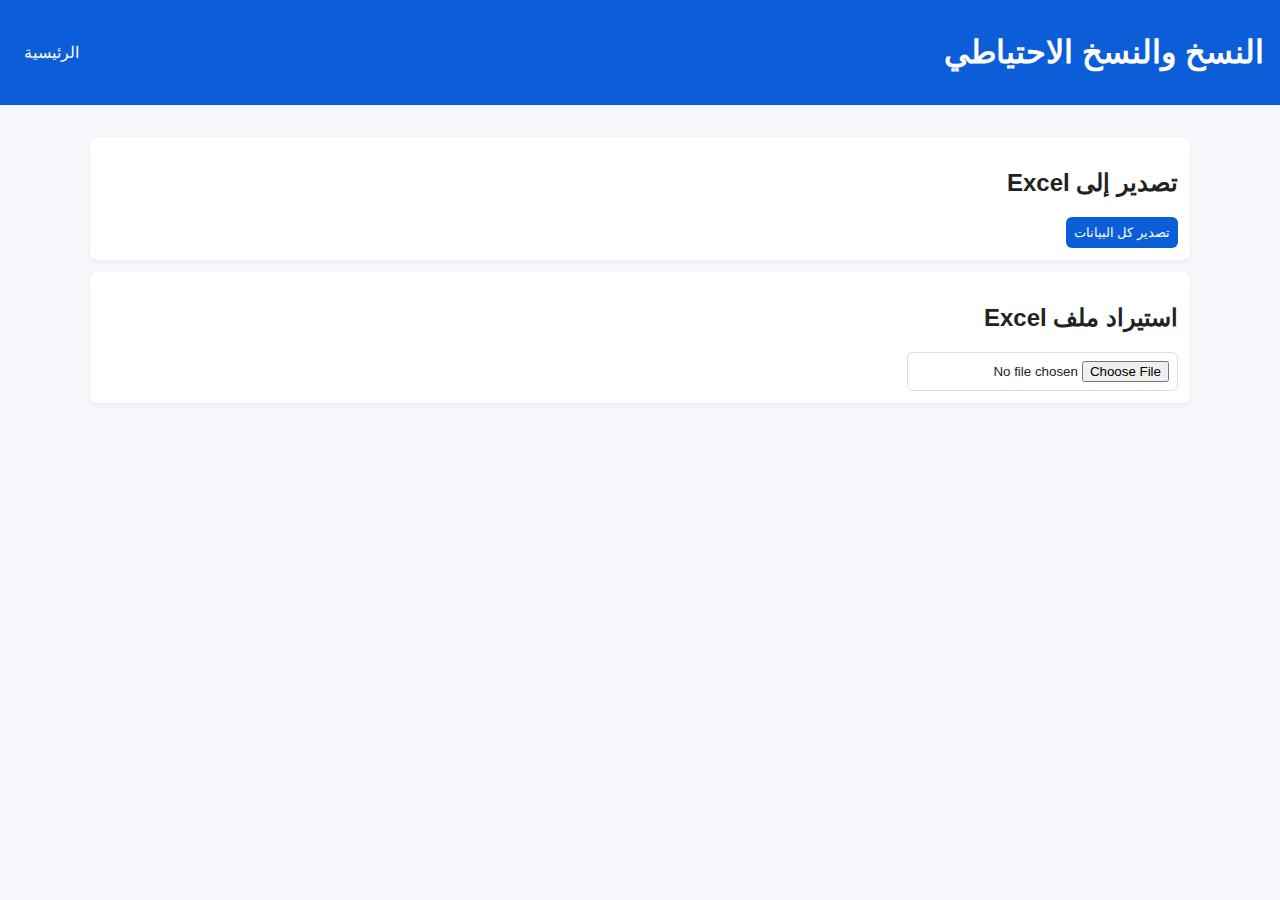
<file: backup.html>
<!doctype html>
<html lang="ar" dir="rtl"><head><meta charset="utf-8"><meta name="viewport" content="width=device-width,initial-scale=1"><title>النسخ والنسخ الاحتياطي</title><link rel="stylesheet" href="assets/style.css"></head>
<body>
  <header class="topbar"><h1>النسخ والنسخ الاحتياطي</h1><nav><a href="index.html">الرئيسية</a></nav></header>
  <main class="container">
    <section class="card">
      <h2>تصدير إلى Excel</h2>
      <button id="exportAll">تصدير كل البيانات</button>
    </section>
    <section class="card">
      <h2>استيراد ملف Excel</h2>
      <input type="file" id="importFile" accept=".xlsx,.xls,.csv">
    </section>
  </main>
  <script src="assets/db.js"></script>
  <script>
    document.getElementById('exportAll').addEventListener('click', async ()=>{
      const names=['clients','flights','visas','workvisas','notifications','activity'];
      const workbook = XLSX.utils.book_new();
      for(const name of names){
        const data = await DB.getAll(name);
        const ws = XLSX.utils.json_to_sheet(data);
        XLSX.utils.book_append_sheet(workbook, ws, name);
      }
      XLSX.writeFile(workbook, 'aman_export.xlsx');
    });

    document.getElementById('importFile').addEventListener('change', async e=>{
      const f = e.target.files[0];
      if(!f) return;
      const data = await f.arrayBuffer();
      const wb = XLSX.read(data);
      for(const sheetName of wb.SheetNames){
        const arr = XLSX.utils.sheet_to_json(wb.Sheets[sheetName]);
        for(const row of arr){
          row.id = row.id || Date.now().toString() + Math.random().toString(36).slice(2,8);
          await DB.add(sheetName, row);
        }
      }
      alert('تم الاستيراد.'); location.reload();
    });
  </script>
</body>
</html>
</file>
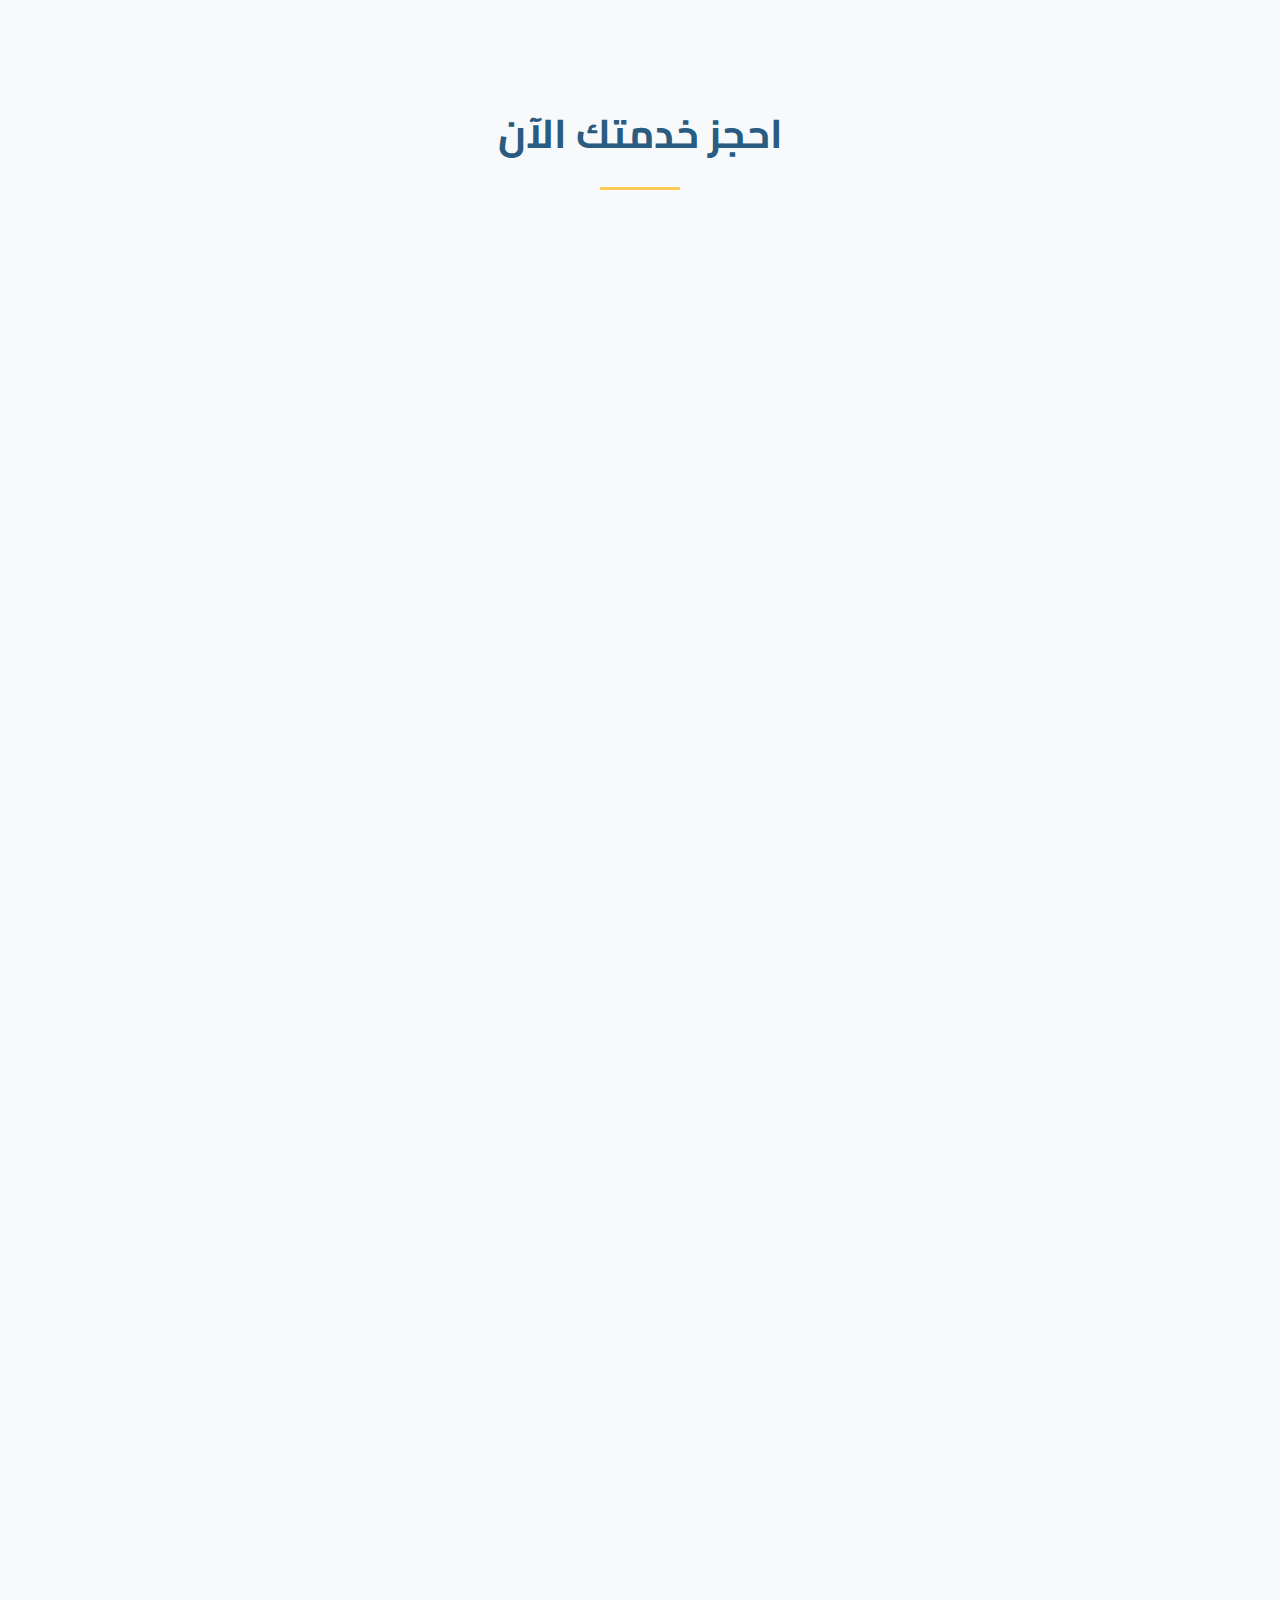
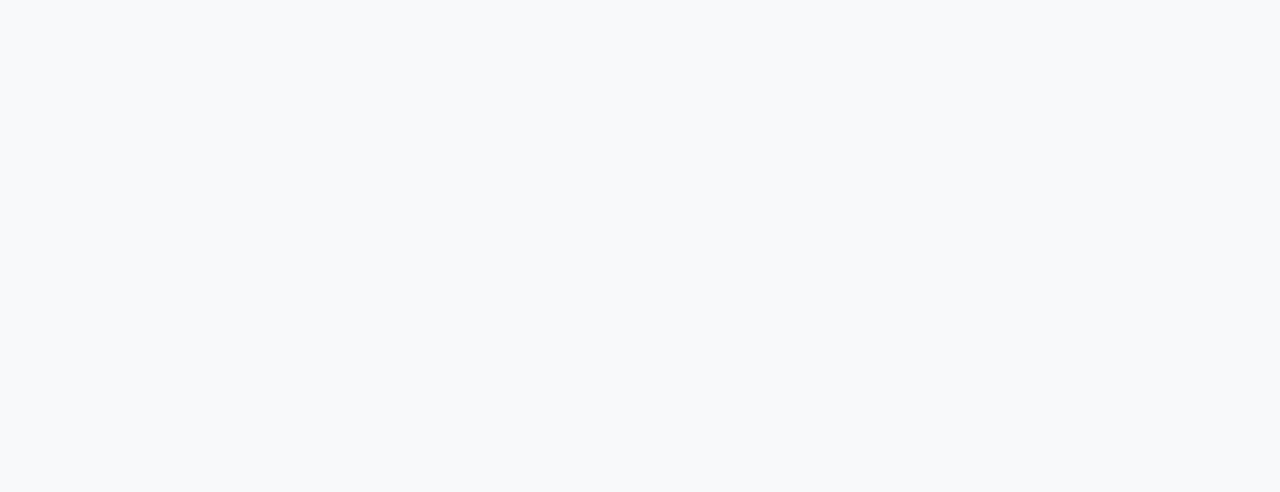
<file: booking.html>
<!DOCTYPE html>
<html lang="ar" dir="rtl">
<head>
    <meta charset="UTF-8">
    <meta name="viewport" content="width=device-width, initial-scale=1.0">
    <title>حجز الخدمات - شركة تنظيف محترفة</title>
    <link href="https://fonts.googleapis.com/css2?family=Cairo:wght@400;600;700&display=swap" rel="stylesheet">
    <link rel="stylesheet" href="https://cdnjs.cloudflare.com/ajax/libs/font-awesome/6.4.0/css/all.min.css">
    <link rel="stylesheet" href="css/main.css">
    <!-- داخل head -->
    <meta name="keywords" content="تنظيف مدارس, تنظيف فنادق, تنظيف مطاعم, شركة تنظيف محترفة"> 
    <style>
        /* أنماط مخصصة للصفحة */
        :root {
            --primary: #2A5C82;
            --secondary: #FFC857;
            --accent: #E63946;
            --text: #333;
            --light-bg: #f8f9fa;
        }

        .booking-section {
            width: 100%;
            max-width: 100vw;
            padding: 4rem 0;
            background: var(--light-bg);
            min-height: 100vh;
        }

        .booking-steps {
            max-width: 1200px;
            margin: 0 auto;
            padding: 2rem;
        }

        .step {
            background: white;
            border-radius: 1.5rem;
            box-shadow: 0 0.5rem 1.5rem rgba(0,0,0,0.1);
            padding: 2.5rem;
            margin-bottom: 2rem;
            opacity: 0;
            transform: translateY(20px);
            animation: fadeIn 0.6s ease forwards;
        }

        @keyframes fadeIn {
            to { opacity: 1; transform: translateY(0); }
        }

        .section-title {
            text-align: center;
            font-size: 2.5rem;
            color: var(--primary);
            margin-bottom: 3rem;
            position: relative;
        }

        .section-title::after {
            content: '';
            display: block;
            width: 80px;
            height: 3px;
            background: var(--secondary);
            margin: 1rem auto;
        }

        .step-title {
            font-size: 1.8rem;
            color: var(--primary);
            margin-bottom: 2rem;
            text-align: center;
        }

        .services-grid {
            display: grid;
            grid-template-columns: repeat(auto-fit, minmax(280px, 1fr));
            gap: 1.5rem;
        }

        .service-card {
            background: white;
            border: 2px solid var(--light-bg);
            border-radius: 1rem;
            padding: 1.5rem;
            transition: all 0.3s ease;
            cursor: pointer;
        }

        .service-card:hover {
            border-color: var(--secondary);
            transform: translateY(-5px);
        }

        .calendar-wrapper {
            background: white;
            border-radius: 1rem;
            padding: 1.5rem;
            margin-bottom: 2rem;
        }

        .calendar-header {
            display: flex;
            justify-content: space-between;
            align-items: center;
            margin-bottom: 1.5rem;
        }

        .current-month {
            font-size: 1.5rem;
            color: var(--primary);
        }

        .calendar-grid {
            display: grid;
            grid-template-columns: repeat(7, 1fr);
            gap: 0.5rem;
        }

        .calendar-day {
            padding: 1rem;
            text-align: center;
            border-radius: 0.5rem;
            background: var(--light-bg);
            cursor: pointer;
            transition: all 0.2s ease;
        }

        .calendar-day:hover {
            background: var(--secondary);
            color: white;
        }

        .time-slots {
            display: grid;
            grid-template-columns: repeat(auto-fit, minmax(120px, 1fr));
            gap: 0.8rem;
        }

        .time-slot {
            padding: 0.8rem;
            text-align: center;
            background: var(--light-bg);
            border-radius: 0.5rem;
            cursor: pointer;
            transition: all 0.2s ease;
        }

        .time-slot.selected {
            background: var(--secondary);
            color: white;
        }

        .confirm-form {
            max-width: 500px;
            margin: 0 auto;
        }

        .form-group {
            margin-bottom: 1.5rem;
        }

        input[type="text"],
        input[type="tel"] {
            width: 100%;
            padding: 1rem;
            border: 2px solid var(--light-bg);
            border-radius: 0.8rem;
            font-size: 1rem;
            transition: border-color 0.3s ease;
        }

        input:focus {
            border-color: var(--primary);
            outline: none;
        }

        .cta-button {
            background: var(--secondary);
            color: white;
            padding: 1.2rem 2.5rem;
            border: none;
            border-radius: 2rem;
            font-size: 1.1rem;
            font-weight: 600;
            cursor: pointer;
            transition: all 0.3s ease;
            display: inline-flex;
            align-items: center;
            gap: 0.8rem;
        }

        .cta-button:hover {
            background: var(--primary);
            transform: translateY(-2px);
        }

        @media (max-width: 768px) {
            .booking-section {
                padding: 2rem 0;
            }

            .step {
                padding: 1.5rem;
            }

            .section-title {
                font-size: 2rem;
            }

            .services-grid {
                grid-template-columns: 1fr;
            }

            .calendar-day {
                padding: 0.8rem;
                font-size: 0.9rem;
            }

            .time-slots {
                grid-template-columns: repeat(2, 1fr);
            }
        }

        @media (max-width: 480px) {
            .calendar-header {
                flex-direction: column;
                gap: 1rem;
            }

            .cta-button {
                width: 100%;
                justify-content: center;
            }
        }
    /* إضافة أيقونات فريدة */
.fa-house { color: #444b94; }
.fa-school { color: #4CAF50; }
.fa-hotel { color: #9C27B0; }
.fa-utensils { color: #FF5722; }



.service-card:nth-child(1) {
    border: 2px solid #121b81; /* Updated border color for the first service card */
}
.service-card:nth-child(2) {
    border: 2px solid #4CAF5050;
}
.service-card:nth-child(3) {
    border: 2px solid #9C27B050;
}
.service-card:nth-child(4) {
    border: 2px solid #FF572250;
}


.service-card:hover {
    box-shadow: 0 0.5rem 1rem rgba(0,0,0,0.15);
}
    @media (max-width: 768px) {
    .service-card {
        padding: 1rem;
    }
    
    .service-icon {
        margin-bottom: 0.5rem;
    }
    
    .service-price {
        font-size: 1.2rem;
    }
}
    </style>
</head>
<body>
    <section class="booking-section">
        <div class="container">
            <div class="booking-steps">
                <h2 class="section-title">احجز خدمتك الآن</h2>

                <!-- الخطوة 1 -->
                <div class="step active" data-step="1">
                    <h3 class="step-title">اختر الخدمة المطلوبة</h3>
                  <!-- داخل قسم الخطوة 1 -->
<div class="services-grid">
    <!-- الخدمة الأصلية -->
    <div class="service-card">
        <div class="service-icon">
            <i class="fas fa-home fa-2x"></i>
        </div>
        <h4>تنظيف المنازل</h4>
        <p>خدمة شاملة لجميع أرجاء المنزل</p>
        <div class="service-price">150 ر.س</div>
    </div>

    <!-- الخدمات الجديدة -->
    <div class="service-card">
        <div class="service-icon">
            <i class="fas fa-school fa-2x"></i>
        </div>
        <h4>تنظيف المدارس</h4>
        <p>تنظيف وتعقيم الفصول والمرافق المدرسية</p>
        <div class="service-price">300 ر.س</div>
    </div>

    <div class="service-card">
        <div class="service-icon">
            <i class="fas fa-hotel fa-2x"></i>
        </div>
        <h4>تنظيف الفنادق</h4>
        <p>خدمات تنظيف متكاملة للغرف والمناطق العامة</p>
        <div class="service-price">500 ر.س</div>
    </div>

    <div class="service-card">
        <div class="service-icon">
            <i class="fas fa-utensils fa-2x"></i>
        </div>
        <h4>تنظيف المطاعم</h4>
        <p>تنظيف المطابخ والطاولات بمعايير صحية عالية</p>
        <div class="service-price">400 ر.س</div>
    </div>
</div>
                </div>

                <!-- الخطوة 2 -->
                <div class="step" data-step="2">
                    <h3 class="step-title">حدد الموعد المناسب</h3>
                    <div class="calendar-wrapper">
                        <div class="calendar-header">
                            <button class="prev-month">
                                <i class="fas fa-chevron-right"></i>
                            </button>
                            <h4 class="current-month">أغسطس 2023</h4>
                            <button class="next-month">
                                <i class="fas fa-chevron-left"></i>
                            </button>
                        </div>
                        <div class="calendar-grid">
                            <!-- سيتم إضافة الأيام عبر الجافاسكريبت -->
                        </div>
                    </div>
                    <div class="time-slots">
                        <!-- سيتم إضافة الأوقات -->
                    </div>
                </div>

                <!-- الخطوة 3 -->
                <div class="step" data-step="3">
                    <h3 class="step-title">تأكيد الحجز</h3>
                    <div class="booking-summary"></div>
                    <form class="confirm-form">
                        <div class="form-group">
                            <input type="text" placeholder="الاسم الكامل" required>
                        </div>
                        <div class="form-group">
                            <input type="tel" placeholder="رقم الهاتف" required>
                        </div>
                        <button type="submit" class="cta-button">
                            تأكيد الحجز
                            <i class="fas fa-check"></i>
                        </button>
                    </form>
                </div>
            </div>
        </div>
    </section>

    <script>
        // إضافة تفاعلية بسيطة
        document.querySelectorAll('.service-card').forEach(card => {
            card.addEventListener('click', () => {
                document.querySelectorAll('.service-card').forEach(c => c.classList.remove('selected'));
                card.classList.add('selected');
            });
        });

        // مثال للتقويم
        function generateCalendar() {
            const calendarGrid = document.querySelector('.calendar-grid');
            for (let i = 1; i <= 31; i++) {
                const day = document.createElement('div');
                day.className = 'calendar-day';
                day.textContent = i;
                calendarGrid.appendChild(day);
            }
        }
        generateCalendar();
    
    // تحديث السكريبت
document.querySelectorAll('.service-card').forEach(card => {
    card.addEventListener('click', function() {
        // إزالة التحديد من جميع البطاقات
        document.querySelectorAll('.service-card').forEach(c => {
            c.classList.remove('selected');
            c.style.borderColor = '';
        });
        
        // تحديد البطاقة المختارة
        this.classList.add('selected');
        
        // إضافة لون الحدود حسب الخدمة
        const iconClass = this.querySelector('i').classList[1];
        const colors = {
            'fa-home': '#2A5C82',
            'fa-school': '#4CAF50',
            'fa-hotel': '#9C27B0',
            'fa-utensils': '#FF5722'
        };
        this.style.borderColor = colors[iconClass];
    });
});
    </script>
</body>
</html>
</file>
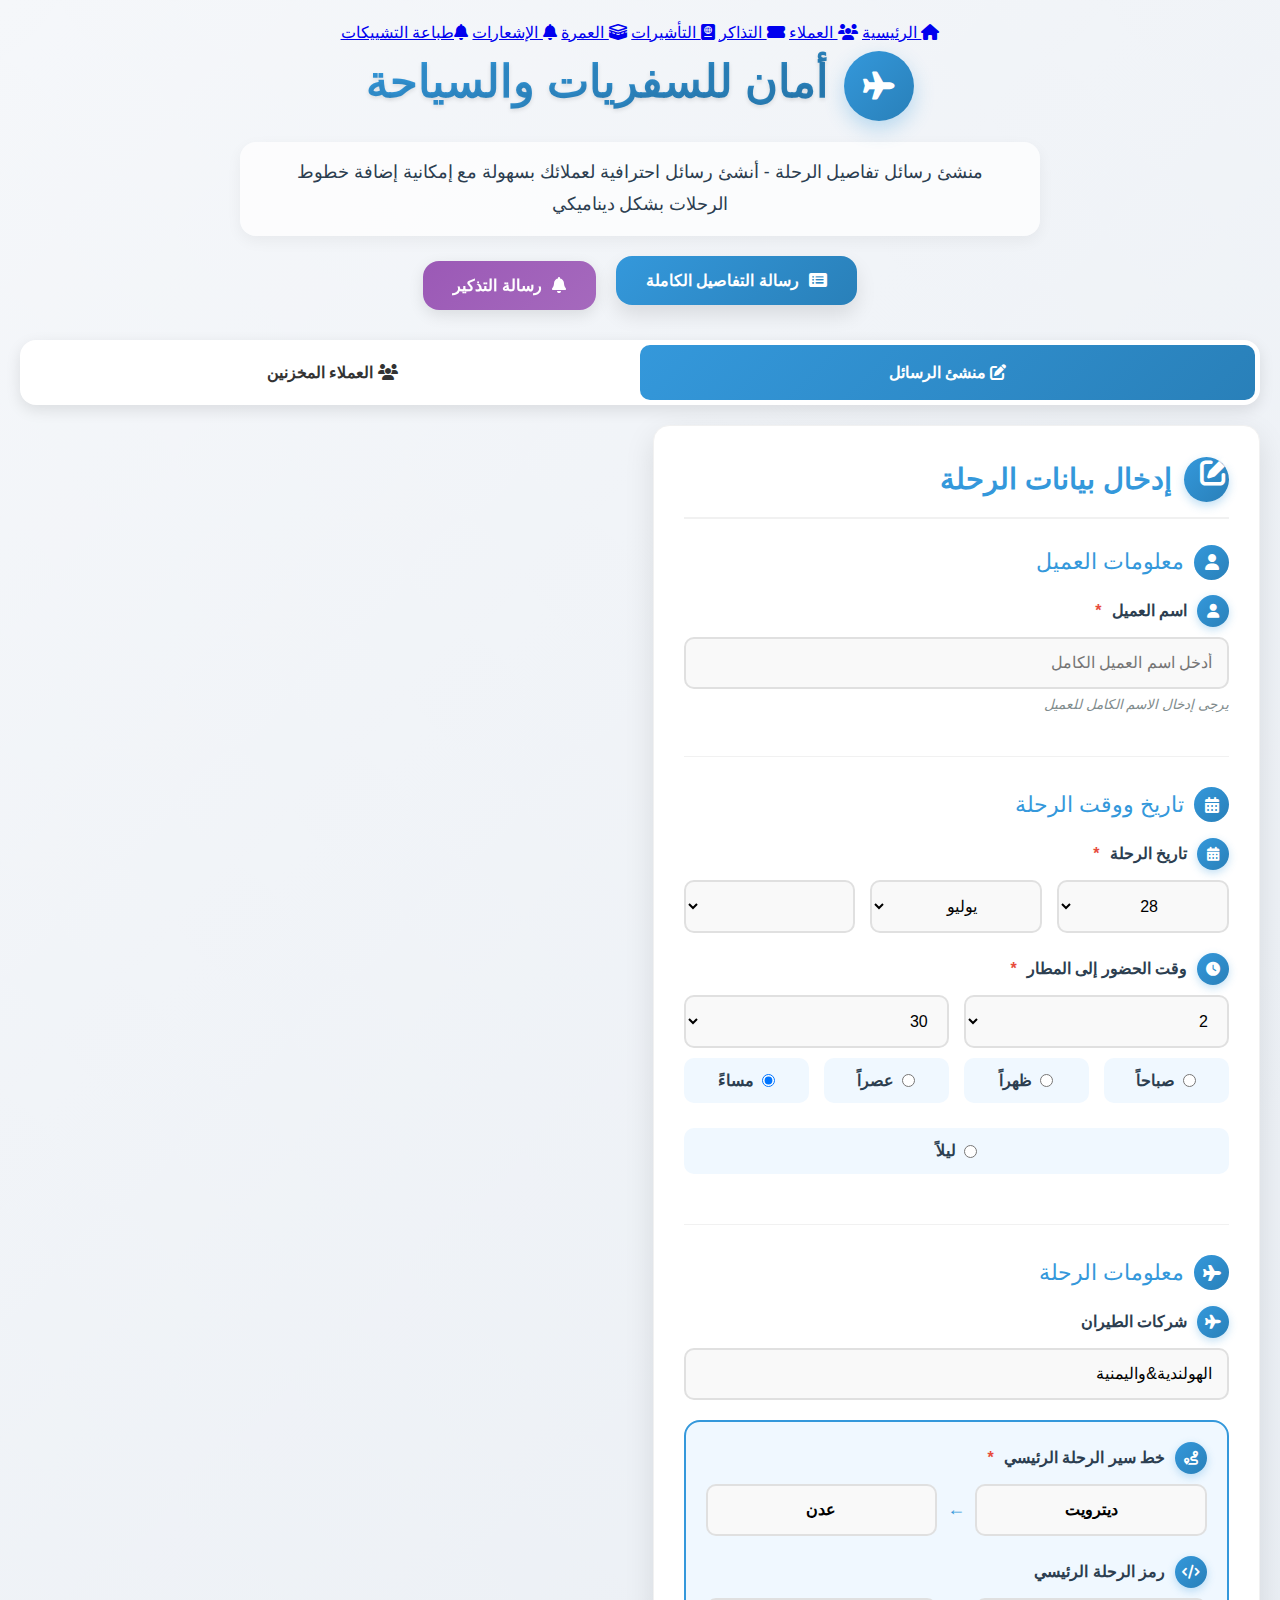
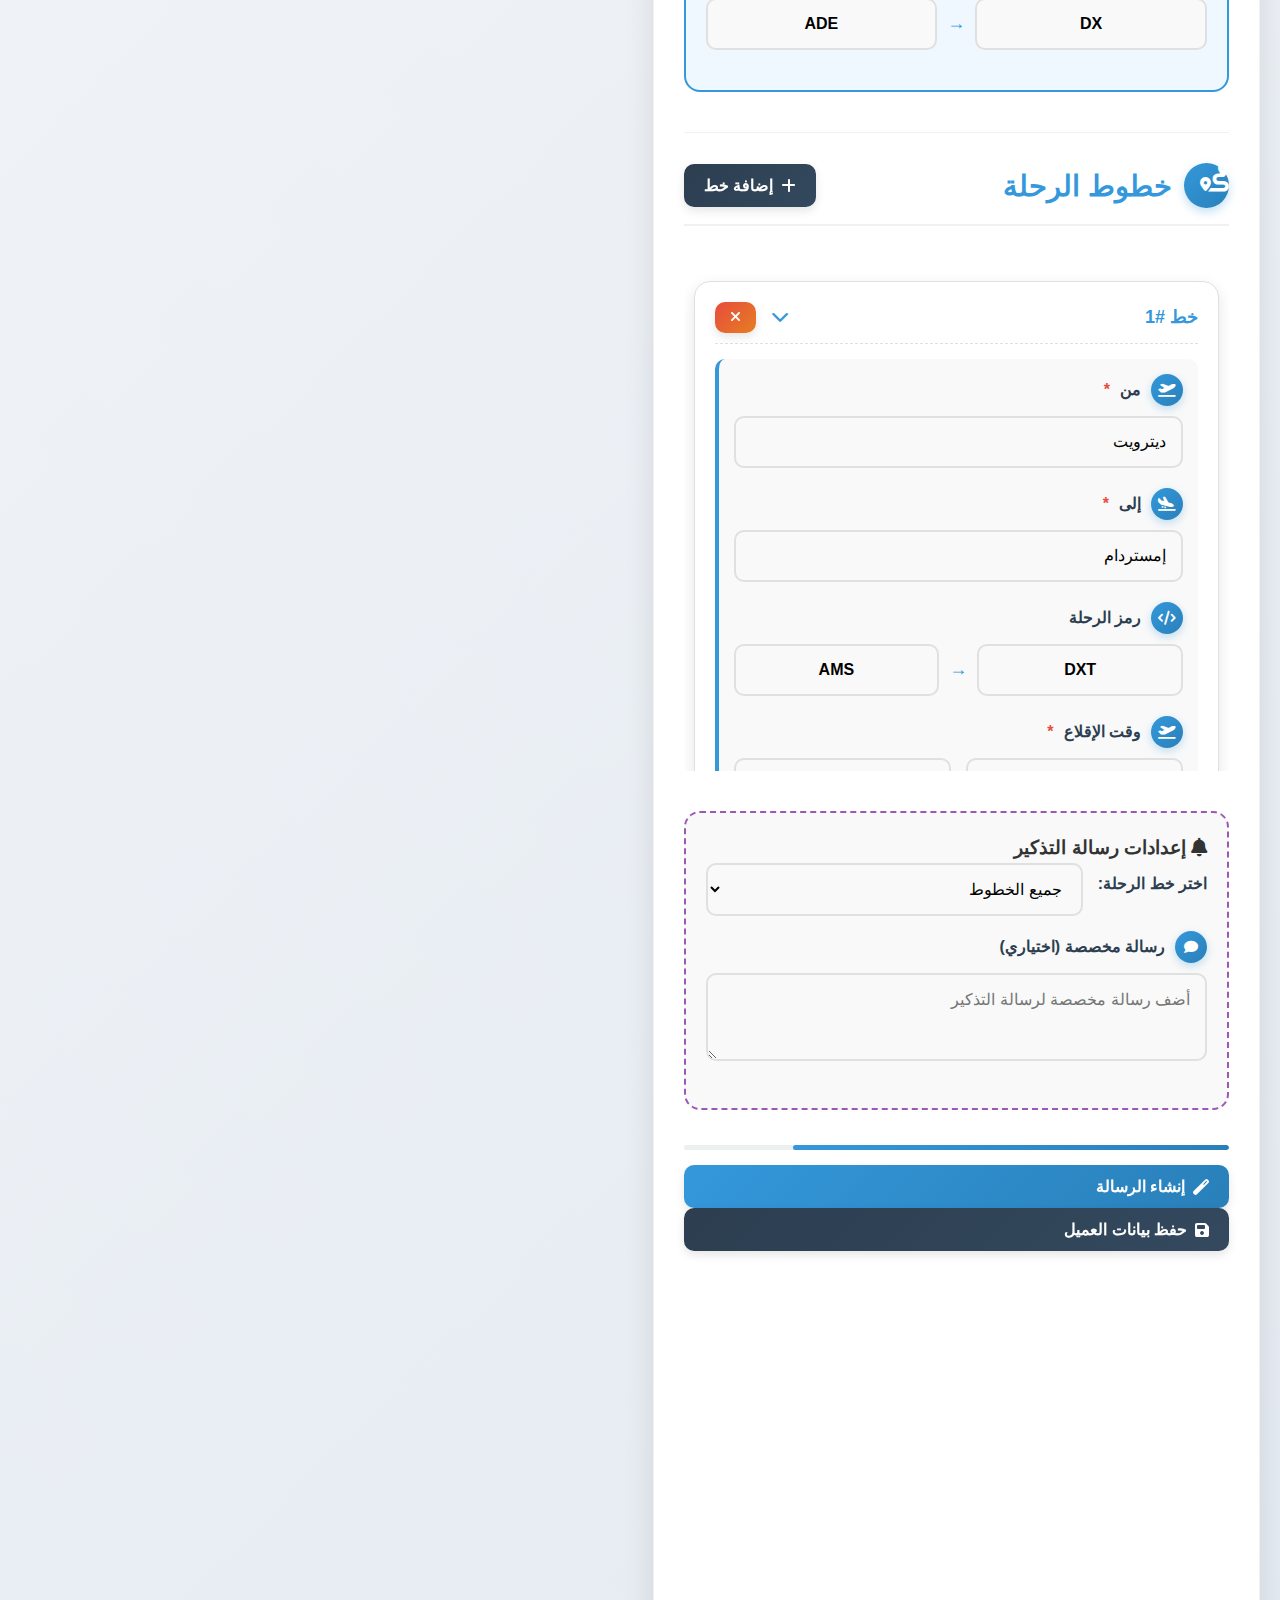
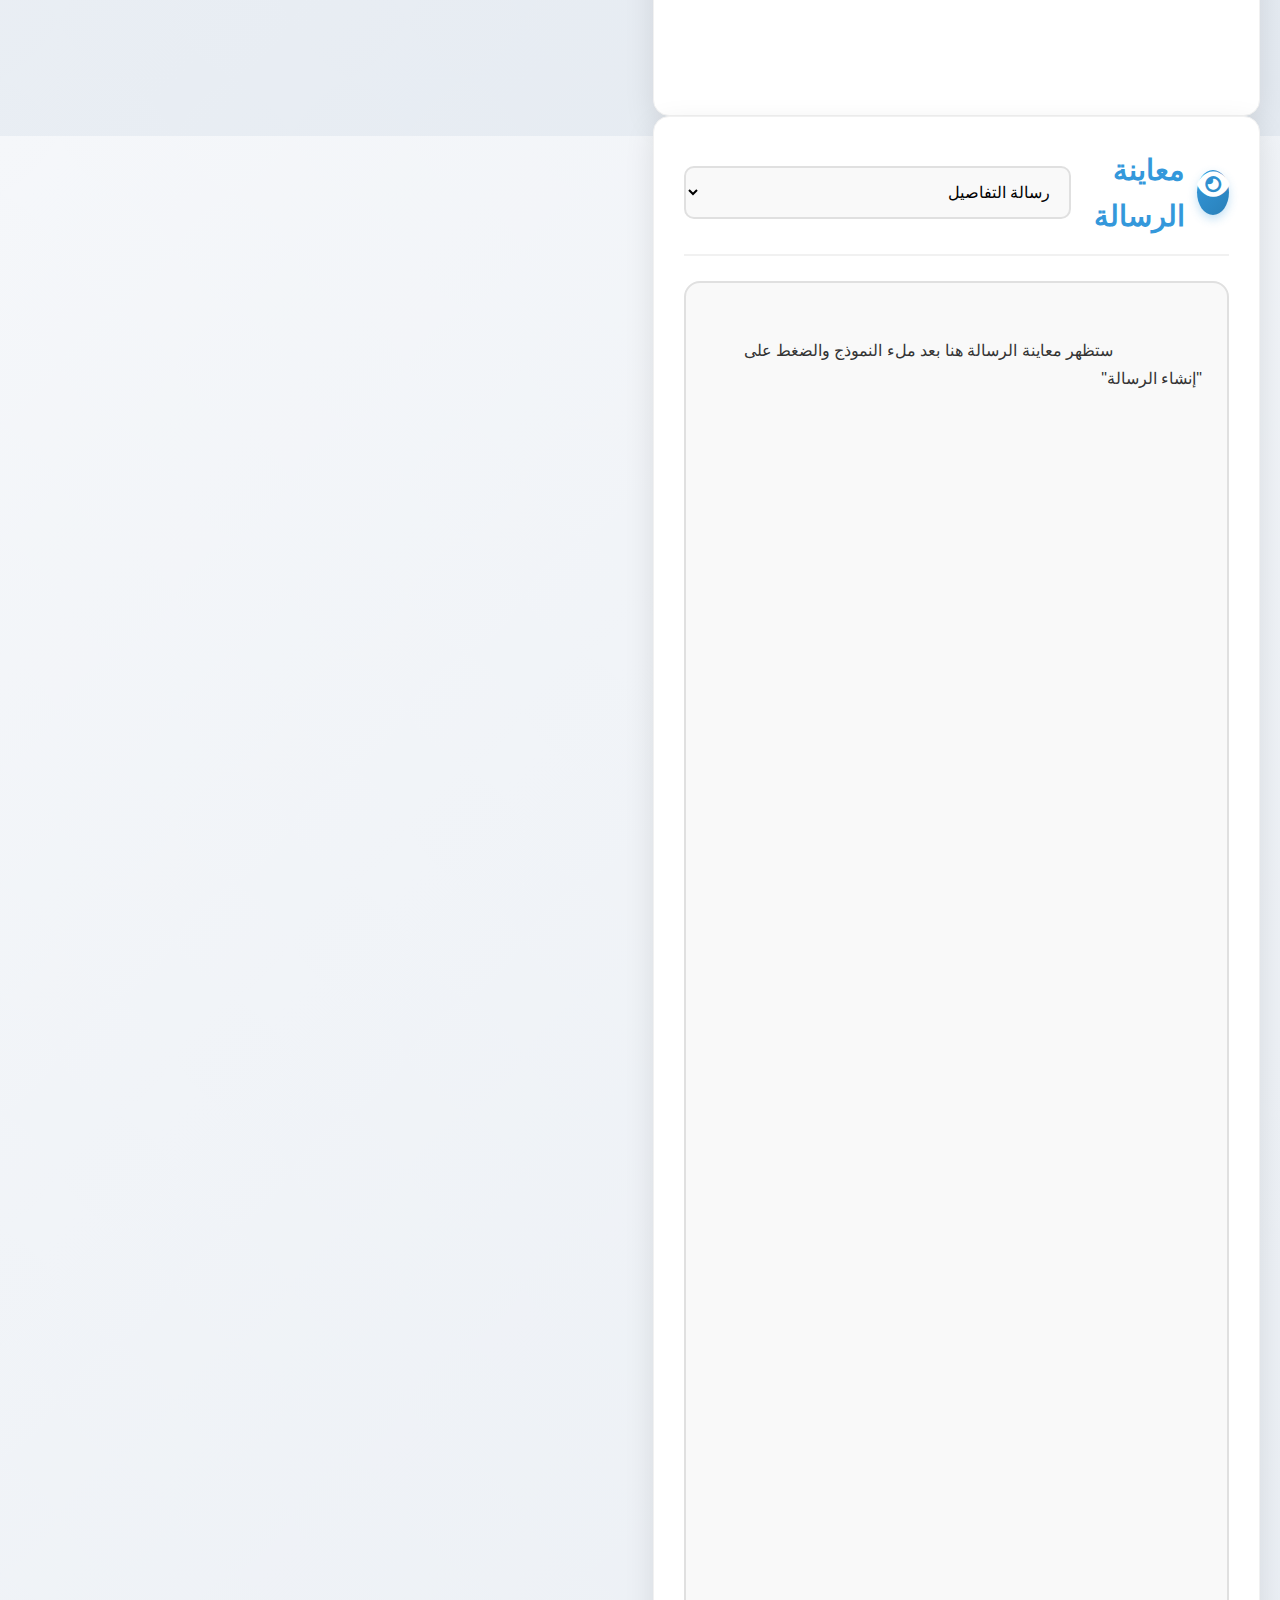
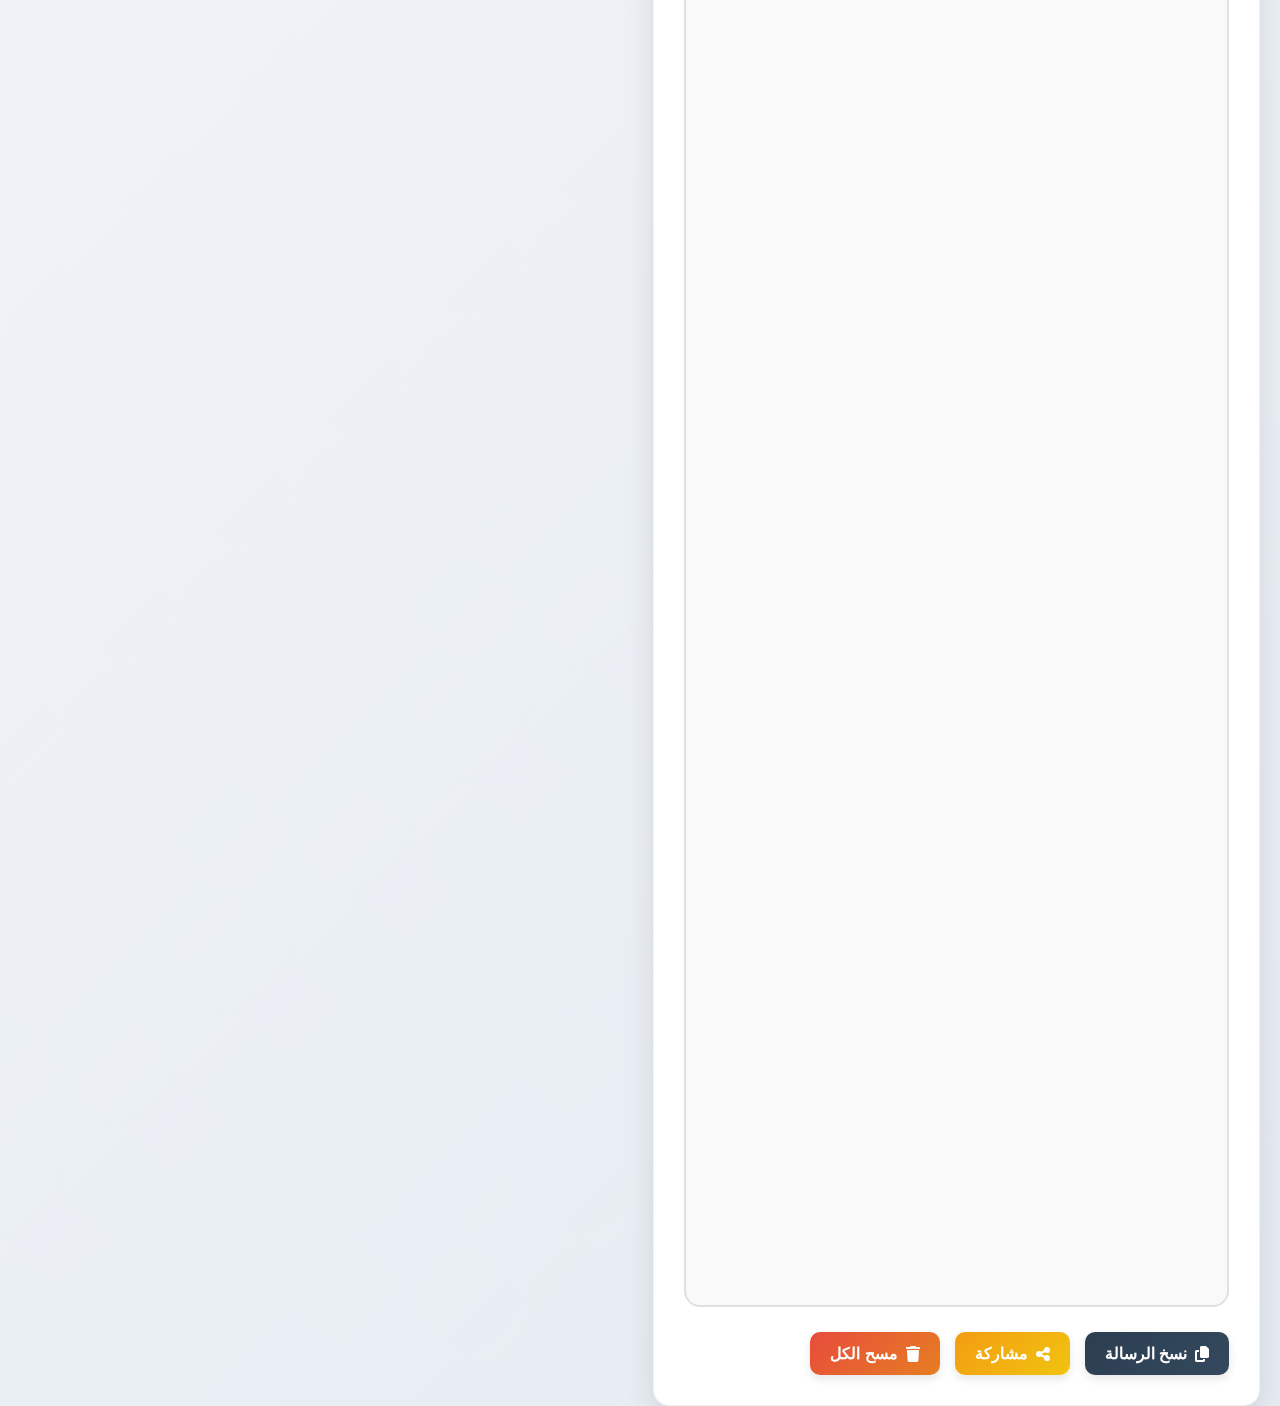
<file: clients.html>
<!DOCTYPE html>
<html lang="ar" dir="rtl">
<head>
    <meta charset="UTF-8">
    <meta name="viewport" content="width=device-width, initial-scale=1.0">
    <title>أمان للسفريات والسياحة - منشئ الرسائل</title>
    <link rel="stylesheet" href="https://cdnjs.cloudflare.com/ajax/libs/font-awesome/6.4.0/css/all.min.css">
    <style>
        /* جميع الأنماط الأصلية تبقى كما هي */
        :root {
            --primary: #3498db;
            --primary-light: #5dade2;
            --primary-dark: #2980b9;
            --secondary: #2c3e50;
            --secondary-light: #34495e;
            --success: #27ae60;
            --success-light: #2ecc71;
            --warning: #f39c12;
            --warning-light: #f1c40f;
            --danger: #e74c3c;
            --danger-light: #e67e22;
            --light: #f5f7fa;
            --light-gray: #ecf0f1;
            --dark: #2c3e50;
            --reminder: #9b59b6;
            --reminder-light: #a569bd;
            --card: #ffffff;
            --text: #333333;
            --text-light: #7f8c8d;
            --border: #e0e0e0;
            --border-light: #f1f1f1;
            --shadow: rgba(0, 0, 0, 0.1);
            --shadow-light: rgba(0, 0, 0, 0.05);
            --radius: 16px;
            --radius-sm: 10px;
            --transition: all 0.3s ease;
            --gradient-primary: linear-gradient(135deg, var(--primary) 0%, var(--primary-dark) 100%);
            --gradient-secondary: linear-gradient(135deg, var(--secondary) 0%, var(--secondary-light) 100%);
            --gradient-reminder: linear-gradient(135deg, var(--reminder) 0%, var(--reminder-light) 100%);
        }
        
        * {
            box-sizing: border-box;
            margin: 0;
            padding: 0;
            font-family: 'Segoe UI', Tahoma, Geneva, Verdana, sans-serif;
        }
        
        body {
            background: linear-gradient(135deg, #f5f7fa 0%, #e4eaf1 100%);
            color: var(--text);
            line-height: 1.6;
            padding: 20px;
            min-height: 100vh;
        }
        
        .app-container {
            max-width: 1400px;
            margin: 0 auto;
            display: grid;
            grid-template-columns: 1fr 1fr;
            gap: 25px;
        }
        
        @media (max-width: 992px) {
            .app-container {
                grid-template-columns: 1fr;
            }
        }
        
        header {
            text-align: center;
            margin-bottom: 30px;
            grid-column: 1 / -1;
        }
        
        .logo {
            display: flex;
            align-items: center;
            justify-content: center;
            gap: 15px;
            margin-bottom: 15px;
        }
        
        .logo-icon {
            background: var(--gradient-primary);
            color: white;
            width: 70px;
            height: 70px;
            border-radius: 50%;
            display: flex;
            align-items: center;
            justify-content: center;
            font-size: 28px;
            box-shadow: 0 8px 20px rgba(52, 152, 219, 0.3);
            transition: var(--transition);
        }
        
        .logo:hover .logo-icon {
            transform: rotate(15deg) scale(1.05);
        }
        
        h1 {
            color: var(--secondary);
            font-size: 2.8rem;
            margin-bottom: 10px;
            background: var(--gradient-primary);
            -webkit-background-clip: text;
            -webkit-text-fill-color: transparent;
            text-shadow: 0 2px 4px rgba(0,0,0,0.1);
        }
        
        .description {
            color: var(--dark);
            font-size: 1.1rem;
            max-width: 800px;
            margin: 0 auto;
            line-height: 1.8;
            background: rgba(255, 255, 255, 0.7);
            padding: 15px 25px;
            border-radius: var(--radius);
            box-shadow: 0 5px 15px var(--shadow-light);
        }
        
        .card {
            background: var(--card);
            border-radius: var(--radius);
            box-shadow: 0 10px 30px var(--shadow);
            padding: 30px;
            height: 100%;
            display: flex;
            flex-direction: column;
            transition: var(--transition);
            border: 1px solid var(--border-light);
        }
        
        .card:hover {
            box-shadow: 0 15px 40px var(--shadow);
            transform: translateY(-5px);
        }
        
        .card-header {
            display: flex;
            justify-content: space-between;
            align-items: center;
            margin-bottom: 25px;
            padding-bottom: 15px;
            border-bottom: 2px solid var(--border-light);
        }
        
        h2 {
            color: var(--primary);
            font-size: 1.8rem;
            display: flex;
            align-items: center;
            gap: 12px;
        }
        
        h2 i {
            background: var(--gradient-primary);
            color: white;
            width: 45px;
            height: 45px;
            border-radius: 50%;
            display: flex;
            align-items: center;
            justify-content: center;
            box-shadow: 0 4px 10px rgba(52, 152, 219, 0.3);
        }
        
        .form-group {
            margin-bottom: 20px;
        }
        
        label {
            display: block;
            margin-bottom: 10px;
            font-weight: 600;
            color: var(--secondary);
            display: flex;
            align-items: center;
            gap: 10px;
        }
        
        .label-icon {
            background: var(--gradient-primary);
            color: white;
            width: 32px;
            height: 32px;
            border-radius: 50%;
            display: flex;
            align-items: center;
            justify-content: center;
            font-size: 14px;
            box-shadow: 0 3px 8px rgba(52, 152, 219, 0.3);
        }
        
        input, select, textarea {
            width: 100%;
            padding: 15px;
            border: 2px solid var(--border);
            border-radius: var(--radius-sm);
            font-size: 16px;
            transition: var(--transition);
            background: #f9f9f9;
        }
        
        input:focus, select:focus, textarea:focus {
            border-color: var(--primary);
            outline: none;
            box-shadow: 0 0 0 3px rgba(52, 152, 219, 0.2);
            background: white;
        }
        
        .input-row {
            display: flex;
            gap: 15px;
            margin-bottom: 15px;
        }
        
        .input-row > div {
            flex: 1;
        }
        
        .time-period {
            display: flex;
            gap: 15px;
            margin-top: 10px;
            flex-wrap: wrap;
        }
        
        .time-option {
            display: flex;
            align-items: center;
            gap: 8px;
            padding: 10px 15px;
            background: #f0f8ff;
            border-radius: var(--radius-sm);
            cursor: pointer;
            transition: var(--transition);
            flex: 1;
            min-width: 100px;
            justify-content: center;
        }
        
        .time-option:hover {
            background: #e1f0ff;
            transform: translateY(-2px);
        }
        
        .time-option input {
            width: auto;
            margin: 0;
        }
        
        .flight-card {
            background: white;
            border-radius: var(--radius);
            padding: 20px;
            margin-bottom: 20px;
            box-shadow: 0 5px 15px var(--shadow);
            border: 1px solid var(--border);
            position: relative;
            transition: var(--transition);
        }
        
        .flight-card:hover {
            box-shadow: 0 8px 25px var(--shadow);
        }
        
        .flight-header {
            display: flex;
            justify-content: space-between;
            align-items: center;
            margin-bottom: 15px;
            padding-bottom: 10px;
            border-bottom: 1px dashed var(--border);
        }
        
        .flight-number {
            font-weight: bold;
            color: var(--primary);
            font-size: 18px;
        }
        
        .flight-actions {
            display: flex;
            gap: 10px;
        }
        
        .btn {
            padding: 12px 20px;
            border: none;
            border-radius: var(--radius-sm);
            font-size: 16px;
            font-weight: 600;
            cursor: pointer;
            transition: var(--transition);
            display: inline-flex;
            align-items: center;
            gap: 8px;
            box-shadow: 0 4px 10px rgba(0,0,0,0.1);
        }
        
        .btn:hover {
            transform: translateY(-2px);
            box-shadow: 0 6px 15px rgba(0,0,0,0.15);
        }
        
        .btn:active {
            transform: translateY(0);
        }
        
        .btn-primary {
            background: var(--gradient-primary);
            color: white;
        }
        
        .btn-success {
            background: var(--gradient-secondary);
            color: white;
        }
        
        .btn-warning {
            background: linear-gradient(135deg, var(--warning) 0%, var(--warning-light) 100%);
            color: white;
        }
        
        .btn-danger {
            background: linear-gradient(135deg, var(--danger) 0%, var(--danger-light) 100%);
            color: white;
        }
        
        .btn-secondary {
            background: var(--gradient-secondary);
            color: white;
        }
        
        .btn-sm {
            padding: 8px 15px;
            font-size: 14px;
        }
        
        .action-buttons {
            display: flex;
            gap: 15px;
            margin-top: 25px;
            flex-wrap: wrap;
        }
        
        .message-preview {
            background: #f9f9f9;
            border: 2px solid var(--border);
            border-radius: var(--radius);
            padding: 25px;
            flex: 1;
            overflow-y: auto;
            white-space: pre-wrap;
            font-size: 16px;
            line-height: 1.8;
            font-family: 'Segoe UI', Tahoma, Geneva, Verdana, sans-serif;
            transition: var(--transition);
        }
        
        .message-preview:focus {
            border-color: var(--primary);
            box-shadow: 0 0 0 3px rgba(52, 152, 219, 0.2);
        }
        
        .success-message {
            background: var(--success);
            color: white;
            padding: 15px;
            border-radius: var(--radius-sm);
            text-align: center;
            margin-top: 20px;
            display: none;
            animation: fadeIn 0.5s;
            box-shadow: 0 4px 10px rgba(39, 174, 96, 0.3);
        }
        
        .flight-route-input {
            display: flex;
            gap: 10px;
            align-items: center;
        }
        
        .flight-route-input input {
            text-align: center;
            font-weight: bold;
        }
        
        .flight-route-input span {
            font-weight: bold;
            color: var(--primary);
            font-size: 18px;
        }
        
        .date-selector {
            display: grid;
            grid-template-columns: repeat(3, 1fr);
            gap: 15px;
        }
        
        .date-selector select {
            text-align: center;
        }
        
        .time-selector {
            display: grid;
            grid-template-columns: 1fr 1fr;
            gap: 15px;
        }
        
        .required::after {
            content: " *";
            color: var(--danger);
        }
        
        .input-hint {
            font-size: 0.85rem;
            color: var(--text-light);
            margin-top: 5px;
            font-style: italic;
        }
        
        @keyframes fadeIn {
            from { opacity: 0; transform: translateY(10px); }
            to { opacity: 1; transform: translateY(0); }
        }
        
        .flight-content {
            background: #f9f9f9;
            padding: 15px;
            border-radius: var(--radius-sm);
            border-left: 4px solid var(--primary);
            transition: var(--transition);
        }
        
        .flights-container {
            margin: 20px 0;
            max-height: 500px;
            overflow-y: auto;
            padding: 10px;
        }
        
        .empty-state {
            text-align: center;
            padding: 30px;
            color: var(--text-light);
            background: #f9f9f9;
            border-radius: var(--radius);
            border: 2px dashed var(--border);
            transition: var(--transition);
        }
        
        .empty-state:hover {
            background: #f0f0f0;
        }
        
        .empty-state i {
            font-size: 48px;
            margin-bottom: 15px;
            color: var(--primary);
        }
        
        .flight-card.collapsed .flight-content {
            display: none;
        }
        
        .toggle-btn {
            background: none;
            border: none;
            color: var(--primary);
            font-size: 18px;
            cursor: pointer;
            padding: 5px;
            transition: var(--transition);
        }
        
        .toggle-btn:hover {
            transform: scale(1.1);
        }
        
        .message-type-selector {
            display: flex;
            justify-content: center;
            margin: 25px 0;
            gap: 20px;
        }
        
        .message-type-btn {
            padding: 15px 30px;
            border: none;
            border-radius: var(--radius);
            font-size: 16px;
            font-weight: 600;
            cursor: pointer;
            transition: var(--transition);
            display: flex;
            align-items: center;
            gap: 10px;
            box-shadow: 0 5px 15px var(--shadow);
        }
        
        .message-type-btn.active {
            transform: translateY(-5px);
            box-shadow: 0 10px 20px var(--shadow);
        }
        
        .detail-btn {
            background: var(--gradient-primary);
            color: white;
        }
        
        .reminder-btn {
            background: var(--gradient-reminder);
            color: white;
        }
        
        .reminder-mode .card-header h2 {
            color: var(--reminder);
        }
        
        .reminder-mode .label-icon {
            background: var(--gradient-reminder);
        }
        
        .reminder-mode input:focus, 
        .reminder-mode select:focus, 
        .reminder-mode textarea:focus {
            border-color: var(--reminder);
            box-shadow: 0 0 0 3px rgba(155, 89, 182, 0.2);
        }
        
        .reminder-mode .btn-primary {
            background: var(--gradient-reminder);
        }
        
        .reminder-options {
            background: #f9f9f9;
            padding: 20px;
            border-radius: var(--radius);
            margin: 20px 0;
            border: 2px dashed var(--reminder);
            transition: var(--transition);
        }
        
        .flight-selector {
            display: flex;
            gap: 15px;
            align-items: center;
            margin-bottom: 15px;
        }
        
        .flight-selector select {
            flex: 1;
        }
        
        .reminder-preview {
            background: white;
            padding: 15px;
            border-radius: var(--radius-sm);
            margin-top: 15px;
            border: 1px solid var(--border);
        }
        
        .main-route {
            background: #f0f8ff;
            padding: 20px;
            border-radius: var(--radius);
            margin: 20px 0;
            border: 2px solid var(--primary);
            transition: var(--transition);
        }
        
        .main-route:hover {
            background: #e8f4ff;
        }
        
        /* أنماط جديدة للواجهة الثانية */
        .clients-container {
            margin: 20px 0;
            max-height: 500px;
            overflow-y: auto;
            padding: 10px;
        }
        
        .client-card {
            background: white;
            border-radius: var(--radius);
            padding: 20px;
            margin-bottom: 20px;
            box-shadow: 0 5px 15px var(--shadow);
            border: 1px solid var(--border);
            position: relative;
            transition: var(--transition);
        }
        
        .client-card:hover {
            transform: translateY(-5px);
            box-shadow: 0 10px 25px var(--shadow);
        }
        
        .client-card.urgent {
            border-left: 6px solid var(--danger);
            animation: pulse 2s infinite;
        }
        
        .client-header {
            display: flex;
            justify-content: space-between;
            align-items: center;
            margin-bottom: 15px;
            padding-bottom: 10px;
            border-bottom: 1px dashed var(--border);
        }
        
        .client-name {
            font-weight: bold;
            color: var(--primary);
            font-size: 18px;
        }
        
        .client-date {
            color: var(--secondary);
            font-size: 14px;
        }
        
        .client-actions {
            display: flex;
            gap: 10px;
            flex-wrap: wrap;
        }
        
        .client-content {
            background: #f9f9f9;
            padding: 15px;
            border-radius: var(--radius-sm);
            border-left: 4px solid var(--primary);
        }
        
        .client-route {
            font-weight: bold;
            margin-bottom: 10px;
            color: var(--secondary);
        }
        
        .client-flight-details {
            margin-top: 10px;
            font-size: 14px;
            color: #555;
        }
        
        .urgent-badge {
            background: var(--danger);
            color: white;
            padding: 5px 10px;
            border-radius: 20px;
            font-size: 12px;
            font-weight: bold;
            margin-left: 10px;
            animation: pulse 1.5s infinite;
        }
        
        @keyframes pulse {
            0% { box-shadow: 0 0 0 0 rgba(231, 76, 60, 0.4); }
            70% { box-shadow: 0 0 0 10px rgba(231, 76, 60, 0); }
            100% { box-shadow: 0 0 0 0 rgba(231, 76, 60, 0); }
        }
        
        .tab-container {
            margin-bottom: 20px;
        }
        
        .tabs {
            display: flex;
            background: white;
            border-radius: var(--radius);
            padding: 5px;
            box-shadow: 0 5px 15px var(--shadow);
            margin-bottom: 20px;
            overflow: hidden;
        }
        
        .tab {
            flex: 1;
            padding: 15px;
            text-align: center;
            cursor: pointer;
            border-radius: var(--radius-sm);
            transition: var(--transition);
            font-weight: 600;
            position: relative;
            overflow: hidden;
        }
        
        .tab:before {
            content: '';
            position: absolute;
            top: 0;
            left: 0;
            width: 100%;
            height: 100%;
            background: var(--gradient-primary);
            opacity: 0;
            transition: var(--transition);
            z-index: 0;
        }
        
        .tab.active:before {
            opacity: 1;
        }
        
        .tab span {
            position: relative;
            z-index: 1;
        }
        
        .tab.active {
            color: white;
        }
        
        .tab-content {
            display: none;
            animation: fadeIn 0.5s;
        }
        
        .tab-content.active {
            display: block;
        }
        
        .notification-badge {
            background: var(--danger);
            color: white;
            border-radius: 50%;
            width: 20px;
            height: 20px;
            display: inline-flex;
            align-items: center;
            justify-content: center;
            font-size: 12px;
            margin-right: 5px;
            animation: pulse 1.5s infinite;
        }
        
        /* تحسينات إضافية للتصميم */
        .form-section {
            margin-bottom: 30px;
            padding-bottom: 20px;
            border-bottom: 1px solid var(--border-light);
        }
        
        .form-section-title {
            font-size: 1.4rem;
            color: var(--primary);
            margin-bottom: 15px;
            display: flex;
            align-items: center;
            gap: 10px;
        }
        
        .form-section-title i {
            background: var(--gradient-primary);
            color: white;
            width: 35px;
            height: 35px;
            border-radius: 50%;
            display: flex;
            align-items: center;
            justify-content: center;
            font-size: 16px;
        }
        
        .loading-spinner {
            display: none;
            width: 40px;
            height: 40px;
            border: 4px solid rgba(52, 152, 219, 0.2);
            border-radius: 50%;
            border-top-color: var(--primary);
            animation: spin 1s ease-in-out infinite;
            margin: 20px auto;
        }
        
        @keyframes spin {
            to { transform: rotate(360deg); }
        }
        
        .tooltip {
            position: relative;
            display: inline-block;
        }
        
        .tooltip .tooltiptext {
            visibility: hidden;
            width: 200px;
            background-color: var(--secondary);
            color: white;
            text-align: center;
            border-radius: var(--radius-sm);
            padding: 10px;
            position: absolute;
            z-index: 1;
            bottom: 125%;
            left: 50%;
            margin-left: -100px;
            opacity: 0;
            transition: opacity 0.3s;
            font-size: 14px;
        }
        
        .tooltip:hover .tooltiptext {
            visibility: visible;
            opacity: 1;
        }
        
        .progress-bar {
            height: 5px;
            background: var(--light-gray);
            border-radius: 10px;
            margin: 15px 0;
            overflow: hidden;
        }
        
        .progress {
            height: 100%;
            background: var(--gradient-primary);
            border-radius: 10px;
            width: 0%;
            transition: width 0.5s ease;
        }
        
        /* تحسينات للاستجابة على الأجهزة المحمولة */
        @media (max-width: 768px) {
            .app-container {
                gap: 15px;
            }
            
            .card {
                padding: 20px;
            }
            
            h1 {
                font-size: 2.2rem;
            }
            
            .description {
                font-size: 1rem;
                padding: 12px 20px;
            }
            
            .message-type-selector {
                flex-direction: column;
                gap: 10px;
            }
            
            .message-type-btn {
                width: 100%;
                justify-content: center;
            }
            
            .input-row {
                flex-direction: column;
                gap: 10px;
            }
            
            .date-selector, .time-selector {
                grid-template-columns: 1fr;
            }
            
            .time-period {
                justify-content: center;
            }
            
            .action-buttons {
                flex-direction: column;
            }
            
            .btn {
                width: 100%;
                justify-content: center;
            }
            
            .flight-route-input {
                flex-direction: column;
                gap: 5px;
            }
            
            .flight-selector {
                flex-direction: column;
                align-items: flex-start;
            }
            
            .client-actions {
                flex-direction: column;
            }
            
            .tabs {
                flex-direction: column;
            }
        }
        
        /* تأثيرات خاصة للتفاعل */
        .ripple {
            position: relative;
            overflow: hidden;
            transform: translate3d(0, 0, 0);
        }
        
        .ripple:after {
            content: "";
            display: block;
            position: absolute;
            width: 100%;
            height: 100%;
            top: 0;
            left: 0;
            pointer-events: none;
            background-image: radial-gradient(circle, #fff 10%, transparent 10.01%);
            background-repeat: no-repeat;
            background-position: 50%;
            transform: scale(10, 10);
            opacity: 0;
            transition: transform .5s, opacity 1s;
        }
        
        .ripple:active:after {
            transform: scale(0, 0);
            opacity: .2;
            transition: 0s;
        }
    </style>
</head>
<body>
    <header>
            <nav>
      <a href="index.html"><i class="fas fa-home"></i> الرئيسية</a>
      <a href="clients.html" class="active"><i class="fas fa-users"></i> العملاء</a>
      <a href="flights.html"><i class="fas fa-ticket-alt"></i> التذاكر</a>
      <a href="visas.html"><i class="fas fa-passport"></i> التأشيرات</a>
      <a href="umrah.html"><i class="fas fa-kaaba"></i> العمرة</a>
      <a href="notifications.html"><i class="fas fa-bell"></i> الإشعارات</a>
                
<a href="r.html"><i class="fas fa-bell"></i>طباعة التشييكات</a>

    </nav>
        <div class="logo">
            <div class="logo-icon">
                <i class="fas fa-plane"></i>
            </div>
            <h1>أمان للسفريات والسياحة</h1>
        </div>
        <p class="description">منشئ رسائل تفاصيل الرحلة - أنشئ رسائل احترافية لعملائك بسهولة مع إمكانية إضافة خطوط الرحلات بشكل ديناميكي</p>
        
        <div class="message-type-selector">
            <button class="message-type-btn detail-btn active ripple" id="detailBtn">
                <i class="fas fa-list-alt"></i> رسالة التفاصيل الكاملة
            </button>
            <button class="message-type-btn reminder-btn ripple" id="reminderBtn">
                <i class="fas fa-bell"></i> رسالة التذكير
            </button>
        </div>
    </header>
    
    <div class="tab-container">
        <div class="tabs">
            <div class="tab active" data-tab="message-creator">
                <span><i class="fas fa-edit"></i> منشئ الرسائل</span>
            </div>
            <div class="tab" data-tab="clients-list">
                <span><i class="fas fa-users"></i> العملاء المخزنين 
                <span class="notification-badge" id="notificationBadge" style="display: none;">0</span></span>
            </div>
        </div>
    </div>
    
    <div class="app-container">
        <!-- تبويب منشئ الرسائل -->
        <div class="tab-content active" id="message-creator">
            <div class="card">
                <div class="card-header">
                    <h2><i class="fas fa-edit"></i> إدخال بيانات الرحلة</h2>
                </div>
                
                <div class="form-section">
                    <div class="form-section-title">
                        <i class="fas fa-user"></i> معلومات العميل
                    </div>
                    
                    <div class="form-group">
                        <label for="clientName" class="required">
                            <span class="label-icon"><i class="fas fa-user"></i></span>
                            اسم العميل
                        </label>
                        <input type="text" id="clientName" placeholder="أدخل اسم العميل الكامل">
                        <div class="input-hint">يرجى إدخال الاسم الكامل للعميل</div>
                    </div>
                </div>
                
                <div class="form-section">
                    <div class="form-section-title">
                        <i class="fas fa-calendar-alt"></i> تاريخ ووقت الرحلة
                    </div>
                    
                    <div class="form-group">
                        <label for="travelDate" class="required">
                            <span class="label-icon"><i class="fas fa-calendar-alt"></i></span>
                            تاريخ الرحلة
                        </label>
                        <div class="date-selector">
                            <select id="day">
                                <option value="">اليوم</option>
                                <!-- سيتم ملء الأيام عبر الجافاسكريبت -->
                            </select>
                            <select id="month">
                                <option value="">الشهر</option>
                                <option value="يناير">يناير</option>
                                <option value="فبراير">فبراير</option>
                                <option value="مارس">مارس</option>
                                <option value="أبريل">أبريل</option>
                                <option value="مايو">مايو</option>
                                <option value="يونيو">يونيو</option>
                                <option value="يوليو">يوليو</option>
                                <option value="أغسطس">أغسطس</option>
                                <option value="سبتمبر">سبتمبر</option>
                                <option value="أكتوبر">أكتوبر</option>
                                <option value="نوفمبر">نوفمبر</option>
                                <option value="ديسمبر">ديسمبر</option>
                            </select>
                            <select id="year">
                                <option value="">السنة</option>
                                <!-- سيتم ملء السنوات عبر الجافاسكريبت -->
                            </select>
                        </div>
                    </div>
                    
                    <div class="form-group">
                        <label for="arrivalTime" class="required">
                            <span class="label-icon"><i class="fas fa-clock"></i></span>
                            وقت الحضور إلى المطار
                        </label>
                        <div class="time-selector">
                            <select id="arrivalHour">
                                <option value="">ساعة</option>
                                <!-- سيتم ملء الساعات عبر الجافاسكريبت -->
                            </select>
                            <select id="arrivalMinute">
                                <option value="">دقيقة</option>
                                <!-- سيتم ملء الدقائق عبر الجافاسكريبت -->
                            </select>
                        </div>
                        <div class="time-period">
                            <label class="time-option">
                                <input type="radio" name="arrivalPeriod" value="صباحاً">
                                صباحاً
                            </label>
                            <label class="time-option">
                                <input type="radio" name="arrivalPeriod" value="ظهراً">
                                ظهراً
                            </label>
                            <label class="time-option">
                                <input type="radio" name="arrivalPeriod" value="عصراً">
                                عصراً
                            </label>
                            <label class="time-option">
                                <input type="radio" name="arrivalPeriod" value="مساءً" checked>
                                مساءً
                            </label>
                            <label class="time-option">
                                <input type="radio" name="arrivalPeriod" value="ليلاً">
                                ليلاً
                            </label>
                        </div>
                    </div>
                </div>
                
                <div class="form-section">
                    <div class="form-section-title">
                        <i class="fas fa-plane"></i> معلومات الرحلة
                    </div>
                    
                    <div class="form-group">
                        <label for="airlines">
                            <span class="label-icon"><i class="fas fa-plane"></i></span>
                            شركات الطيران
                        </label>
                        <input type="text" id="airlines" placeholder="مثال: الهولندية&واليمنية" value="الهولندية&واليمنية">
                    </div>
                    
                    <div class="main-route">
                        <div class="form-group">
                            <label for="mainRoute" class="required">
                                <span class="label-icon"><i class="fas fa-route"></i></span>
                                خط سير الرحلة الرئيسي
                            </label>
                            <div class="flight-route-input">
                                <input type="text" id="mainRouteFrom" placeholder="من" value="ديترويت">
                                <span>←</span>
                                <input type="text" id="mainRouteTo" placeholder="إلى" value="عدن">
                            </div>
                        </div>
                        
                        <div class="form-group">
                            <label for="mainRouteCode">
                                <span class="label-icon"><i class="fas fa-code"></i></span>
                                رمز الرحلة الرئيسي
                            </label>
                            <div class="flight-route-input">
                                <input type="text" id="mainRouteCodeFrom" placeholder="من" value="DX" style="text-align: center;">
                                <span>→</span>
                                <input type="text" id="mainRouteCodeTo" placeholder="إلى" value="ADE" style="text-align: center;">
                            </div>
                        </div>
                    </div>
                </div>
                
                <div class="card-header">
                    <h2><i class="fas fa-route"></i> خطوط الرحلة</h2>
                    <button class="btn btn-success ripple" id="addFlightBtn">
                        <i class="fas fa-plus"></i> إضافة خط
                    </button>
                </div>
                
                <div class="flights-container" id="flightsContainer">
                    <div class="empty-state" id="emptyState">
                        <i class="fas fa-plane-slash"></i>
                        <h3>لا توجد خطوط رحلة مضافة</h3>
                        <p>انقر على زر "إضافة خط" لبدء إضافة خطوط الرحلة</p>
                    </div>
                </div>
                
                <div class="reminder-options" id="reminderOptions">
                    <h3><i class="fas fa-bell"></i> إعدادات رسالة التذكير</h3>
                    
                    <div class="flight-selector">
                        <label>اختر خط الرحلة:</label>
                        <select id="reminderFlightSelector">
                            <option value="all">جميع الخطوط</option>
                        </select>
                    </div>
                    
                    <div class="form-group">
                        <label for="customMessage">
                            <span class="label-icon"><i class="fas fa-comment"></i></span>
                            رسالة مخصصة (اختياري)
                        </label>
                        <textarea id="customMessage" rows="3" placeholder="أضف رسالة مخصصة لرسالة التذكير"></textarea>
                    </div>
                </div>
                
                <div class="progress-bar">
                    <div class="progress" id="formProgress"></div>
                </div>
                
                <button class="btn btn-primary ripple" id="generateBtn">
                    <i class="fas fa-magic"></i> إنشاء الرسالة
                </button>
                
                <button class="btn btn-success ripple" id="saveClientBtn">
                    <i class="fas fa-save"></i> حفظ بيانات العميل
                </button>
                
                <div class="success-message" id="successMessage">
                    <i class="fas fa-check-circle"></i> تم إنشاء الرسالة بنجاح! يمكنك نسخها أو مشاركتها الآن.
                </div>
                
                <div class="loading-spinner" id="loadingSpinner"></div>
            </div>
            
            <div class="card">
                <div class="card-header">
                    <h2><i class="fas fa-eye"></i> معاينة الرسالة</h2>
                    <select id="previewTypeSelector">
                        <option value="detail">رسالة التفاصيل</option>
                        <option value="reminder">رسالة التذكير</option>
                    </select>
                </div>
                
                <div class="message-preview" id="messagePreview" contenteditable="true">
                    ستظهر معاينة الرسالة هنا بعد ملء النموذج والضغط على "إنشاء الرسالة"
                </div>
                
                <div class="action-buttons">
                    <button class="btn btn-success ripple" id="copyBtn">
                        <i class="fas fa-copy"></i> نسخ الرسالة
                    </button>
                    <button class="btn btn-warning ripple" id="shareBtn">
                        <i class="fas fa-share-alt"></i> مشاركة
                    </button>
                    <button class="btn btn-danger ripple" id="resetBtn">
                        <i class="fas fa-trash"></i> مسح الكل
                    </button>
                </div>
            </div>
        </div>
        
        <!-- تبويب العملاء المخزنين -->
        <div class="tab-content" id="clients-list">
            <div class="card">
                <div class="card-header">
                    <h2><i class="fas fa-users"></i> العملاء المخزنين</h2>
                    <button class="btn btn-primary ripple" id="refreshClientsBtn">
                        <i class="fas fa-sync-alt"></i> تحديث القائمة
                    </button>
                </div>
                
                <div class="clients-container" id="clientsContainer">
                    <div class="empty-state" id="clientsEmptyState">
                        <i class="fas fa-users-slash"></i>
                        <h3>لا توجد بيانات عملاء مخزنة</h3>
                        <p>سيتم عرض العملاء المخزنين هنا بعد حفظهم من تبويب منشئ الرسائل</p>
                    </div>
                </div>
            </div>
        </div>
    </div>

    <!-- قالب خط الرحلة (سيتم استنساخه عبر الجافاسكريبت) -->
    <template id="flightTemplate">
        <div class="flight-card" data-flight-id="">
            <div class="flight-header">
                <div class="flight-number">خط #<span class="flight-number-value">1</span></div>
                <div class="flight-actions">
                    <button class="toggle-btn">
                        <i class="fas fa-chevron-down"></i>
                    </button>
                    <button class="btn btn-danger btn-sm remove-flight ripple">
                        <i class="fas fa-times"></i>
                    </button>
                </div>
            </div>
            
            <div class="flight-content">
                <div class="form-group">
                    <label class="required">
                        <span class="label-icon"><i class="fas fa-plane-departure"></i></span>
                        من
                    </label>
                    <input type="text" class="flight-from" placeholder="مثال: ديترويت">
                </div>
                
                <div class="form-group">
                    <label class="required">
                        <span class="label-icon"><i class="fas fa-plane-arrival"></i></span>
                        إلى
                    </label>
                    <input type="text" class="flight-to" placeholder="مثال: إمستردام">
                </div>
                
                <div class="form-group">
                    <label>
                        <span class="label-icon"><i class="fas fa-code"></i></span>
                        رمز الرحلة
                    </label>
                    <div class="flight-route-input">
                        <input type="text" class="flight-code-from" placeholder="من" style="text-align: center;">
                        <span>→</span>
                        <input type="text" class="flight-code-to" placeholder="إلى" style="text-align: center;">
                    </div>
                </div>
                
                <div class="form-group">
                    <label class="required">
                        <span class="label-icon"><i class="fas fa-plane-departure"></i></span>
                        وقت الإقلاع
                    </label>
                    <div class="time-selector">
                        <select class="departure-hour">
                            <option value="">ساعة</option>
                            <!-- سيتم ملء الساعات عبر الجافاسكريبت -->
                        </select>
                        <select class="departure-minute">
                            <option value="">دقيقة</option>
                            <!-- سيتم ملء الدقائق عبر الجافاسكريبت -->
                        </select>
                    </div>
                    <div class="time-period">
                        <label class="time-option">
                            <input type="radio" class="departure-period" name="departure-period-1" value="صباحاً">
                            صباحاً
                        </label>
                        <label class="time-option">
                            <input type="radio" class="departure-period" name="departure-period-1" value="ظهراً">
                            ظهراً
                        </label>
                        <label class="time-option">
                            <input type="radio" class="departure-period" name="departure-period-1" value="عصراً">
                            عصراً
                        </label>
                        <label class="time-option">
                            <input type="radio" class="departure-period" name="departure-period-1" value="مساءً" checked>
                            مساءً
                        </label>
                        <label class="time-option">
                            <input type="radio" class="departure-period" name="departure-period-1" value="ليلاً">
                            ليلاً
                        </label>
                    </div>
                </div>
                
                <div class="form-group">
                    <label class="required">
                        <span class="label-icon"><i class="fas fa-plane-arrival"></i></span>
                        وقت الوصول
                    </label>
                    <div class="time-selector">
                        <select class="arrival-hour">
                            <option value="">ساعة</option>
                            <!-- سيتم ملء الساعات عبر الجافاسكريبت -->
                        </select>
                        <select class="arrival-minute">
                            <option value="">دقيقة</option>
                            <!-- سيتم ملء الدقائق عبر الجافاسكريبت -->
                        </select>
                    </div>
                    <div class="time-period">
                        <label class="time-option">
                            <input type="radio" class="arrival-period" name="arrival-period-1" value="صباحاً" checked>
                            صباحاً
                        </label>
                        <label class="time-option">
                            <input type="radio" class="arrival-period" name="arrival-period-1" value="ظهراً">
                            ظهراً
                        </label>
                        <label class="time-option">
                            <input type="radio" class="arrival-period" name="arrival-period-1" value="عصراً">
                            عصراً
                        </label>
                        <label class="time-option">
                            <input type="radio" class="arrival-period" name="arrival-period-1" value="مساءً">
                            مساءً
                        </label>
                        <label class="time-option">
                            <input type="radio" class="arrival-period" name="arrival-period-1" value="ليلاً">
                            ليلاً
                        </label>
                    </div>
                </div>
                
                <div class="form-group">
                    <label>
                        <span class="label-icon"><i class="fas fa-stopwatch"></i></span>
                        مدة الترانزيت
                    </label>
                    <input type="text" class="transit-time" placeholder="مثال: 6 ساعات و 50 دقيقة">
                </div>
                
                <div class="form-group">
                    <label>
                        <span class="label-icon"><i class="fas fa-suitcase"></i></span>
                        الوزن المسموح 1
                    </label>
                    <input type="text" class="weight-1" placeholder="مثال: 2 حقائب بوزن 23 كجم">
                </div>
                
                <div class="form-group">
                    <label>
                        <span class="label-icon"><i class="fas fa-briefcase"></i></span>
                        الوزن المسموح 2
                    </label>
                    <input type="text" class="weight-2" placeholder="مثال: حقائب المقصورة: قطعة واحدة">
                </div>
            </div>
        </div>
    </template>

    <!-- قالب بطاقة العميل (سيتم استنساخه عبر الجافاسكريبت) -->
    <template id="clientTemplate">
        <div class="client-card" data-client-id="">
            <div class="client-header">
                <div>
                    <span class="client-name"></span>
                    <span class="urgent-badge" style="display: none;">رحلة بعد يومين!</span>
                </div>
                <div class="client-date"></div>
            </div>
            
            <div class="client-content">
                <div class="client-route"></div>
                <div class="client-flight-details"></div>
                
                <div class="client-actions">
                    <button class="btn btn-primary btn-sm preview-message-btn ripple">
                        <i class="fas fa-eye"></i> معاينة الرسالة
                    </button>
                    <button class="btn btn-warning btn-sm edit-client-btn ripple">
                        <i class="fas fa-edit"></i> تعديل
                    </button>
                    <button class="btn btn-success btn-sm copy-reminder-btn ripple">
                        <i class="fas fa-copy"></i> نسخ التذكير
                    </button>
                    <button class="btn btn-danger btn-sm delete-client-btn ripple">
                        <i class="fas fa-trash"></i> حذف
                    </button>
                </div>
            </div>
        </div>
    </template>

    <script>
        // نظام قاعدة البيانات الموحد
        const AmanDB = {
            // تهيئة قاعدة البيانات
            init() {
                if (!localStorage.getItem('aman_database')) {
                    const initialData = {
                        clients: [],
                        flights: [],
                        visas: [],
                        workVisas: [],
                        notifications: [],
                        activity: [
                            { 
                                id: 1, 
                                text: 'تم تثبيت النظام بنجاح', 
                                when: new Date().toLocaleString('ar-EG'),
                                type: 'system'
                            }
                        ],
                        settings: {
                            backupAuto: true,
                            notificationDays: [2, 7, 30],
                            lastBackup: null
                        }
                    };
                    localStorage.setItem('aman_database', JSON.stringify(initialData));
                }
                return this.getDB();
            },

            // الحصول على قاعدة البيانات
            getDB() {
                return JSON.parse(localStorage.getItem('aman_database') || '{}');
            },

            // حفظ قاعدة البيانات
            saveDB(data) {
                localStorage.setItem('aman_database', JSON.stringify(data));
            },

            // الحصول على جميع العناصر في مجموعة
            getAll(collection) {
                const db = this.getDB();
                return db[collection] || [];
            },

            // عد العناصر في مجموعة
            count(collection) {
                const items = this.getAll(collection);
                return items.length;
            },

            // إضافة عنصر جديد
            add(collection, item) {
                const db = this.getDB();
                if (!db[collection]) db[collection] = [];
                item.id = Date.now() + Math.random();
                item.createdAt = new Date().toISOString();
                item.updatedAt = new Date().toISOString();
                db[collection].push(item);
                
                // إضافة نشاط
                if (collection !== 'activity') {
                    const activityText = this.getActivityText(collection, item);
                    db.activity.push({
                        id: Date.now() + Math.random(),
                        text: activityText,
                        when: new Date().toLocaleString('ar-EG'),
                        type: collection
                    });
                }
                
                this.saveDB(db);
                return item;
            },

            // نص النشاط التلقائي
            getActivityText(collection, item) {
                const texts = {
                    clients: `تم إضافة العميل ${item.name || 'جديد'}`,
                    flights: `تم إصدار تذكرة طيران ${item.flightNumber || 'جديدة'}`,
                    visas: `تم تقديم طلب تأشيرة ${item.type || 'جديد'}`,
                    workVisas: `تم تقديم طلب فيزا ${item.visaType || 'جديد'}`,
                    notifications: `تم إنشاء إشعار ${item.title || 'جديد'}`
                };
                return texts[collection] || `تم إضافة عنصر جديد إلى ${collection}`;
            },

            // تحديث عنصر
            update(collection, id, updates) {
                const db = this.getDB();
                if (!db[collection]) return null;
                
                const index = db[collection].findIndex(item => item.id === id);
                if (index !== -1) {
                    db[collection][index] = { 
                        ...db[collection][index], 
                        ...updates,
                        updatedAt: new Date().toISOString()
                    };
                    this.saveDB(db);
                    return db[collection][index];
                }
                return null;
            },

            // حذف عنصر
            delete(collection, id) {
                const db = this.getDB();
                if (!db[collection]) return false;
                
                db[collection] = db[collection].filter(item => item.id !== id);
                this.saveDB(db);
                return true;
            }
        };

        // نظام الإشعارات المتكامل
        const NotificationManager = {
            // التحقق من الرحلات القريبة وإنشاء إشعارات
            checkUpcomingTrips() {
                const clients = AmanDB.getAll('clients');
                const today = new Date();
                let urgentCount = 0;
                
                clients.forEach(client => {
                    if (client.travelDate) {
                        const travelDate = new Date(client.travelDate);
                        const diffTime = travelDate - today;
                        const diffDays = Math.ceil(diffTime / (1000 * 60 * 60 * 24));
                        
                        // إذا كانت الرحلة خلال يومين، أنشئ إشعاراً
                        if (diffDays <= 2 && diffDays >= 0) {
                            urgentCount++;
                            
                            const notification = {
                                id: Date.now() + Math.random(),
                                title: 'رحلة قريبة',
                                message: `رحلة العميل ${client.name} إلى ${client.destination} بعد ${diffDays} يوم`,
                                type: 'urgent',
                                clientId: client.id,
                                relatedTo: 'trip',
                                priority: 'high',
                                createdAt: new Date().toISOString(),
                                read: false,
                                actions: ['viewClient', 'sendReminder']
                            };
                            
                            // التحقق من عدم وجود إشعار مسبق لنفس العميل
                            const existingNotifications = AmanDB.getAll('notifications');
                            const existingNotification = existingNotifications.find(
                                n => n.clientId === client.id && n.type === 'urgent' && n.relatedTo === 'trip'
                            );
                            
                            if (!existingNotification) {
                                AmanDB.add('notifications', notification);
                            }
                        }
                    }
                });
                
                return urgentCount;
            },
            
            // تحديث شارة الإشعارات
            updateNotificationBadge() {
                const urgentCount = this.checkUpcomingTrips();
                const notificationBadge = document.getElementById('notificationBadge');
                
                if (urgentCount > 0) {
                    notificationBadge.textContent = urgentCount;
                    notificationBadge.style.display = 'inline-flex';
                } else {
                    notificationBadge.style.display = 'none';
                }
                
                return urgentCount;
            }
        };

        // الكود الجافاسكريبت الأصلي يبقى كما هو مع التكامل
        document.addEventListener('DOMContentLoaded', function() {
            // تهيئة قاعدة البيانات
            AmanDB.init();
            
            // العناصر الرئيسية
            const generateBtn = document.getElementById('generateBtn');
            const copyBtn = document.getElementById('copyBtn');
            const shareBtn = document.getElementById('shareBtn');
            const resetBtn = document.getElementById('resetBtn');
            const addFlightBtn = document.getElementById('addFlightBtn');
            const saveClientBtn = document.getElementById('saveClientBtn');
            const refreshClientsBtn = document.getElementById('refreshClientsBtn');
            const messagePreview = document.getElementById('messagePreview');
            const successMessage = document.getElementById('successMessage');
            const detailBtn = document.getElementById('detailBtn');
            const reminderBtn = document.getElementById('reminderBtn');
            const flightsContainer = document.getElementById('flightsContainer');
            const clientsContainer = document.getElementById('clientsContainer');
            const emptyState = document.getElementById('emptyState');
            const clientsEmptyState = document.getElementById('clientsEmptyState');
            const flightTemplate = document.getElementById('flightTemplate');
            const clientTemplate = document.getElementById('clientTemplate');
            const reminderFlightSelector = document.getElementById('reminderFlightSelector');
            const previewTypeSelector = document.getElementById('previewTypeSelector');
            const notificationBadge = document.getElementById('notificationBadge');
            const formProgress = document.getElementById('formProgress');
            const loadingSpinner = document.getElementById('loadingSpinner');
            
            // متغيرات التطبيق
            let flightCount = 0;
            let isReminderMode = false;
            let currentClientId = null;
            
            // تهيئة الخيارات للوقت والتاريخ
            function initializeSelectOptions() {
                // تعبئة الأيام (1-31)
                const daySelect = document.getElementById('day');
                daySelect.innerHTML = '<option value="">اليوم</option>';
                for (let i = 1; i <= 31; i++) {
                    const option = document.createElement('option');
                    option.value = i;
                    option.textContent = i;
                    daySelect.appendChild(option);
                }
                
                // تعبئة السنوات (2023-2030)
                const yearSelect = document.getElementById('year');
                yearSelect.innerHTML = '<option value="">السنة</option>';
                const currentYear = new Date().getFullYear();
                for (let i = currentYear; i <= currentYear + 5; i++) {
                    const option = document.createElement('option');
                    option.value = i;
                    option.textContent = i;
                    yearSelect.appendChild(option);
                }
                
                // تعبئة الساعات (1-12)
                const hourSelects = document.querySelectorAll('select[id$="Hour"]');
                hourSelects.forEach(select => {
                    select.innerHTML = '<option value="">ساعة</option>';
                    for (let i = 1; i <= 12; i++) {
                        const option = document.createElement('option');
                        option.value = i;
                        option.textContent = i;
                        select.appendChild(option);
                    }
                });
                
                // تعبئة الدقائق (00-59)
                const minuteSelects = document.querySelectorAll('select[id$="Minute"]');
                minuteSelects.forEach(select => {
                    select.innerHTML = '<option value="">دقيقة</option>';
                    for (let i = 0; i < 60; i++) {
                        const option = document.createElement('option');
                        option.value = i < 10 ? '0' + i : i;
                        option.textContent = i < 10 ? '0' + i : i;
                        select.appendChild(option);
                    }
                });
                
                // تعيين القيم الافتراضية
                document.getElementById('day').value = '28';
                document.getElementById('month').value = 'يوليو';
                document.getElementById('year').value = '2025';
                
                document.getElementById('arrivalHour').value = '2';
                document.getElementById('arrivalMinute').value = '30';
                document.querySelector('input[name="arrivalPeriod"][value="مساءً"]').checked = true;
                
                // تحديث شريط التقدم
                updateProgressBar();
            }
            
            // تحديث شريط التقدم
            function updateProgressBar() {
                let progress = 0;
                const requiredFields = [
                    document.getElementById('clientName'),
                    document.getElementById('day'),
                    document.getElementById('month'),
                    document.getElementById('year'),
                    document.getElementById('arrivalHour'),
                    document.getElementById('arrivalMinute'),
                    document.getElementById('mainRouteFrom'),
                    document.getElementById('mainRouteTo')
                ];
                
                let filledFields = 0;
                requiredFields.forEach(field => {
                    if (field && field.value) filledFields++;
                });
                
                // إضافة التقدم بناءً على عدد خطوط الرحلة
                const flightCards = flightsContainer.querySelectorAll('.flight-card');
                if (flightCards.length > 0) {
                    filledFields += 2; // إضافة نقاط إضافية لوجود خطوط رحلة
                }
                
                progress = Math.min(100, (filledFields / (requiredFields.length + 2)) * 100);
                formProgress.style.width = `${progress}%`;
            }
            
            // دالة جديدة: حساب اليوم من التاريخ المدخل
            function calculateDayName(day, month, year) {
                const monthNames = {
                    "يناير": 0, "فبراير": 1, "مارس": 2, "أبريل": 3,
                    "مايو": 4, "يونيو": 5, "يوليو": 6, "أغسطس": 7,
                    "سبتمبر": 8, "أكتوبر": 9, "نوفمبر": 10, "ديسمبر": 11
                };
                
                const dayNames = {
                    0: "الأحد",
                    1: "الاثنين",
                    2: "الثلاثاء",
                    3: "الأربعاء",
                    4: "الخميس",
                    5: "الجمعة",
                    6: "السبت"
                };
                
                if (day && month && year && monthNames[month] !== undefined) {
                    const date = new Date(year, monthNames[month], day);
                    return dayNames[date.getDay()];
                }
                return "الأربعاء"; // القيمة الافتراضية
            }
            
            // إضافة خط رحلة جديد
            function addFlight() {
                flightCount++;
                emptyState.style.display = 'none';
                
                const flightElement = flightTemplate.content.cloneNode(true);
                const flightCard = flightElement.querySelector('.flight-card');
                flightCard.setAttribute('data-flight-id', flightCount);
                
                // تعيين رقم الخط
                flightElement.querySelector('.flight-number-value').textContent = flightCount;
                
                // تعبئة خيارات الوقت للخط الجديد
                const departureHour = flightElement.querySelector('.departure-hour');
                const departureMinute = flightElement.querySelector('.departure-minute');
                const arrivalHour = flightElement.querySelector('.arrival-hour');
                const arrivalMinute = flightElement.querySelector('.arrival-minute');
                
                // تعبئة الساعات
                for (let i = 1; i <= 12; i++) {
                    const option = document.createElement('option');
                    option.value = i;
                    option.textContent = i;
                    departureHour.appendChild(option.cloneNode(true));
                    arrivalHour.appendChild(option.cloneNode(true));
                }
                
                // تعبئة الدقائق
                for (let i = 0; i < 60; i++) {
                    const option = document.createElement('option');
                    option.value = i < 10 ? '0' + i : i;
                    option.textContent = i < 10 ? '0' + i : i;
                    departureMinute.appendChild(option.cloneNode(true));
                    arrivalMinute.appendChild(option.cloneNode(true));
                }
                
                // تعيين قيم افتراضية للخط الأول
                if (flightCount === 1) {
                    flightElement.querySelector('.flight-from').value = 'ديترويت';
                    flightElement.querySelector('.flight-to').value = 'إمستردام';
                    flightElement.querySelector('.flight-code-from').value = 'DXT';
                    flightElement.querySelector('.flight-code-to').value = 'AMS';
                    departureHour.value = '6';
                    departureMinute.value = '30';
                    flightElement.querySelector('.departure-period[value="مساءً"]').checked = true;
                    arrivalHour.value = '8';
                    arrivalMinute.value = '15';
                    flightElement.querySelector('.arrival-period[value="صباحاً"]').checked = true;
                    flightElement.querySelector('.transit-time').value = '6 ساعات و 50 دقيقة';
                    flightElement.querySelector('.weight-1').value = '2 حقائب بوزن 23 كجم (50 رطلاً) لكل منهما';
                    flightElement.querySelector('.weight-2').value = 'حقائب المقصورة: للبالغين، قطعة واحدة';
                } 
                // تعيين قيم افتراضية للخط الثاني
                else if (flightCount === 2) {
                    flightElement.querySelector('.flight-from').value = 'إمستردام';
                    flightElement.querySelector('.flight-to').value = 'الرياض';
                    flightElement.querySelector('.flight-code-from').value = 'AMS';
                    flightElement.querySelector('.flight-code-to').value = 'RUH';
                    departureHour.value = '3';
                    departureMinute.value = '05';
                    flightElement.querySelector('.departure-period[value="عصراً"]').checked = true;
                    arrivalHour.value = '10';
                    arrivalMinute.value = '15';
                    flightElement.querySelector('.arrival-period[value="ليلاً"]').checked = true;
                    flightElement.querySelector('.transit-time').value = '3 ساعة و 15 دقيقة';
                    flightElement.querySelector('.weight-1').value = '2 حقائب بوزن 23 كيلو.(50رطل)';
                    flightElement.querySelector('.weight-2').value = '1 حقيبة يد بوزن 12 كيلو.(26رطل)';
                }
                // تعيين قيم افتراضية للخط الثالث
                else {
                    flightElement.querySelector('.flight-from').value = 'الرياض';
                    flightElement.querySelector('.flight-to').value = 'عدن';
                    flightElement.querySelector('.flight-code-from').value = 'RUH';
                    flightElement.querySelector('.flight-code-to').value = 'ADE';
                    departureHour.value = '1';
                    departureMinute.value = '30';
                    flightElement.querySelector('.departure-period[value="صباحاً"]').checked = true;
                    arrivalHour.value = '3';
                    arrivalMinute.value = '30';
                    flightElement.querySelector('.arrival-period[value="فجراً"]').checked = true;
                    flightElement.querySelector('.weight-1').value = 'لايوجد معلومات';
                    flightElement.querySelector('.weight-2').value = '';
                }
                
                // إضافة حدث لحذف الخط
                flightElement.querySelector('.remove-flight').addEventListener('click', function() {
                    flightCard.remove();
                    flightCount--;
                    
                    if (flightCount === 0) {
                        emptyState.style.display = 'block';
                    }
                    
                    // إعادة ترقيم الخطوط
                    renumberFlights();
                    updateReminderFlightSelector();
                    updateProgressBar();
                });
                
                // إضافة حدث للطي/الفرد
                flightElement.querySelector('.toggle-btn').addEventListener('click', function() {
                    flightCard.classList.toggle('collapsed');
                    
                    const icon = this.querySelector('i');
                    if (flightCard.classList.contains('collapsed')) {
                        icon.classList.remove('fa-chevron-down');
                        icon.classList.add('fa-chevron-up');
                    } else {
                        icon.classList.remove('fa-chevron-up');
                        icon.classList.add('fa-chevron-down');
                    }
                });
                
                // إضافة أحداث لتحديث شريط التقدم
                const flightInputs = flightElement.querySelectorAll('input, select');
                flightInputs.forEach(input => {
                    input.addEventListener('input', updateProgressBar);
                    input.addEventListener('change', updateProgressBar);
                });
                
                flightsContainer.appendChild(flightElement);
                updateReminderFlightSelector();
                updateProgressBar();
            }
            
            // إعادة ترقيم الخطوط بعد الحذف
            function renumberFlights() {
                const flightCards = flightsContainer.querySelectorAll('.flight-card');
                flightCards.forEach((card, index) => {
                    card.querySelector('.flight-number-value').textContent = index + 1;
                });
            }
            
            // تحديث قائمة اختيار الخط لرسالة التذكير
            function updateReminderFlightSelector() {
                reminderFlightSelector.innerHTML = '<option value="all">جميع الخطوط</option>';
                
                const flightCards = flightsContainer.querySelectorAll('.flight-card');
                flightCards.forEach((card, index) => {
                    const from = card.querySelector('.flight-from').value || `خط ${index + 1}`;
                    const to = card.querySelector('.flight-to').value || ``;
                    const option = document.createElement('option');
                    option.value = index;
                    option.textContent = `خط ${index + 1}: ${from} ← ${to}`;
                    reminderFlightSelector.appendChild(option);
                });
            }
            
            // إنشاء الرسالة
            function generateMessage() {
                // إظهار مؤشر التحميل
                loadingSpinner.style.display = 'block';
                
                setTimeout(() => {
                    const clientName = document.getElementById('clientName').value || "عمر صـلاح الحـالمي";
                    
                    // جمع بيانات التاريخ
                    const day = document.getElementById('day').value;
                    const month = document.getElementById('month').value;
                    const year = document.getElementById('year').value;
                    const travelDate = day && month && year ? `${day} ${month} ${year}م` : "28 يوليو 2025م";
                    
                    // حساب اليوم تلقائياً من التاريخ المدخل
                    const dayName = calculateDayName(day, month, year);
                    
                    // جمع بيانات وقت الحضور
                    const arrivalHour = document.getElementById('arrivalHour').value;
                    const arrivalMinute = document.getElementById('arrivalMinute').value;
                    const arrivalPeriod = document.querySelector('input[name="arrivalPeriod"]:checked')?.value || "مساءً";
                    const arrivalTime = arrivalHour && arrivalMinute ? `${arrivalHour}:${arrivalMinute} ${arrivalPeriod}` : "2:30 مساءً";
                    
                    // جمع بيانات الخط الرئيسي
                    const mainRouteFrom = document.getElementById('mainRouteFrom').value || "ديترويت";
                    const mainRouteTo = document.getElementById('mainRouteTo').value || "عدن";
                    const mainRouteCodeFrom = document.getElementById('mainRouteCodeFrom').value || "DX";
                    const mainRouteCodeTo = document.getElementById('mainRouteCodeTo').value || "ADE";
                    const mainRouteCode = `${mainRouteCodeFrom}→${mainRouteCodeTo}`;
                    
                    const airlines = document.getElementById('airlines').value || "الهولندية&واليمنية";
                    const customMessage = document.getElementById('customMessage').value || "";
                    
                    // تحديد نوع المعاينة
                    const previewType = previewTypeSelector.value;
                    
                    if (previewType === "reminder") {
                        // إنشاء رسالة التذكير
                        const selectedFlightIndex = reminderFlightSelector.value;
                        let flightDetails = "";
                        
                        if (selectedFlightIndex === "all") {
                            // رسالة تذكير لجميع الخطوط
                            flightDetails = `خــــط🛫 *(${mainRouteFrom}←${mainRouteTo})*`;
                        } else {
                            // رسالة تذكير لخط محدد
                            const flightCards = flightsContainer.querySelectorAll('.flight-card');
                            const selectedFlight = flightCards[selectedFlightIndex];
                            
                            if (selectedFlight) {
                                const from = selectedFlight.querySelector('.flight-from').value || "مدينة المغادرة";
                                const to = selectedFlight.querySelector('.flight-to').value || "مدينة الوصول";
                                flightDetails = `خــــط🛫 *(${from}←${to})*`;
                            } else {
                                flightDetails = `خــــط🛫 *(${mainRouteFrom}←${mainRouteTo})*`;
                            }
                        }
                        
                        const message = `عميلنا الكريم ${clientName}🌹

🔻 *هذا الاشعار لتذكيرك*⏰

    *بأن رحلتك*
🗓 بتاريخ غـداً *${travelDate}* 
      (حسب توقيت اليمن)

${flightDetails}

> على طيران ${airlines} حسب التفاصيل المرسله لكم سابقًا🌹

💥يرجـى التوجــه للمطار قبل موعد الرحـــلة بـ أربـع سـاعات أي الساعة *${arrivalTime}*

${customMessage ? customMessage + '\n' : ''}
*مــــــــلاحظـة:*❗
> يـرجـــــى مراجعـــة تفــاصيـل الحـجـــز جيداً، والتقـيد بالتعليمات،وكذلك التأكـد من وثـائـق الســـــــفر.
➖➖➖➖➖➖➖➖
_فريق الدعـــم والمســاعدة_
*يتمنى لكم رحـــــلة آمنـه وسعيـده*🛫

شكراً لإختياركم *امان للسفريات والسياحة* 
*سعدنا بخدمتكم*`;

                        messagePreview.textContent = message;
                    } else {
                        // إنشاء رسالة التفاصيل الكاملة
                        // جمع بيانات خطوط الرحلة
                        let flightDetails = "";
                        const flightCards = flightsContainer.querySelectorAll('.flight-card');
                        
                        flightCards.forEach((card, index) => {
                            const flightNumber = index + 1;
                            const from = card.querySelector('.flight-from').value || "مدينة المغادرة";
                            const to = card.querySelector('.flight-to').value || "مدينة الوصول";
                            const codeFrom = card.querySelector('.flight-code-from').value || "XXX";
                            const codeTo = card.querySelector('.flight-code-to').value || "YYY";
                            const flightCode = `${codeFrom}→${codeTo}`;
                            
                            const departureHour = card.querySelector('.departure-hour').value;
                            const departureMinute = card.querySelector('.departure-minute').value;
                            const departurePeriod = card.querySelector('.departure-period:checked')?.value || "مساءً";
                            const departureTime = departureHour && departureMinute ? `${departureHour}:${departureMinute} ${departurePeriod}` : "00:00 مساءً";
                            
                            const arrivalHour = card.querySelector('.arrival-hour').value;
                            const arrivalMinute = card.querySelector('.arrival-minute').value;
                            const arrivalPeriod = card.querySelector('.arrival-period:checked')?.value || "صباحاً";
                            const arrivalTime = arrivalHour && arrivalMinute ? `${arrivalHour}:${arrivalMinute} ${arrivalPeriod}` : "00:00 صباحاً";
                            
                            const transitTime = card.querySelector('.transit-time').value || "0 ساعات";
                            const weight1 = card.querySelector('.weight-1').value || "لايوجد معلومات";
                            const weight2 = card.querySelector('.weight-2').value || "";
                            
                            flightDetails += `\n> ${flightNumber}${flightNumber === 1 ? '①' : flightNumber === 2 ? '②' : '③'} الخـط ${flightNumber === 1 ? 'الأول' : flightNumber === 2 ? 'الـثـانـــي' : 'الثالث'} :
> *${from}←${to}-(${flightCode})*`;

                            if (weight1 || weight2) {
                                flightDetails += `\n> *🎒الـوزن المسموح:*`;
                                if (weight1) flightDetails += `\n- ${weight1}`;
                                if (weight2) flightDetails += `\n- ${weight2}`;
                            }

                            flightDetails += `\n\n> ⏰ *توقيـت الرحــلة*: 
_🛫 الاقــلاع: *${departureTime}* من ${from}._

_🛬 الوصـول: *${arrivalTime}* إلى ${to}._`;

                            if (transitTime && index < flightCards.length - 1) {
                                flightDetails += `\n\n⏳ *ترانزيت في ${to} ${transitTime}*`;
                                flightDetails += `\n> •✈-----------------✈•\n`;
                            }
                        });
                        
                        // إنشاء نص الرسالة
                        const message = `عميلنا العـزيز ...💼🤵‍♂
> ${clientName}✓

> 📄إليكم تفـاصـيل رحلتـكم القـادمـة بـإذن الله والمقررة يوم ${dayName} تـأريخ ${travelDate}.

      *💥 تنـبـــــــــــيـه هــام⚠️*
يرجـى حضوركم إلى المطـار يوم ${dayName} تأريخ ${travelDate.replace('م', '')}م على *الســـــاعـة: ${arrivalTime}*‼️🚸
_*•(قبل الرحــــلة بـ اربع ســـاعات)•*_

📃تفـــاصــيل رحــلة الذهاب🔻
➖️➖️➖️➖️➖️➖️➖️➖
✈️ *على طـيران* : ${airlines}.
🗓 *التاريخ*:${travelDate}
ــــــــــــــــــــــــــــــــــــــــــــــــــ
> 🛫 *خـط سير الرحلــــــة*: 
> ${mainRouteFrom}←${mainRouteTo}(${mainRouteCode})
${flightDetails}
     
➖️➖️➖️➖️➖️➖️➖➖
   *فريق الدعـــم والمســــاعدة*
_*يتمنى لكم رحلة سعيدة🌹*_

▫️شكرًا لاختياركم *أمـــان للسفريات والسياحة* ✈️
> *أمان فخامة السفر براحة وأمان*`;

                        messagePreview.textContent = message;
                    }
                    
                    successMessage.style.display = 'block';
                    loadingSpinner.style.display = 'none';
                    
                    // إخفاء رسالة النجاح بعد 3 ثوان
                    setTimeout(() => {
                        successMessage.style.display = 'none';
                    }, 3000);
                }, 500); // محاكاة وقت التحميل
            }
            
            // نسخ الرسالة
            function copyMessage() {
                const text = messagePreview.textContent;
                navigator.clipboard.writeText(text).then(() => {
                    alert('تم نسخ الرسالة إلى الحافظة بنجاح!');
                }).catch(err => {
                    console.error('Failed to copy: ', err);
                    alert('حدث خطأ أثناء نسخ الرسالة. يرجى المحاولة مرة أخرى.');
                });
            }
            
            // مشاركة الرسالة
            function shareMessage() {
                const text = messagePreview.textContent;
                if (navigator.share) {
                    navigator.share({
                        title: 'تفاصيل رحلتك مع أمان للسفريات',
                        text: text
                    }).then(() => {
                        console.log('تمت المشاركة بنجاح');
                    }).catch(err => {
                        console.error('Error sharing:', err);
                        alert('لم تتمكن من المشاركة. يرجى نسخ الرسالة يدويًا.');
                    });
                } else {
                    alert('ميزة المشاركة غير مدعومة في متصفحك. يرجى نسخ الرسالة يدويًا.');
                }
            }
            
            // مسح النموذج
            function resetForm() {
                if (confirm('هل أنت متأكد من أنك تريد مسح جميع البيانات؟')) {
                    // مسح الحقول الأساسية
                    document.getElementById('clientName').value = '';
                    document.getElementById('airlines').value = "الهولندية&واليمنية";
                    document.getElementById('customMessage').value = "";
                    
                    // مسح خطوط الرحلة
                    flightsContainer.innerHTML = '';
                    flightsContainer.appendChild(emptyState);
                    flightCount = 0;
                    emptyState.style.display = 'block';
                    
                    // إعادة تعيين الخط الرئيسي
                    document.getElementById('mainRouteFrom').value = "ديترويت";
                    document.getElementById('mainRouteTo').value = "عدن";
                    document.getElementById('mainRouteCodeFrom').value = "DX";
                    document.getElementById('mainRouteCodeTo').value = "ADE";
                    
                    // إعادة تعيين منتقي الوقت والتاريخ
                    initializeSelectOptions();
                    
                    // تحديث قائمة التذكير
                    updateReminderFlightSelector();
                    
                    messagePreview.textContent = 'ستظهر معاينة الرسالة هنا بعد ملء النموذج والضغط على "إنشاء الرسالة"';
                    
                    // إعادة تعيين معرف العميل الحالي
                    currentClientId = null;
                }
            }
            
            // حفظ بيانات العميل (محدث للتكامل مع النظام)
            function saveClient() {
                const clientName = document.getElementById('clientName').value;
                if (!clientName) {
                    alert('يرجى إدخال اسم العميل أولاً');
                    return;
                }
                
                // جمع بيانات العميل
                const clientData = {
                    id: currentClientId || Date.now().toString(),
                    name: clientName,
                    day: document.getElementById('day').value,
                    month: document.getElementById('month').value,
                    year: document.getElementById('year').value,
                    arrivalHour: document.getElementById('arrivalHour').value,
                    arrivalMinute: document.getElementById('arrivalMinute').value,
                    arrivalPeriod: document.querySelector('input[name="arrivalPeriod"]:checked')?.value,
                    airlines: document.getElementById('airlines').value,
                    mainRouteFrom: document.getElementById('mainRouteFrom').value,
                    mainRouteTo: document.getElementById('mainRouteTo').value,
                    mainRouteCodeFrom: document.getElementById('mainRouteCodeFrom').value,
                    mainRouteCodeTo: document.getElementById('mainRouteCodeTo').value,
                    customMessage: document.getElementById('customMessage').value,
                    flights: [],
                    createdAt: new Date().toISOString(),
                    // إضافة حقل تاريخ السفر لتتبع الإشعارات
                    travelDate: new Date(
                        document.getElementById('year').value,
                        getMonthNumber(document.getElementById('month').value),
                        document.getElementById('day').value
                    ).toISOString().split('T')[0],
                    // إضافة الوجهة
                    destination: document.getElementById('mainRouteTo').value
                };
                
                // جمع بيانات خطوط الرحلة
                const flightCards = flightsContainer.querySelectorAll('.flight-card');
                flightCards.forEach(card => {
                    const flightData = {
                        from: card.querySelector('.flight-from').value,
                        to: card.querySelector('.flight-to').value,
                        codeFrom: card.querySelector('.flight-code-from').value,
                        codeTo: card.querySelector('.flight-code-to').value,
                        departureHour: card.querySelector('.departure-hour').value,
                        departureMinute: card.querySelector('.departure-minute').value,
                        departurePeriod: card.querySelector('.departure-period:checked')?.value,
                        arrivalHour: card.querySelector('.arrival-hour').value,
                        arrivalMinute: card.querySelector('.arrival-minute').value,
                        arrivalPeriod: card.querySelector('.arrival-period:checked')?.value,
                        transitTime: card.querySelector('.transit-time').value,
                        weight1: card.querySelector('.weight-1').value,
                        weight2: card.querySelector('.weight-2').value
                    };
                    clientData.flights.push(flightData);
                });
                
                // الحصول على العملاء المخزنين من النظام الموحد
                const storedClients = AmanDB.getAll('clients');
                
                if (currentClientId) {
                    // تحديث العميل الحالي
                    const index = storedClients.findIndex(client => client.id === currentClientId);
                    if (index !== -1) {
                        storedClients[index] = clientData;
                        AmanDB.update('clients', currentClientId, clientData);
                    }
                } else {
                    // إضافة عميل جديد للنظام الموحد
                    AmanDB.add('clients', clientData);
                }
                
                // إظهار رسالة النجاح
                alert(currentClientId ? 'تم تحديث بيانات العميل بنجاح!' : 'تم حفظ بيانات العميل بنجاح!');
                
                // تحديث قائمة العملاء
                loadClients();
                
                // تحديث الإشعارات
                NotificationManager.updateNotificationBadge();
                
                // إعادة تعيين معرف العميل الحالي
                currentClientId = null;
            }
            
            // تحميل العملاء المخزنين (محدث للتكامل مع النظام)
            function loadClients() {
                const storedClients = AmanDB.getAll('clients');
                clientsContainer.innerHTML = '';
                
                if (storedClients.length === 0) {
                    clientsContainer.appendChild(clientsEmptyState);
                    clientsEmptyState.style.display = 'block';
                    notificationBadge.style.display = 'none';
                    return;
                }
                
                clientsEmptyState.style.display = 'none';
                
                let urgentCount = 0;
                
                storedClients.forEach(client => {
                    const clientElement = clientTemplate.content.cloneNode(true);
                    const clientCard = clientElement.querySelector('.client-card');
                    clientCard.setAttribute('data-client-id', client.id);
                    
                    // تعبئة بيانات العميل
                    clientElement.querySelector('.client-name').textContent = client.name;
                    clientElement.querySelector('.client-date').textContent = `تاريخ الرحلة: ${client.day} ${client.month} ${client.year}`;
                    clientElement.querySelector('.client-route').textContent = `مسار الرحلة: ${client.mainRouteFrom} ← ${client.mainRouteTo}`;
                    
                    // عرض تفاصيل الخطوط
                    let flightDetails = '';
                    client.flights.forEach((flight, index) => {
                        flightDetails += `الخط ${index + 1}: ${flight.from} → ${flight.to}\n`;
                    });
                    clientElement.querySelector('.client-flight-details').textContent = flightDetails;
                    
                    // التحقق من الرحلات القريبة (بعد يومين)
                    const today = new Date();
                    const clientDate = new Date(client.year, getMonthNumber(client.month), client.day);
                    const diffTime = clientDate - today;
                    const diffDays = Math.ceil(diffTime / (1000 * 60 * 60 * 24));
                    
                    if (diffDays <= 2 && diffDays >= 0) {
                        clientCard.classList.add('urgent');
                        clientElement.querySelector('.urgent-badge').style.display = 'inline-block';
                        urgentCount++;
                    }
                    
                    // إضافة الأحداث للأزرار
                    clientElement.querySelector('.preview-message-btn').addEventListener('click', () => previewClientMessage(client));
                    clientElement.querySelector('.edit-client-btn').addEventListener('click', () => editClient(client));
                    clientElement.querySelector('.copy-reminder-btn').addEventListener('click', () => copyReminderMessage(client));
                    clientElement.querySelector('.delete-client-btn').addEventListener('click', () => deleteClient(client.id));
                    
                    clientsContainer.appendChild(clientElement);
                });
                
                // تحديث شارة الإشعارات
                if (urgentCount > 0) {
                    notificationBadge.textContent = urgentCount;
                    notificationBadge.style.display = 'inline-flex';
                } else {
                    notificationBadge.style.display = 'none';
                }
            }
            
            // معاينة رسالة العميل
            function previewClientMessage(client) {
                // ملء النموذج ببيانات العميل
                fillFormWithClientData(client);
                
                // إنشاء الرسالة
                generateMessage();
                
                // التبديل إلى تبويب منشئ الرسائل
                switchTab('message-creator');
            }
            
            // تعديل بيانات العميل
            function editClient(client) {
                // ملء النموذج ببيانات العميل
                fillFormWithClientData(client);
                
                // تعيين معرف العميل الحالي
                currentClientId = client.id;
                
                // التبديل إلى تبويب منشئ الرسائل
                switchTab('message-creator');
                
                alert('يمكنك الآن تعديل بيانات العميل ثم حفظها');
            }
            
            // نسخ رسالة التذكير للعميل
            function copyReminderMessage(client) {
                // ملء النموذج ببيانات العميل
                fillFormWithClientData(client);
                
                // إنشاء رسالة التذكير
                previewTypeSelector.value = "reminder";
                generateMessage();
                
                // نسخ الرسالة
                copyMessage();
            }
            
            // حذف العميل (محدث للتكامل مع النظام)
            function deleteClient(clientId) {
                if (confirm('هل أنت متأكد من أنك تريد حذف بيانات هذا العميل؟')) {
                    AmanDB.delete('clients', clientId);
                    loadClients();
                    // تحديث الإشعارات بعد الحذف
                    NotificationManager.updateNotificationBadge();
                }
            }
            
            // ملء النموذج ببيانات العميل
            function fillFormWithClientData(client) {
                document.getElementById('clientName').value = client.name;
                document.getElementById('day').value = client.day;
                document.getElementById('month').value = client.month;
                document.getElementById('year').value = client.year;
                document.getElementById('arrivalHour').value = client.arrivalHour;
                document.getElementById('arrivalMinute').value = client.arrivalMinute;
                
                if (client.arrivalPeriod) {
                    document.querySelector(`input[name="arrivalPeriod"][value="${client.arrivalPeriod}"]`).checked = true;
                }
                
                document.getElementById('airlines').value = client.airlines;
                document.getElementById('mainRouteFrom').value = client.mainRouteFrom;
                document.getElementById('mainRouteTo').value = client.mainRouteTo;
                document.getElementById('mainRouteCodeFrom').value = client.mainRouteCodeFrom;
                document.getElementById('mainRouteCodeTo').value = client.mainRouteCodeTo;
                document.getElementById('customMessage').value = client.customMessage || '';
                
                // مسح الخطوط الحالية
                flightsContainer.innerHTML = '';
                flightsContainer.appendChild(emptyState);
                flightCount = 0;
                emptyState.style.display = 'block';
                
                // إضافة خطوط العميل
                client.flights.forEach(flight => {
                    addFlight();
                    
                    const lastFlightCard = flightsContainer.lastElementChild;
                    if (lastFlightCard.classList.contains('flight-card')) {
                        lastFlightCard.querySelector('.flight-from').value = flight.from;
                        lastFlightCard.querySelector('.flight-to').value = flight.to;
                        lastFlightCard.querySelector('.flight-code-from').value = flight.codeFrom;
                        lastFlightCard.querySelector('.flight-code-to').value = flight.codeTo;
                        lastFlightCard.querySelector('.departure-hour').value = flight.departureHour;
                        lastFlightCard.querySelector('.departure-minute').value = flight.departureMinute;
                        
                        if (flight.departurePeriod) {
                            lastFlightCard.querySelector(`.departure-period[value="${flight.departurePeriod}"]`).checked = true;
                        }
                        
                        lastFlightCard.querySelector('.arrival-hour').value = flight.arrivalHour;
                        lastFlightCard.querySelector('.arrival-minute').value = flight.arrivalMinute;
                        
                        if (flight.arrivalPeriod) {
                            lastFlightCard.querySelector(`.arrival-period[value="${flight.arrivalPeriod}"]`).checked = true;
                        }
                        
                        lastFlightCard.querySelector('.transit-time').value = flight.transitTime;
                        lastFlightCard.querySelector('.weight-1').value = flight.weight1;
                        lastFlightCard.querySelector('.weight-2').value = flight.weight2;
                    }
                });
                
                // تحديث قائمة التذكير
                updateReminderFlightSelector();
                updateProgressBar();
            }
            
            // الحصول على رقم الشهر من اسمه
            function getMonthNumber(monthName) {
                const months = {
                    "يناير": 0, "فبراير": 1, "مارس": 2, "أبريل": 3,
                    "مايو": 4, "يونيو": 5, "يوليو": 6, "أغسطس": 7,
                    "سبتمبر": 8, "أكتوبر": 9, "نوفمبر": 10, "ديسمبر": 11
                };
                return months[monthName] || 0;
            }
            
            // التبديل بين التبويبات
            function switchTab(tabName) {
                // إخفاء جميع محتويات التبويبات
                document.querySelectorAll('.tab-content').forEach(tab => {
                    tab.classList.remove('active');
                });
                
                // إظهار التبويب المحدد
                document.getElementById(tabName).classList.add('active');
                
                // تحديث التبويبات النشطة
                document.querySelectorAll('.tab').forEach(tab => {
                    tab.classList.remove('active');
                    if (tab.getAttribute('data-tab') === tabName) {
                        tab.classList.add('active');
                    }
                });
                
                // إذا كان التبويب هو قائمة العملاء، قم بتحميلها
                if (tabName === 'clients-list') {
                    loadClients();
                }
            }
            
            // إعداد event listeners
            detailBtn.addEventListener('click', () => {
                document.body.classList.remove('reminder-mode');
                detailBtn.classList.add('active');
                reminderBtn.classList.remove('active');
                previewTypeSelector.value = "detail";
                generateMessage();
            });
            
            reminderBtn.addEventListener('click', () => {
                document.body.classList.add('reminder-mode');
                detailBtn.classList.remove('active');
                reminderBtn.classList.add('active');
                previewTypeSelector.value = "reminder";
                generateMessage();
            });
            
            generateBtn.addEventListener('click', generateMessage);
            copyBtn.addEventListener('click', copyMessage);
            shareBtn.addEventListener('click', shareMessage);
            resetBtn.addEventListener('click', resetForm);
            addFlightBtn.addEventListener('click', addFlight);
            saveClientBtn.addEventListener('click', saveClient);
            refreshClientsBtn.addEventListener('click', loadClients);
            
            previewTypeSelector.addEventListener('change', generateMessage);
            reminderFlightSelector.addEventListener('change', generateMessage);
            
            // إضافة الأحداث للتبويبات
            document.querySelectorAll('.tab').forEach(tab => {
                tab.addEventListener('click', () => {
                    switchTab(tab.getAttribute('data-tab'));
                });
            });
            
            // تحديث قائمة التذكير عند تغيير أي حقل
            document.addEventListener('input', function(e) {
                if (e.target.classList.contains('flight-from') || e.target.classList.contains('flight-to')) {
                    updateReminderFlightSelector();
                }
            });
            
            // تحديث الرسالة عند تغيير التاريخ
            document.getElementById('day').addEventListener('change', generateMessage);
            document.getElementById('month').addEventListener('change', generateMessage);
            document.getElementById('year').addEventListener('change', generateMessage);
            
            // تحديث شريط التقدم عند تغيير الحقول
            document.addEventListener('input', updateProgressBar);
            document.addEventListener('change', updateProgressBar);
            
            // تهيئة التطبيق
            initializeSelectOptions();
            
            // إضافة خط افتراضي عند التحميل
            addFlight();
            
            // تحميل العملاء المخزنين
            loadClients();
            
            // تحديث الإشعارات عند التحميل
            NotificationManager.updateNotificationBadge();
        });
    </script>
</body>
</html>
</file>
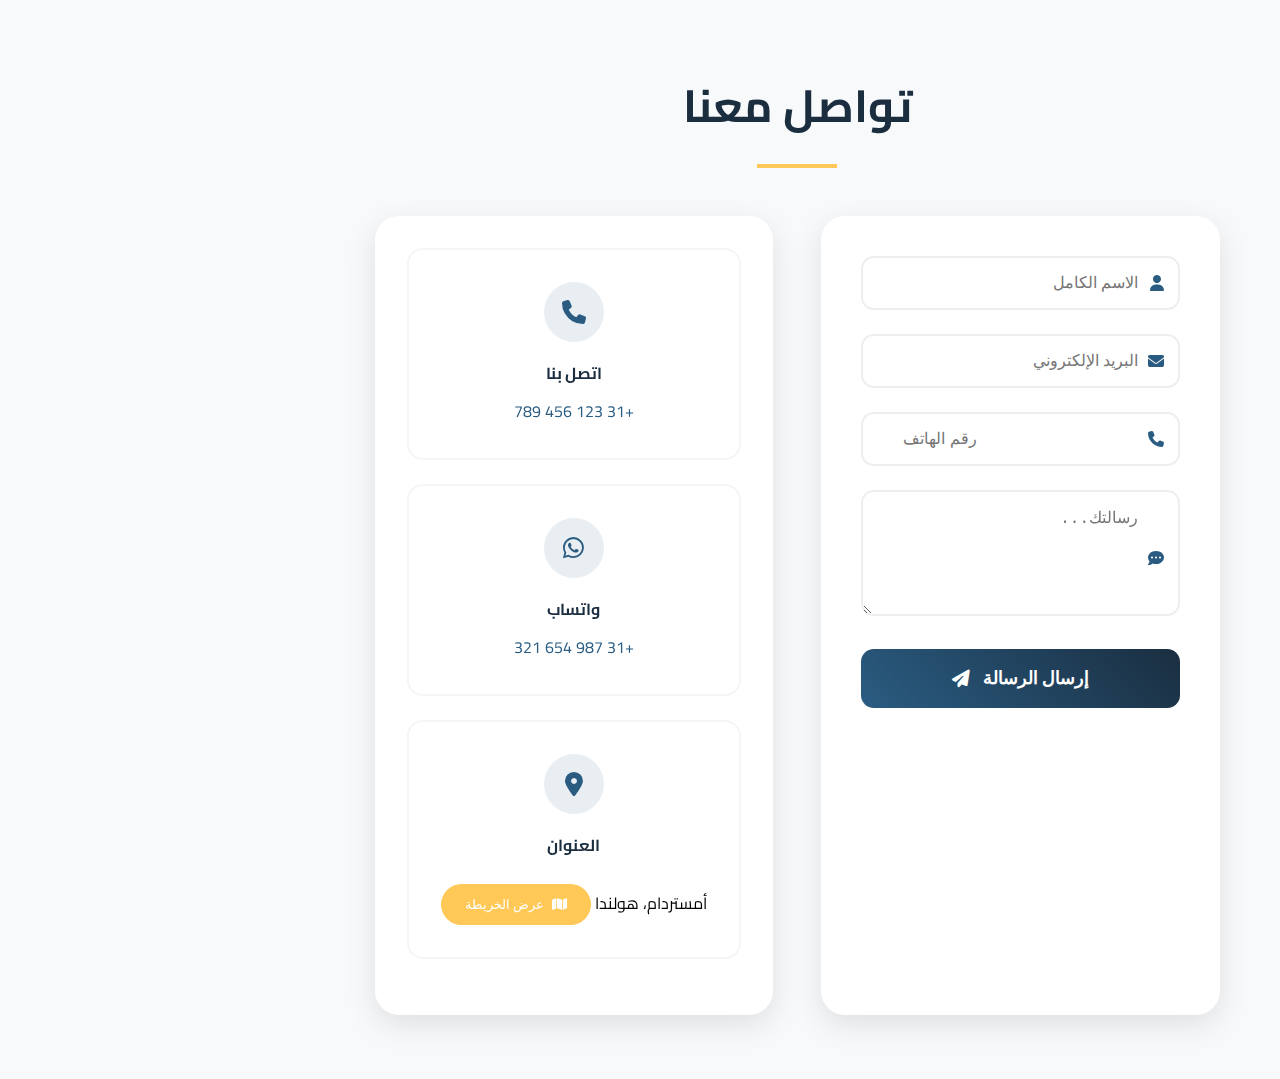
<file: contact.html>
<!DOCTYPE html>
<html lang="ar" dir="rtl">
<head>
    <meta charset="UTF-8">
    <meta name="viewport" content="width=device-width, initial-scale=1.0">
    <title>اتصل بنا - شركة تنظيف</title>
    <link href="https://fonts.googleapis.com/css2?family=Cairo:wght@400;700&display=swap" rel="stylesheet">
    <link rel="stylesheet" href="https://cdnjs.cloudflare.com/ajax/libs/font-awesome/6.4.0/css/all.min.css">
    <link href="https://unpkg.com/aos@2.3.1/dist/aos.css" rel="stylesheet">
    <link rel="stylesheet" href="css/main.css">
    <style>
        :root {
            --primary: #2A5C82;
            --secondary: #FFC857;
            --dark: #1A2E40;
            --light: #F8F9FA;
        }

        .contact-page {
            background: var(--light);
            min-height: 100vh;
        }

        .contact-section {
            padding: 4rem 0;
        }

        .page-title {
            text-align: center;
            font-size: 2.8rem;
            color: var(--dark);
            margin-bottom: 3rem;
            position: relative;
        }

        .page-title::after {
            content: '';
            display: block;
            width: 80px;
            height: 4px;
            background: var(--secondary);
            margin: 1rem auto;
        }

        .contact-grid {
            display: grid;
            grid-template-columns: 1fr 1fr;
            gap: 3rem;
            max-width: 1200px;
            margin: 0 auto;
        }

        .contact-form {
            background: white;
            padding: 2.5rem;
            border-radius: 1.5rem;
            box-shadow: 0 10px 30px rgba(0,0,0,0.1);
        }

        .form-group {
            position: relative;
            margin-bottom: 1.5rem;
        }

        .form-input {
            width: 100%;
            padding: 1rem 2.5rem;
            border: 2px solid #eee;
            border-radius: 0.8rem;
            font-size: 1rem;
            transition: all 0.3s ease;
        }

        .form-input:focus {
            border-color: var(--primary);
            outline: none;
        }

        .form-icon {
            position: absolute;
            right: 1rem;
            top: 50%;
            transform: translateY(-50%);
            color: var(--primary);
        }

        textarea.form-input {
            resize: vertical;
            min-height: 120px;
        }

        .send-btn {
            width: 100%;
            padding: 1.2rem;
            font-size: 1.1rem;
            background: linear-gradient(45deg, var(--primary), var(--dark));
            border: none;
            border-radius: 0.8rem;
            color: white;
            cursor: pointer;
            transition: all 0.3s ease;
            display: flex;
            align-items: center;
            justify-content: center;
            gap: 0.8rem;
        }

        .send-btn:hover {
            transform: translateY(-3px);
            box-shadow: 0 5px 15px rgba(42, 92, 130, 0.3);
        }

        .contact-info {
            background: white;
            padding: 2rem;
            border-radius: 1.5rem;
            box-shadow: 0 10px 30px rgba(0,0,0,0.1);
        }

        .info-box {
            text-align: center;
            padding: 2rem;
            margin-bottom: 1.5rem;
            border: 2px solid #f5f5f5;
            border-radius: 1rem;
            transition: all 0.3s ease;
        }

        .info-box:hover {
            border-color: var(--primary);
        }

        .info-icon__wrapper {
            width: 60px;
            height: 60px;
            background: rgba(42, 92, 130, 0.1);
            border-radius: 50%;
            margin: 0 auto 1rem;
            display: flex;
            align-items: center;
            justify-content: center;
        }

        .info-icon {
            font-size: 1.5rem;
            color: var(--primary);
        }

        .info-title {
            color: var(--dark);
            margin-bottom: 0.5rem;
        }

        .info-link {
            color: var(--primary);
            text-decoration: none;
            transition: all 0.3s ease;
        }

        .info-link:hover {
            color: var(--secondary);
        }

        .map-btn {
            background: var(--secondary);
            color: white;
            border: none;
            padding: 0.8rem 1.5rem;
            border-radius: 50px;
            margin-top: 1rem;
            cursor: pointer;
            display: inline-flex;
            align-items: center;
            gap: 0.5rem;
        }

        @media (max-width: 992px) {
            .contact-grid {
                grid-template-columns: 1fr;
                padding: 0 1rem;
            }
            
            .page-title {
                font-size: 2.2rem;
            }
        }

        @media (max-width: 576px) {
            .contact-form,
            .contact-info {
                padding: 1.5rem;
            }
            
            .form-input {
                padding: 0.8rem 2rem;
            }
        }
    </style>
</head>
<body class="contact-page">
    <!-- الهيدر هنا -->

    <main class="container">
        <section class="contact-section">
            <h1 class="page-title" data-aos="fade-down">تواصل معنا</h1>
            
            <div class="contact-grid">
                <form class="contact-form">
                    <div class="form-group">
                        <input 
                            type="text" 
                            placeholder="الاسم الكامل" 
                            required
                            class="form-input"
                            data-aos="zoom-in"
                        >
                        <i class="fas fa-user form-icon"></i>
                    </div>
                    
                    <div class="form-group">
                        <input 
                            type="email" 
                            placeholder="البريد الإلكتروني" 
                            required
                            class="form-input"
                            data-aos="zoom-in"
                            data-aos-delay="50"
                        >
                        <i class="fas fa-envelope form-icon"></i>
                    </div>
                    
                    <div class="form-group">
                        <input 
                            type="tel" 
                            placeholder="رقم الهاتف" 
                            class="form-input"
                            data-aos="zoom-in"
                            data-aos-delay="100"
                        >
                        <i class="fas fa-phone form-icon"></i>
                    </div>
                    
                    <div class="form-group">
                        <textarea 
                            rows="5" 
                            placeholder="رسالتك..." 
                            class="form-input"
                            data-aos="zoom-in"
                            data-aos-delay="150"
                        ></textarea>
                        <i class="fas fa-comment-dots form-icon"></i>
                    </div>
                    
                    <button 
                        type="submit" 
                        class="cta-button send-btn"
                        data-aos="zoom-in"
                        data-aos-delay="200"
                    >
                        <span class="btn-text">إرسال الرسالة</span>
                        <i class="fas fa-paper-plane btn-icon"></i>
                    </button>
                </form>

                <div class="contact-info">
                    <div 
                        class="info-box" 
                        data-aos="fade-up"
                        data-aos-delay="50"
                    >
                        <div class="info-icon__wrapper">
                            <i class="fas fa-phone info-icon"></i>
                        </div>
                        <h4 class="info-title">اتصل بنا</h4>
                        <a href="tel:+31123456789" class="info-link hover-effect">
                            +31 123 456 789
                        </a>
                    </div>
                    
                    <div 
                        class="info-box" 
                        data-aos="fade-up"
                        data-aos-delay="100"
                    >
                        <div class="info-icon__wrapper">
                            <i class="fab fa-whatsapp info-icon"></i>
                        </div>
                        <h4 class="info-title">واتساب</h4>
                        <a 
                            href="https://wa.me/31123456789" 
                            class="info-link hover-effect"
                            target="_blank"
                        >
                            +31 987 654 321
                        </a>
                    </div>
                    
                    <div 
                        class="info-box" 
                        data-aos="fade-up"
                        data-aos-delay="150"
                    >
                        <div class="info-icon__wrapper">
                            <i class="fas fa-map-marker-alt info-icon"></i>
                        </div>
                        <h4 class="info-title">العنوان</h4>
                        <p class="info-text">
                            أمستردام، هولندا
                            <button class="map-btn hover-effect" data-map-trigger>
                                <i class="fas fa-map"></i>
                                عرض الخريطة
                            </button>
                        </p>
                    </div>
                </div>
            </div>
        </section>
    </main>

    <!-- الفوتر هنا -->

    <script src="https://unpkg.com/aos@2.3.1/dist/aos.js"></script>
    <script>
        AOS.init({
            duration: 800,
            once: true
        });
    </script>
</body>
</html>
</file>
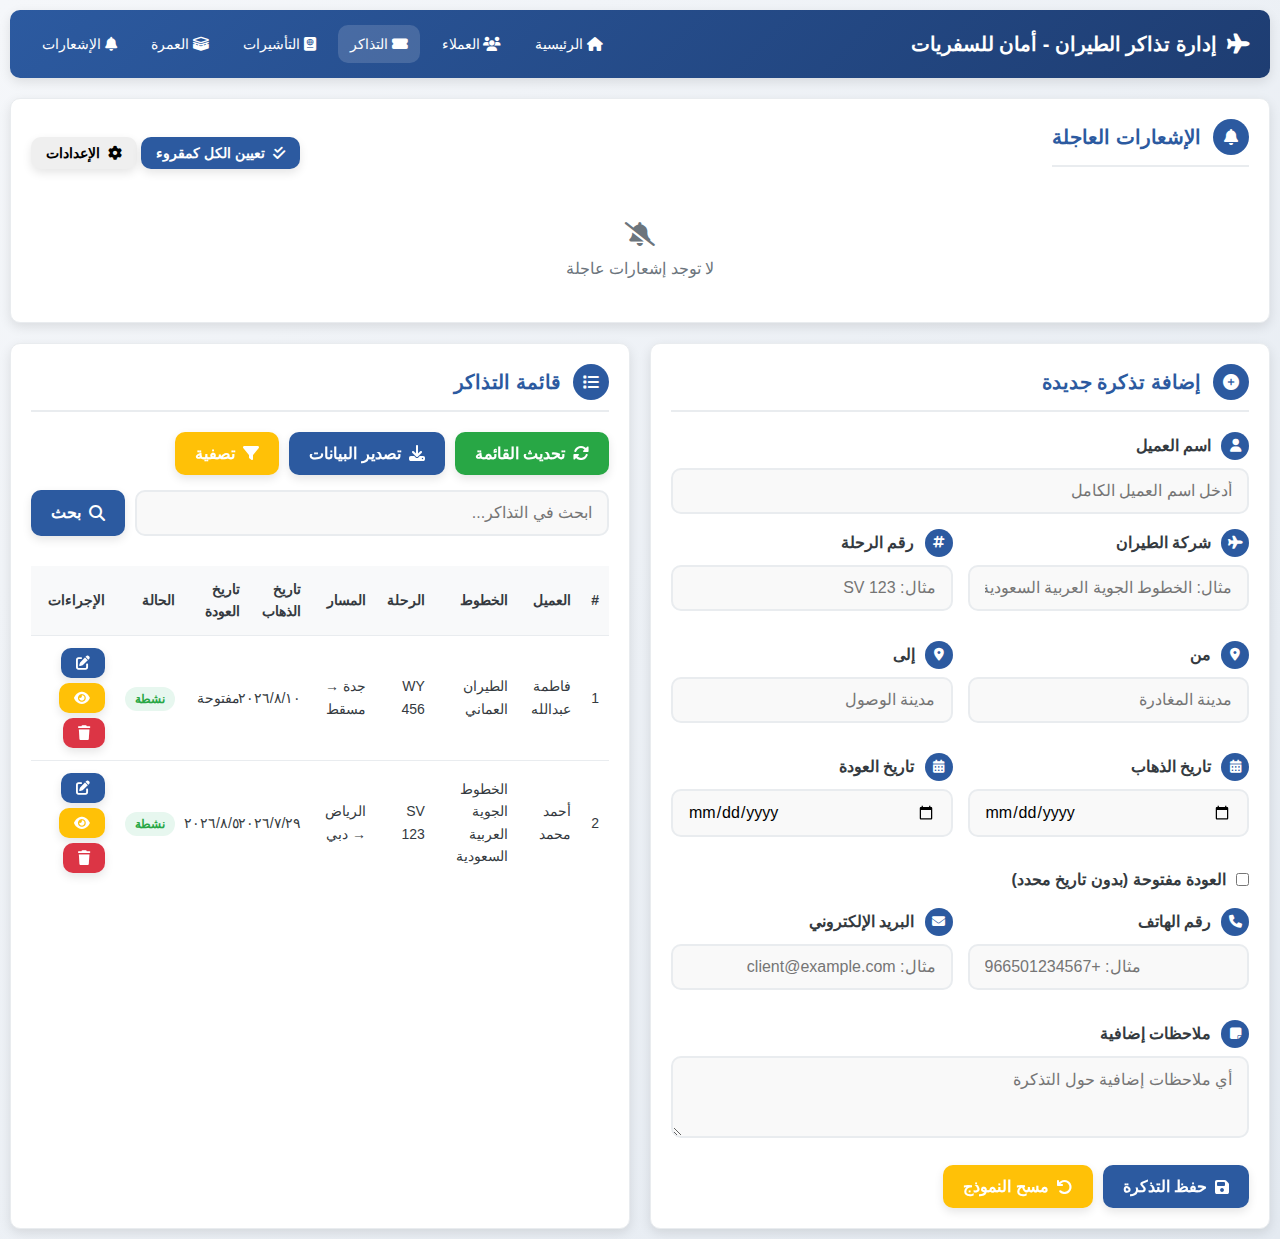
<file: flights.html>
<!doctype html>
<html lang="ar" dir="rtl">
<head>
  <meta charset="utf-8">
  <meta name="viewport" content="width=device-width,initial-scale=1">
  <title>أمان - إدارة تذاكر الطيران</title>
  <link rel="stylesheet" href="https://cdnjs.cloudflare.com/ajax/libs/font-awesome/6.4.0/css/all.min.css">
  <style>
    :root {
      --primary: #2c5aa0;
      --primary-light: #3a6bc0;
      --primary-dark: #1e3d72;
      --secondary: #f8a31b;
      --secondary-light: #f9b84d;
      --success: #28a745;
      --warning: #ffc107;
      --danger: #dc3545;
      --info: #17a2b8;
      --light: #f8f9fa;
      --dark: #343a40;
      --gray: #6c757d;
      --gray-light: #e9ecef;
      --border-radius: 10px;
      --shadow: 0 4px 12px rgba(0, 0, 0, 0.1);
      --transition: all 0.3s ease;
    }

    * {
      margin: 0;
      padding: 0;
      box-sizing: border-box;
      font-family: 'Segoe UI', Tahoma, Geneva, Verdana, sans-serif;
    }

    body {
      background: linear-gradient(135deg, #f5f7fa 0%, #e4eaf1 100%);
      color: var(--dark);
      line-height: 1.6;
      padding: 10px;
      min-height: 100vh;
    }

    .topbar {
      background: linear-gradient(135deg, var(--primary) 0%, var(--primary-dark) 100%);
      color: white;
      padding: 15px 20px;
      display: flex;
      justify-content: space-between;
      align-items: center;
      box-shadow: var(--shadow);
      border-radius: var(--border-radius);
      margin-bottom: 20px;
      flex-wrap: wrap;
      gap: 15px;
    }

    .topbar h1 {
      font-size: 20px;
      font-weight: 600;
      display: flex;
      align-items: center;
      gap: 10px;
    }

    .topbar nav {
      display: flex;
      gap: 10px;
      flex-wrap: wrap;
    }

    .topbar nav a {
      color: white;
      text-decoration: none;
      padding: 8px 12px;
      border-radius: var(--border-radius);
      transition: var(--transition);
      font-weight: 500;
      font-size: 14px;
    }

    .topbar nav a:hover, .topbar nav a.active {
      background: rgba(255, 255, 255, 0.15);
    }

    .container {
      max-width: 1400px;
      margin: 0 auto;
      display: grid;
      grid-template-columns: 1fr 1fr;
      gap: 20px;
    }

    @media (max-width: 992px) {
      .container {
        grid-template-columns: 1fr;
        gap: 15px;
      }
    }

    .card {
      background: white;
      border-radius: var(--border-radius);
      box-shadow: var(--shadow);
      padding: 20px;
      transition: var(--transition);
      border: 1px solid var(--gray-light);
    }

    .card:hover {
      box-shadow: 0 8px 20px rgba(0, 0, 0, 0.15);
    }

    .card h2 {
      color: var(--primary);
      margin-bottom: 20px;
      font-size: 20px;
      border-bottom: 2px solid var(--gray-light);
      padding-bottom: 10px;
      display: flex;
      align-items: center;
      gap: 12px;
    }

    .card h2 i {
      background: var(--primary);
      color: white;
      width: 36px;
      height: 36px;
      border-radius: 50%;
      display: flex;
      align-items: center;
      justify-content: center;
      font-size: 16px;
    }

    .form-group {
      margin-bottom: 15px;
    }

    label {
      display: block;
      margin-bottom: 8px;
      font-weight: 600;
      color: var(--dark);
      display: flex;
      align-items: center;
      gap: 10px;
    }

    .label-icon {
      background: var(--primary);
      color: white;
      width: 28px;
      height: 28px;
      border-radius: 50%;
      display: flex;
      align-items: center;
      justify-content: center;
      font-size: 13px;
    }

    input, select, textarea {
      width: 100%;
      padding: 12px 15px;
      border: 2px solid var(--gray-light);
      border-radius: var(--border-radius);
      font-size: 16px;
      transition: var(--transition);
      background: #f9f9f9;
    }

    input:focus, select:focus, textarea:focus {
      border-color: var(--primary);
      outline: none;
      box-shadow: 0 0 0 3px rgba(44, 90, 160, 0.2);
      background: white;
    }

    .input-row {
      display: flex;
      gap: 15px;
      margin-bottom: 15px;
    }

    .input-row > div {
      flex: 1;
    }

    .checkbox-group {
      display: flex;
      align-items: center;
      gap: 10px;
      margin: 15px 0;
    }

    .checkbox-group input {
      width: auto;
    }

    .btn {
      padding: 12px 20px;
      border: none;
      border-radius: var(--border-radius);
      font-size: 16px;
      font-weight: 600;
      cursor: pointer;
      transition: var(--transition);
      display: inline-flex;
      align-items: center;
      gap: 8px;
      box-shadow: 0 4px 10px rgba(0,0,0,0.1);
    }

    .btn:hover {
      transform: translateY(-2px);
      box-shadow: 0 6px 15px rgba(0,0,0,0.15);
    }

    .btn:active {
      transform: translateY(0);
    }

    .btn-primary {
      background: var(--primary);
      color: white;
    }

    .btn-success {
      background: var(--success);
      color: white;
    }

    .btn-warning {
      background: var(--warning);
      color: white;
    }

    .btn-danger {
      background: var(--danger);
      color: white;
    }

    .btn-sm {
      padding: 8px 15px;
      font-size: 14px;
    }

    .action-buttons {
      display: flex;
      gap: 10px;
      margin-top: 20px;
      flex-wrap: wrap;
    }

    .table {
      width: 100%;
      border-collapse: collapse;
      margin-top: 15px;
    }

    .table th {
      background: var(--light);
      padding: 12px 10px;
      text-align: right;
      font-weight: 600;
      color: var(--dark);
      border-bottom: 1px solid var(--gray-light);
      font-size: 14px;
    }

    .table td {
      padding: 12px 10px;
      border-bottom: 1px solid var(--gray-light);
      font-size: 14px;
    }

    .table tr:last-child td {
      border-bottom: none;
    }

    .table tr:hover {
      background: #f8f9fa;
    }

    .status-badge {
      padding: 5px 10px;
      border-radius: 20px;
      font-size: 12px;
      font-weight: 600;
    }

    .status-active {
      background: #e7f7ef;
      color: var(--success);
    }

    .status-pending {
      background: #fff3cd;
      color: var(--warning);
    }

    .status-expired {
      background: #f8d7da;
      color: var(--danger);
    }

    .urgent-badge {
      background: var(--danger);
      color: white;
      padding: 5px 10px;
      border-radius: 20px;
      font-size: 12px;
      font-weight: bold;
      margin-right: 10px;
      animation: pulse 1.5s infinite;
    }

    @keyframes pulse {
      0% { box-shadow: 0 0 0 0 rgba(220, 53, 69, 0.4); }
      70% { box-shadow: 0 0 0 10px rgba(220, 53, 69, 0); }
      100% { box-shadow: 0 0 0 0 rgba(220, 53, 69, 0); }
    }

    .notification-item {
      padding: 15px;
      border-radius: var(--border-radius);
      margin-bottom: 15px;
      background: white;
      box-shadow: 0 2px 5px rgba(0,0,0,0.05);
      border-left: 4px solid var(--warning);
      display: flex;
      justify-content: space-between;
      align-items: center;
      transition: var(--transition);
    }

    .notification-item.urgent {
      border-left-color: var(--danger);
      animation: pulse 2s infinite;
    }

    .notification-item.info {
      border-left-color: var(--info);
    }

    .notification-content h4 {
      margin-bottom: 5px;
      color: var(--dark);
      font-size: 16px;
    }

    .notification-content p {
      color: var(--gray);
      font-size: 14px;
    }

    .notification-time {
      font-size: 12px;
      color: var(--gray);
    }

    .notification-actions {
      display: flex;
      gap: 5px;
    }

    .empty-state {
      text-align: center;
      padding: 40px 20px;
      color: var(--gray);
    }

    .empty-state i {
      font-size: 50px;
      margin-bottom: 15px;
      color: var(--gray-light);
    }

    .success-message {
      background: var(--success);
      color: white;
      padding: 15px;
      border-radius: var(--border-radius);
      text-align: center;
      margin-top: 20px;
      display: none;
      animation: fadeIn 0.5s;
      box-shadow: 0 4px 10px rgba(40, 167, 69, 0.3);
    }

    @keyframes fadeIn {
      from { opacity: 0; transform: translateY(10px); }
      to { opacity: 1; transform: translateY(0); }
    }

    .loading-spinner {
      display: none;
      width: 40px;
      height: 40px;
      border: 4px solid rgba(44, 90, 160, 0.2);
      border-radius: 50%;
      border-top-color: var(--primary);
      animation: spin 1s ease-in-out infinite;
      margin: 20px auto;
    }

    @keyframes spin {
      to { transform: rotate(360deg); }
    }

    .progress-bar {
      height: 5px;
      background: var(--gray-light);
      border-radius: 10px;
      margin: 15px 0;
      overflow: hidden;
    }

    .progress {
      height: 100%;
      background: var(--primary);
      border-radius: 10px;
      width: 0%;
      transition: width 0.5s ease;
    }

    /* تحسينات للاستجابة على الأجهزة المحمولة */
    @media (max-width: 768px) {
      body {
        padding: 5px;
      }
      
      .topbar {
        flex-direction: column;
        text-align: center;
        padding: 15px;
      }
      
      .topbar h1 {
        font-size: 18px;
      }
      
      .topbar nav {
        justify-content: center;
      }
      
      .container {
        padding: 0;
        gap: 10px;
      }
      
      .card {
        padding: 15px;
      }
      
      .card h2 {
        font-size: 18px;
      }
      
      .input-row {
        flex-direction: column;
        gap: 10px;
      }
      
      .action-buttons {
        flex-direction: column;
      }
      
      .btn {
        width: 100%;
        justify-content: center;
        font-size: 15px;
      }
      
      .table {
        display: block;
        overflow-x: auto;
      }
      
      .table th, .table td {
        padding: 10px 8px;
        font-size: 13px;
      }
      
      .notification-item {
        flex-direction: column;
        align-items: flex-start;
        gap: 10px;
      }
      
      .notification-actions {
        align-self: flex-end;
      }
      
      input, select, textarea {
        font-size: 16px; /* منع التكبير في iOS */
      }
    }

    @media (max-width: 480px) {
      .topbar h1 {
        font-size: 16px;
      }
      
      .topbar nav a {
        font-size: 13px;
        padding: 6px 10px;
      }
      
      .card {
        padding: 12px;
      }
      
      .card h2 {
        font-size: 16px;
      }
      
      .btn {
        padding: 10px 15px;
        font-size: 14px;
      }
      
      .table th, .table td {
        padding: 8px 6px;
        font-size: 12px;
      }
    }

    /* تأثيرات خاصة للتفاعل */
    .ripple {
      position: relative;
      overflow: hidden;
      transform: translate3d(0, 0, 0);
    }

    .ripple:after {
      content: "";
      display: block;
      position: absolute;
      width: 100%;
      height: 100%;
      top: 0;
      left: 0;
      pointer-events: none;
      background-image: radial-gradient(circle, #fff 10%, transparent 10.01%);
      background-repeat: no-repeat;
      background-position: 50%;
      transform: scale(10, 10);
      opacity: 0;
      transition: transform .5s, opacity 1s;
    }

    .ripple:active:after {
      transform: scale(0, 0);
      opacity: .2;
      transition: 0s;
    }

    /* تحسينات لوضعية الهاتف الأفقي */
    @media (max-width: 992px) and (orientation: landscape) {
      .topbar {
        flex-direction: row;
      }
      
      .topbar h1 {
        font-size: 18px;
      }
    }

    /* تحسينات للشاشات الكبيرة جداً */
    @media (min-width: 1400px) {
      .container {
        grid-template-columns: 1fr 1fr;
      }
    }

    /* تحسينات لوضع عدم الاتصال */
    .offline-indicator {
      position: fixed;
      top: 10px;
      left: 10px;
      background: var(--danger);
      color: white;
      padding: 10px 15px;
      border-radius: var(--border-radius);
      z-index: 1000;
      display: none;
      box-shadow: var(--shadow);
    }

    /* تحسينات لإمكانية الوصول */
    .sr-only {
      position: absolute;
      width: 1px;
      height: 1px;
      padding: 0;
      margin: -1px;
      overflow: hidden;
      clip: rect(0, 0, 0, 0);
      white-space: nowrap;
      border: 0;
    }

    /* تحسينات للتبويب */
    *:focus {
      outline: 2px solid var(--primary);
      outline-offset: 2px;
    }

    /* تحسينات للتنقل باللمس */
    @media (hover: none) {
      .btn:hover {
        transform: none;
        box-shadow: 0 4px 10px rgba(0,0,0,0.1);
      }
      
      .card:hover {
        box-shadow: var(--shadow);
      }
    }

    /* تحسينات لشاشات عالية الدقة */
    @media (-webkit-min-device-pixel-ratio: 2), (min-resolution: 192dpi) {
      .card {
        border: 0.5px solid var(--gray-light);
      }
    }
  </style>
</head>
<body>
  <div class="offline-indicator" id="offlineIndicator">
    <i class="fas fa-wifi"></i> أنت غير متصل بالإنترنت
  </div>

  <header class="topbar">
    <h1><i class="fas fa-plane"></i> إدارة تذاكر الطيران - أمان للسفريات</h1>
    <nav>
      <a href="index.html"><i class="fas fa-home"></i> الرئيسية</a>
      <a href="clients.html"><i class="fas fa-users"></i> العملاء</a>
      <a href="flights.html" class="active"><i class="fas fa-ticket-alt"></i> التذاكر</a>
      <a href="visas.html"><i class="fas fa-passport"></i> التأشيرات</a>
      <a href="umrah.html"><i class="fas fa-kaaba"></i> العمرة</a>
      <a href="notifications.html"><i class="fas fa-bell"></i> الإشعارات</a>

    </nav>
  </header>

  <main class="container">
    <!-- قسم الإشعارات العاجلة -->
    <section class="card" style="grid-column: 1 / -1;">
      <div style="display: flex; justify-content: space-between; align-items: center; margin-bottom: 15px;">
        <h2><i class="fas fa-bell"></i> الإشعارات العاجلة</h2>
        <div>
          <button class="btn btn-sm btn-primary" id="markAllReadBtn">
            <i class="fas fa-check-double"></i> تعيين الكل كمقروء
          </button>
          <button class="btn btn-sm btn-secondary" id="notificationSettingsBtn">
            <i class="fas fa-cog"></i> الإعدادات
          </button>
        </div>
      </div>
      <div id="urgentNotifications">
        <!-- سيتم ملؤها بالجافاسكريبت -->
      </div>
    </section>

    <!-- قسم إضافة تذكرة -->
    <section class="card">
      <h2><i class="fas fa-plus-circle"></i> إضافة تذكرة جديدة</h2>
      <form id="flightForm">
        <div class="form-group">
          <label for="clientName">
            <span class="label-icon"><i class="fas fa-user"></i></span>
            اسم العميل
          </label>
          <input type="text" id="clientName" name="clientName" placeholder="أدخل اسم العميل الكامل" required>
        </div>

        <div class="input-row">
          <div class="form-group">
            <label for="airline">
              <span class="label-icon"><i class="fas fa-plane"></i></span>
              شركة الطيران
            </label>
            <input type="text" id="airline" name="airline" placeholder="مثال: الخطوط الجوية العربية السعودية" required>
          </div>
          
          <div class="form-group">
            <label for="flightNo">
              <span class="label-icon"><i class="fas fa-hashtag"></i></span>
              رقم الرحلة
            </label>
            <input type="text" id="flightNo" name="flightNo" placeholder="مثال: SV 123" required>
          </div>
        </div>

        <div class="input-row">
          <div class="form-group">
            <label for="from">
              <span class="label-icon"><i class="fas fa-map-marker-alt"></i></span>
              من
            </label>
            <input type="text" id="from" name="from" placeholder="مدينة المغادرة" required>
          </div>
          
          <div class="form-group">
            <label for="to">
              <span class="label-icon"><i class="fas fa-map-marker-alt"></i></span>
              إلى
            </label>
            <input type="text" id="to" name="to" placeholder="مدينة الوصول" required>
          </div>
        </div>

        <div class="input-row">
          <div class="form-group">
            <label for="departureDate">
              <span class="label-icon"><i class="fas fa-calendar-alt"></i></span>
              تاريخ الذهاب
            </label>
            <input type="date" id="departureDate" name="departureDate" required>
          </div>
          
          <div class="form-group">
            <label for="returnDate">
              <span class="label-icon"><i class="fas fa-calendar-alt"></i></span>
              تاريخ العودة
            </label>
            <input type="date" id="returnDate" name="returnDate">
          </div>
        </div>

        <div class="checkbox-group">
          <input type="checkbox" id="openReturn" name="openReturn">
          <label for="openReturn" style="display: inline-flex; margin: 0;">
            <span>العودة مفتوحة (بدون تاريخ محدد)</span>
          </label>
        </div>

        <div class="input-row">
          <div class="form-group">
            <label for="phone">
              <span class="label-icon"><i class="fas fa-phone"></i></span>
              رقم الهاتف
            </label>
            <input type="tel" id="phone" name="phone" placeholder="مثال: +966501234567">
          </div>
          
          <div class="form-group">
            <label for="email">
              <span class="label-icon"><i class="fas fa-envelope"></i></span>
              البريد الإلكتروني
            </label>
            <input type="email" id="email" name="email" placeholder="مثال: client@example.com">
          </div>
        </div>

        <div class="form-group">
          <label for="notes">
            <span class="label-icon"><i class="fas fa-sticky-note"></i></span>
            ملاحظات إضافية
          </label>
          <textarea id="notes" name="notes" rows="3" placeholder="أي ملاحظات إضافية حول التذكرة"></textarea>
        </div>

        <div class="action-buttons">
          <button type="submit" class="btn btn-primary ripple" id="saveBtn">
            <i class="fas fa-save"></i> حفظ التذكرة
          </button>
          <button type="button" class="btn btn-warning ripple" id="resetBtn">
            <i class="fas fa-undo"></i> مسح النموذج
          </button>
        </div>

        <div class="success-message" id="successMessage">
          <i class="fas fa-check-circle"></i> تم حفظ التذكرة بنجاح!
        </div>

        <div class="loading-spinner" id="loadingSpinner"></div>
      </form>
    </section>

    <!-- قسم قائمة التذاكر -->
    <section class="card">
      <h2><i class="fas fa-list"></i> قائمة التذاكر</h2>
      <div class="action-buttons">
        <button class="btn btn-success ripple" id="refreshBtn">
          <i class="fas fa-sync-alt"></i> تحديث القائمة
        </button>
        <button class="btn btn-primary ripple" id="exportBtn">
          <i class="fas fa-download"></i> تصدير البيانات
        </button>
        <button class="btn btn-warning ripple" id="filterBtn">
          <i class="fas fa-filter"></i> تصفية
        </button>
      </div>
      
      <!-- شريط البحث -->
      <div style="display: flex; gap: 10px; margin-top: 15px;">
        <input type="text" id="searchInput" placeholder="ابحث في التذاكر..." style="flex: 1;">
        <button class="btn btn-primary" id="searchBtn">
          <i class="fas fa-search"></i> بحث
        </button>
      </div>
      
      <!-- خيارات التصفية -->
      <div id="filterOptions" style="display: none; margin-top: 15px; padding: 15px; background: var(--light); border-radius: var(--border-radius);">
        <div style="display: flex; gap: 15px; flex-wrap: wrap;">
          <div>
            <label for="statusFilter">الحالة:</label>
            <select id="statusFilter">
              <option value="all">الكل</option>
              <option value="active">نشطة</option>
              <option value="pending">قريبة</option>
              <option value="expired">منتهية</option>
            </select>
          </div>
          <div>
            <label for="dateFilter">التاريخ:</label>
            <select id="dateFilter">
              <option value="all">الكل</option>
              <option value="today">اليوم</option>
              <option value="week">هذا الأسبوع</option>
              <option value="month">هذا الشهر</option>
            </select>
          </div>
          <div>
            <button class="btn btn-sm btn-primary" id="applyFilterBtn">تطبيق</button>
            <button class="btn btn-sm btn-secondary" id="clearFilterBtn">مسح</button>
          </div>
        </div>
      </div>
      
      <div class="table-container" style="overflow-x: auto; margin-top: 15px;">
        <table id="flightsTable" class="table">
          <thead>
            <tr>
              <th>#</th>
              <th>العميل</th>
              <th>الخطوط</th>
              <th>الرحلة</th>
              <th>المسار</th>
              <th>تاريخ الذهاب</th>
              <th>تاريخ العودة</th>
              <th>الحالة</th>
              <th>الإجراءات</th>
            </tr>
          </thead>
          <tbody id="flightsTableBody">
            <!-- سيتم ملؤها بالجافاسكريبت -->
          </tbody>
        </table>
      </div>
      
      <div class="empty-state" id="emptyState">
        <i class="fas fa-ticket-alt"></i>
        <h3>لا توجد تذاكر مسجلة</h3>
        <p>انقر على "إضافة تذكرة جديدة" لبدء تسجيل التذاكر</p>
      </div>
      
      <!-- ترقيم الصفحات -->
      <div id="pagination" style="display: flex; justify-content: center; margin-top: 20px; gap: 10px;">
        <!-- سيتم ملؤها بالجافاسكريبت -->
      </div>
    </section>
  </main>

  <!-- نافذة إعدادات الإشعارات -->
  <div id="notificationSettingsModal" style="display: none; position: fixed; top: 0; left: 0; width: 100%; height: 100%; background: rgba(0,0,0,0.5); z-index: 1000; align-items: center; justify-content: center;">
    <div style="background: white; padding: 25px; border-radius: var(--border-radius); width: 90%; max-width: 500px; max-height: 90vh; overflow-y: auto;">
      <h2 style="margin-bottom: 20px; display: flex; align-items: center; gap: 10px;">
        <i class="fas fa-cog"></i> إعدادات الإشعارات
      </h2>
      
      <div class="form-group">
        <label for="notificationDays">عدد الأيام للإشعار قبل الرحلة:</label>
        <div style="display: flex; gap: 10px; flex-wrap: wrap; margin-top: 10px;">
          <div class="checkbox-group">
            <input type="checkbox" id="notify2Days" name="notificationDays" value="2">
            <label for="notify2Days" style="display: inline-flex; margin: 0;">يومين</label>
          </div>
          <div class="checkbox-group">
            <input type="checkbox" id="notify7Days" name="notificationDays" value="7">
            <label for="notify7Days" style="display: inline-flex; margin: 0;">7 أيام</label>
          </div>
          <div class="checkbox-group">
            <input type="checkbox" id="notify30Days" name="notificationDays" value="30">
            <label for="notify30Days" style="display: inline-flex; margin: 0;">30 يوم</label>
          </div>
        </div>
      </div>
      
      <div class="checkbox-group">
        <input type="checkbox" id="enablePushNotifications">
        <label for="enablePushNotifications" style="display: inline-flex; margin: 0;">تفعيل الإشعارات المنبثقة</label>
      </div>
      
      <div class="checkbox-group">
        <input type="checkbox" id="enableSound">
        <label for="enableSound" style="display: inline-flex; margin: 0;">تفعيل الصوت للإشعارات العاجلة</label>
      </div>
      
      <div class="action-buttons" style="margin-top: 25px;">
        <button class="btn btn-primary" id="saveNotificationSettings">
          <i class="fas fa-save"></i> حفظ الإعدادات
        </button>
        <button class="btn btn-secondary" id="closeNotificationSettings">
          <i class="fas fa-times"></i> إغلاق
        </button>
      </div>
    </div>
  </div>

  <script>
    // نظام قاعدة البيانات الموحد
    const AmanDB = {
      // تهيئة قاعدة البيانات
      init() {
        if (!localStorage.getItem('aman_database')) {
          const initialData = {
            flights: [],
            notifications: [],
            activity: [
              { 
                id: 1, 
                text: 'تم تثبيت النظام بنجاح', 
                when: new Date().toLocaleString('ar-EG'),
                type: 'system'
              }
            ],
            settings: {
              backupAuto: true,
              notificationDays: [2, 7, 30],
              enablePushNotifications: true,
              enableSound: true,
              lastBackup: null
            }
          };
          localStorage.setItem('aman_database', JSON.stringify(initialData));
        }
        return this.getDB();
      },

      // الحصول على قاعدة البيانات
      getDB() {
        return JSON.parse(localStorage.getItem('aman_database') || '{}');
      },

      // حفظ قاعدة البيانات
      saveDB(data) {
        localStorage.setItem('aman_database', JSON.stringify(data));
      },

      // الحصول على جميع العناصر في مجموعة
      getAll(collection) {
        const db = this.getDB();
        return db[collection] || [];
      },

      // عد العناصر في مجموعة
      count(collection) {
        const items = this.getAll(collection);
        return items.length;
      },

      // إضافة عنصر جديد
      add(collection, item) {
        const db = this.getDB();
        if (!db[collection]) db[collection] = [];
        item.id = Date.now().toString();
        item.createdAt = new Date().toISOString();
        item.updatedAt = new Date().toISOString();
        db[collection].push(item);
        
        // إضافة نشاط
        if (collection !== 'activity') {
          const activityText = this.getActivityText(collection, item);
          db.activity.push({
            id: Date.now().toString(),
            text: activityText,
            when: new Date().toLocaleDateString('ar-EG'),
            type: collection
          });
        }
        
        this.saveDB(db);
        return item;
      },

      // نص النشاط التلقائي
      getActivityText(collection, item) {
        const texts = {
          flights: `تم إضافة تذكرة طيران للعميل ${item.clientName || 'جديد'}`,
          notifications: `تم إنشاء إشعار ${item.title || 'جديد'}`
        };
        return texts[collection] || `تم إضافة عنصر جديد إلى ${collection}`;
      },

      // تحديث عنصر
      update(collection, id, updates) {
        const db = this.getDB();
        if (!db[collection]) return null;
        
        const index = db[collection].findIndex(item => item.id === id);
        if (index !== -1) {
          db[collection][index] = { 
            ...db[collection][index], 
            ...updates,
            updatedAt: new Date().toISOString()
          };
          this.saveDB(db);
          return db[collection][index];
        }
        return null;
      },

      // حذف عنصر
      delete(collection, id) {
        const db = this.getDB();
        if (!db[collection]) return false;
        
        db[collection] = db[collection].filter(item => item.id !== id);
        this.saveDB(db);
        return true;
      }
    };

    // نظام الإشعارات المتكامل
    const NotificationManager = {
      // التحقق من التذاكر القريبة وإنشاء إشعارات
      checkUpcomingFlights() {
        const flights = AmanDB.getAll('flights');
        const today = new Date();
        const notifications = [];
        const settings = AmanDB.getDB().settings || {};
        const notificationDays = settings.notificationDays || [2, 7, 30];
        
        flights.forEach(flight => {
          if (flight.departureDate) {
            const departureDate = new Date(flight.departureDate);
            const diffTime = departureDate - today;
            const diffDays = Math.ceil(diffTime / (1000 * 60 * 60 * 24));
            
            // إنشاء إشعارات حسب الأهمية
            if (diffDays > 0 && notificationDays.includes(diffDays)) {
              let notificationType, priority, title;
              
              if (diffDays <= 2) {
                notificationType = 'urgent';
                priority = 'high';
                title = 'رحلة خلال يومين!';
              } else if (diffDays <= 7) {
                notificationType = 'warning';
                priority = 'medium';
                title = 'رحلة خلال أسبوع';
              } else {
                notificationType = 'info';
                priority = 'low';
                title = 'رحلة قريبة';
              }
              
              const notification = {
                id: Date.now().toString(),
                title: title,
                message: `رحلة العميل ${flight.clientName} إلى ${flight.to} بعد ${diffDays} يوم`,
                type: notificationType,
                flightId: flight.id,
                relatedTo: 'flight',
                priority: priority,
                createdAt: new Date().toISOString(),
                read: false,
                actions: ['viewFlight', 'dismiss']
              };
              
              // التحقق من عدم وجود إشعار مسبق لنفس الرحلة
              const existingNotifications = AmanDB.getAll('notifications');
              const existingNotification = existingNotifications.find(
                n => n.flightId === flight.id && n.relatedTo === 'flight' && !n.read && n.priority === priority
              );
              
              if (!existingNotification) {
                notifications.push(notification);
                AmanDB.add('notifications', notification);
                
                // إشعار منبثق إذا كان مفعل
                if (settings.enablePushNotifications && (priority === 'high' || priority === 'medium')) {
                  this.showPushNotification(notification);
                }
              }
            }
          }
        });
        
        return notifications;
      },
      
      // عرض إشعار منبثق
      showPushNotification(notification) {
        if (!("Notification" in window)) {
          console.log("هذا المتصفح لا يدعم الإشعارات المنبثقة");
          return;
        }
        
        if (Notification.permission === "granted") {
          const notif = new Notification(notification.title, {
            body: notification.message,
            icon: '/favicon.ico',
            tag: notification.id
          });
          
          notif.onclick = function() {
            FlightManager.viewFlight(notification.flightId);
            window.focus();
            this.close();
          };
        } else if (Notification.permission !== "denied") {
          Notification.requestPermission().then(permission => {
            if (permission === "granted") {
              this.showPushNotification(notification);
            }
          });
        }
      },
      
      // تحديث عرض الإشعارات
      refreshNotifications() {
        const notifications = this.checkUpcomingFlights();
        const container = document.getElementById('urgentNotifications');
        
        // عرض فقط الإشعارات العاجلة والمهمة
        const urgentNotifications = AmanDB.getAll('notifications')
          .filter(n => !n.read && (n.priority === 'high' || n.priority === 'medium'))
          .sort((a, b) => new Date(b.createdAt) - new Date(a.createdAt))
          .slice(0, 5);
        
        if (urgentNotifications.length === 0) {
          container.innerHTML = '<div style="text-align: center; color: var(--gray); padding: 20px;"><i class="fas fa-bell-slash" style="font-size: 24px; margin-bottom: 10px; display: block;"></i>لا توجد إشعارات عاجلة</div>';
          return;
        }
        
        container.innerHTML = urgentNotifications.map(notif => `
          <div class="notification-item ${notif.type}">
            <div class="notification-content">
              <h4>${notif.title}</h4>
              <p>${notif.message}</p>
              <div class="notification-time">${new Date(notif.createdAt).toLocaleDateString('ar-EG')}</div>
            </div>
            <div class="notification-actions">
              <button class="btn btn-sm btn-primary" onclick="FlightManager.viewFlight('${notif.flightId}')">
                <i class="fas fa-eye"></i>
              </button>
              <button class="btn btn-sm btn-success" onclick="NotificationManager.markAsRead('${notif.id}')">
                <i class="fas fa-check"></i> تم
              </button>
            </div>
          </div>
        `).join('');
      },
      
      // تعيين الإشعار كمقروء
      markAsRead(notificationId) {
        AmanDB.update('notifications', notificationId, { read: true });
        this.refreshNotifications();
      },
      
      // تعيين جميع الإشعارات كمقروءة
      markAllAsRead() {
        const notifications = AmanDB.getAll('notifications');
        notifications.forEach(notification => {
          if (!notification.read) {
            AmanDB.update('notifications', notification.id, { read: true });
          }
        });
        this.refreshNotifications();
        FlightManager.showMessage('تم تعيين جميع الإشعارات كمقروءة', 'success');
      },
      
      // فتح إعدادات الإشعارات
      openSettings() {
        const modal = document.getElementById('notificationSettingsModal');
        const settings = AmanDB.getDB().settings || {};
        
        // تعيين القيم الحالية
        document.getElementById('notify2Days').checked = settings.notificationDays?.includes(2) || false;
        document.getElementById('notify7Days').checked = settings.notificationDays?.includes(7) || false;
        document.getElementById('notify30Days').checked = settings.notificationDays?.includes(30) || false;
        document.getElementById('enablePushNotifications').checked = settings.enablePushNotifications || false;
        document.getElementById('enableSound').checked = settings.enableSound || false;
        
        modal.style.display = 'flex';
      },
      
      // حفظ إعدادات الإشعارات
      saveSettings() {
        const db = AmanDB.getDB();
        const notificationDays = [];
        
        if (document.getElementById('notify2Days').checked) notificationDays.push(2);
        if (document.getElementById('notify7Days').checked) notificationDays.push(7);
        if (document.getElementById('notify30Days').checked) notificationDays.push(30);
        
        db.settings = {
          ...db.settings,
          notificationDays,
          enablePushNotifications: document.getElementById('enablePushNotifications').checked,
          enableSound: document.getElementById('enableSound').checked
        };
        
        AmanDB.saveDB(db);
        this.closeSettings();
        this.refreshNotifications();
        FlightManager.showMessage('تم حفظ إعدادات الإشعارات', 'success');
      },
      
      // إغلاق إعدادات الإشعارات
      closeSettings() {
        document.getElementById('notificationSettingsModal').style.display = 'none';
      }
    };

    // نظام إدارة التذاكر
    const FlightManager = {
      currentEditingId: null,
      currentPage: 1,
      itemsPerPage: 10,
      currentFilter: {},
      
      // تهيئة النظام
      async init() {
        await AmanDB.init();
        this.setupEventListeners();
        this.renderFlights();
        NotificationManager.refreshNotifications();
        this.setupOfflineDetection();
        
        // تعيين تاريخ اليوم كحد أدنى لتاريخ الذهاب
        const today = new Date().toISOString().split('T')[0];
        document.getElementById('departureDate').min = today;
        document.getElementById('returnDate').min = today;
        
        // إضافة بعض البيانات التجريبية إذا لم تكن موجودة
        await this.addSampleData();
        
        // طلب إذن الإشعارات
        if ("Notification" in window && Notification.permission === "default") {
          Notification.requestPermission();
        }
      },
      
      // إضافة بيانات تجريبية
      async addSampleData() {
        const flights = AmanDB.getAll('flights');
        
        if (flights.length === 0) {
          const sampleFlights = [
            {
              id: '1',
              clientName: 'أحمد محمد',
              airline: 'الخطوط الجوية العربية السعودية',
              flightNo: 'SV 123',
              from: 'الرياض',
              to: 'دبي',
              departureDate: new Date(Date.now() + 3 * 24 * 60 * 60 * 1000).toISOString().split('T')[0],
              returnDate: new Date(Date.now() + 10 * 24 * 60 * 60 * 1000).toISOString().split('T')[0],
              openReturn: false,
              phone: '+966501234567',
              email: 'ahmed@example.com',
              notes: 'تذكرة ذهاب وعودة',
              status: 'active',
              createdAt: new Date().toISOString(),
              updatedAt: new Date().toISOString()
            },
            {
              id: '2',
              clientName: 'فاطمة عبدالله',
              airline: 'الطيران العماني',
              flightNo: 'WY 456',
              from: 'جدة',
              to: 'مسقط',
              departureDate: new Date(Date.now() + 15 * 24 * 60 * 60 * 1000).toISOString().split('T')[0],
              returnDate: '',
              openReturn: true,
              phone: '+966551234567',
              email: 'fatima@example.com',
              notes: 'تذكرة ذهاب فقط - عودة مفتوحة',
              status: 'active',
              createdAt: new Date().toISOString(),
              updatedAt: new Date().toISOString()
            }
          ];
          
          for (const flight of sampleFlights) {
            await AmanDB.add('flights', flight);
          }
          
          this.renderFlights();
        }
      },
      
      // إعداد مستمعي الأحداث
      setupEventListeners() {
        // حفظ النموذج
        document.getElementById('flightForm').addEventListener('submit', (e) => {
          e.preventDefault();
          this.saveFlight();
        });
        
        // مسح النموذج
        document.getElementById('resetBtn').addEventListener('click', () => {
          this.resetForm();
        });
        
        // تحديث القائمة
        document.getElementById('refreshBtn').addEventListener('click', () => {
          this.renderFlights();
          this.showMessage('تم تحديث القائمة', 'success');
        });
        
        // تصدير البيانات
        document.getElementById('exportBtn').addEventListener('click', () => {
          this.exportData();
        });
        
        // تفعيل/تعطيل حقل تاريخ العودة
        document.getElementById('openReturn').addEventListener('change', (e) => {
          document.getElementById('returnDate').disabled = e.target.checked;
          if (e.target.checked) {
            document.getElementById('returnDate').value = '';
          }
        });
        
        // تحديث الحد الأدنى لتاريخ العودة عند تغيير تاريخ الذهاب
        document.getElementById('departureDate').addEventListener('change', (e) => {
          document.getElementById('returnDate').min = e.target.value;
        });
        
        // البحث
        document.getElementById('searchBtn').addEventListener('click', () => {
          this.performSearch();
        });
        
        document.getElementById('searchInput').addEventListener('keyup', (e) => {
          if (e.key === 'Enter') {
            this.performSearch();
          }
        });
        
        // التصفية
        document.getElementById('filterBtn').addEventListener('click', () => {
          const filterOptions = document.getElementById('filterOptions');
          filterOptions.style.display = filterOptions.style.display === 'none' ? 'block' : 'none';
        });
        
        document.getElementById('applyFilterBtn').addEventListener('click', () => {
          this.applyFilters();
        });
        
        document.getElementById('clearFilterBtn').addEventListener('click', () => {
          this.clearFilters();
        });
        
        // الإشعارات
        document.getElementById('markAllReadBtn').addEventListener('click', () => {
          NotificationManager.markAllAsRead();
        });
        
        document.getElementById('notificationSettingsBtn').addEventListener('click', () => {
          NotificationManager.openSettings();
        });
        
        document.getElementById('saveNotificationSettings').addEventListener('click', () => {
          NotificationManager.saveSettings();
        });
        
        document.getElementById('closeNotificationSettings').addEventListener('click', () => {
          NotificationManager.closeSettings();
        });
        
        // إغلاق النافذة المنبثقة بالنقر خارجها
        document.getElementById('notificationSettingsModal').addEventListener('click', (e) => {
          if (e.target.id === 'notificationSettingsModal') {
            NotificationManager.closeSettings();
          }
        });
      },
      
      // إعداد كشف عدم الاتصال
      setupOfflineDetection() {
        window.addEventListener('online', () => {
          document.getElementById('offlineIndicator').style.display = 'none';
        });
        
        window.addEventListener('offline', () => {
          document.getElementById('offlineIndicator').style.display = 'block';
        });
        
        // التحقق من حالة الاتصال الأولية
        if (!navigator.onLine) {
          document.getElementById('offlineIndicator').style.display = 'block';
        }
      },
      
      // حفظ التذكرة
      async saveFlight() {
        const form = document.getElementById('flightForm');
        const formData = new FormData(form);
        
        // التحقق من صحة البيانات
        if (!formData.get('clientName') || !formData.get('airline') || !formData.get('flightNo') || 
            !formData.get('from') || !formData.get('to') || !formData.get('departureDate')) {
          this.showMessage('يرجى ملء جميع الحقول المطلوبة', 'error');
          return;
        }
        
        this.showLoading(true);
        
        try {
          const flightData = {
            clientName: formData.get('clientName'),
            airline: formData.get('airline'),
            flightNo: formData.get('flightNo'),
            from: formData.get('from'),
            to: formData.get('to'),
            departureDate: formData.get('departureDate'),
            returnDate: formData.get('returnDate') || '',
            openReturn: document.getElementById('openReturn').checked,
            phone: formData.get('phone'),
            email: formData.get('email'),
            notes: formData.get('notes'),
            status: 'active'
          };
          
          if (this.currentEditingId) {
            // تحديث التذكرة الحالية
            await AmanDB.update('flights', this.currentEditingId, flightData);
            this.showMessage('تم تحديث التذكرة بنجاح', 'success');
            this.currentEditingId = null;
            document.getElementById('saveBtn').innerHTML = '<i class="fas fa-save"></i> حفظ التذكرة';
          } else {
            // إضافة تذكرة جديدة
            await AmanDB.add('flights', flightData);
            this.showMessage('تم حفظ التذكرة بنجاح', 'success');
          }
          
          this.resetForm();
          this.renderFlights();
          NotificationManager.refreshNotifications();
          
        } catch (error) {
          console.error('خطأ في حفظ التذكرة:', error);
          this.showMessage('حدث خطأ أثناء حفظ التذكرة', 'error');
        } finally {
          this.showLoading(false);
        }
      },
      
      // عرض التذكرة
      viewFlight(flightId) {
        const flight = AmanDB.getAll('flights').find(f => f.id === flightId);
        if (flight) {
          this.editFlight(flight);
          
          // التمرير إلى قسم النموذج
          document.querySelector('.card:first-of-type').scrollIntoView({ 
            behavior: 'smooth' 
          });
        }
      },
      
      // تحرير التذكرة
      editFlight(flight) {
        document.getElementById('clientName').value = flight.clientName || '';
        document.getElementById('airline').value = flight.airline || '';
        document.getElementById('flightNo').value = flight.flightNo || '';
        document.getElementById('from').value = flight.from || '';
        document.getElementById('to').value = flight.to || '';
        document.getElementById('departureDate').value = flight.departureDate || '';
        document.getElementById('returnDate').value = flight.returnDate || '';
        document.getElementById('openReturn').checked = flight.openReturn || false;
        document.getElementById('phone').value = flight.phone || '';
        document.getElementById('email').value = flight.email || '';
        document.getElementById('notes').value = flight.notes || '';
        
        // تفعيل/تعطيل حقل تاريخ العودة
        document.getElementById('returnDate').disabled = flight.openReturn;
        
        this.currentEditingId = flight.id;
        document.getElementById('saveBtn').innerHTML = '<i class="fas fa-edit"></i> تحديث التذكرة';
        
        this.showMessage('يمكنك الآن تعديل بيانات التذكرة', 'info');
      },
      
      // حذف التذكرة
      async deleteFlight(flightId) {
        if (!confirm('هل أنت متأكد من أنك تريد حذف هذه التذكرة؟ لا يمكن التراجع عن هذا الإجراء.')) {
          return;
        }
        
        this.showLoading(true);
        
        try {
          const success = await AmanDB.delete('flights', flightId);
          
          if (success) {
            this.showMessage('تم حذف التذكرة بنجاح', 'success');
            this.renderFlights();
            NotificationManager.refreshNotifications();
          } else {
            this.showMessage('حدث خطأ أثناء حذف التذكرة', 'error');
          }
        } catch (error) {
          console.error('خطأ في حذف التذكرة:', error);
          this.showMessage('حدث خطأ أثناء حذف التذكرة', 'error');
        } finally {
          this.showLoading(false);
        }
      },
      
      // عرض قائمة التذاكر
      renderFlights(filteredFlights = null) {
        let flights = filteredFlights || AmanDB.getAll('flights');
        
        // تطبيق التصفية إذا كانت موجودة
        if (Object.keys(this.currentFilter).length > 0) {
          flights = this.applyCurrentFilters(flights);
        }
        
        const tbody = document.getElementById('flightsTableBody');
        const emptyState = document.getElementById('emptyState');
        const pagination = document.getElementById('pagination');
        
        if (flights.length === 0) {
          tbody.innerHTML = '';
          emptyState.style.display = 'block';
          pagination.innerHTML = '';
          return;
        }
        
        emptyState.style.display = 'none';
        
        // ترتيب التذاكر حسب تاريخ الإنشاء (الأحدث أولاً)
        const sortedFlights = flights.sort((a, b) => new Date(b.createdAt) - new Date(a.createdAt));
        
        // الترقيم
        const totalPages = Math.ceil(sortedFlights.length / this.itemsPerPage);
        const startIndex = (this.currentPage - 1) * this.itemsPerPage;
        const paginatedFlights = sortedFlights.slice(startIndex, startIndex + this.itemsPerPage);
        
        tbody.innerHTML = paginatedFlights.map((flight, index) => {
          const globalIndex = startIndex + index + 1;
          const departureDate = new Date(flight.departureDate).toLocaleDateString('ar-EG');
          const returnDate = flight.returnDate ? new Date(flight.returnDate).toLocaleDateString('ar-EG') : 'مفتوحة';
          const route = `${flight.from} → ${flight.to}`;
          
          // تحديد حالة التذكرة بناءً على التاريخ
          let status = 'active';
          let statusText = 'نشطة';
          let statusClass = 'status-active';
          
          if (flight.departureDate) {
            const today = new Date();
            const departure = new Date(flight.departureDate);
            const timeDiff = departure - today;
            const daysDiff = Math.ceil(timeDiff / (1000 * 60 * 60 * 24));
            
            if (daysDiff < 0) {
              status = 'expired';
              statusText = 'منتهية';
              statusClass = 'status-expired';
            } else if (daysDiff <= 2) {
              status = 'pending';
              statusText = 'قريبة';
              statusClass = 'status-pending';
            }
          }
          
          return `
            <tr>
              <td>${globalIndex}</td>
              <td>${flight.clientName}</td>
              <td>${flight.airline}</td>
              <td>${flight.flightNo}</td>
              <td>${route}</td>
              <td>${departureDate}</td>
              <td>${returnDate}</td>
              <td><span class="status-badge ${statusClass}">${statusText}</span></td>
              <td>
                <div style="display: flex; gap: 5px; flex-wrap: wrap;">
                  <button class="btn btn-sm btn-primary ripple" onclick="FlightManager.editFlight('${flight.id}')" title="تعديل">
                    <i class="fas fa-edit"></i>
                  </button>
                  <button class="btn btn-sm btn-warning ripple" onclick="FlightManager.viewFlight('${flight.id}')" title="عرض">
                    <i class="fas fa-eye"></i>
                  </button>
                  <button class="btn btn-sm btn-danger ripple" onclick="FlightManager.deleteFlight('${flight.id}')" title="حذف">
                    <i class="fas fa-trash"></i>
                  </button>
                </div>
              </td>
            </tr>
          `;
        }).join('');
        
        // عرض ترقيم الصفحات
        this.renderPagination(totalPages);
      },
      
      // تطبيق التصفيات الحالية
      applyCurrentFilters(flights) {
        let filtered = [...flights];
        
        if (this.currentFilter.status && this.currentFilter.status !== 'all') {
          filtered = filtered.filter(flight => {
            if (flight.departureDate) {
              const today = new Date();
              const departure = new Date(flight.departureDate);
              const timeDiff = departure - today;
              const daysDiff = Math.ceil(timeDiff / (1000 * 60 * 60 * 24));
              
              if (this.currentFilter.status === 'active') {
                return daysDiff > 2;
              } else if (this.currentFilter.status === 'pending') {
                return daysDiff > 0 && daysDiff <= 2;
              } else if (this.currentFilter.status === 'expired') {
                return daysDiff < 0;
              }
            }
            return true;
          });
        }
        
        if (this.currentFilter.date && this.currentFilter.date !== 'all') {
          const today = new Date();
          const startOfWeek = new Date(today);
          startOfWeek.setDate(today.getDate() - today.getDay());
          const startOfMonth = new Date(today.getFullYear(), today.getMonth(), 1);
          
          filtered = filtered.filter(flight => {
            const departureDate = new Date(flight.departureDate);
            
            if (this.currentFilter.date === 'today') {
              return departureDate.toDateString() === today.toDateString();
            } else if (this.currentFilter.date === 'week') {
              return departureDate >= startOfWeek && departureDate <= today;
            } else if (this.currentFilter.date === 'month') {
              return departureDate >= startOfMonth && departureDate <= today;
            }
            return true;
          });
        }
        
        return filtered;
      },
      
      // تطبيق التصفيات
      applyFilters() {
        const statusFilter = document.getElementById('statusFilter').value;
        const dateFilter = document.getElementById('dateFilter').value;
        
        this.currentFilter = {
          status: statusFilter,
          date: dateFilter
        };
        
        this.currentPage = 1;
        this.renderFlights();
        document.getElementById('filterOptions').style.display = 'none';
        
        this.showMessage('تم تطبيق التصفية', 'success');
      },
      
      // مسح التصفيات
      clearFilters() {
        this.currentFilter = {};
        document.getElementById('statusFilter').value = 'all';
        document.getElementById('dateFilter').value = 'all';
        this.currentPage = 1;
        this.renderFlights();
        document.getElementById('filterOptions').style.display = 'none';
        
        this.showMessage('تم مسح التصفية', 'success');
      },
      
      // عرض ترقيم الصفحات
      renderPagination(totalPages) {
        const pagination = document.getElementById('pagination');
        
        if (totalPages <= 1) {
          pagination.innerHTML = '';
          return;
        }
        
        let paginationHTML = '';
        
        // زر الصفحة السابقة
        if (this.currentPage > 1) {
          paginationHTML += `<button class="btn btn-sm btn-primary" onclick="FlightManager.goToPage(${this.currentPage - 1})"><i class="fas fa-chevron-right"></i> السابق</button>`;
        }
        
        // أرقام الصفحات
        for (let i = 1; i <= totalPages; i++) {
          if (i === this.currentPage) {
            paginationHTML += `<button class="btn btn-sm btn-primary" style="background: var(--primary-dark);">${i}</button>`;
          } else if (
            i === 1 || 
            i === totalPages || 
            (i >= this.currentPage - 1 && i <= this.currentPage + 1)
          ) {
            paginationHTML += `<button class="btn btn-sm btn-primary" onclick="FlightManager.goToPage(${i})">${i}</button>`;
          } else if (i === this.currentPage - 2 || i === this.currentPage + 2) {
            paginationHTML += `<span style="padding: 8px 12px;">...</span>`;
          }
        }
        
        // زر الصفحة التالية
        if (this.currentPage < totalPages) {
          paginationHTML += `<button class="btn btn-sm btn-primary" onclick="FlightManager.goToPage(${this.currentPage + 1})">التالي <i class="fas fa-chevron-left"></i></button>`;
        }
        
        pagination.innerHTML = paginationHTML;
      },
      
      // الانتقال إلى صفحة محددة
      goToPage(page) {
        this.currentPage = page;
        this.renderFlights();
        
        // التمرير إلى أعلى الجدول
        document.getElementById('flightsTable').scrollIntoView({ 
          behavior: 'smooth',
          block: 'start'
        });
      },
      
      // البحث في التذاكر
      performSearch() {
        const query = document.getElementById('searchInput').value.trim();
        
        if (query === '') {
          this.renderFlights();
          return;
        }
        
        const results = this.searchFlights(query);
        this.renderFlights(results);
        
        if (results.length === 0) {
          this.showMessage('لم يتم العثور على تذاكر تطابق بحثك', 'warning');
        } else {
          this.showMessage(`تم العثور على ${results.length} تذكرة`, 'success');
        }
      },
      
      // وظيفة مساعدة للبحث في التذاكر
      searchFlights(query) {
        const flights = AmanDB.getAll('flights');
        const searchTerm = query.toLowerCase();
        
        return flights.filter(flight => 
          flight.clientName.toLowerCase().includes(searchTerm) ||
          flight.airline.toLowerCase().includes(searchTerm) ||
          flight.flightNo.toLowerCase().includes(searchTerm) ||
          flight.from.toLowerCase().includes(searchTerm) ||
          flight.to.toLowerCase().includes(searchTerm) ||
          (flight.phone && flight.phone.includes(searchTerm)) ||
          (flight.email && flight.email.toLowerCase().includes(searchTerm))
        );
      },
      
      // مسح النموذج
      resetForm() {
        document.getElementById('flightForm').reset();
        document.getElementById('returnDate').disabled = false;
        this.currentEditingId = null;
        document.getElementById('saveBtn').innerHTML = '<i class="fas fa-save"></i> حفظ التذكرة';
        
        // تعيين تاريخ اليوم كحد أدنى
        const today = new Date().toISOString().split('T')[0];
        document.getElementById('departureDate').min = today;
        document.getElementById('returnDate').min = today;
      },
      
      // تصدير البيانات
      exportData() {
        const flights = AmanDB.getAll('flights');
        
        if (flights.length === 0) {
          this.showMessage('لا توجد بيانات للتصدير', 'warning');
          return;
        }
        
        // تحويل البيانات إلى تنسيق CSV
        const headers = ['العميل', 'شركة الطيران', 'رقم الرحلة', 'من', 'إلى', 'تاريخ الذهاب', 'تاريخ العودة', 'الهاتف', 'البريد الإلكتروني', 'الحالة'];
        const csvData = flights.map(flight => [
          flight.clientName,
          flight.airline,
          flight.flightNo,
          flight.from,
          flight.to,
          new Date(flight.departureDate).toLocaleDateString('ar-EG'),
          flight.returnDate ? new Date(flight.returnDate).toLocaleDateString('ar-EG') : 'مفتوحة',
          flight.phone || '',
          flight.email || '',
          flight.status
        ]);
        
        const csvContent = [headers, ...csvData]
          .map(row => row.map(field => `"${field}"`).join(','))
          .join('\n');
        
        // إنشاء ملف وتنزيله
        const blob = new Blob(['\uFEFF' + csvContent], { type: 'text/csv;charset=utf-8;' });
        const link = document.createElement('a');
        const url = URL.createObjectURL(blob);
        
        link.setAttribute('href', url);
        link.setAttribute('download', `تذاكر_الطيران_${new Date().toISOString().split('T')[0]}.csv`);
        link.style.visibility = 'hidden';
        
        document.body.appendChild(link);
        link.click();
        document.body.removeChild(link);
        
        this.showMessage('تم تصدير البيانات بنجاح', 'success');
      },
      
      // عرض رسائل للمستخدم
      showMessage(message, type = 'info') {
        const messageEl = document.getElementById('successMessage');
        
        // تغيير النص واللون حسب نوع الرسالة
        messageEl.innerHTML = `
          <i class="fas fa-${type === 'success' ? 'check-circle' : type === 'error' ? 'exclamation-circle' : 'info-circle'}"></i>
          ${message}
        `;
        
        messageEl.style.background = type === 'success' ? 'var(--success)' : 
                                   type === 'error' ? 'var(--danger)' : 
                                   type === 'warning' ? 'var(--warning)' : 'var(--info)';
        
        messageEl.style.display = 'block';
        
        // إخفاء الرسالة بعد 5 ثوانٍ
        setTimeout(() => {
          messageEl.style.display = 'none';
        }, 5000);
      },
      
      // عرض/إخفاء مؤشر التحميل
      showLoading(show) {
        const spinner = document.getElementById('loadingSpinner');
        const saveBtn = document.getElementById('saveBtn');
        
        if (show) {
          spinner.style.display = 'block';
          saveBtn.disabled = true;
          saveBtn.innerHTML = '<i class="fas fa-spinner fa-spin"></i> جاري الحفظ...';
        } else {
          spinner.style.display = 'none';
          saveBtn.disabled = false;
          if (this.currentEditingId) {
            saveBtn.innerHTML = '<i class="fas fa-edit"></i> تحديث التذكرة';
          } else {
            saveBtn.innerHTML = '<i class="fas fa-save"></i> حفظ التذكرة';
          }
        }
      }
    };

    // تهيئة التطبيق عند تحميل الصفحة
    document.addEventListener('DOMContentLoaded', function() {
      FlightManager.init();
    });

    // إضافة تأثيرات الـ ripple للأزرار
    document.addEventListener('click', function(e) {
      if (e.target.classList.contains('ripple') || e.target.closest('.ripple')) {
        const btn = e.target.classList.contains('ripple') ? e.target : e.target.closest('.ripple');
        createRipple(btn, e);
      }
    });

    function createRipple(button, e) {
      const circle = document.createElement('span');
      const diameter = Math.max(button.clientWidth, button.clientHeight);
      const radius = diameter / 2;
      
      const rect = button.getBoundingClientRect();
      const x = e.clientX - rect.left - radius;
      const y = e.clientY - rect.top - radius;
      
      circle.style.width = circle.style.height = `${diameter}px`;
      circle.style.left = `${x}px`;
      circle.style.top = `${y}px`;
      circle.classList.add('ripple-effect');
      
      const ripple = button.getElementsByClassName('ripple-effect')[0];
      if (ripple) {
        ripple.remove();
      }
      
      button.appendChild(circle);
    }
  </script>
</body>
</html>
</file>
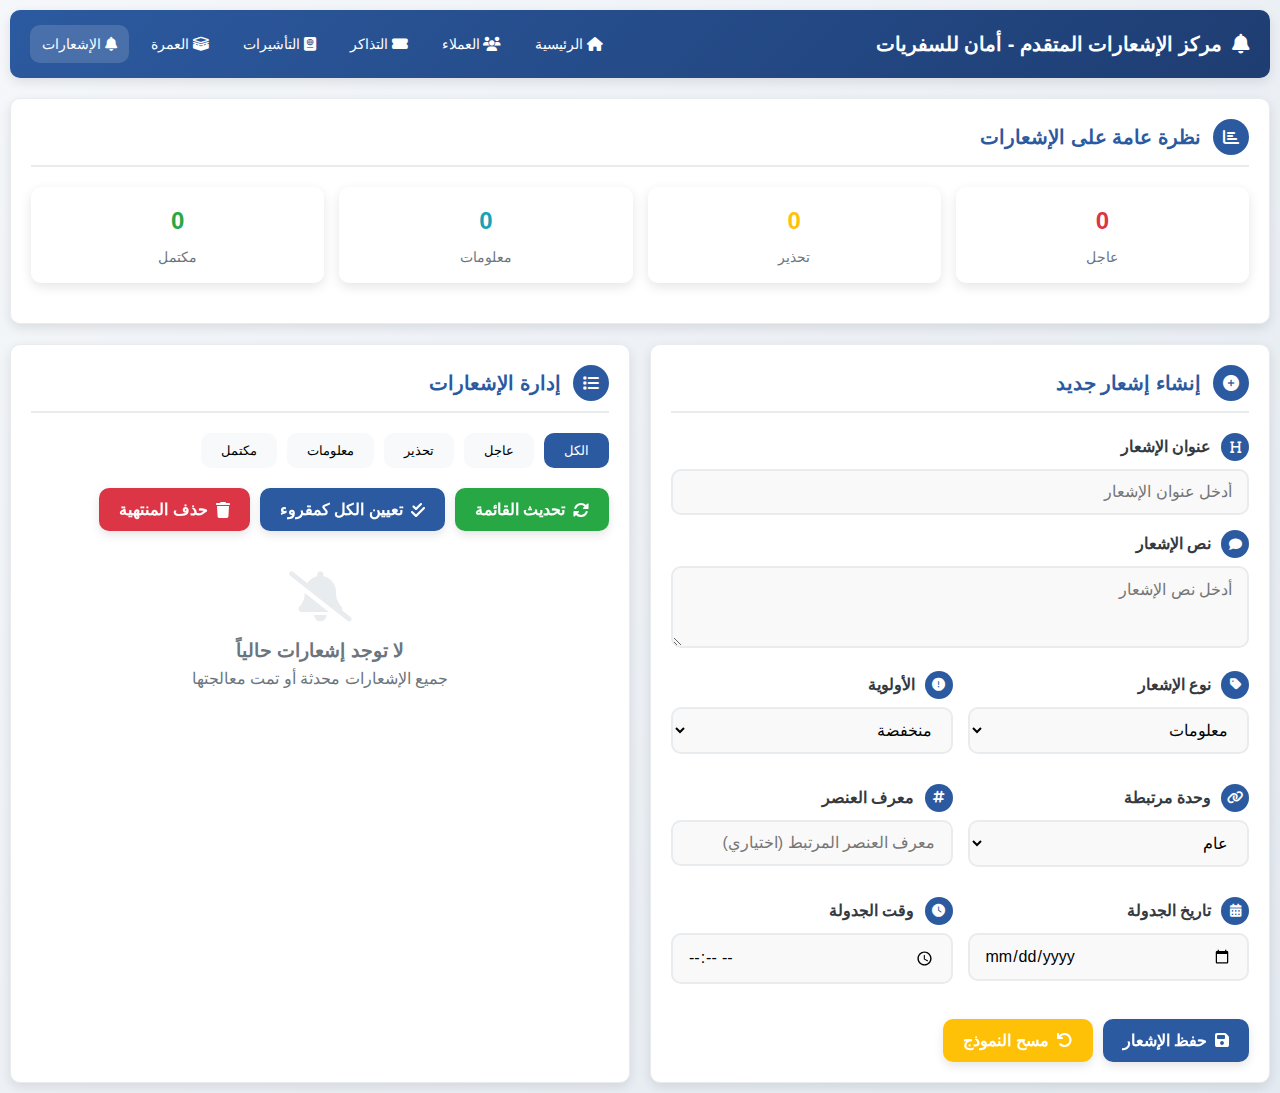
<file: notifications.html>
<!doctype html>
<html lang="ar" dir="rtl">
<head>
  <meta charset="utf-8">
  <meta name="viewport" content="width=device-width,initial-scale=1">
  <title>أمان - مركز الإشعارات المتقدم</title>
  <link rel="stylesheet" href="https://cdnjs.cloudflare.com/ajax/libs/font-awesome/6.4.0/css/all.min.css">
  <style>
    :root {
      --primary: #2c5aa0;
      --primary-light: #3a6bc0;
      --primary-dark: #1e3d72;
      --secondary: #f8a31b;
      --secondary-light: #f9b84d;
      --success: #28a745;
      --warning: #ffc107;
      --danger: #dc3545;
      --info: #17a2b8;
      --light: #f8f9fa;
      --dark: #343a40;
      --gray: #6c757d;
      --gray-light: #e9ecef;
      --border-radius: 10px;
      --shadow: 0 4px 12px rgba(0, 0, 0, 0.1);
      --transition: all 0.3s ease;
    }

    * {
      margin: 0;
      padding: 0;
      box-sizing: border-box;
      font-family: 'Segoe UI', Tahoma, Geneva, Verdana, sans-serif;
    }

    body {
      background: linear-gradient(135deg, #f5f7fa 0%, #e4eaf1 100%);
      color: var(--dark);
      line-height: 1.6;
      padding: 10px;
      min-height: 100vh;
    }

    .topbar {
      background: linear-gradient(135deg, var(--primary) 0%, var(--primary-dark) 100%);
      color: white;
      padding: 15px 20px;
      display: flex;
      justify-content: space-between;
      align-items: center;
      box-shadow: var(--shadow);
      border-radius: var(--border-radius);
      margin-bottom: 20px;
      flex-wrap: wrap;
      gap: 15px;
    }

    .topbar h1 {
      font-size: 20px;
      font-weight: 600;
      display: flex;
      align-items: center;
      gap: 10px;
    }

    .topbar nav {
      display: flex;
      gap: 10px;
      flex-wrap: wrap;
    }

    .topbar nav a {
      color: white;
      text-decoration: none;
      padding: 8px 12px;
      border-radius: var(--border-radius);
      transition: var(--transition);
      font-weight: 500;
      font-size: 14px;
    }

    .topbar nav a:hover, .topbar nav a.active {
      background: rgba(255, 255, 255, 0.15);
    }

    .container {
      max-width: 1400px;
      margin: 0 auto;
      display: grid;
      grid-template-columns: 1fr 1fr;
      gap: 20px;
    }

    @media (max-width: 992px) {
      .container {
        grid-template-columns: 1fr;
        gap: 15px;
      }
    }

    .card {
      background: white;
      border-radius: var(--border-radius);
      box-shadow: var(--shadow);
      padding: 20px;
      transition: var(--transition);
      border: 1px solid var(--gray-light);
    }

    .card:hover {
      box-shadow: 0 8px 20px rgba(0, 0, 0, 0.15);
    }

    .card h2 {
      color: var(--primary);
      margin-bottom: 20px;
      font-size: 20px;
      border-bottom: 2px solid var(--gray-light);
      padding-bottom: 10px;
      display: flex;
      align-items: center;
      gap: 12px;
    }

    .card h2 i {
      background: var(--primary);
      color: white;
      width: 36px;
      height: 36px;
      border-radius: 50%;
      display: flex;
      align-items: center;
      justify-content: center;
      font-size: 16px;
    }

    .form-group {
      margin-bottom: 15px;
    }

    label {
      display: block;
      margin-bottom: 8px;
      font-weight: 600;
      color: var(--dark);
      display: flex;
      align-items: center;
      gap: 10px;
    }

    .label-icon {
      background: var(--primary);
      color: white;
      width: 28px;
      height: 28px;
      border-radius: 50%;
      display: flex;
      align-items: center;
      justify-content: center;
      font-size: 13px;
    }

    input, select, textarea {
      width: 100%;
      padding: 12px 15px;
      border: 2px solid var(--gray-light);
      border-radius: var(--border-radius);
      font-size: 16px;
      transition: var(--transition);
      background: #f9f9f9;
    }

    input:focus, select:focus, textarea:focus {
      border-color: var(--primary);
      outline: none;
      box-shadow: 0 0 0 3px rgba(44, 90, 160, 0.2);
      background: white;
    }

    .input-row {
      display: flex;
      gap: 15px;
      margin-bottom: 15px;
    }

    .input-row > div {
      flex: 1;
    }

    .checkbox-group {
      display: flex;
      align-items: center;
      gap: 10px;
      margin: 15px 0;
    }

    .checkbox-group input {
      width: auto;
    }

    .btn {
      padding: 12px 20px;
      border: none;
      border-radius: var(--border-radius);
      font-size: 16px;
      font-weight: 600;
      cursor: pointer;
      transition: var(--transition);
      display: inline-flex;
      align-items: center;
      gap: 8px;
      box-shadow: 0 4px 10px rgba(0,0,0,0.1);
    }

    .btn:hover {
      transform: translateY(-2px);
      box-shadow: 0 6px 15px rgba(0,0,0,0.15);
    }

    .btn:active {
      transform: translateY(0);
    }

    .btn-primary {
      background: var(--primary);
      color: white;
    }

    .btn-success {
      background: var(--success);
      color: white;
    }

    .btn-warning {
      background: var(--warning);
      color: white;
    }

    .btn-danger {
      background: var(--danger);
      color: white;
    }

    .btn-info {
      background: var(--info);
      color: white;
    }

    .btn-sm {
      padding: 8px 15px;
      font-size: 14px;
    }

    .action-buttons {
      display: flex;
      gap: 10px;
      margin-top: 20px;
      flex-wrap: wrap;
    }

    /* نظام الإشعارات المتقدم */
    .notification-item {
      background: white;
      border-radius: var(--border-radius);
      padding: 15px;
      margin-bottom: 15px;
      box-shadow: var(--shadow);
      border-left: 4px solid var(--info);
      transition: var(--transition);
      position: relative;
    }

    .notification-item:hover {
      transform: translateY(-2px);
      box-shadow: 0 6px 15px rgba(0,0,0,0.15);
    }

    .notification-item.urgent {
      border-left-color: var(--danger);
      animation: pulse 2s infinite;
    }

    .notification-item.warning {
      border-left-color: var(--warning);
    }

    .notification-item.success {
      border-left-color: var(--success);
    }

    .notification-item.info {
      border-left-color: var(--info);
    }

    @keyframes pulse {
      0% { box-shadow: 0 0 0 0 rgba(220, 53, 69, 0.4); }
      70% { box-shadow: 0 0 0 10px rgba(220, 53, 69, 0); }
      100% { box-shadow: 0 0 0 0 rgba(220, 53, 69, 0); }
    }

    .notification-header {
      display: flex;
      justify-content: space-between;
      align-items: flex-start;
      margin-bottom: 10px;
    }

    .notification-title {
      font-weight: 600;
      color: var(--dark);
      font-size: 16px;
      display: flex;
      align-items: center;
      gap: 8px;
    }

    .notification-badge {
      padding: 3px 8px;
      border-radius: 12px;
      font-size: 10px;
      font-weight: bold;
      color: white;
    }

    .badge-urgent {
      background: var(--danger);
    }

    .badge-warning {
      background: var(--warning);
    }

    .badge-success {
      background: var(--success);
    }

    .badge-info {
      background: var(--info);
    }

    .notification-time {
      font-size: 12px;
      color: var(--gray);
      white-space: nowrap;
    }

    .notification-content {
      margin-bottom: 15px;
      color: var(--dark);
      line-height: 1.5;
    }

    .notification-meta {
      display: flex;
      justify-content: space-between;
      align-items: center;
      font-size: 12px;
      color: var(--gray);
      margin-bottom: 10px;
    }

    .notification-source {
      display: flex;
      align-items: center;
      gap: 5px;
      background: var(--light);
      padding: 4px 8px;
      border-radius: 12px;
    }

    .notification-actions {
      display: flex;
      gap: 8px;
      flex-wrap: wrap;
    }

    .action-btn {
      padding: 6px 12px;
      border: none;
      border-radius: var(--border-radius);
      font-size: 12px;
      font-weight: 600;
      cursor: pointer;
      transition: var(--transition);
      display: inline-flex;
      align-items: center;
      gap: 5px;
    }

    .action-btn.view {
      background: var(--primary);
      color: white;
    }

    .action-btn.dismiss {
      background: var(--danger);
      color: white;
    }

    .action-btn.postpone {
      background: var(--warning);
      color: white;
    }

    .action-btn.complete {
      background: var(--success);
      color: white;
    }

    .action-btn:hover {
      transform: translateY(-1px);
      box-shadow: 0 3px 8px rgba(0,0,0,0.15);
    }

    .empty-state {
      text-align: center;
      padding: 40px 20px;
      color: var(--gray);
    }

    .empty-state i {
      font-size: 50px;
      margin-bottom: 15px;
      color: var(--gray-light);
    }

    .filter-tabs {
      display: flex;
      gap: 10px;
      margin-bottom: 20px;
      flex-wrap: wrap;
    }

    .filter-tab {
      padding: 10px 20px;
      background: var(--light);
      border: none;
      border-radius: var(--border-radius);
      cursor: pointer;
      transition: var(--transition);
      font-weight: 500;
    }

    .filter-tab.active {
      background: var(--primary);
      color: white;
    }

    .filter-tab:hover:not(.active) {
      background: var(--gray-light);
    }

    .stats-cards {
      display: grid;
      grid-template-columns: repeat(auto-fit, minmax(200px, 1fr));
      gap: 15px;
      margin-bottom: 20px;
    }

    .stat-card {
      background: white;
      border-radius: var(--border-radius);
      padding: 15px;
      box-shadow: var(--shadow);
      text-align: center;
    }

    .stat-number {
      font-size: 24px;
      font-weight: 700;
      margin-bottom: 5px;
    }

    .stat-label {
      font-size: 14px;
      color: var(--gray);
    }

    .stat-card.urgent .stat-number {
      color: var(--danger);
    }

    .stat-card.warning .stat-number {
      color: var(--warning);
    }

    .stat-card.success .stat-number {
      color: var(--success);
    }

    .stat-card.info .stat-number {
      color: var(--info);
    }

    /* تحسينات للاستجابة على الأجهزة المحمولة */
    @media (max-width: 768px) {
      body {
        padding: 5px;
      }
      
      .topbar {
        flex-direction: column;
        text-align: center;
        padding: 15px;
      }
      
      .topbar h1 {
        font-size: 18px;
      }
      
      .topbar nav {
        justify-content: center;
      }
      
      .container {
        padding: 0;
        gap: 10px;
      }
      
      .card {
        padding: 15px;
      }
      
      .card h2 {
        font-size: 18px;
      }
      
      .input-row {
        flex-direction: column;
        gap: 10px;
      }
      
      .action-buttons {
        flex-direction: column;
      }
      
      .btn {
        width: 100%;
        justify-content: center;
        font-size: 15px;
      }
      
      .notification-header {
        flex-direction: column;
        align-items: flex-start;
        gap: 5px;
      }
      
      .notification-actions {
        width: 100%;
        justify-content: flex-start;
      }
      
      .stats-cards {
        grid-template-columns: 1fr 1fr;
      }
    }

    @media (max-width: 480px) {
      .topbar h1 {
        font-size: 16px;
      }
      
      .topbar nav a {
        font-size: 13px;
        padding: 6px 10px;
      }
      
      .card {
        padding: 12px;
      }
      
      .card h2 {
        font-size: 16px;
      }
      
      .btn {
        padding: 10px 15px;
        font-size: 14px;
      }
      
      .stats-cards {
        grid-template-columns: 1fr;
      }
    }

    /* تأثيرات خاصة للتفاعل */
    .ripple {
      position: relative;
      overflow: hidden;
      transform: translate3d(0, 0, 0);
    }

    .ripple:after {
      content: "";
      display: block;
      position: absolute;
      width: 100%;
      height: 100%;
      top: 0;
      left: 0;
      pointer-events: none;
      background-image: radial-gradient(circle, #fff 10%, transparent 10.01%);
      background-repeat: no-repeat;
      background-position: 50%;
      transform: scale(10, 10);
      opacity: 0;
      transition: transform .5s, opacity 1s;
    }

    .ripple:active:after {
      transform: scale(0, 0);
      opacity: .2;
      transition: 0s;
    }
  </style>
</head>
<body>
  <header class="topbar">
    <h1><i class="fas fa-bell"></i> مركز الإشعارات المتقدم - أمان للسفريات</h1>
    <nav>
      <a href="index.html"><i class="fas fa-home"></i> الرئيسية</a>
      <a href="clients.html"><i class="fas fa-users"></i> العملاء</a>
      <a href="flights.html"><i class="fas fa-ticket-alt"></i> التذاكر</a>
      <a href="visas.html"><i class="fas fa-passport"></i> التأشيرات</a>
      <a href="umrah.html"><i class="fas fa-kaaba"></i> العمرة</a>
      <a href="notifications.html" class="active"><i class="fas fa-bell"></i> الإشعارات</a>
    </nav>
  </header>

  <main class="container">
    <!-- قسم إحصائيات الإشعارات -->
    <section class="card" style="grid-column: 1 / -1;">
      <h2><i class="fas fa-chart-bar"></i> نظرة عامة على الإشعارات</h2>
      <div class="stats-cards">
        <div class="stat-card urgent">
          <div class="stat-number" id="urgentCount">0</div>
          <div class="stat-label">عاجل</div>
        </div>
        <div class="stat-card warning">
          <div class="stat-number" id="warningCount">0</div>
          <div class="stat-label">تحذير</div>
        </div>
        <div class="stat-card info">
          <div class="stat-number" id="infoCount">0</div>
          <div class="stat-label">معلومات</div>
        </div>
        <div class="stat-card success">
          <div class="stat-number" id="successCount">0</div>
          <div class="stat-label">مكتمل</div>
        </div>
      </div>
    </section>

    <!-- قسم إنشاء إشعار يدوي -->
    <section class="card">
      <h2><i class="fas fa-plus-circle"></i> إنشاء إشعار جديد</h2>
      <form id="notificationForm">
        <div class="form-group">
          <label for="notificationTitle">
            <span class="label-icon"><i class="fas fa-heading"></i></span>
            عنوان الإشعار
          </label>
          <input type="text" id="notificationTitle" name="notificationTitle" placeholder="أدخل عنوان الإشعار" required>
        </div>

        <div class="form-group">
          <label for="notificationMessage">
            <span class="label-icon"><i class="fas fa-comment"></i></span>
            نص الإشعار
          </label>
          <textarea id="notificationMessage" name="notificationMessage" rows="3" placeholder="أدخل نص الإشعار" required></textarea>
        </div>

        <div class="input-row">
          <div class="form-group">
            <label for="notificationType">
              <span class="label-icon"><i class="fas fa-tag"></i></span>
              نوع الإشعار
            </label>
            <select id="notificationType" name="notificationType" required>
              <option value="info">معلومات</option>
              <option value="warning">تحذير</option>
              <option value="urgent">عاجل</option>
              <option value="success">نجاح</option>
            </select>
          </div>
          
          <div class="form-group">
            <label for="notificationPriority">
              <span class="label-icon"><i class="fas fa-exclamation-circle"></i></span>
              الأولوية
            </label>
            <select id="notificationPriority" name="notificationPriority" required>
              <option value="low">منخفضة</option>
              <option value="medium">متوسطة</option>
              <option value="high">عالية</option>
            </select>
          </div>
        </div>

        <div class="input-row">
          <div class="form-group">
            <label for="relatedModule">
              <span class="label-icon"><i class="fas fa-link"></i></span>
              وحدة مرتبطة
            </label>
            <select id="relatedModule" name="relatedModule">
              <option value="">عام</option>
              <option value="clients">العملاء</option>
              <option value="flights">التذاكر</option>
              <option value="visas">التأشيرات</option>
              <option value="umrah">العمرة</option>
            </select>
          </div>
          
          <div class="form-group">
            <label for="relatedId">
              <span class="label-icon"><i class="fas fa-hashtag"></i></span>
              معرف العنصر
            </label>
            <input type="text" id="relatedId" name="relatedId" placeholder="معرف العنصر المرتبط (اختياري)">
          </div>
        </div>

        <div class="input-row">
          <div class="form-group">
            <label for="scheduledDate">
              <span class="label-icon"><i class="fas fa-calendar-alt"></i></span>
              تاريخ الجدولة
            </label>
            <input type="date" id="scheduledDate" name="scheduledDate">
          </div>
          
          <div class="form-group">
            <label for="scheduledTime">
              <span class="label-icon"><i class="fas fa-clock"></i></span>
              وقت الجدولة
            </label>
            <input type="time" id="scheduledTime" name="scheduledTime">
          </div>
        </div>

        <div class="action-buttons">
          <button type="submit" class="btn btn-primary ripple" id="saveBtn">
            <i class="fas fa-save"></i> حفظ الإشعار
          </button>
          <button type="button" class="btn btn-warning ripple" id="resetBtn">
            <i class="fas fa-undo"></i> مسح النموذج
          </button>
        </div>
      </form>
    </section>

    <!-- قسم إدارة الإشعارات -->
    <section class="card">
      <h2><i class="fas fa-list"></i> إدارة الإشعارات</h2>
      
      <div class="filter-tabs">
        <button class="filter-tab active" data-filter="all">الكل</button>
        <button class="filter-tab" data-filter="urgent">عاجل</button>
        <button class="filter-tab" data-filter="warning">تحذير</button>
        <button class="filter-tab" data-filter="info">معلومات</button>
        <button class="filter-tab" data-filter="success">مكتمل</button>
      </div>

      <div class="action-buttons">
        <button class="btn btn-success ripple" id="refreshBtn">
          <i class="fas fa-sync-alt"></i> تحديث القائمة
        </button>
        <button class="btn btn-primary ripple" id="markAllReadBtn">
          <i class="fas fa-check-double"></i> تعيين الكل كمقروء
        </button>
        <button class="btn btn-danger ripple" id="clearOldBtn">
          <i class="fas fa-trash"></i> حذف المنتهية
        </button>
      </div>
      
      <div id="notificationsList">
        <!-- سيتم ملؤها بالجافاسكريبت -->
      </div>
      
      <div class="empty-state" id="emptyState">
        <i class="fas fa-bell-slash"></i>
        <h3>لا توجد إشعارات حالياً</h3>
        <p>جميع الإشعارات محدثة أو تمت معالجتها</p>
      </div>
    </section>
  </main>

  <script>
    // نظام قاعدة البيانات الموحد للإشعارات
    const NotificationDB = {
      // تهيئة قاعدة البيانات
      init() {
        if (!localStorage.getItem('notification_database')) {
          const initialData = {
            notifications: [],
            settings: {
              autoDelete: true,
              keepDays: 30,
              soundEnabled: true
            }
          };
          localStorage.setItem('notification_database', JSON.stringify(initialData));
        }
        return this.getDB();
      },

      // الحصول على قاعدة البيانات
      getDB() {
        return JSON.parse(localStorage.getItem('notification_database') || '{}');
      },

      // حفظ قاعدة البيانات
      saveDB(data) {
        localStorage.setItem('notification_database', JSON.stringify(data));
      },

      // الحصول على جميع العناصر في مجموعة
      getAll(collection) {
        const db = this.getDB();
        return db[collection] || [];
      },

      // إضافة عنصر جديد
      add(collection, item) {
        const db = this.getDB();
        if (!db[collection]) db[collection] = [];
        item.id = Date.now().toString();
        item.createdAt = new Date().toISOString();
        item.updatedAt = new Date().toISOString();
        item.read = false;
        db[collection].push(item);
        this.saveDB(db);
        return item;
      },

      // تحديث عنصر
      update(collection, id, updates) {
        const db = this.getDB();
        if (!db[collection]) return null;
        
        const index = db[collection].findIndex(item => item.id === id);
        if (index !== -1) {
          db[collection][index] = { 
            ...db[collection][index], 
            ...updates,
            updatedAt: new Date().toISOString()
          };
          this.saveDB(db);
          return db[collection][index];
        }
        return null;
      },

      // حذف عنصر
      delete(collection, id) {
        const db = this.getDB();
        if (!db[collection]) return false;
        
        db[collection] = db[collection].filter(item => item.id !== id);
        this.saveDB(db);
        return true;
      },

      // الحصول على الإشعارات من جميع الأنظمة
      getAllNotifications() {
        // جمع الإشعارات من جميع قواعد البيانات
        const allNotifications = [];
        
        // إشعارات العملاء
        try {
          const clientsDB = JSON.parse(localStorage.getItem('aman_database') || '{}');
          if (clientsDB.notifications) {
            clientsDB.notifications.forEach(notif => {
              notif.source = 'clients';
              allNotifications.push(notif);
            });
          }
        } catch(e) {}
        
        // إشعارات التذاكر
        try {
          const flightsDB = JSON.parse(localStorage.getItem('aman_database') || '{}');
          if (flightsDB.notifications) {
            flightsDB.notifications.forEach(notif => {
              notif.source = 'flights';
              allNotifications.push(notif);
            });
          }
        } catch(e) {}
        
        // إشعارات التأشيرات
        try {
          const visasDB = JSON.parse(localStorage.getItem('aman_database') || '{}');
          if (visasDB.statusNotifications) {
            visasDB.statusNotifications.forEach(notif => {
              notif.source = 'visas';
              allNotifications.push(notif);
            });
          }
        } catch(e) {}
        
        // إشعارات العمرة
        try {
          const umrahDB = JSON.parse(localStorage.getItem('umrah_database') || '{}');
          if (umrahDB.notifications) {
            umrahDB.notifications.forEach(notif => {
              notif.source = 'umrah';
              allNotifications.push(notif);
            });
          }
        } catch(e) {}
        
        // إشعارات مركز الإشعارات
        const notificationDB = this.getDB();
        if (notificationDB.notifications) {
          notificationDB.notifications.forEach(notif => {
            notif.source = 'notifications';
            allNotifications.push(notif);
          });
        }
        
        return allNotifications;
      }
    };

    // نظام إدارة الإشعارات المتقدم
    const AdvancedNotificationManager = {
      currentFilter: 'all',
      
      // تهيئة النظام
      async init() {
        await NotificationDB.init();
        this.setupEventListeners();
        this.renderNotifications();
        this.updateStats();
        
        // التحقق من الإشعارات الجديدة كل 30 ثانية
        setInterval(() => {
          this.renderNotifications();
          this.updateStats();
        }, 30000);
      },
      
      // إعداد مستمعي الأحداث
      setupEventListeners() {
        // حفظ النموذج
        document.getElementById('notificationForm').addEventListener('submit', (e) => {
          e.preventDefault();
          this.saveNotification();
        });
        
        // مسح النموذج
        document.getElementById('resetBtn').addEventListener('click', () => {
          this.resetForm();
        });
        
        // تحديث القائمة
        document.getElementById('refreshBtn').addEventListener('click', () => {
          this.renderNotifications();
          this.updateStats();
          this.showToast('تم التحديث', 'تم تحديث قائمة الإشعارات', 'success');
        });
        
        // تعيين الكل كمقروء
        document.getElementById('markAllReadBtn').addEventListener('click', () => {
          this.markAllAsRead();
        });
        
        // حذف الإشعارات المنتهية
        document.getElementById('clearOldBtn').addEventListener('click', () => {
          this.clearOldNotifications();
        });
        
        // تصفية الإشعارات
        document.querySelectorAll('.filter-tab').forEach(tab => {
          tab.addEventListener('click', () => {
            document.querySelectorAll('.filter-tab').forEach(t => t.classList.remove('active'));
            tab.classList.add('active');
            this.currentFilter = tab.dataset.filter;
            this.renderNotifications();
          });
        });
      },
      
      // حفظ إشعار جديد
      async saveNotification() {
        const form = document.getElementById('notificationForm');
        const formData = new FormData(form);
        
        // التحقق من صحة البيانات
        if (!formData.get('notificationTitle') || !formData.get('notificationMessage')) {
          this.showToast('خطأ', 'يرجى ملء جميع الحقول المطلوبة', 'error');
          return;
        }
        
        // تجميع البيانات
        const notificationData = {
          title: formData.get('notificationTitle'),
          message: formData.get('notificationMessage'),
          type: formData.get('notificationType'),
          priority: formData.get('notificationPriority'),
          relatedModule: formData.get('relatedModule') || null,
          relatedId: formData.get('relatedId') || null,
          scheduledDate: formData.get('scheduledDate') || null,
          scheduledTime: formData.get('scheduledTime') || null
        };
        
        // حساب وقت الجدولة إذا كان موجوداً
        let scheduledDateTime = null;
        if (notificationData.scheduledDate && notificationData.scheduledTime) {
          scheduledDateTime = new Date(`${notificationData.scheduledDate}T${notificationData.scheduledTime}`);
          if (isNaN(scheduledDateTime)) {
            this.showToast('خطأ', 'تاريخ أو وقت الجدولة غير صالح', 'error');
            return;
          }
        }
        
        // إضافة الإشعار
        const newNotification = await NotificationDB.add('notifications', {
          ...notificationData,
          scheduledFor: scheduledDateTime ? scheduledDateTime.toISOString() : new Date().toISOString(),
          isScheduled: !!scheduledDateTime,
          source: 'notifications'
        });
        
        this.showToast('تم الحفظ', 'تم إنشاء الإشعار بنجاح', 'success');
        this.resetForm();
        this.renderNotifications();
        this.updateStats();
      },
      
      // عرض الإشعارات
      renderNotifications() {
        const container = document.getElementById('notificationsList');
        const emptyState = document.getElementById('emptyState');
        const allNotifications = NotificationDB.getAllNotifications();
        
        // تصفية الإشعارات حسب النوع
        let filteredNotifications = allNotifications;
        if (this.currentFilter !== 'all') {
          filteredNotifications = allNotifications.filter(notif => notif.type === this.currentFilter);
        }
        
        // ترتيب الإشعارات حسب الأهمية والتاريخ
        filteredNotifications.sort((a, b) => {
          // الأولوية: عاجل أولاً
          const priorityOrder = { 'urgent': 4, 'warning': 3, 'info': 2, 'success': 1 };
          const aPriority = priorityOrder[a.type] || 0;
          const bPriority = priorityOrder[b.type] || 0;
          
          if (aPriority !== bPriority) {
            return bPriority - aPriority;
          }
          
          // ثم التاريخ (الأحدث أولاً)
          return new Date(b.createdAt) - new Date(a.createdAt);
        });
        
        if (filteredNotifications.length === 0) {
          container.innerHTML = '';
          emptyState.style.display = 'block';
          return;
        }
        
        emptyState.style.display = 'none';
        
        container.innerHTML = filteredNotifications.map(notif => {
          const timeAgo = this.getTimeAgo(notif.createdAt);
          const badgeClass = `badge-${notif.type}`;
          const badgeText = this.getBadgeText(notif.type);
          const sourceIcon = this.getSourceIcon(notif.source);
          const sourceText = this.getSourceText(notif.source);
          
          return `
            <div class="notification-item ${notif.type}">
              <div class="notification-header">
                <div class="notification-title">
                  <span class="notification-badge ${badgeClass}">${badgeText}</span>
                  ${notif.title}
                </div>
                <div class="notification-time">${timeAgo}</div>
              </div>
              
              <div class="notification-content">
                ${notif.message}
              </div>
              
              <div class="notification-meta">
                <div class="notification-source">
                  <i class="${sourceIcon}"></i>
                  ${sourceText}
                  ${notif.relatedModule ? ` • ${this.getModuleText(notif.relatedModule)}` : ''}
                </div>
                <div>
                  ${notif.read ? '<i class="fas fa-check" style="color: var(--success);"></i> مقروء' : '<i class="fas fa-circle" style="color: var(--warning); font-size: 8px;"></i> جديد'}
                </div>
              </div>
              
              <div class="notification-actions">
                ${notif.relatedModule && notif.relatedId ? `
                  <button class="action-btn view" onclick="AdvancedNotificationManager.viewRelated('${notif.relatedModule}', '${notif.relatedId}')">
                    <i class="fas fa-eye"></i> عرض العنصر
                  </button>
                ` : ''}
                
                ${!notif.read ? `
                  <button class="action-btn complete" onclick="AdvancedNotificationManager.markAsRead('${notif.id}', '${notif.source}')">
                    <i class="fas fa-check"></i> تعيين كمقروء
                  </button>
                ` : ''}
                
                <button class="action-btn postpone" onclick="AdvancedNotificationManager.postponeNotification('${notif.id}', '${notif.source}')">
                  <i class="fas fa-clock"></i> تأجيل
                </button>
                
                <button class="action-btn dismiss" onclick="AdvancedNotificationManager.dismissNotification('${notif.id}', '${notif.source}')">
                  <i class="fas fa-times"></i> تجاهل
                </button>
              </div>
            </div>
          `;
        }).join('');
      },
      
      // تحديث الإحصائيات
      updateStats() {
        const allNotifications = NotificationDB.getAllNotifications();
        
        const urgentCount = allNotifications.filter(n => n.type === 'urgent' && !n.read).length;
        const warningCount = allNotifications.filter(n => n.type === 'warning' && !n.read).length;
        const infoCount = allNotifications.filter(n => n.type === 'info' && !n.read).length;
        const successCount = allNotifications.filter(n => n.type === 'success' && !n.read).length;
        
        document.getElementById('urgentCount').textContent = urgentCount;
        document.getElementById('warningCount').textContent = warningCount;
        document.getElementById('infoCount').textContent = infoCount;
        document.getElementById('successCount').textContent = successCount;
      },
      
      // عرض العنصر المرتبط
      viewRelated(module, id) {
        if (!module || !id) {
          this.showToast('خطأ', 'لا يوجد عنصر مرتبط', 'error');
          return;
        }
        
        let url = 'index.html';
        switch(module) {
          case 'clients': url = 'clients.html'; break;
          case 'flights': url = 'flights.html'; break;
          case 'visas': url = 'visas.html'; break;
          case 'umrah': url = 'umrah.html'; break;
        }
        
        // الانتقال للصفحة مع تمرير المعرف
        window.location.href = `${url}?id=${encodeURIComponent(id)}`;
      },
      
      // تعيين الإشعار كمقروء
      markAsRead(notificationId, source) {
        // البحث عن الإشعار في المصدر المناسب وتحديثه
        this.updateNotificationInSource(notificationId, source, { read: true });
        this.showToast('تم التحديث', 'تم تعيين الإشعار كمقروء', 'success');
        this.renderNotifications();
        this.updateStats();
      },
      
      // تأجيل الإشعار
      postponeNotification(notificationId, source) {
        const newDate = new Date();
        newDate.setDate(newDate.getDate() + 1);
        
        this.updateNotificationInSource(notificationId, source, { 
          scheduledFor: newDate.toISOString(),
          isScheduled: true
        });
        
        this.showToast('تم التأجيل', 'تم تأجيل الإشعار ليوم واحد', 'info');
        this.renderNotifications();
      },
      
      // تجاهل الإشعار
      dismissNotification(notificationId, source) {
        if (!confirm('هل أنت متأكد من أنك تريد تجاهل هذا الإشعار؟')) return;
        
        this.deleteNotificationFromSource(notificationId, source);
        this.showToast('تم الحذف', 'تم تجاهل الإشعار', 'success');
        this.renderNotifications();
        this.updateStats();
      },
      
      // تعيين جميع الإشعارات كمقروءة
      markAllAsRead() {
        if (!confirm('هل تريد تعيين جميع الإشعارات كمقروءة؟')) return;
        
        const allNotifications = NotificationDB.getAllNotifications();
        allNotifications.forEach(notif => {
          if (!notif.read) {
            this.updateNotificationInSource(notif.id, notif.source, { read: true });
          }
        });
        
        this.showToast('تم التحديث', 'تم تعيين جميع الإشعارات كمقروءة', 'success');
        this.renderNotifications();
        this.updateStats();
      },
      
      // حذف الإشعارات المنتهية
      clearOldNotifications() {
        if (!confirm('هل تريد حذف جميع الإشعارات المنتهية أو القديمة؟')) return;
        
        const thirtyDaysAgo = new Date();
        thirtyDaysAgo.setDate(thirtyDaysAgo.getDate() - 30);
        
        const allNotifications = NotificationDB.getAllNotifications();
        allNotifications.forEach(notif => {
          const notificationDate = new Date(notif.createdAt);
          if (notificationDate < thirtyDaysAgo || notif.read) {
            this.deleteNotificationFromSource(notif.id, notif.source);
          }
        });
        
        this.showToast('تم التنظيف', 'تم حذف الإشعارات القديمة', 'success');
        this.renderNotifications();
        this.updateStats();
      },
      
      // تحديث الإشعار في المصدر المناسب
      updateNotificationInSource(notificationId, source, updates) {
        try {
          let db;
          let collection;
          
          switch(source) {
            case 'clients':
            case 'flights':
              db = JSON.parse(localStorage.getItem('aman_database') || '{}');
              collection = 'notifications';
              break;
            case 'visas':
              db = JSON.parse(localStorage.getItem('aman_database') || '{}');
              collection = 'statusNotifications';
              break;
            case 'umrah':
              db = JSON.parse(localStorage.getItem('umrah_database') || '{}');
              collection = 'notifications';
              break;
            case 'notifications':
              db = NotificationDB.getDB();
              collection = 'notifications';
              break;
            default:
              return;
          }
          
          if (db[collection]) {
            const index = db[collection].findIndex(item => item.id === notificationId);
            if (index !== -1) {
              db[collection][index] = { ...db[collection][index], ...updates };
              localStorage.setItem(
                source === 'umrah' ? 'umrah_database' : 
                source === 'notifications' ? 'notification_database' : 'aman_database', 
                JSON.stringify(db)
              );
            }
          }
        } catch(e) {
          console.error('Error updating notification:', e);
        }
      },
      
      // حذف الإشعار من المصدر المناسب
      deleteNotificationFromSource(notificationId, source) {
        try {
          let db;
          let collection;
          
          switch(source) {
            case 'clients':
            case 'flights':
              db = JSON.parse(localStorage.getItem('aman_database') || '{}');
              collection = 'notifications';
              break;
            case 'visas':
              db = JSON.parse(localStorage.getItem('aman_database') || '{}');
              collection = 'statusNotifications';
              break;
            case 'umrah':
              db = JSON.parse(localStorage.getItem('umrah_database') || '{}');
              collection = 'notifications';
              break;
            case 'notifications':
              db = NotificationDB.getDB();
              collection = 'notifications';
              break;
            default:
              return;
          }
          
          if (db[collection]) {
            db[collection] = db[collection].filter(item => item.id !== notificationId);
            localStorage.setItem(
              source === 'umrah' ? 'umrah_database' : 
              source === 'notifications' ? 'notification_database' : 'aman_database', 
              JSON.stringify(db)
            );
          }
        } catch(e) {
          console.error('Error deleting notification:', e);
        }
      },
      
      // مسح النموذج
      resetForm() {
        document.getElementById('notificationForm').reset();
        
        // تعيين القيم الافتراضية
        const today = new Date().toISOString().split('T')[0];
        document.getElementById('scheduledDate').value = today;
        
        const now = new Date();
        const timeString = now.toTimeString().split(' ')[0].substring(0, 5);
        document.getElementById('scheduledTime').value = timeString;
      },
      
      // حساب الوقت المنقضي
      getTimeAgo(dateString) {
        const date = new Date(dateString);
        const now = new Date();
        const diffMs = now - date;
        const diffMins = Math.floor(diffMs / 60000);
        const diffHours = Math.floor(diffMs / 3600000);
        const diffDays = Math.floor(diffMs / 86400000);
        
        if (diffMins < 1) return 'الآن';
        if (diffMins < 60) return `منذ ${diffMins} دقيقة`;
        if (diffHours < 24) return `منذ ${diffHours} ساعة`;
        if (diffDays < 7) return `منذ ${diffDays} يوم`;
        
        return date.toLocaleDateString('ar-EG');
      },
      
      // الحصول على نص البادج
      getBadgeText(type) {
        const texts = {
          'urgent': 'عاجل',
          'warning': 'تحذير',
          'info': 'معلومات',
          'success': 'مكتمل'
        };
        return texts[type] || 'معلومات';
      },
      
      // الحصول على أيقونة المصدر
      getSourceIcon(source) {
        const icons = {
          'clients': 'fas fa-users',
          'flights': 'fas fa-ticket-alt',
          'visas': 'fas fa-passport',
          'umrah': 'fas fa-kaaba',
          'notifications': 'fas fa-bell'
        };
        return icons[source] || 'fas fa-bell';
      },
      
      // الحصول على نص المصدر
      getSourceText(source) {
        const texts = {
          'clients': 'العملاء',
          'flights': 'التذاكر',
          'visas': 'التأشيرات',
          'umrah': 'العمرة',
          'notifications': 'مركز الإشعارات'
        };
        return texts[source] || 'عام';
      },
      
      // الحصول على نص الوحدة
      getModuleText(module) {
        const texts = {
          'clients': 'عميل',
          'flights': 'تذكرة',
          'visas': 'تأشيرة',
          'umrah': 'عمرة'
        };
        return texts[module] || 'عنصر';
      },
      
      // عرض رسائل للمستخدم
      showToast(title, message, type = 'info') {
        // إنشاء عنصر toast ديناميكي
        const toast = document.createElement('div');
        toast.className = `notification-toast ${type}`;
        toast.style.cssText = `
          position: fixed;
          top: 20px;
          left: 20px;
          right: 20px;
          background: white;
          padding: 15px 20px;
          border-radius: var(--border-radius);
          box-shadow: 0 5px 15px rgba(0,0,0,0.2);
          display: flex;
          align-items: center;
          gap: 15px;
          z-index: 1000;
          transform: translateY(-100px);
          opacity: 0;
          transition: all 0.4s ease;
          border-right: 4px solid ${type === 'success' ? 'var(--success)' : type === 'warning' ? 'var(--warning)' : type === 'error' ? 'var(--danger)' : 'var(--info)'};
        `;
        
        const iconClass = type === 'success' ? 'fas fa-check-circle' : 
                         type === 'warning' ? 'fas fa-exclamation-triangle' : 
                         type === 'error' ? 'fas fa-times-circle' : 'fas fa-info-circle';
        
        const iconColor = type === 'success' ? 'var(--success)' : 
                         type === 'warning' ? 'var(--warning)' : 
                         type === 'error' ? 'var(--danger)' : 'var(--info)';
        
        toast.innerHTML = `
          <div class="notification-icon" style="background: ${iconColor};">
            <i class="${iconClass}"></i>
          </div>
          <div class="notification-content">
            <h4>${title}</h4>
            <p>${message}</p>
          </div>
          <button class="notification-close">
            <i class="fas fa-times"></i>
          </button>
        `;
        
        document.body.appendChild(toast);
        
        // إظهار الإشعار
        setTimeout(() => {
          toast.style.transform = 'translateY(0)';
          toast.style.opacity = '1';
        }, 100);
        
        // إعداد إغلاق الإشعار
        toast.querySelector('.notification-close').addEventListener('click', () => {
          toast.style.transform = 'translateY(-100px)';
          toast.style.opacity = '0';
          setTimeout(() => {
            if (toast.parentNode) {
              toast.parentNode.removeChild(toast);
            }
          }, 400);
        });
        
        // إخفاء تلقائي بعد 5 ثوان
        setTimeout(() => {
          if (toast.parentNode) {
            toast.style.transform = 'translateY(-100px)';
            toast.style.opacity = '0';
            setTimeout(() => {
              if (toast.parentNode) {
                toast.parentNode.removeChild(toast);
              }
            }, 400);
          }
        }, 5000);
      }
    };

    // تهيئة التطبيق عند تحميل الصفحة
    document.addEventListener('DOMContentLoaded', function() {
      AdvancedNotificationManager.init();
    });
  </script>
</body>
</html>
</file>
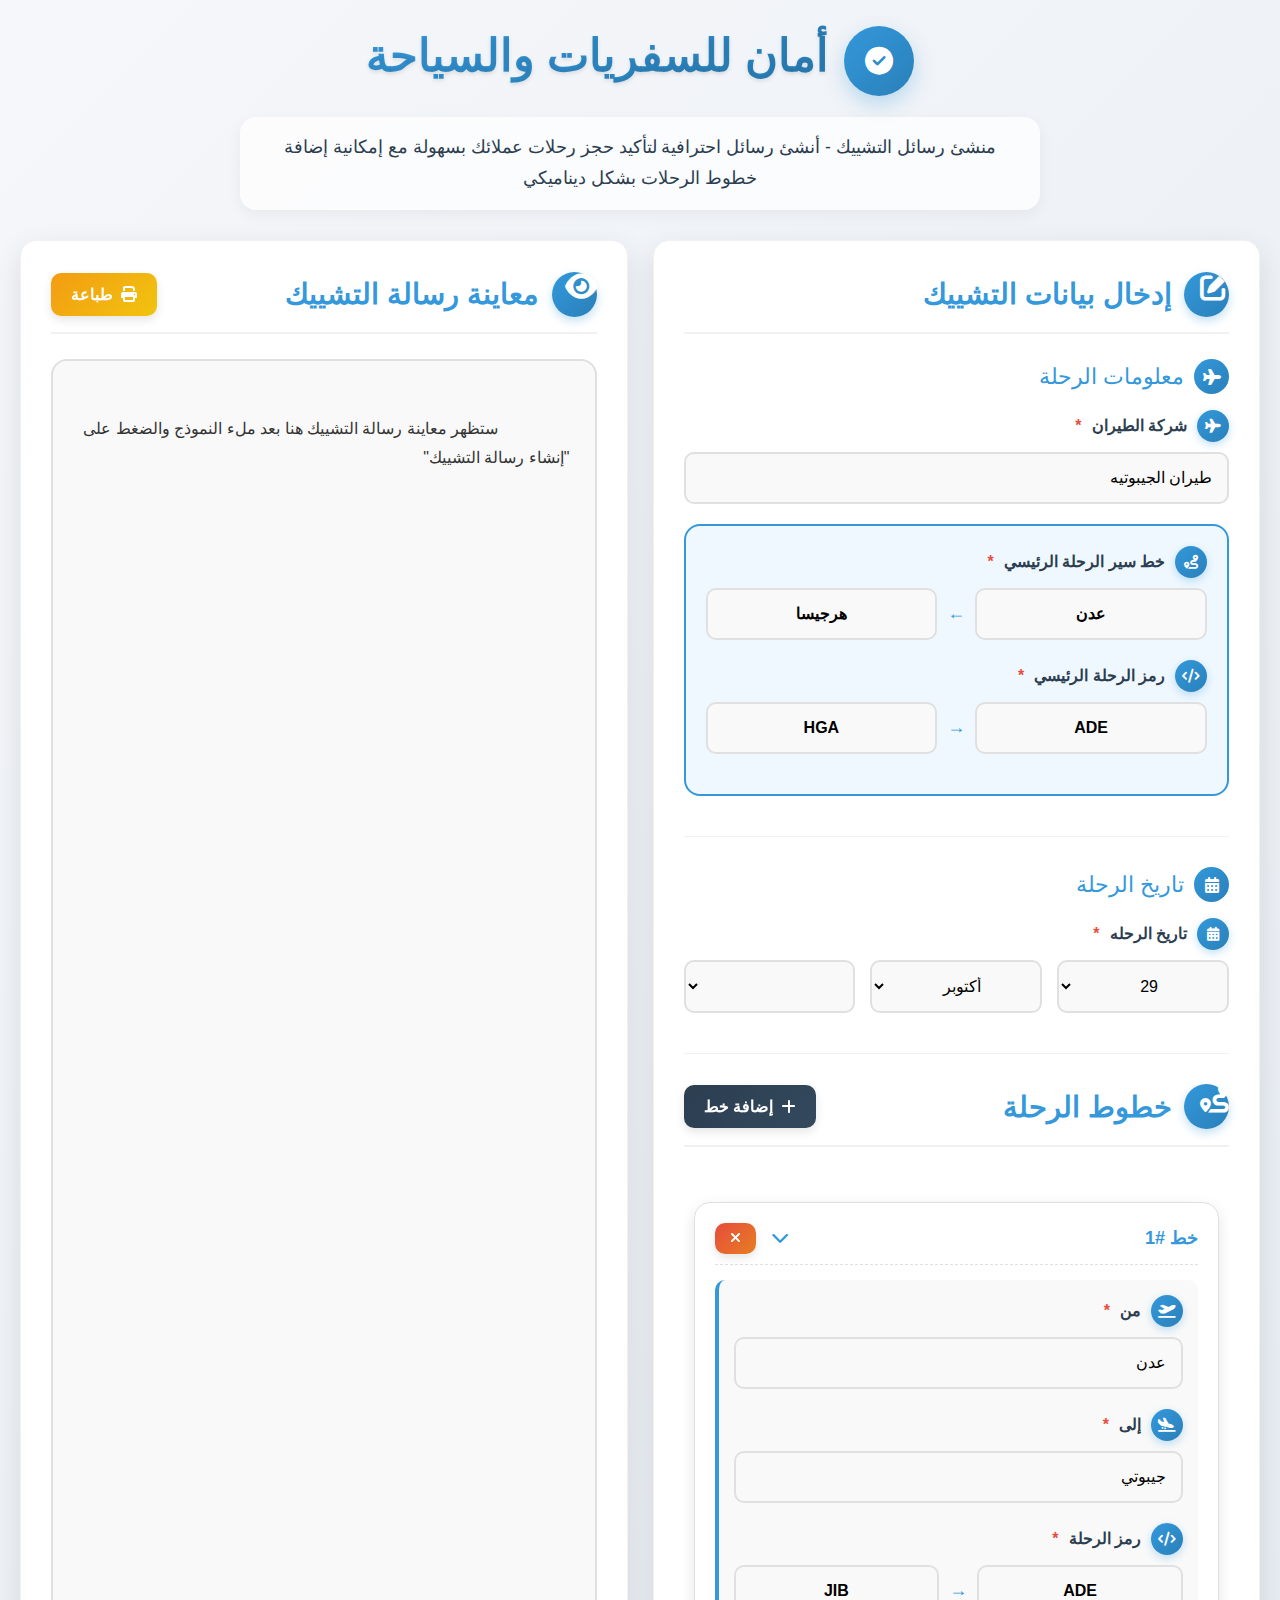
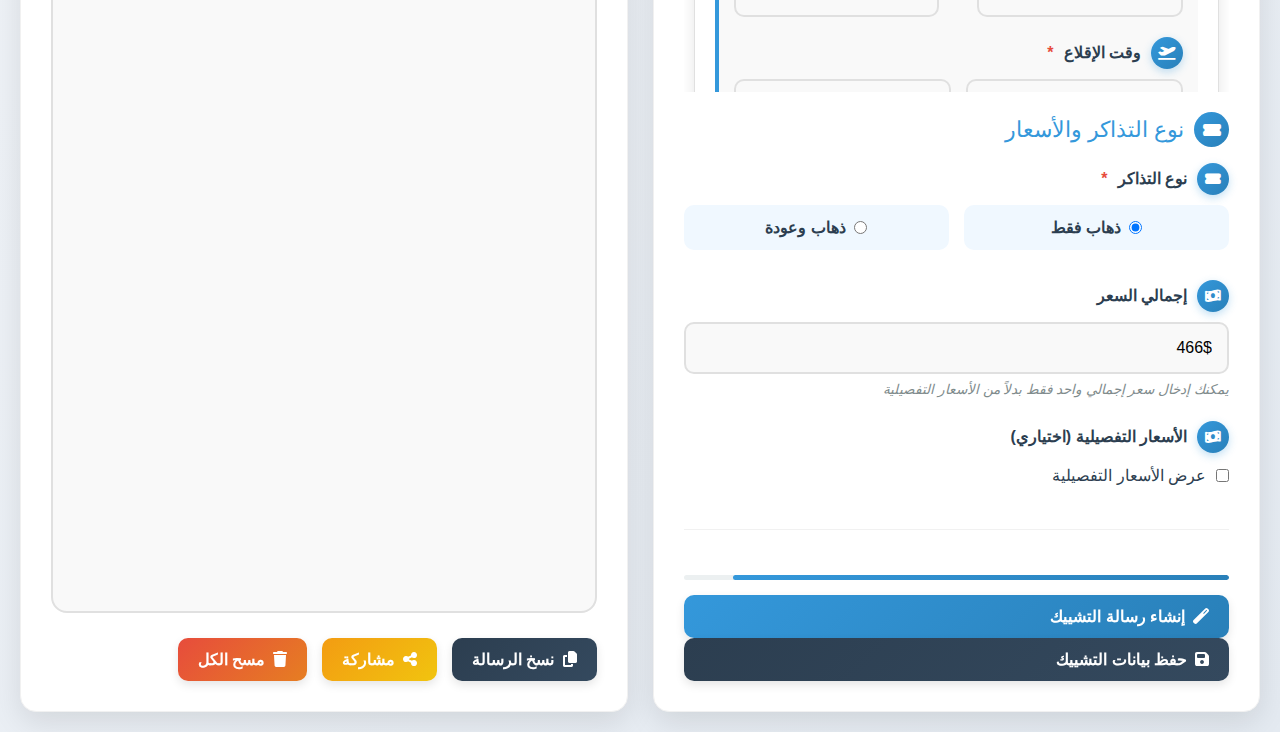
<file: r.html>
<!DOCTYPE html>
<html lang="ar" dir="rtl">
<head>
    <meta charset="UTF-8">
    <meta name="viewport" content="width=device-width, initial-scale=1.0">
    <title>أمان للسفريات والسياحة - منشئ رسائل التشييك</title>
    <link rel="stylesheet" href="https://cdnjs.cloudflare.com/ajax/libs/font-awesome/6.4.0/css/all.min.css">
    <style>
        /* جميع الأنماط الأصلية تبقى كما هي */
        :root {
            --primary: #3498db;
            --primary-light: #5dade2;
            --primary-dark: #2980b9;
            --secondary: #2c3e50;
            --secondary-light: #34495e;
            --success: #27ae60;
            --success-light: #2ecc71;
            --warning: #f39c12;
            --warning-light: #f1c40f;
            --danger: #e74c3c;
            --danger-light: #e67e22;
            --light: #f5f7fa;
            --light-gray: #ecf0f1;
            --dark: #2c3e50;
            --reminder: #9b59b6;
            --reminder-light: #a569bd;
            --card: #ffffff;
            --text: #333333;
            --text-light: #7f8c8d;
            --border: #e0e0e0;
            --border-light: #f1f1f1;
            --shadow: rgba(0, 0, 0, 0.1);
            --shadow-light: rgba(0, 0, 0, 0.05);
            --radius: 16px;
            --radius-sm: 10px;
            --transition: all 0.3s ease;
            --gradient-primary: linear-gradient(135deg, var(--primary) 0%, var(--primary-dark) 100%);
            --gradient-secondary: linear-gradient(135deg, var(--secondary) 0%, var(--secondary-light) 100%);
            --gradient-reminder: linear-gradient(135deg, var(--reminder) 0%, var(--reminder-light) 100%);
        }
        
        * {
            box-sizing: border-box;
            margin: 0;
            padding: 0;
            font-family: 'Segoe UI', Tahoma, Geneva, Verdana, sans-serif;
        }
        
        body {
            background: linear-gradient(135deg, #f5f7fa 0%, #e4eaf1 100%);
            color: var(--text);
            line-height: 1.6;
            padding: 20px;
            min-height: 100vh;
        }
        
        .app-container {
            max-width: 1400px;
            margin: 0 auto;
            display: grid;
            grid-template-columns: 1fr 1fr;
            gap: 25px;
        }
        
        @media (max-width: 992px) {
            .app-container {
                grid-template-columns: 1fr;
            }
        }
        
        header {
            text-align: center;
            margin-bottom: 30px;
            grid-column: 1 / -1;
        }
        
        .logo {
            display: flex;
            align-items: center;
            justify-content: center;
            gap: 15px;
            margin-bottom: 15px;
        }
        
        .logo-icon {
            background: var(--gradient-primary);
            color: white;
            width: 70px;
            height: 70px;
            border-radius: 50%;
            display: flex;
            align-items: center;
            justify-content: center;
            font-size: 28px;
            box-shadow: 0 8px 20px rgba(52, 152, 219, 0.3);
            transition: var(--transition);
        }
        
        .logo:hover .logo-icon {
            transform: rotate(15deg) scale(1.05);
        }
        
        h1 {
            color: var(--secondary);
            font-size: 2.8rem;
            margin-bottom: 10px;
            background: var(--gradient-primary);
            -webkit-background-clip: text;
            -webkit-text-fill-color: transparent;
            text-shadow: 0 2px 4px rgba(0,0,0,0.1);
        }
        
        .description {
            color: var(--dark);
            font-size: 1.1rem;
            max-width: 800px;
            margin: 0 auto;
            line-height: 1.8;
            background: rgba(255, 255, 255, 0.7);
            padding: 15px 25px;
            border-radius: var(--radius);
            box-shadow: 0 5px 15px var(--shadow-light);
        }
        
        .card {
            background: var(--card);
            border-radius: var(--radius);
            box-shadow: 0 10px 30px var(--shadow);
            padding: 30px;
            height: 100%;
            display: flex;
            flex-direction: column;
            transition: var(--transition);
            border: 1px solid var(--border-light);
        }
        
        .card:hover {
            box-shadow: 0 15px 40px var(--shadow);
            transform: translateY(-5px);
        }
        
        .card-header {
            display: flex;
            justify-content: space-between;
            align-items: center;
            margin-bottom: 25px;
            padding-bottom: 15px;
            border-bottom: 2px solid var(--border-light);
        }
        
        h2 {
            color: var(--primary);
            font-size: 1.8rem;
            display: flex;
            align-items: center;
            gap: 12px;
        }
        
        h2 i {
            background: var(--gradient-primary);
            color: white;
            width: 45px;
            height: 45px;
            border-radius: 50%;
            display: flex;
            align-items: center;
            justify-content: center;
            box-shadow: 0 4px 10px rgba(52, 152, 219, 0.3);
        }
        
        .form-group {
            margin-bottom: 20px;
        }
        
        label {
            display: block;
            margin-bottom: 10px;
            font-weight: 600;
            color: var(--secondary);
            display: flex;
            align-items: center;
            gap: 10px;
        }
        
        .label-icon {
            background: var(--gradient-primary);
            color: white;
            width: 32px;
            height: 32px;
            border-radius: 50%;
            display: flex;
            align-items: center;
            justify-content: center;
            font-size: 14px;
            box-shadow: 0 3px 8px rgba(52, 152, 219, 0.3);
        }
        
        input, select, textarea {
            width: 100%;
            padding: 15px;
            border: 2px solid var(--border);
            border-radius: var(--radius-sm);
            font-size: 16px;
            transition: var(--transition);
            background: #f9f9f9;
        }
        
        input:focus, select:focus, textarea:focus {
            border-color: var(--primary);
            outline: none;
            box-shadow: 0 0 0 3px rgba(52, 152, 219, 0.2);
            background: white;
        }
        
        .input-row {
            display: flex;
            gap: 15px;
            margin-bottom: 15px;
        }
        
        .input-row > div {
            flex: 1;
        }
        
        .time-period {
            display: flex;
            gap: 15px;
            margin-top: 10px;
            flex-wrap: wrap;
        }
        
        .time-option {
            display: flex;
            align-items: center;
            gap: 8px;
            padding: 10px 15px;
            background: #f0f8ff;
            border-radius: var(--radius-sm);
            cursor: pointer;
            transition: var(--transition);
            flex: 1;
            min-width: 100px;
            justify-content: center;
        }
        
        .time-option:hover {
            background: #e1f0ff;
            transform: translateY(-2px);
        }
        
        .time-option input {
            width: auto;
            margin: 0;
        }
        
        .flight-card {
            background: white;
            border-radius: var(--radius);
            padding: 20px;
            margin-bottom: 20px;
            box-shadow: 0 5px 15px var(--shadow);
            border: 1px solid var(--border);
            position: relative;
            transition: var(--transition);
        }
        
        .flight-card:hover {
            box-shadow: 0 8px 25px var(--shadow);
        }
        
        .flight-header {
            display: flex;
            justify-content: space-between;
            align-items: center;
            margin-bottom: 15px;
            padding-bottom: 10px;
            border-bottom: 1px dashed var(--border);
        }
        
        .flight-number {
            font-weight: bold;
            color: var(--primary);
            font-size: 18px;
        }
        
        .flight-actions {
            display: flex;
            gap: 10px;
        }
        
        .btn {
            padding: 12px 20px;
            border: none;
            border-radius: var(--radius-sm);
            font-size: 16px;
            font-weight: 600;
            cursor: pointer;
            transition: var(--transition);
            display: inline-flex;
            align-items: center;
            gap: 8px;
            box-shadow: 0 4px 10px rgba(0,0,0,0.1);
        }
        
        .btn:hover {
            transform: translateY(-2px);
            box-shadow: 0 6px 15px rgba(0,0,0,0.15);
        }
        
        .btn:active {
            transform: translateY(0);
        }
        
        .btn-primary {
            background: var(--gradient-primary);
            color: white;
        }
        
        .btn-success {
            background: var(--gradient-secondary);
            color: white;
        }
        
        .btn-warning {
            background: linear-gradient(135deg, var(--warning) 0%, var(--warning-light) 100%);
            color: white;
        }
        
        .btn-danger {
            background: linear-gradient(135deg, var(--danger) 0%, var(--danger-light) 100%);
            color: white;
        }
        
        .btn-secondary {
            background: var(--gradient-secondary);
            color: white;
        }
        
        .btn-sm {
            padding: 8px 15px;
            font-size: 14px;
        }
        
        .action-buttons {
            display: flex;
            gap: 15px;
            margin-top: 25px;
            flex-wrap: wrap;
        }
        
        .message-preview {
            background: #f9f9f9;
            border: 2px solid var(--border);
            border-radius: var(--radius);
            padding: 25px;
            flex: 1;
            overflow-y: auto;
            white-space: pre-wrap;
            font-size: 16px;
            line-height: 1.8;
            font-family: 'Segoe UI', Tahoma, Geneva, Verdana, sans-serif;
            transition: var(--transition);
        }
        
        .message-preview:focus {
            border-color: var(--primary);
            box-shadow: 0 0 0 3px rgba(52, 152, 219, 0.2);
        }
        
        .success-message {
            background: var(--success);
            color: white;
            padding: 15px;
            border-radius: var(--radius-sm);
            text-align: center;
            margin-top: 20px;
            display: none;
            animation: fadeIn 0.5s;
            box-shadow: 0 4px 10px rgba(39, 174, 96, 0.3);
        }
        
        .flight-route-input {
            display: flex;
            gap: 10px;
            align-items: center;
        }
        
        .flight-route-input input {
            text-align: center;
            font-weight: bold;
        }
        
        .flight-route-input span {
            font-weight: bold;
            color: var(--primary);
            font-size: 18px;
        }
        
        .date-selector {
            display: grid;
            grid-template-columns: repeat(3, 1fr);
            gap: 15px;
        }
        
        .date-selector select {
            text-align: center;
        }
        
        .time-selector {
            display: grid;
            grid-template-columns: 1fr 1fr;
            gap: 15px;
        }
        
        .required::after {
            content: " *";
            color: var(--danger);
        }
        
        .input-hint {
            font-size: 0.85rem;
            color: var(--text-light);
            margin-top: 5px;
            font-style: italic;
        }
        
        @keyframes fadeIn {
            from { opacity: 0; transform: translateY(10px); }
            to { opacity: 1; transform: translateY(0); }
        }
        
        .flight-content {
            background: #f9f9f9;
            padding: 15px;
            border-radius: var(--radius-sm);
            border-left: 4px solid var(--primary);
            transition: var(--transition);
        }
        
        .flights-container {
            margin: 20px 0;
            max-height: 500px;
            overflow-y: auto;
            padding: 10px;
        }
        
        .empty-state {
            text-align: center;
            padding: 30px;
            color: var(--text-light);
            background: #f9f9f9;
            border-radius: var(--radius);
            border: 2px dashed var(--border);
            transition: var(--transition);
        }
        
        .empty-state:hover {
            background: #f0f0f0;
        }
        
        .empty-state i {
            font-size: 48px;
            margin-bottom: 15px;
            color: var(--primary);
        }
        
        .flight-card.collapsed .flight-content {
            display: none;
        }
        
        .toggle-btn {
            background: none;
            border: none;
            color: var(--primary);
            font-size: 18px;
            cursor: pointer;
            padding: 5px;
            transition: var(--transition);
        }
        
        .toggle-btn:hover {
            transform: scale(1.1);
        }
        
        .message-type-selector {
            display: flex;
            justify-content: center;
            margin: 25px 0;
            gap: 20px;
        }
        
        .message-type-btn {
            padding: 15px 30px;
            border: none;
            border-radius: var(--radius);
            font-size: 16px;
            font-weight: 600;
            cursor: pointer;
            transition: var(--transition);
            display: flex;
            align-items: center;
            gap: 10px;
            box-shadow: 0 5px 15px var(--shadow);
        }
        
        .message-type-btn.active {
            transform: translateY(-5px);
            box-shadow: 0 10px 20px var(--shadow);
        }
        
        .detail-btn {
            background: var(--gradient-primary);
            color: white;
        }
        
        .reminder-btn {
            background: var(--gradient-reminder);
            color: white;
        }
        
        .reminder-mode .card-header h2 {
            color: var(--reminder);
        }
        
        .reminder-mode .label-icon {
            background: var(--gradient-reminder);
        }
        
        .reminder-mode input:focus, 
        .reminder-mode select:focus, 
        .reminder-mode textarea:focus {
            border-color: var(--reminder);
            box-shadow: 0 0 0 3px rgba(155, 89, 182, 0.2);
        }
        
        .reminder-mode .btn-primary {
            background: var(--gradient-reminder);
        }
        
        .reminder-options {
            background: #f9f9f9;
            padding: 20px;
            border-radius: var(--radius);
            margin: 20px 0;
            border: 2px dashed var(--reminder);
            transition: var(--transition);
        }
        
        .flight-selector {
            display: flex;
            gap: 15px;
            align-items: center;
            margin-bottom: 15px;
        }
        
        .flight-selector select {
            flex: 1;
        }
        
        .reminder-preview {
            background: white;
            padding: 15px;
            border-radius: var(--radius-sm);
            margin-top: 15px;
            border: 1px solid var(--border);
        }
        
        .main-route {
            background: #f0f8ff;
            padding: 20px;
            border-radius: var(--radius);
            margin: 20px 0;
            border: 2px solid var(--primary);
            transition: var(--transition);
        }
        
        .main-route:hover {
            background: #e8f4ff;
        }
        
        /* أنماط جديدة للواجهة الثانية */
        .clients-container {
            margin: 20px 0;
            max-height: 500px;
            overflow-y: auto;
            padding: 10px;
        }
        
        .client-card {
            background: white;
            border-radius: var(--radius);
            padding: 20px;
            margin-bottom: 20px;
            box-shadow: 0 5px 15px var(--shadow);
            border: 1px solid var(--border);
            position: relative;
            transition: var(--transition);
        }
        
        .client-card:hover {
            transform: translateY(-5px);
            box-shadow: 0 10px 25px var(--shadow);
        }
        
        .client-card.urgent {
            border-left: 6px solid var(--danger);
            animation: pulse 2s infinite;
        }
        
        .client-header {
            display: flex;
            justify-content: space-between;
            align-items: center;
            margin-bottom: 15px;
            padding-bottom: 10px;
            border-bottom: 1px dashed var(--border);
        }
        
        .client-name {
            font-weight: bold;
            color: var(--primary);
            font-size: 18px;
        }
        
        .client-date {
            color: var(--secondary);
            font-size: 14px;
        }
        
        .client-actions {
            display: flex;
            gap: 10px;
            flex-wrap: wrap;
        }
        
        .client-content {
            background: #f9f9f9;
            padding: 15px;
            border-radius: var(--radius-sm);
            border-left: 4px solid var(--primary);
        }
        
        .client-route {
            font-weight: bold;
            margin-bottom: 10px;
            color: var(--secondary);
        }
        
        .client-flight-details {
            margin-top: 10px;
            font-size: 14px;
            color: #555;
        }
        
        .urgent-badge {
            background: var(--danger);
            color: white;
            padding: 5px 10px;
            border-radius: 20px;
            font-size: 12px;
            font-weight: bold;
            margin-left: 10px;
            animation: pulse 1.5s infinite;
        }
        
        @keyframes pulse {
            0% { box-shadow: 0 0 0 0 rgba(231, 76, 60, 0.4); }
            70% { box-shadow: 0 0 0 10px rgba(231, 76, 60, 0); }
            100% { box-shadow: 0 0 0 0 rgba(231, 76, 60, 0); }
        }
        
        .tab-container {
            margin-bottom: 20px;
        }
        
        .tabs {
            display: flex;
            background: white;
            border-radius: var(--radius);
            padding: 5px;
            box-shadow: 0 5px 15px var(--shadow);
            margin-bottom: 20px;
            overflow: hidden;
        }
        
        .tab {
            flex: 1;
            padding: 15px;
            text-align: center;
            cursor: pointer;
            border-radius: var(--radius-sm);
            transition: var(--transition);
            font-weight: 600;
            position: relative;
            overflow: hidden;
        }
        
        .tab:before {
            content: '';
            position: absolute;
            top: 0;
            left: 0;
            width: 100%;
            height: 100%;
            background: var(--gradient-primary);
            opacity: 0;
            transition: var(--transition);
            z-index: 0;
        }
        
        .tab.active:before {
            opacity: 1;
        }
        
        .tab span {
            position: relative;
            z-index: 1;
        }
        
        .tab.active {
            color: white;
        }
        
        .tab-content {
            display: none;
            animation: fadeIn 0.5s;
        }
        
        .tab-content.active {
            display: block;
        }
        
        .notification-badge {
            background: var(--danger);
            color: white;
            border-radius: 50%;
            width: 20px;
            height: 20px;
            display: inline-flex;
            align-items: center;
            justify-content: center;
            font-size: 12px;
            margin-right: 5px;
            animation: pulse 1.5s infinite;
        }
        
        /* تحسينات إضافية للتصميم */
        .form-section {
            margin-bottom: 30px;
            padding-bottom: 20px;
            border-bottom: 1px solid var(--border-light);
        }
        
        .form-section-title {
            font-size: 1.4rem;
            color: var(--primary);
            margin-bottom: 15px;
            display: flex;
            align-items: center;
            gap: 10px;
        }
        
        .form-section-title i {
            background: var(--gradient-primary);
            color: white;
            width: 35px;
            height: 35px;
            border-radius: 50%;
            display: flex;
            align-items: center;
            justify-content: center;
            font-size: 16px;
        }
        
        .loading-spinner {
            display: none;
            width: 40px;
            height: 40px;
            border: 4px solid rgba(52, 152, 219, 0.2);
            border-radius: 50%;
            border-top-color: var(--primary);
            animation: spin 1s ease-in-out infinite;
            margin: 20px auto;
        }
        
        @keyframes spin {
            to { transform: rotate(360deg); }
        }
        
        .tooltip {
            position: relative;
            display: inline-block;
        }
        
        .tooltip .tooltiptext {
            visibility: hidden;
            width: 200px;
            background-color: var(--secondary);
            color: white;
            text-align: center;
            border-radius: var(--radius-sm);
            padding: 10px;
            position: absolute;
            z-index: 1;
            bottom: 125%;
            left: 50%;
            margin-left: -100px;
            opacity: 0;
            transition: opacity 0.3s;
            font-size: 14px;
        }
        
        .tooltip:hover .tooltiptext {
            visibility: visible;
            opacity: 1;
        }
        
        .progress-bar {
            height: 5px;
            background: var(--light-gray);
            border-radius: 10px;
            margin: 15px 0;
            overflow: hidden;
        }
        
        .progress {
            height: 100%;
            background: var(--gradient-primary);
            border-radius: 10px;
            width: 0%;
            transition: width 0.5s ease;
        }
        
        /* تحسينات للاستجابة على الأجهزة المحمولة */
        @media (max-width: 768px) {
            .app-container {
                gap: 15px;
            }
            
            .card {
                padding: 20px;
            }
            
            h1 {
                font-size: 2.2rem;
            }
            
            .description {
                font-size: 1rem;
                padding: 12px 20px;
            }
            
            .message-type-selector {
                flex-direction: column;
                gap: 10px;
            }
            
            .message-type-btn {
                width: 100%;
                justify-content: center;
            }
            
            .input-row {
                flex-direction: column;
                gap: 10px;
            }
            
            .date-selector, .time-selector {
                grid-template-columns: 1fr;
            }
            
            .time-period {
                justify-content: center;
            }
            
            .action-buttons {
                flex-direction: column;
            }
            
            .btn {
                width: 100%;
                justify-content: center;
            }
            
            .flight-route-input {
                flex-direction: column;
                gap: 5px;
            }
            
            .flight-selector {
                flex-direction: column;
                align-items: flex-start;
            }
            
            .client-actions {
                flex-direction: column;
            }
            
            .tabs {
                flex-direction: column;
            }
        }
        
        /* تأثيرات خاصة للتفاعل */
        .ripple {
            position: relative;
            overflow: hidden;
            transform: translate3d(0, 0, 0);
        }
        
        .ripple:after {
            content: "";
            display: block;
            position: absolute;
            width: 100%;
            height: 100%;
            top: 0;
            left: 0;
            pointer-events: none;
            background-image: radial-gradient(circle, #fff 10%, transparent 10.01%);
            background-repeat: no-repeat;
            background-position: 50%;
            transform: scale(10, 10);
            opacity: 0;
            transition: transform .5s, opacity 1s;
        }
        
        .ripple:active:after {
            transform: scale(0, 0);
            opacity: .2;
            transition: 0s;
        }
        
        /* أنماط جديدة للتذاكر */
        .ticket-type {
            display: flex;
            gap: 15px;
            margin-top: 10px;
            flex-wrap: wrap;
        }
        
        .ticket-option {
            display: flex;
            align-items: center;
            gap: 8px;
            padding: 10px 15px;
            background: #f0f8ff;
            border-radius: var(--radius-sm);
            cursor: pointer;
            transition: var(--transition);
            flex: 1;
            min-width: 120px;
            justify-content: center;
        }
        
        .ticket-option:hover {
            background: #e1f0ff;
            transform: translateY(-2px);
        }
        
        .ticket-option input {
            width: auto;
            margin: 0;
        }
        
        .price-inputs {
            display: grid;
            grid-template-columns: 1fr 1fr;
            gap: 15px;
            margin-top: 15px;
        }
        
        .price-option {
            display: flex;
            align-items: center;
            gap: 10px;
            margin-bottom: 10px;
        }
        
        .price-option input[type="checkbox"] {
            width: auto;
        }
        
        .price-option label {
            margin-bottom: 0;
            font-weight: normal;
        }
        
        .total-price-input {
            margin-top: 15px;
        }
        
        @media (max-width: 768px) {
            .price-inputs {
                grid-template-columns: 1fr;
            }
        }
        
        /* طباعة */
        @media print {
            body * {
                visibility: hidden;
            }
            .card:last-child, .card:last-child * {
                visibility: visible;
            }
            .card:last-child {
                position: absolute;
                left: 0;
                top: 0;
                width: 100%;
                box-shadow: none;
                border: none;
            }
            .action-buttons {
                display: none;
            }
        }
    </style>
</head>
<body>
    <header>
        <div class="logo">
            <div class="logo-icon">
                <i class="fas fa-check-circle"></i>
            </div>
            <h1>أمان للسفريات والسياحة</h1>
        </div>
        <p class="description">منشئ رسائل التشييك - أنشئ رسائل احترافية لتأكيد حجز رحلات عملائك بسهولة مع إمكانية إضافة خطوط الرحلات بشكل ديناميكي</p>
    </header>
    
    <div class="app-container">
        <div class="card">
            <div class="card-header">
                <h2><i class="fas fa-edit"></i> إدخال بيانات التشييك</h2>
            </div>
            
            <div class="form-section">
                <div class="form-section-title">
                    <i class="fas fa-plane"></i> معلومات الرحلة
                </div>
                
                <div class="form-group">
                    <label for="airline" class="required">
                        <span class="label-icon"><i class="fas fa-plane"></i></span>
                        شركة الطيران
                    </label>
                    <input type="text" id="airline" placeholder="مثال: طيران الجيبوتيه" value="طيران الجيبوتيه">
                </div>
                
                <div class="main-route">
                    <div class="form-group">
                        <label for="mainRoute" class="required">
                            <span class="label-icon"><i class="fas fa-route"></i></span>
                            خط سير الرحلة الرئيسي
                        </label>
                        <div class="flight-route-input">
                            <input type="text" id="mainRouteFrom" placeholder="من" value="عدن">
                            <span>←</span>
                            <input type="text" id="mainRouteTo" placeholder="إلى" value="هرجيسا">
                        </div>
                    </div>
                    
                    <div class="form-group">
                        <label for="mainRouteCode" class="required">
                            <span class="label-icon"><i class="fas fa-code"></i></span>
                            رمز الرحلة الرئيسي
                        </label>
                        <div class="flight-route-input">
                            <input type="text" id="mainRouteCodeFrom" placeholder="من" value="ADE" style="text-align: center;">
                            <span>→</span>
                            <input type="text" id="mainRouteCodeTo" placeholder="إلى" value="HGA" style="text-align: center;">
                        </div>
                    </div>
                </div>
            </div>
            
            <div class="form-section">
                <div class="form-section-title">
                    <i class="fas fa-calendar-alt"></i> تاريخ الرحلة
                </div>
                
                <div class="form-group">
                    <label for="travelDate" class="required">
                        <span class="label-icon"><i class="fas fa-calendar-alt"></i></span>
                        تاريخ الرحله
                    </label>
                    <div class="date-selector">
                        <select id="day">
                            <option value="">اليوم</option>
                            <!-- سيتم ملء الأيام عبر الجافاسكريبت -->
                        </select>
                        <select id="month">
                            <option value="">الشهر</option>
                            <option value="يناير">يناير</option>
                            <option value="فبراير">فبراير</option>
                            <option value="مارس">مارس</option>
                            <option value="أبريل">أبريل</option>
                            <option value="مايو">مايو</option>
                            <option value="يونيو">يونيو</option>
                            <option value="يوليو">يوليو</option>
                            <option value="أغسطس">أغسطس</option>
                            <option value="سبتمبر">سبتمبر</option>
                            <option value="أكتوبر" selected>أكتوبر</option>
                            <option value="نوفمبر">نوفمبر</option>
                            <option value="ديسمبر">ديسمبر</option>
                        </select>
                        <select id="year">
                            <option value="">السنة</option>
                            <!-- سيتم ملء السنوات عبر الجافاسكريبت -->
                        </select>
                    </div>
                </div>
            </div>
            
            <div class="card-header">
                <h2><i class="fas fa-route"></i> خطوط الرحلة</h2>
                <button class="btn btn-success ripple" id="addFlightBtn">
                    <i class="fas fa-plus"></i> إضافة خط
                </button>
            </div>
            
            <div class="flights-container" id="flightsContainer">
                <div class="empty-state" id="emptyState">
                    <i class="fas fa-plane-slash"></i>
                    <h3>لا توجد خطوط رحلة مضافة</h3>
                    <p>انقر على زر "إضافة خط" لبدء إضافة خطوط الرحلة</p>
                </div>
            </div>
            
            <div class="form-section">
                <div class="form-section-title">
                    <i class="fas fa-ticket-alt"></i> نوع التذاكر والأسعار
                </div>
                
                <div class="form-group">
                    <label class="required">
                        <span class="label-icon"><i class="fas fa-ticket-alt"></i></span>
                        نوع التذاكر
                    </label>
                    <div class="ticket-type">
                        <label class="ticket-option">
                            <input type="radio" name="ticketType" value="ذهاب فقط" checked>
                            ذهاب فقط
                        </label>
                        <label class="ticket-option">
                            <input type="radio" name="ticketType" value="ذهاب وعودة">
                            ذهاب وعودة
                        </label>
                    </div>
                </div>
                
                <div class="form-group">
                    <label>
                        <span class="label-icon"><i class="fas fa-money-bill-wave"></i></span>
                        إجمالي السعر
                    </label>
                    <input type="text" id="totalPrice" placeholder="السعر الإجمالي بالدولار" value="466$">
                    <div class="input-hint">يمكنك إدخال سعر إجمالي واحد فقط بدلاً من الأسعار التفصيلية</div>
                </div>
                
                <div class="form-group">
                    <label>
                        <span class="label-icon"><i class="fas fa-money-bill-wave"></i></span>
                        الأسعار التفصيلية (اختياري)
                    </label>
                    <div class="price-option">
                        <input type="checkbox" id="showDetailedPrices">
                        <label for="showDetailedPrices">عرض الأسعار التفصيلية</label>
                    </div>
                    
                    <div class="price-inputs" id="detailedPrices" style="display: none;">
                        <div>
                            <label for="adultPrice">البالغ</label>
                            <input type="text" id="adultPrice" placeholder="السعر بالدولار" value="466$">
                        </div>
                        <div>
                            <label for="childPrice">الطفل</label>
                            <input type="text" id="childPrice" placeholder="السعر بالدولار" value="390$">
                        </div>
                        <div>
                            <label for="infantPrice">الرضيع</label>
                            <input type="text" id="infantPrice" placeholder="السعر بالدولار" value="86$">
                        </div>
                    </div>
                </div>
            </div>
            
            <div class="progress-bar">
                <div class="progress" id="formProgress"></div>
            </div>
            
            <button class="btn btn-primary ripple" id="generateBtn">
                <i class="fas fa-magic"></i> إنشاء رسالة التشييك
            </button>
            
            <button class="btn btn-success ripple" id="saveCheckBtn">
                <i class="fas fa-save"></i> حفظ بيانات التشييك
            </button>
            
            <div class="success-message" id="successMessage">
                <i class="fas fa-check-circle"></i> تم إنشاء رسالة التشييك بنجاح! يمكنك نسخها أو مشاركتها الآن.
            </div>
            
            <div class="loading-spinner" id="loadingSpinner"></div>
        </div>
        
        <div class="card">
            <div class="card-header">
                <h2><i class="fas fa-eye"></i> معاينة رسالة التشييك</h2>
                <button class="btn btn-warning ripple" id="printBtn">
                    <i class="fas fa-print"></i> طباعة
                </button>
            </div>
            
            <div class="message-preview" id="messagePreview" contenteditable="true">
                ستظهر معاينة رسالة التشييك هنا بعد ملء النموذج والضغط على "إنشاء رسالة التشييك"
            </div>
            
            <div class="action-buttons">
                <button class="btn btn-success ripple" id="copyBtn">
                    <i class="fas fa-copy"></i> نسخ الرسالة
                </button>
                <button class="btn btn-warning ripple" id="shareBtn">
                    <i class="fas fa-share-alt"></i> مشاركة
                </button>
                <button class="btn btn-danger ripple" id="resetBtn">
                    <i class="fas fa-trash"></i> مسح الكل
                </button>
            </div>
        </div>
    </div>

    <!-- قالب خط الرحلة (سيتم استنساخه عبر الجافاسكريبت) -->
    <template id="flightTemplate">
        <div class="flight-card" data-flight-id="">
            <div class="flight-header">
                <div class="flight-number">خط #<span class="flight-number-value">1</span></div>
                <div class="flight-actions">
                    <button class="toggle-btn">
                        <i class="fas fa-chevron-down"></i>
                    </button>
                    <button class="btn btn-danger btn-sm remove-flight ripple">
                        <i class="fas fa-times"></i>
                    </button>
                </div>
            </div>
            
            <div class="flight-content">
                <div class="form-group">
                    <label class="required">
                        <span class="label-icon"><i class="fas fa-plane-departure"></i></span>
                        من
                    </label>
                    <input type="text" class="flight-from" placeholder="مثال: عدن">
                </div>
                
                <div class="form-group">
                    <label class="required">
                        <span class="label-icon"><i class="fas fa-plane-arrival"></i></span>
                        إلى
                    </label>
                    <input type="text" class="flight-to" placeholder="مثال: جيبوتي">
                </div>
                
                <div class="form-group">
                    <label class="required">
                        <span class="label-icon"><i class="fas fa-code"></i></span>
                        رمز الرحلة
                    </label>
                    <div class="flight-route-input">
                        <input type="text" class="flight-code-from" placeholder="من" style="text-align: center;">
                        <span>→</span>
                        <input type="text" class="flight-code-to" placeholder="إلى" style="text-align: center;">
                    </div>
                </div>
                
                <div class="form-group">
                    <label class="required">
                        <span class="label-icon"><i class="fas fa-plane-departure"></i></span>
                        وقت الإقلاع
                    </label>
                    <div class="time-selector">
                        <select class="departure-hour">
                            <option value="">ساعة</option>
                            <!-- سيتم ملء الساعات عبر الجافاسكريبت -->
                        </select>
                        <select class="departure-minute">
                            <option value="">دقيقة</option>
                            <!-- سيتم ملء الدقائق عبر الجافاسكريبت -->
                        </select>
                    </div>
                    <div class="time-period">
                        <label class="time-option">
                            <input type="radio" class="departure-period" name="departure-period-1" value="فجراً">
                            فجراً
                        </label>
                        <label class="time-option">
                            <input type="radio" class="departure-period" name="departure-period-1" value="صباحاً" checked>
                            صباحاً
                        </label>
                        <label class="time-option">
                            <input type="radio" class="departure-period" name="departure-period-1" value="ظهراً">
                            ظهراً
                        </label>
                        <label class="time-option">
                            <input type="radio" class="departure-period" name="departure-period-1" value="عصراً">
                            عصراً
                        </label>
                        <label class="time-option">
                            <input type="radio" class="departure-period" name="departure-period-1" value="مساءً">
                            مساءً
                        </label>
                        <label class="time-option">
                            <input type="radio" class="departure-period" name="departure-period-1" value="ليلاً">
                            ليلاً
                        </label>
                    </div>
                </div>
                
                <div class="form-group">
                    <label class="required">
                        <span class="label-icon"><i class="fas fa-plane-arrival"></i></span>
                        وقت الوصول
                    </label>
                    <div class="time-selector">
                        <select class="arrival-hour">
                            <option value="">ساعة</option>
                            <!-- سيتم ملء الساعات عبر الجافاسكريبت -->
                        </select>
                        <select class="arrival-minute">
                            <option value="">دقيقة</option>
                            <!-- سيتم ملء الدقائق عبر الجافاسكريبت -->
                        </select>
                    </div>
                    <div class="time-period">
                        <label class="time-option">
                            <input type="radio" class="arrival-period" name="arrival-period-1" value="فجراً">
                            فجراً
                        </label>
                        <label class="time-option">
                            <input type="radio" class="arrival-period" name="arrival-period-1" value="صباحاً" checked>
                            صباحاً
                        </label>
                        <label class="time-option">
                            <input type="radio" class="arrival-period" name="arrival-period-1" value="ظهراً">
                            ظهراً
                        </label>
                        <label class="time-option">
                            <input type="radio" class="arrival-period" name="arrival-period-1" value="عصراً">
                            عصراً
                        </label>
                        <label class="time-option">
                            <input type="radio" class="arrival-period" name="arrival-period-1" value="مساءً">
                            مساءً
                        </label>
                        <label class="time-option">
                            <input type="radio" class="arrival-period" name="arrival-period-1" value="ليلاً">
                            ليلاً
                        </label>
                    </div>
                </div>
            </div>
        </div>
    </template>

    <script>
        document.addEventListener('DOMContentLoaded', function() {
            // العناصر الرئيسية
            const generateBtn = document.getElementById('generateBtn');
            const copyBtn = document.getElementById('copyBtn');
            const shareBtn = document.getElementById('shareBtn');
            const resetBtn = document.getElementById('resetBtn');
            const addFlightBtn = document.getElementById('addFlightBtn');
            const saveCheckBtn = document.getElementById('saveCheckBtn');
            const printBtn = document.getElementById('printBtn');
            const messagePreview = document.getElementById('messagePreview');
            const successMessage = document.getElementById('successMessage');
            const flightsContainer = document.getElementById('flightsContainer');
            const emptyState = document.getElementById('emptyState');
            const flightTemplate = document.getElementById('flightTemplate');
            const formProgress = document.getElementById('formProgress');
            const loadingSpinner = document.getElementById('loadingSpinner');
            const showDetailedPrices = document.getElementById('showDetailedPrices');
            const detailedPrices = document.getElementById('detailedPrices');
            const totalPrice = document.getElementById('totalPrice');
            
            // متغيرات التطبيق
            let flightCount = 0;
            
            // تهيئة الخيارات للوقت والتاريخ
            function initializeSelectOptions() {
                // تعبئة الأيام (1-31)
                const daySelect = document.getElementById('day');
                daySelect.innerHTML = '<option value="">اليوم</option>';
                for (let i = 1; i <= 31; i++) {
                    const option = document.createElement('option');
                    option.value = i;
                    option.textContent = i;
                    daySelect.appendChild(option);
                }
                
                // تعبئة السنوات (2023-2030)
                const yearSelect = document.getElementById('year');
                yearSelect.innerHTML = '<option value="">السنة</option>';
                const currentYear = new Date().getFullYear();
                for (let i = currentYear; i <= currentYear + 5; i++) {
                    const option = document.createElement('option');
                    option.value = i;
                    option.textContent = i;
                    if (i === 2025) option.selected = true;
                    yearSelect.appendChild(option);
                }
                
                // تعبئة الساعات (1-12)
                const hourSelects = document.querySelectorAll('select[id$="Hour"], .departure-hour, .arrival-hour');
                hourSelects.forEach(select => {
                    select.innerHTML = '<option value="">ساعة</option>';
                    for (let i = 1; i <= 12; i++) {
                        const option = document.createElement('option');
                        option.value = i;
                        option.textContent = i;
                        select.appendChild(option);
                    }
                });
                
                // تعبئة الدقائق (00-59)
                const minuteSelects = document.querySelectorAll('select[id$="Minute"], .departure-minute, .arrival-minute');
                minuteSelects.forEach(select => {
                    select.innerHTML = '<option value="">دقيقة</option>';
                    for (let i = 0; i < 60; i++) {
                        const option = document.createElement('option');
                        option.value = i < 10 ? '0' + i : i;
                        option.textContent = i < 10 ? '0' + i : i;
                        select.appendChild(option);
                    }
                });
                
                // تعيين القيم الافتراضية
                document.getElementById('day').value = '29';
                document.getElementById('month').value = 'أكتوبر';
                document.getElementById('year').value = '2025';
                
                // تحديث شريط التقدم
                updateProgressBar();
            }
            
            // تحديث شريط التقدم
            function updateProgressBar() {
                let progress = 0;
                const requiredFields = [
                    document.getElementById('airline'),
                    document.getElementById('mainRouteFrom'),
                    document.getElementById('mainRouteTo'),
                    document.getElementById('mainRouteCodeFrom'),
                    document.getElementById('mainRouteCodeTo'),
                    document.getElementById('day'),
                    document.getElementById('month'),
                    document.getElementById('year'),
                    document.getElementById('totalPrice')
                ];
                
                let filledFields = 0;
                requiredFields.forEach(field => {
                    if (field && field.value) filledFields++;
                });
                
                // إضافة التقدم بناءً على عدد خطوط الرحلة
                const flightCards = flightsContainer.querySelectorAll('.flight-card');
                if (flightCards.length > 0) {
                    filledFields += 2; // إضافة نقاط إضافية لوجود خطوط رحلة
                }
                
                progress = Math.min(100, (filledFields / (requiredFields.length + 2)) * 100);
                formProgress.style.width = `${progress}%`;
            }
            
            // إضافة خط رحلة جديد
            function addFlight() {
                flightCount++;
                emptyState.style.display = 'none';
                
                const flightElement = flightTemplate.content.cloneNode(true);
                const flightCard = flightElement.querySelector('.flight-card');
                flightCard.setAttribute('data-flight-id', flightCount);
                
                // تعيين رقم الخط
                flightElement.querySelector('.flight-number-value').textContent = flightCount;
                
                // تعبئة خيارات الوقت للخط الجديد
                const departureHour = flightElement.querySelector('.departure-hour');
                const departureMinute = flightElement.querySelector('.departure-minute');
                const arrivalHour = flightElement.querySelector('.arrival-hour');
                const arrivalMinute = flightElement.querySelector('.arrival-minute');
                
                // تعبئة الساعات
                for (let i = 1; i <= 12; i++) {
                    const option = document.createElement('option');
                    option.value = i;
                    option.textContent = i;
                    departureHour.appendChild(option.cloneNode(true));
                    arrivalHour.appendChild(option.cloneNode(true));
                }
                
                // تعبئة الدقائق
                for (let i = 0; i < 60; i++) {
                    const option = document.createElement('option');
                    option.value = i < 10 ? '0' + i : i;
                    option.textContent = i < 10 ? '0' + i : i;
                    departureMinute.appendChild(option.cloneNode(true));
                    arrivalMinute.appendChild(option.cloneNode(true));
                }
                
                // تعيين قيم افتراضية للخط الأول
                if (flightCount === 1) {
                    flightElement.querySelector('.flight-from').value = 'عدن';
                    flightElement.querySelector('.flight-to').value = 'جيبوتي';
                    flightElement.querySelector('.flight-code-from').value = 'ADE';
                    flightElement.querySelector('.flight-code-to').value = 'JIB';
                    departureHour.value = '9';
                    departureMinute.value = '20';
                    flightElement.querySelector('.departure-period[value="صباحاً"]').checked = true;
                    arrivalHour.value = '10';
                    arrivalMinute.value = '05';
                    flightElement.querySelector('.arrival-period[value="صباحاً"]').checked = true;
                } 
                // تعيين قيم افتراضية للخط الثاني
                else if (flightCount === 2) {
                    flightElement.querySelector('.flight-from').value = 'جيبوتي';
                    flightElement.querySelector('.flight-to').value = 'هرجيسا';
                    flightElement.querySelector('.flight-code-from').value = 'JIB';
                    flightElement.querySelector('.flight-code-to').value = 'HGR';
                    departureHour.value = '10';
                    departureMinute.value = '50';
                    flightElement.querySelector('.departure-period[value="صباحاً"]').checked = true;
                    arrivalHour.value = '11';
                    arrivalMinute.value = '30';
                    flightElement.querySelector('.arrival-period[value="ظهراً"]').checked = true;
                }
                // تعيين قيم افتراضية للخط الثالث
                else {
                    flightElement.querySelector('.flight-from').value = '';
                    flightElement.querySelector('.flight-to').value = '';
                    flightElement.querySelector('.flight-code-from').value = '';
                    flightElement.querySelector('.flight-code-to').value = '';
                    departureHour.value = '';
                    departureMinute.value = '';
                    flightElement.querySelector('.departure-period[value="صباحاً"]').checked = true;
                    arrivalHour.value = '';
                    arrivalMinute.value = '';
                    flightElement.querySelector('.arrival-period[value="صباحاً"]').checked = true;
                }
                
                // إضافة حدث لحذف الخط
                flightElement.querySelector('.remove-flight').addEventListener('click', function() {
                    flightCard.remove();
                    flightCount--;
                    
                    if (flightCount === 0) {
                        emptyState.style.display = 'block';
                    }
                    
                    // إعادة ترقيم الخطوط
                    renumberFlights();
                    updateProgressBar();
                });
                
                // إضافة حدث للطي/الفرد
                flightElement.querySelector('.toggle-btn').addEventListener('click', function() {
                    flightCard.classList.toggle('collapsed');
                    
                    const icon = this.querySelector('i');
                    if (flightCard.classList.contains('collapsed')) {
                        icon.classList.remove('fa-chevron-down');
                        icon.classList.add('fa-chevron-up');
                    } else {
                        icon.classList.remove('fa-chevron-up');
                        icon.classList.add('fa-chevron-down');
                    }
                });
                
                // إضافة أحداث لتحديث شريط التقدم
                const flightInputs = flightElement.querySelectorAll('input, select');
                flightInputs.forEach(input => {
                    input.addEventListener('input', updateProgressBar);
                    input.addEventListener('change', updateProgressBar);
                });
                
                flightsContainer.appendChild(flightElement);
                updateProgressBar();
            }
            
            // إعادة ترقيم الخطوط بعد الحذف
            function renumberFlights() {
                const flightCards = flightsContainer.querySelectorAll('.flight-card');
                flightCards.forEach((card, index) => {
                    card.querySelector('.flight-number-value').textContent = index + 1;
                });
            }
            
            // إنشاء رسالة التشييك
            function generateCheckMessage() {
                // إظهار مؤشر التحميل
                loadingSpinner.style.display = 'block';
                
                setTimeout(() => {
                    // جمع بيانات الرحلة
                    const airline = document.getElementById('airline').value || "طيران الجيبوتيه";
                    
                    // جمع بيانات الخط الرئيسي
                    const mainRouteFrom = document.getElementById('mainRouteFrom').value || "عدن";
                    const mainRouteTo = document.getElementById('mainRouteTo').value || "هرجيسا";
                    const mainRouteCodeFrom = document.getElementById('mainRouteCodeFrom').value || "ADE";
                    const mainRouteCodeTo = document.getElementById('mainRouteCodeTo').value || "HGA";
                    const mainRouteCode = `${mainRouteCodeFrom}→${mainRouteCodeTo}`;
                    
                    // جمع بيانات التاريخ
                    const day = document.getElementById('day').value;
                    const month = document.getElementById('month').value;
                    const year = document.getElementById('year').value;
                    const travelDate = day && month && year ? `${day}/${month}/${year}` : "29/10/2025";
                    
                    // جمع بيانات الأسعار
                    const totalPriceValue = document.getElementById('totalPrice').value || "466$";
                    const showDetailed = document.getElementById('showDetailedPrices').checked;
                    const adultPrice = document.getElementById('adultPrice').value || "466$";
                    const childPrice = document.getElementById('childPrice').value || "390$";
                    const infantPrice = document.getElementById('infantPrice').value || "86$";
                    
                    // جمع بيانات نوع التذاكر
                    const ticketType = document.querySelector('input[name="ticketType"]:checked')?.value || "ذهاب فقط";
                    
                    // جمع بيانات خطوط الرحلة
                    let flightDetails = "";
                    const flightCards = flightsContainer.querySelectorAll('.flight-card');
                    
                    flightCards.forEach((card, index) => {
                        const flightNumber = index + 1;
                        const from = card.querySelector('.flight-from').value || "مدينة المغادرة";
                        const to = card.querySelector('.flight-to').value || "مدينة الوصول";
                        const codeFrom = card.querySelector('.flight-code-from').value || "XXX";
                        const codeTo = card.querySelector('.flight-code-to').value || "YYY";
                        const flightCode = `${codeFrom}→${codeTo}`;
                        
                        const departureHour = card.querySelector('.departure-hour').value;
                        const departureMinute = card.querySelector('.departure-minute').value;
                        const departurePeriod = card.querySelector('.departure-period:checked')?.value || "صباحاً";
                        const departureTime = departureHour && departureMinute ? `${departureHour}:${departureMinute} ${departurePeriod}` : "00:00 صباحاً";
                        
                        const arrivalHour = card.querySelector('.arrival-hour').value;
                        const arrivalMinute = card.querySelector('.arrival-minute').value;
                        const arrivalPeriod = card.querySelector('.arrival-period:checked')?.value || "صباحاً";
                        const arrivalTime = arrivalHour && arrivalMinute ? `${arrivalHour}:${arrivalMinute} ${arrivalPeriod}` : "00:00 صباحاً";
                        
                        flightDetails += `\n> 🛫الخط ${flightNumber === 1 ? 'الأول' : flightNumber === 2 ? 'الثاني' : 'الثالث'}🛫 \n*( ${from}_${to})* *(${flightCode})*\n\n▪️الاقلاع :*${departureTime}* من ${from}\n▪️الوصول *${arrivalTime}* إلى ${to}\n_______________________________\n`;
                    });
                    
                    // بناء قسم الأسعار
                    let priceSection = "";
                    if (showDetailed) {
                        priceSection = `> 💰 *السعـــــر الاجمالي* : 
البالغ *${adultPrice}*
الطفل *${childPrice}*
الرضيع *${infantPrice}*`;
                    } else {
                        priceSection = `> 💰 *السعـــــر الاجمالي* : 
*${totalPriceValue}*`;
                    }
                    
                    // إنشاء نص رسالة التشييك
                    const message = `تم تشييك طلبكم بناءً على التفاصيل التالية:
➖️➖️➖️➖️➖️➖️➖️➖️➖️➖️
> 🛫 *خــــــــط الرحلــة*: 
 ${mainRouteFrom}←${mainRouteTo} : ${mainRouteCode}

*${airline}*
_______________________________
> 📅 *تاريخ الرحله*
${travelDate}
_______________________________
${flightDetails}
> 🎫 *نوع التذكرتين* :
*${ticketType}*
_______________________________
${priceSection}
➖➖➖➖➖➖➖➖➖➖
نرجو منكم التكرم بمراجعة الطلب والتأكيد منه  ..🌷 
> ▫️شكرًا لاختياركم
 *أمـان للسفريات والسياحة* ✈️`;

                    messagePreview.textContent = message;
                    
                    successMessage.style.display = 'block';
                    loadingSpinner.style.display = 'none';
                    
                    // إخفاء رسالة النجاح بعد 3 ثوان
                    setTimeout(() => {
                        successMessage.style.display = 'none';
                    }, 3000);
                }, 500); // محاكاة وقت التحميل
            }
            
            // نسخ الرسالة
            function copyMessage() {
                const text = messagePreview.textContent;
                navigator.clipboard.writeText(text).then(() => {
                    alert('تم نسخ رسالة التشييك إلى الحافظة بنجاح!');
                }).catch(err => {
                    console.error('Failed to copy: ', err);
                    alert('حدث خطأ أثناء نسخ الرسالة. يرجى المحاولة مرة أخرى.');
                });
            }
            
            // مشاركة الرسالة
            function shareMessage() {
                const text = messagePreview.textContent;
                if (navigator.share) {
                    navigator.share({
                        title: 'تأكيد حجز رحلتك مع أمان للسفريات',
                        text: text
                    }).then(() => {
                        console.log('تمت المشاركة بنجاح');
                    }).catch(err => {
                        console.error('Error sharing:', err);
                        alert('لم تتمكن من المشاركة. يرجى نسخ الرسالة يدويًا.');
                    });
                } else {
                    alert('ميزة المشاركة غير مدعومة في متصفحك. يرجى نسخ الرسالة يدويًا.');
                }
            }
            
            // طباعة الرسالة
            function printMessage() {
                window.print();
            }
            
            // مسح النموذج
            function resetForm() {
                if (confirm('هل أنت متأكد من أنك تريد مسح جميع البيانات؟')) {
                    // مسح الحقول الأساسية
                    document.getElementById('airline').value = "طيران الجيبوتيه";
                    
                    // مسح خطوط الرحلة
                    flightsContainer.innerHTML = '';
                    flightsContainer.appendChild(emptyState);
                    flightCount = 0;
                    emptyState.style.display = 'block';
                    
                    // إعادة تعيين الخط الرئيسي
                    document.getElementById('mainRouteFrom').value = "عدن";
                    document.getElementById('mainRouteTo').value = "هرجيسا";
                    document.getElementById('mainRouteCodeFrom').value = "ADE";
                    document.getElementById('mainRouteCodeTo').value = "HGA";
                    
                    // إعادة تعيين الأسعار
                    document.getElementById('totalPrice').value = "466$";
                    document.getElementById('showDetailedPrices').checked = false;
                    detailedPrices.style.display = 'none';
                    document.getElementById('adultPrice').value = "466$";
                    document.getElementById('childPrice').value = "390$";
                    document.getElementById('infantPrice').value = "86$";
                    
                    // إعادة تعيين نوع التذاكر
                    document.querySelector('input[name="ticketType"][value="ذهاب فقط"]').checked = true;
                    
                    // إعادة تعيين منتقي الوقت والتاريخ
                    initializeSelectOptions();
                    
                    messagePreview.textContent = 'ستظهر معاينة رسالة التشييك هنا بعد ملء النموذج والضغط على "إنشاء رسالة التشييك"';
                }
            }
            
            // حفظ بيانات التشييك
            function saveCheck() {
                // جمع بيانات التشييك
                const checkData = {
                    id: Date.now().toString(),
                    airline: document.getElementById('airline').value,
                    mainRouteFrom: document.getElementById('mainRouteFrom').value,
                    mainRouteTo: document.getElementById('mainRouteTo').value,
                    mainRouteCodeFrom: document.getElementById('mainRouteCodeFrom').value,
                    mainRouteCodeTo: document.getElementById('mainRouteCodeTo').value,
                    day: document.getElementById('day').value,
                    month: document.getElementById('month').value,
                    year: document.getElementById('year').value,
                    totalPrice: document.getElementById('totalPrice').value,
                    showDetailedPrices: document.getElementById('showDetailedPrices').checked,
                    adultPrice: document.getElementById('adultPrice').value,
                    childPrice: document.getElementById('childPrice').value,
                    infantPrice: document.getElementById('infantPrice').value,
                    ticketType: document.querySelector('input[name="ticketType"]:checked')?.value,
                    flights: [],
                    createdAt: new Date().toISOString()
                };
                
                // جمع بيانات خطوط الرحلة
                const flightCards = flightsContainer.querySelectorAll('.flight-card');
                flightCards.forEach(card => {
                    const flightData = {
                        from: card.querySelector('.flight-from').value,
                        to: card.querySelector('.flight-to').value,
                        codeFrom: card.querySelector('.flight-code-from').value,
                        codeTo: card.querySelector('.flight-code-to').value,
                        departureHour: card.querySelector('.departure-hour').value,
                        departureMinute: card.querySelector('.departure-minute').value,
                        departurePeriod: card.querySelector('.departure-period:checked')?.value,
                        arrivalHour: card.querySelector('.arrival-hour').value,
                        arrivalMinute: card.querySelector('.arrival-minute').value,
                        arrivalPeriod: card.querySelector('.arrival-period:checked')?.value
                    };
                    checkData.flights.push(flightData);
                });
                
                // الحصول على التشييكات المخزنة
                let storedChecks = JSON.parse(localStorage.getItem('aman_checks') || '[]');
                
                // إضافة التشييك الجديد
                storedChecks.push(checkData);
                
                // حفظ في التخزين المحلي
                localStorage.setItem('aman_checks', JSON.stringify(storedChecks));
                
                // إظهار رسالة النجاح
                alert('تم حفظ بيانات التشييك بنجاح!');
            }
            
            // إعداد event listeners
            generateBtn.addEventListener('click', generateCheckMessage);
            copyBtn.addEventListener('click', copyMessage);
            shareBtn.addEventListener('click', shareMessage);
            printBtn.addEventListener('click', printMessage);
            resetBtn.addEventListener('click', resetForm);
            addFlightBtn.addEventListener('click', addFlight);
            saveCheckBtn.addEventListener('click', saveCheck);
            
            // التحكم في عرض الأسعار التفصيلية
            showDetailedPrices.addEventListener('change', function() {
                if (this.checked) {
                    detailedPrices.style.display = 'grid';
                } else {
                    detailedPrices.style.display = 'none';
                }
            });
            
            // تحديث شريط التقدم عند تغيير الحقول
            document.addEventListener('input', updateProgressBar);
            document.addEventListener('change', updateProgressBar);
            
            // تهيئة التطبيق
            initializeSelectOptions();
            
            // إضافة خط افتراضي عند التحميل
            addFlight();
        });
    </script>
</body>
</html>
</file>
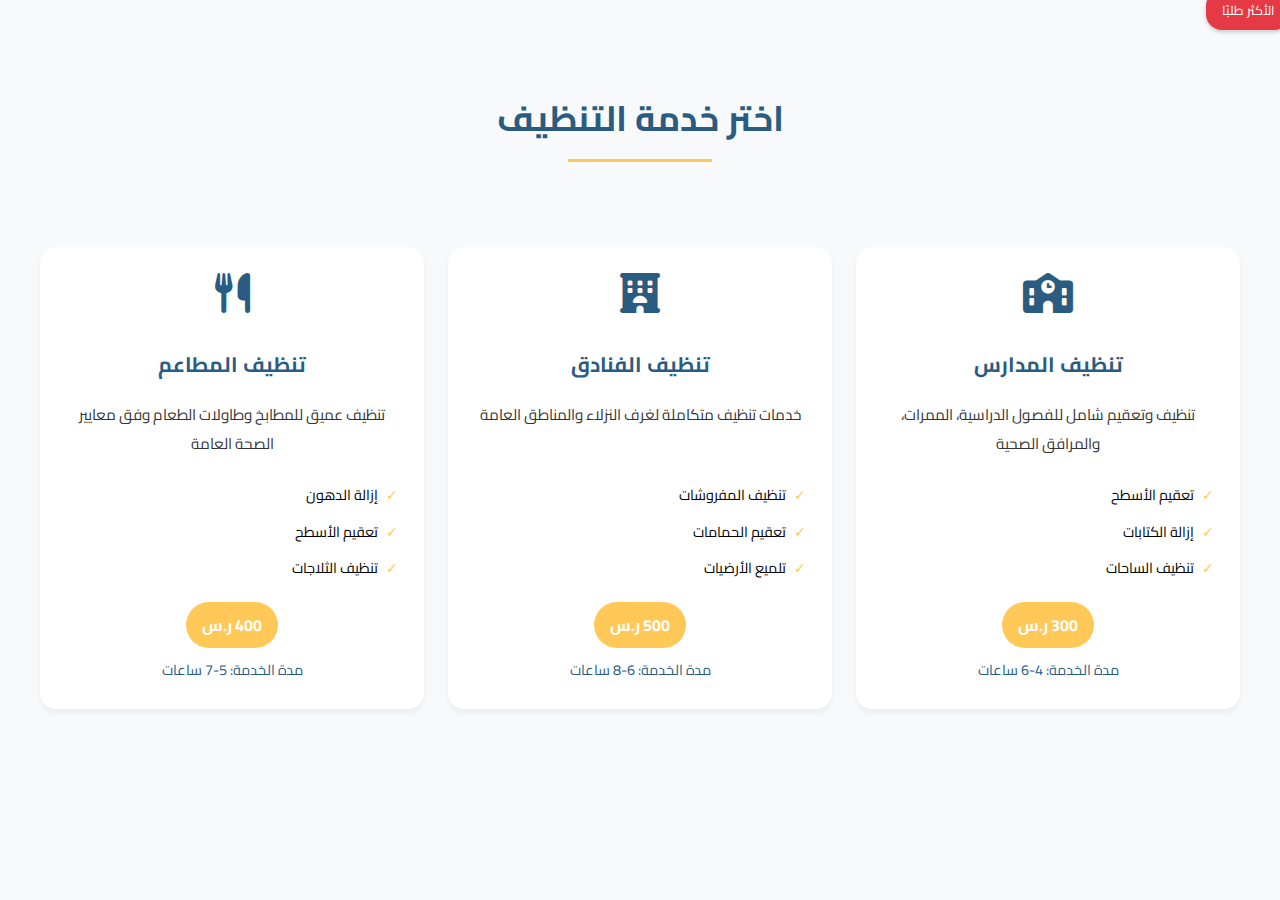
<file: services.html>
<!DOCTYPE html>
<html lang="ar" dir="rtl">
<head>
    <meta charset="UTF-8">
    <meta name="viewport" content="width=device-width, initial-scale=1.0">
    <title>حجز الخدمات - شركة تنظيف محترفة</title>
    <link href="https://fonts.googleapis.com/css2?family=Cairo:wght@400;600;700&display=swap" rel="stylesheet">
    <link rel="stylesheet" href="https://cdnjs.cloudflare.com/ajax/libs/font-awesome/6.4.0/css/all.min.css">
    <style>
        :root {
            --primary: #2A5C82;
            --secondary: #FFC857;
            --accent: #E63946;
            --text: #333;
            --light-bg: #f8f9fa;
        }

        body {
            font-family: 'Cairo', sans-serif;
            background: var(--light-bg);
        }

        .booking-section {
            padding: 3rem 1rem;
            max-width: 1200px;
            margin: 0 auto;
        }

        /* تحسين صناديق الخدمات */
        .services-grid {
            display: grid;
            grid-template-columns: repeat(auto-fit, minmax(280px, 1fr));
            gap: 1.5rem;
            margin: 2rem 0;
        }

        .service-card {
            background: white;
            border-radius: 1rem;
            padding: 1.5rem;
            text-align: center;
            transition: transform 0.3s ease;
            box-shadow: 0 4px 6px rgba(0, 0, 0, 0.05);
            border: 2px solid transparent;
        }

        .service-card:hover {
            transform: translateY(-5px);
            box-shadow: 0 6px 12px rgba(0, 0, 0, 0.1);
            border-color: var(--secondary);
        }

        .service-icon {
            font-size: 2.5rem;
            color: var(--primary);
            margin-bottom: 1rem;
        }

        .service-title {
            color: var(--primary);
            margin: 1rem 0;
            font-size: 1.3rem;
        }

        .service-description {
            color: var(--text);
            font-size: 0.95rem;
            min-height: 60px;
            margin-bottom: 1rem;
        }

        .service-price {
            background: var(--secondary);
            color: white;
            padding: 0.5rem 1rem;
            border-radius: 2rem;
            display: inline-block;
            font-weight: bold;
        }

        /* تحسينات إضافية */
        .section-header {
            text-align: center;
            margin-bottom: 3rem;
        }

        .section-title {
            font-size: 2.2rem;
            color: var(--primary);
            position: relative;
            display: inline-block;
        }

        .section-title::after {
            content: '';
            display: block;
            width: 50%;
            height: 3px;
            background: var(--secondary);
            margin: 0.5rem auto;
        }

        /* عناصر جديدة مضافة */
        .service-badge {
            position: absolute;
            top: -10px;
            right: -10px;
            background: var(--accent);
            color: white;
            padding: 0.5rem 1rem;
            border-radius: 1rem;
            font-size: 0.8rem;
            box-shadow: 0 2px 4px rgba(0,0,0,0.2);
        }

        .service-duration {
            color: var(--primary);
            margin-top: 0.5rem;
            font-size: 0.9rem;
        }

        .service-features {
            list-style: none;
            padding: 0;
            margin: 1rem 0;
            text-align: right;
        }

        .service-features li {
            padding: 0.3rem 0;
            font-size: 0.9rem;
        }

        .service-features li::before {
            content: "✓";
            color: var(--secondary);
            margin-left: 0.5rem;
        }

        @media (max-width: 768px) {
            .services-grid {
                grid-template-columns: 1fr;
            }
            
            .section-title {
                font-size: 1.8rem;
            }
        }
    </style>
</head>
<body>
    <section class="booking-section">
        <div class="section-header">
            <h2 class="section-title">اختر خدمة التنظيف</h2>
        </div>

        <div class="services-grid">
            <!-- تنظيف المدارس -->
            <div class="service-card">
                <span class="service-badge">الأكثر طلبًا</span>
                <i class="fas fa-school service-icon"></i>
                <h3 class="service-title">تنظيف المدارس</h3>
                <p class="service-description">
                    تنظيف وتعقيم شامل للفصول الدراسية، الممرات، والمرافق الصحية
                </p>
                <ul class="service-features">
                    <li>تعقيم الأسطح</li>
                    <li>إزالة الكتابات</li>
                    <li>تنظيف الساحات</li>
                </ul>
                <div class="service-price">300 ر.س</div>
                <div class="service-duration">مدة الخدمة: 4-6 ساعات</div>
            </div>

            <!-- تنظيف الفنادق -->
            <div class="service-card">
                <i class="fas fa-hotel service-icon"></i>
                <h3 class="service-title">تنظيف الفنادق</h3>
                <p class="service-description">
                    خدمات تنظيف متكاملة لغرف النزلاء والمناطق العامة
                </p>
                <ul class="service-features">
                    <li>تنظيف المفروشات</li>
                    <li>تعقيم الحمامات</li>
                    <li>تلميع الأرضيات</li>
                </ul>
                <div class="service-price">500 ر.س</div>
                <div class="service-duration">مدة الخدمة: 6-8 ساعات</div>
            </div>

            <!-- تنظيف المطاعم -->
            <div class="service-card">
                <i class="fas fa-utensils service-icon"></i>
                <h3 class="service-title">تنظيف المطاعم</h3>
                <p class="service-description">
                    تنظيف عميق للمطابخ وطاولات الطعام وفق معايير الصحة العامة
                </p>
                <ul class="service-features">
                    <li>إزالة الدهون</li>
                    <li>تعقيم الأسطح</li>
                    <li>تنظيف الثلاجات</li>
                </ul>
                <div class="service-price">400 ر.س</div>
                <div class="service-duration">مدة الخدمة: 5-7 ساعات</div>
            </div>
        </div>
    </section>
</body>
</html>
</file>
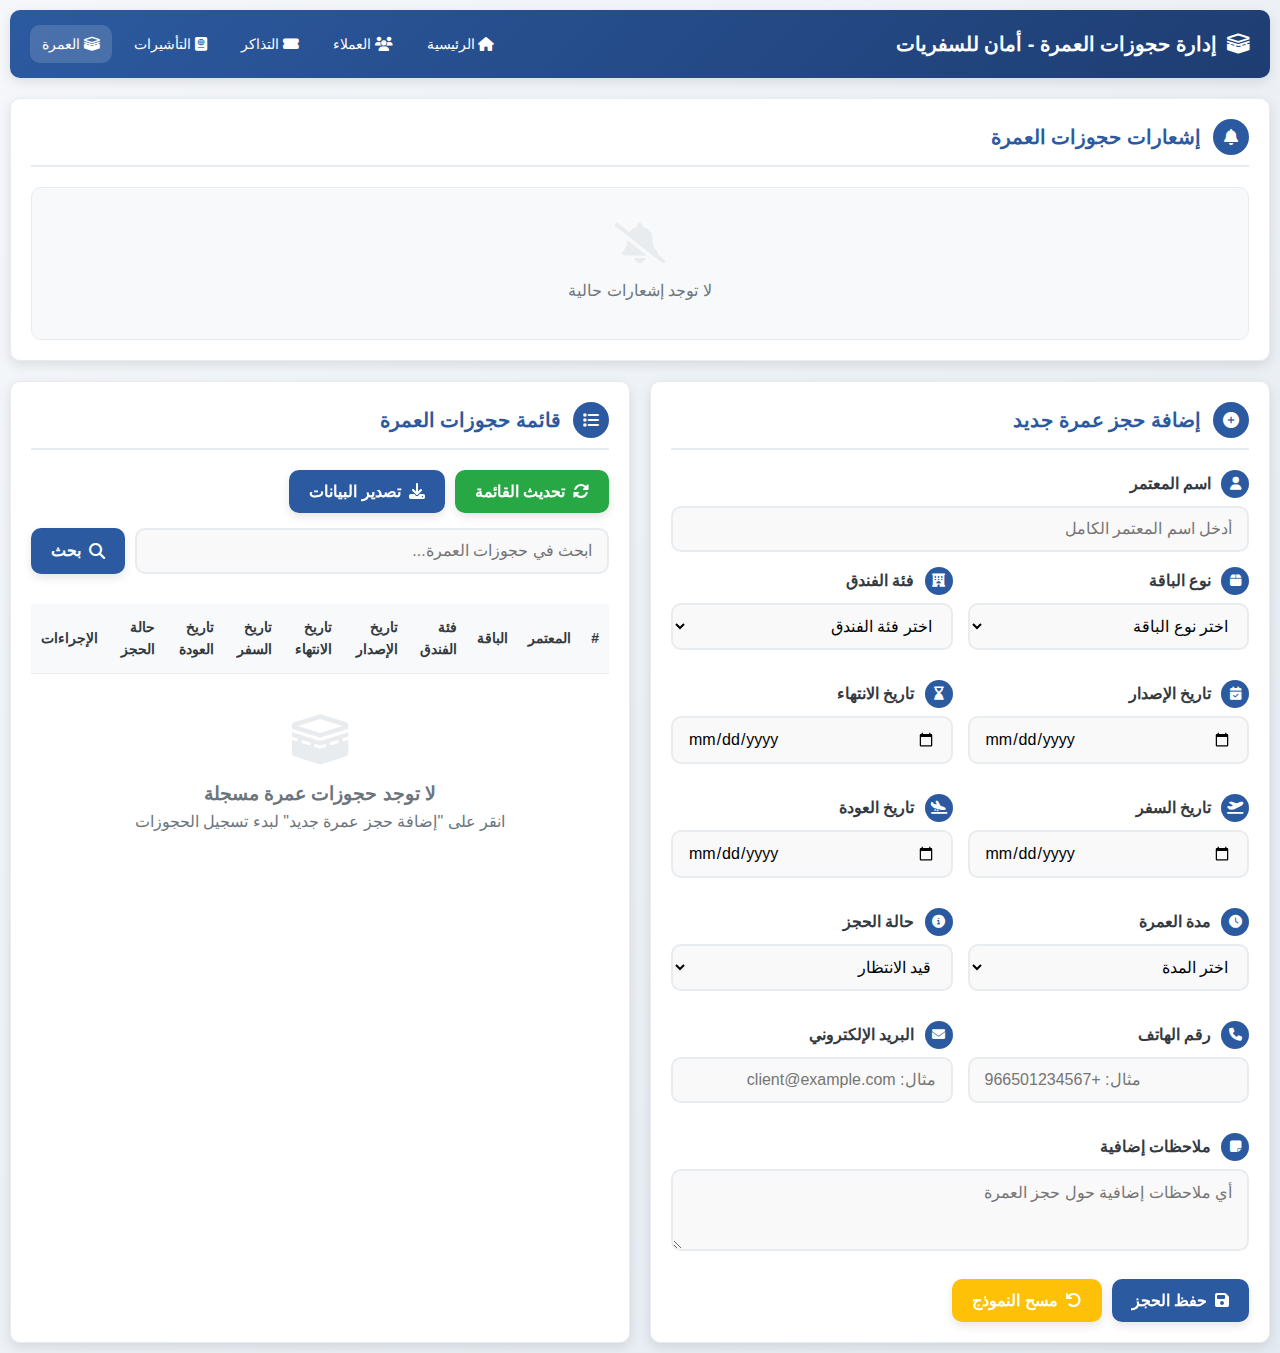
<file: umrah.html>
<!doctype html>
<html lang="ar" dir="rtl">
<head>
  <meta charset="utf-8">
  <meta name="viewport" content="width=device-width,initial-scale=1">
  <title>أمان - إدارة حجوزات العمرة</title>
  <link rel="stylesheet" href="https://cdnjs.cloudflare.com/ajax/libs/font-awesome/6.4.0/css/all.min.css">
  <style>
    :root {
      --primary: #2c5aa0;
      --primary-light: #3a6bc0;
      --primary-dark: #1e3d72;
      --secondary: #f8a31b;
      --secondary-light: #f9b84d;
      --success: #28a745;
      --warning: #ffc107;
      --danger: #dc3545;
      --info: #17a2b8;
      --light: #f8f9fa;
      --dark: #343a40;
      --gray: #6c757d;
      --gray-light: #e9ecef;
      --border-radius: 10px;
      --shadow: 0 4px 12px rgba(0, 0, 0, 0.1);
      --transition: all 0.3s ease;
    }

    * {
      margin: 0;
      padding: 0;
      box-sizing: border-box;
      font-family: 'Segoe UI', Tahoma, Geneva, Verdana, sans-serif;
    }

    body {
      background: linear-gradient(135deg, #f5f7fa 0%, #e4eaf1 100%);
      color: var(--dark);
      line-height: 1.6;
      padding: 10px;
      min-height: 100vh;
    }

    .topbar {
      background: linear-gradient(135deg, var(--primary) 0%, var(--primary-dark) 100%);
      color: white;
      padding: 15px 20px;
      display: flex;
      justify-content: space-between;
      align-items: center;
      box-shadow: var(--shadow);
      border-radius: var(--border-radius);
      margin-bottom: 20px;
      flex-wrap: wrap;
      gap: 15px;
    }

    .topbar h1 {
      font-size: 20px;
      font-weight: 600;
      display: flex;
      align-items: center;
      gap: 10px;
    }

    .topbar nav {
      display: flex;
      gap: 10px;
      flex-wrap: wrap;
    }

    .topbar nav a {
      color: white;
      text-decoration: none;
      padding: 8px 12px;
      border-radius: var(--border-radius);
      transition: var(--transition);
      font-weight: 500;
      font-size: 14px;
    }

    .topbar nav a:hover, .topbar nav a.active {
      background: rgba(255, 255, 255, 0.15);
    }

    .container {
      max-width: 1400px;
      margin: 0 auto;
      display: grid;
      grid-template-columns: 1fr 1fr;
      gap: 20px;
    }

    @media (max-width: 992px) {
      .container {
        grid-template-columns: 1fr;
        gap: 15px;
      }
    }

    .card {
      background: white;
      border-radius: var(--border-radius);
      box-shadow: var(--shadow);
      padding: 20px;
      transition: var(--transition);
      border: 1px solid var(--gray-light);
    }

    .card:hover {
      box-shadow: 0 8px 20px rgba(0, 0, 0, 0.15);
    }

    .card h2 {
      color: var(--primary);
      margin-bottom: 20px;
      font-size: 20px;
      border-bottom: 2px solid var(--gray-light);
      padding-bottom: 10px;
      display: flex;
      align-items: center;
      gap: 12px;
    }

    .card h2 i {
      background: var(--primary);
      color: white;
      width: 36px;
      height: 36px;
      border-radius: 50%;
      display: flex;
      align-items: center;
      justify-content: center;
      font-size: 16px;
    }

    .form-group {
      margin-bottom: 15px;
    }

    label {
      display: block;
      margin-bottom: 8px;
      font-weight: 600;
      color: var(--dark);
      display: flex;
      align-items: center;
      gap: 10px;
    }

    .label-icon {
      background: var(--primary);
      color: white;
      width: 28px;
      height: 28px;
      border-radius: 50%;
      display: flex;
      align-items: center;
      justify-content: center;
      font-size: 13px;
    }

    input, select, textarea {
      width: 100%;
      padding: 12px 15px;
      border: 2px solid var(--gray-light);
      border-radius: var(--border-radius);
      font-size: 16px;
      transition: var(--transition);
      background: #f9f9f9;
    }

    input:focus, select:focus, textarea:focus {
      border-color: var(--primary);
      outline: none;
      box-shadow: 0 0 0 3px rgba(44, 90, 160, 0.2);
      background: white;
    }

    .input-row {
      display: flex;
      gap: 15px;
      margin-bottom: 15px;
    }

    .input-row > div {
      flex: 1;
    }

    .checkbox-group {
      display: flex;
      align-items: center;
      gap: 10px;
      margin: 15px 0;
    }

    .checkbox-group input {
      width: auto;
    }

    .btn {
      padding: 12px 20px;
      border: none;
      border-radius: var(--border-radius);
      font-size: 16px;
      font-weight: 600;
      cursor: pointer;
      transition: var(--transition);
      display: inline-flex;
      align-items: center;
      gap: 8px;
      box-shadow: 0 4px 10px rgba(0,0,0,0.1);
    }

    .btn:hover {
      transform: translateY(-2px);
      box-shadow: 0 6px 15px rgba(0,0,0,0.15);
    }

    .btn:active {
      transform: translateY(0);
    }

    .btn-primary {
      background: var(--primary);
      color: white;
    }

    .btn-success {
      background: var(--success);
      color: white;
    }

    .btn-warning {
      background: var(--warning);
      color: white;
    }

    .btn-danger {
      background: var(--danger);
      color: white;
    }

    .btn-info {
      background: var(--info);
      color: white;
    }

    .btn-sm {
      padding: 8px 15px;
      font-size: 14px;
    }

    .action-buttons {
      display: flex;
      gap: 10px;
      margin-top: 20px;
      flex-wrap: wrap;
    }

    .table {
      width: 100%;
      border-collapse: collapse;
      margin-top: 15px;
    }

    .table th {
      background: var(--light);
      padding: 12px 10px;
      text-align: right;
      font-weight: 600;
      color: var(--dark);
      border-bottom: 1px solid var(--gray-light);
      font-size: 14px;
    }

    .table td {
      padding: 12px 10px;
      border-bottom: 1px solid var(--gray-light);
      font-size: 14px;
    }

    .table tr:last-child td {
      border-bottom: none;
    }

    .table tr:hover {
      background: #f8f9fa;
    }

    .status-badge {
      padding: 5px 10px;
      border-radius: 20px;
      font-size: 12px;
      font-weight: 600;
    }

    .status-pending {
      background: #fff3cd;
      color: var(--warning);
    }

    .status-confirmed {
      background: #e7f7ef;
      color: var(--success);
    }

    .status-traveled {
      background: #cce7ff;
      color: var(--info);
    }

    .status-completed {
      background: #d1ecf1;
      color: var(--info);
    }

    .status-cancelled {
      background: #f8d7da;
      color: var(--danger);
    }

    /* نظام الإشعارات العائم */
    .notification-toast {
      position: fixed;
      top: 20px;
      left: 20px;
      right: 20px;
      background: white;
      padding: 15px 20px;
      border-radius: var(--border-radius);
      box-shadow: 0 5px 15px rgba(0,0,0,0.2);
      display: flex;
      align-items: center;
      gap: 15px;
      z-index: 1000;
      transform: translateY(-100px);
      opacity: 0;
      transition: all 0.4s ease;
      border-right: 4px solid var(--info);
    }

    .notification-toast.show {
      transform: translateY(0);
      opacity: 1;
    }

    .notification-toast.success {
      border-right-color: var(--success);
    }

    .notification-toast.warning {
      border-right-color: var(--warning);
    }

    .notification-toast.error {
      border-right-color: var(--danger);
    }

    .notification-toast.info {
      border-right-color: var(--info);
    }

    .notification-icon {
      width: 40px;
      height: 40px;
      border-radius: 50%;
      display: flex;
      align-items: center;
      justify-content: center;
      font-size: 18px;
      color: white;
    }

    .notification-toast.success .notification-icon {
      background: var(--success);
    }

    .notification-toast.warning .notification-icon {
      background: var(--warning);
    }

    .notification-toast.error .notification-icon {
      background: var(--danger);
    }

    .notification-toast.info .notification-icon {
      background: var(--info);
    }

    .notification-content {
      flex: 1;
    }

    .notification-content h4 {
      margin-bottom: 5px;
      color: var(--dark);
      font-size: 16px;
    }

    .notification-content p {
      color: var(--gray);
      font-size: 14px;
      margin: 0;
    }

    .notification-close {
      background: none;
      border: none;
      font-size: 18px;
      color: var(--gray);
      cursor: pointer;
      padding: 5px;
      transition: var(--transition);
    }

    .notification-close:hover {
      color: var(--dark);
    }

    /* قسم إشعارات العمرة */
    .umrah-notifications {
      background: #f8f9fa;
      border-radius: var(--border-radius);
      padding: 15px;
      margin-top: 20px;
      border: 1px solid var(--gray-light);
    }

    .umrah-notification-item {
      display: flex;
      align-items: center;
      gap: 12px;
      padding: 12px;
      background: white;
      border-radius: var(--border-radius);
      margin-bottom: 10px;
      border-left: 4px solid var(--info);
      transition: var(--transition);
    }

    .umrah-notification-item:hover {
      transform: translateX(-5px);
      box-shadow: 0 3px 8px rgba(0,0,0,0.1);
    }

    .umrah-notification-item.success {
      border-left-color: var(--success);
    }

    .umrah-notification-item.warning {
      border-left-color: var(--warning);
    }

    .umrah-notification-item.error {
      border-left-color: var(--danger);
    }

    .umrah-notification-item.urgent {
      border-left-color: var(--danger);
      animation: pulse 2s infinite;
    }

    @keyframes pulse {
      0% { box-shadow: 0 0 0 0 rgba(220, 53, 69, 0.4); }
      70% { box-shadow: 0 0 0 10px rgba(220, 53, 69, 0); }
      100% { box-shadow: 0 0 0 0 rgba(220, 53, 69, 0); }
    }

    .umrah-notification-icon {
      width: 36px;
      height: 36px;
      border-radius: 50%;
      display: flex;
      align-items: center;
      justify-content: center;
      font-size: 16px;
      color: white;
      flex-shrink: 0;
    }

    .umrah-notification-item.success .umrah-notification-icon {
      background: var(--success);
    }

    .umrah-notification-item.warning .umrah-notification-icon {
      background: var(--warning);
    }

    .umrah-notification-item.error .umrah-notification-icon {
      background: var(--danger);
    }

    .umrah-notification-item.info .umrah-notification-icon {
      background: var(--info);
    }

    .umrah-notification-item.urgent .umrah-notification-icon {
      background: var(--danger);
    }

    .umrah-notification-content {
      flex: 1;
    }

    .umrah-notification-content h4 {
      margin-bottom: 4px;
      color: var(--dark);
      font-size: 15px;
    }

    .umrah-notification-content p {
      color: var(--gray);
      font-size: 13px;
      margin: 0;
    }

    .umrah-notification-time {
      font-size: 11px;
      color: var(--gray);
      white-space: nowrap;
    }

    .empty-state {
      text-align: center;
      padding: 40px 20px;
      color: var(--gray);
    }

    .empty-state i {
      font-size: 50px;
      margin-bottom: 15px;
      color: var(--gray-light);
    }

    .success-message {
      background: var(--success);
      color: white;
      padding: 15px;
      border-radius: var(--border-radius);
      text-align: center;
      margin-top: 20px;
      display: none;
      animation: fadeIn 0.5s;
      box-shadow: 0 4px 10px rgba(40, 167, 69, 0.3);
    }

    @keyframes fadeIn {
      from { opacity: 0; transform: translateY(10px); }
      to { opacity: 1; transform: translateY(0); }
    }

    .loading-spinner {
      display: none;
      width: 40px;
      height: 40px;
      border: 4px solid rgba(44, 90, 160, 0.2);
      border-radius: 50%;
      border-top-color: var(--primary);
      animation: spin 1s ease-in-out infinite;
      margin: 20px auto;
    }

    @keyframes spin {
      to { transform: rotate(360deg); }
    }

    /* تحسينات للاستجابة على الأجهزة المحمولة */
    @media (max-width: 768px) {
      body {
        padding: 5px;
      }
      
      .topbar {
        flex-direction: column;
        text-align: center;
        padding: 15px;
      }
      
      .topbar h1 {
        font-size: 18px;
      }
      
      .topbar nav {
        justify-content: center;
      }
      
      .container {
        padding: 0;
        gap: 10px;
      }
      
      .card {
        padding: 15px;
      }
      
      .card h2 {
        font-size: 18px;
      }
      
      .input-row {
        flex-direction: column;
        gap: 10px;
      }
      
      .action-buttons {
        flex-direction: column;
      }
      
      .btn {
        width: 100%;
        justify-content: center;
        font-size: 15px;
      }
      
      .table {
        display: block;
        overflow-x: auto;
      }
      
      .table th, .table td {
        padding: 10px 8px;
        font-size: 13px;
      }
      
      .notification-toast {
        left: 10px;
        right: 10px;
        top: 10px;
      }
    }

    @media (max-width: 480px) {
      .topbar h1 {
        font-size: 16px;
      }
      
      .topbar nav a {
        font-size: 13px;
        padding: 6px 10px;
      }
      
      .card {
        padding: 12px;
      }
      
      .card h2 {
        font-size: 16px;
      }
      
      .btn {
        padding: 10px 15px;
        font-size: 14px;
      }
      
      .table th, .table td {
        padding: 8px 6px;
        font-size: 12px;
      }
    }

    /* تأثيرات خاصة للتفاعل */
    .ripple {
      position: relative;
      overflow: hidden;
      transform: translate3d(0, 0, 0);
    }

    .ripple:after {
      content: "";
      display: block;
      position: absolute;
      width: 100%;
      height: 100%;
      top: 0;
      left: 0;
      pointer-events: none;
      background-image: radial-gradient(circle, #fff 10%, transparent 10.01%);
      background-repeat: no-repeat;
      background-position: 50%;
      transform: scale(10, 10);
      opacity: 0;
      transition: transform .5s, opacity 1s;
    }

    .ripple:active:after {
      transform: scale(0, 0);
      opacity: .2;
      transition: 0s;
    }

    /* أزرار تأكيد الإجراءات */
    .action-confirm {
      display: flex;
      gap: 10px;
      margin-top: 10px;
      flex-wrap: wrap;
    }

    .confirm-btn {
      padding: 8px 15px;
      border: none;
      border-radius: var(--border-radius);
      font-size: 14px;
      font-weight: 600;
      cursor: pointer;
      transition: var(--transition);
      display: inline-flex;
      align-items: center;
      gap: 5px;
    }

    .confirm-yes {
      background: var(--success);
      color: white;
    }

    .confirm-no {
      background: var(--danger);
      color: white;
    }

    .confirm-btn:hover {
      transform: translateY(-1px);
      box-shadow: 0 3px 8px rgba(0,0,0,0.15);
    }

    /* شارة العاجل */
    .urgent-badge {
      background: var(--danger);
      color: white;
      padding: 3px 8px;
      border-radius: 12px;
      font-size: 10px;
      font-weight: bold;
      margin-right: 8px;
      animation: pulse 1.5s infinite;
    }

    /* تخصيصات للعمرة */
    .umrah-badge {
      background: linear-gradient(135deg, #8B4513 0%, #D2691E 100%);
      color: white;
      padding: 5px 10px;
      border-radius: 20px;
      font-size: 12px;
      font-weight: 600;
    }
  </style>
</head>
<body>
  <!-- إشعار عائم -->
  <div class="notification-toast" id="statusToast">
    <div class="notification-icon">
      <i class="fas fa-info-circle"></i>
    </div>
    <div class="notification-content">
      <h4 id="toastTitle">تحديث الحالة</h4>
      <p id="toastMessage">تم تحديث حجز العمرة بنجاح</p>
    </div>
    <button class="notification-close" id="toastClose">
      <i class="fas fa-times"></i>
    </button>
  </div>

  <header class="topbar">
    <h1><i class="fas fa-kaaba"></i> إدارة حجوزات العمرة - أمان للسفريات</h1>
    <nav>
      <a href="index.html"><i class="fas fa-home"></i> الرئيسية</a>
      <a href="clients.html"><i class="fas fa-users"></i> العملاء</a>
      <a href="flights.html"><i class="fas fa-ticket-alt"></i> التذاكر</a>
      <a href="visas.html"><i class="fas fa-passport"></i> التأشيرات</a>
      <a href="umrah.html" class="active"><i class="fas fa-kaaba"></i> العمرة</a>
    </nav>
  </header>

  <main class="container">
    <!-- قسم إشعارات العمرة -->
    <section class="card" style="grid-column: 1 / -1;">
      <h2><i class="fas fa-bell"></i> إشعارات حجوزات العمرة</h2>
      <div class="umrah-notifications" id="umrahNotifications">
        <!-- سيتم ملؤها بالجافاسكريبت -->
      </div>
    </section>

    <!-- قسم إضافة حجز عمرة جديد -->
    <section class="card">
      <h2><i class="fas fa-plus-circle"></i> إضافة حجز عمرة جديد</h2>
      <form id="umrahForm">
        <div class="form-group">
          <label for="clientName">
            <span class="label-icon"><i class="fas fa-user"></i></span>
            اسم المعتمر
          </label>
          <input type="text" id="clientName" name="clientName" placeholder="أدخل اسم المعتمر الكامل" required>
        </div>

        <div class="input-row">
          <div class="form-group">
            <label for="packageType">
              <span class="label-icon"><i class="fas fa-box"></i></span>
              نوع الباقة
            </label>
            <select id="packageType" name="packageType" required>
              <option value="">اختر نوع الباقة</option>
              <option value="اقتصادية">اقتصادية</option>
              <option value="متميزة">متميزة</option>
              <option value="فاخرة">فاخرة</option>
              <option value="VIP">VIP</option>
            </select>
          </div>
          
          <div class="form-group">
            <label for="hotelCategory">
              <span class="label-icon"><i class="fas fa-hotel"></i></span>
              فئة الفندق
            </label>
            <select id="hotelCategory" name="hotelCategory" required>
              <option value="">اختر فئة الفندق</option>
              <option value="3 نجوم">3 نجوم</option>
              <option value="4 نجوم">4 نجوم</option>
              <option value="5 نجوم">5 نجوم</option>
              <option value="شقق فندقية">شقق فندقية</option>
            </select>
          </div>
        </div>

        <div class="input-row">
          <div class="form-group">
            <label for="issueDate">
              <span class="label-icon"><i class="fas fa-calendar-check"></i></span>
              تاريخ الإصدار
            </label>
            <input type="date" id="issueDate" name="issueDate" required>
          </div>
          
          <div class="form-group">
            <label for="expiryDate">
              <span class="label-icon"><i class="fas fa-hourglass-end"></i></span>
              تاريخ الانتهاء
            </label>
            <input type="date" id="expiryDate" name="expiryDate" required>
          </div>
        </div>

        <div class="input-row">
          <div class="form-group">
            <label for="travelDate">
              <span class="label-icon"><i class="fas fa-plane-departure"></i></span>
              تاريخ السفر
            </label>
            <input type="date" id="travelDate" name="travelDate" required>
          </div>
          
          <div class="form-group">
            <label for="returnDate">
              <span class="label-icon"><i class="fas fa-plane-arrival"></i></span>
              تاريخ العودة
            </label>
            <input type="date" id="returnDate" name="returnDate" required>
          </div>
        </div>

        <div class="input-row">
          <div class="form-group">
            <label for="duration">
              <span class="label-icon"><i class="fas fa-clock"></i></span>
              مدة العمرة
            </label>
            <select id="duration" name="duration" required>
              <option value="">اختر المدة</option>
              <option value="7 أيام">7 أيام</option>
              <option value="10 أيام">10 أيام</option>
              <option value="14 يوم">14 يوم</option>
              <option value="شهر">شهر</option>
            </select>
          </div>
          
          <div class="form-group">
            <label for="status">
              <span class="label-icon"><i class="fas fa-info-circle"></i></span>
              حالة الحجز
            </label>
            <select id="status" name="status" required>
              <option value="pending">قيد الانتظار</option>
              <option value="confirmed">مؤكد</option>
              <option value="traveled">مسافر</option>
              <option value="completed">مكتمل</option>
              <option value="cancelled">ملغي</option>
            </select>
          </div>
        </div>

        <div class="input-row">
          <div class="form-group">
            <label for="phone">
              <span class="label-icon"><i class="fas fa-phone"></i></span>
              رقم الهاتف
            </label>
            <input type="tel" id="phone" name="phone" placeholder="مثال: +966501234567">
          </div>
          
          <div class="form-group">
            <label for="email">
              <span class="label-icon"><i class="fas fa-envelope"></i></span>
              البريد الإلكتروني
            </label>
            <input type="email" id="email" name="email" placeholder="مثال: client@example.com">
          </div>
        </div>

        <div class="form-group">
          <label for="notes">
            <span class="label-icon"><i class="fas fa-sticky-note"></i></span>
            ملاحظات إضافية
          </label>
          <textarea id="notes" name="notes" rows="3" placeholder="أي ملاحظات إضافية حول حجز العمرة"></textarea>
        </div>

        <div class="action-buttons">
          <button type="submit" class="btn btn-primary ripple" id="saveBtn">
            <i class="fas fa-save"></i> حفظ الحجز
          </button>
          <button type="button" class="btn btn-warning ripple" id="resetBtn">
            <i class="fas fa-undo"></i> مسح النموذج
          </button>
        </div>

        <div class="success-message" id="successMessage">
          <i class="fas fa-check-circle"></i> تم حفظ حجز العمرة بنجاح!
        </div>

        <div class="loading-spinner" id="loadingSpinner"></div>
      </form>
    </section>

    <!-- قسم قائمة حجوزات العمرة -->
    <section class="card">
      <h2><i class="fas fa-list"></i> قائمة حجوزات العمرة</h2>
      <div class="action-buttons">
        <button class="btn btn-success ripple" id="refreshBtn">
          <i class="fas fa-sync-alt"></i> تحديث القائمة
        </button>
        <button class="btn btn-primary ripple" id="exportBtn">
          <i class="fas fa-download"></i> تصدير البيانات
        </button>
      </div>
      
      <!-- شريط البحث -->
      <div style="display: flex; gap: 10px; margin-top: 15px;">
        <input type="text" id="searchInput" placeholder="ابحث في حجوزات العمرة..." style="flex: 1;">
        <button class="btn btn-primary" id="searchBtn">
          <i class="fas fa-search"></i> بحث
        </button>
      </div>
      
      <div class="table-container" style="overflow-x: auto; margin-top: 15px;">
        <table id="umrahTable" class="table">
          <thead>
            <tr>
              <th>#</th>
              <th>المعتمر</th>
              <th>الباقة</th>
              <th>فئة الفندق</th>
              <th>تاريخ الإصدار</th>
              <th>تاريخ الانتهاء</th>
              <th>تاريخ السفر</th>
              <th>تاريخ العودة</th>
              <th>حالة الحجز</th>
              <th>الإجراءات</th>
            </tr>
          </thead>
          <tbody id="umrahTableBody">
            <!-- سيتم ملؤها بالجافاسكريبت -->
          </tbody>
        </table>
      </div>
      
      <div class="empty-state" id="emptyState">
        <i class="fas fa-kaaba"></i>
        <h3>لا توجد حجوزات عمرة مسجلة</h3>
        <p>انقر على "إضافة حجز عمرة جديد" لبدء تسجيل الحجوزات</p>
      </div>
    </section>
  </main>

  <script>
    // نظام قاعدة البيانات الموحد للعمرة
    const UmrahDB = {
      // تهيئة قاعدة البيانات
      init() {
        if (!localStorage.getItem('umrah_database')) {
          const initialData = {
            bookings: [],
            notifications: [] // إشعارات العمرة فقط
          };
          localStorage.setItem('umrah_database', JSON.stringify(initialData));
        }
        return this.getDB();
      },

      // الحصول على قاعدة البيانات
      getDB() {
        return JSON.parse(localStorage.getItem('umrah_database') || '{}');
      },

      // حفظ قاعدة البيانات
      saveDB(data) {
        localStorage.setItem('umrah_database', JSON.stringify(data));
      },

      // الحصول على جميع العناصر في مجموعة
      getAll(collection) {
        const db = this.getDB();
        return db[collection] || [];
      },

      // إضافة عنصر جديد
      add(collection, item) {
        const db = this.getDB();
        if (!db[collection]) db[collection] = [];
        item.id = Date.now().toString();
        item.createdAt = new Date().toISOString();
        item.updatedAt = new Date().toISOString();
        db[collection].push(item);
        this.saveDB(db);
        return item;
      },

      // تحديث عنصر
      update(collection, id, updates) {
        const db = this.getDB();
        if (!db[collection]) return null;
        
        const index = db[collection].findIndex(item => item.id === id);
        if (index !== -1) {
          db[collection][index] = { 
            ...db[collection][index], 
            ...updates,
            updatedAt: new Date().toISOString()
          };
          this.saveDB(db);
          return db[collection][index];
        }
        return null;
      },

      // حذف عنصر
      delete(collection, id) {
        const db = this.getDB();
        if (!db[collection]) return false;
        
        db[collection] = db[collection].filter(item => item.id !== id);
        this.saveDB(db);
        return true;
      }
    };

    // نظام التنبيهات الذكي للعمرة
    const UmrahAlertManager = {
      // التحقق من حجوزات العمرة القريبة من السفر
      checkUpcomingTravel() {
        const bookings = UmrahDB.getAll('bookings');
        const today = new Date();
        const alerts = [];
        
        bookings.forEach(booking => {
          if (booking.travelDate && booking.status === 'confirmed') {
            const travelDate = new Date(booking.travelDate);
            const diffTime = travelDate - today;
            const diffDays = Math.ceil(diffTime / (1000 * 60 * 60 * 24));
            
            if (diffDays > 0 && diffDays <= 7) {
              let alertType, priority, title, icon;
              
              if (diffDays <= 2) {
                alertType = 'urgent';
                priority = 'high';
                title = 'سفر للعمرة خلال يومين!';
                icon = 'fas fa-plane';
              } else if (diffDays <= 4) {
                alertType = 'warning';
                priority = 'medium';
                title = 'سفر للعمرة خلال 4 أيام';
                icon = 'fas fa-suitcase';
              } else {
                alertType = 'info';
                priority = 'low';
                title = 'سفر للعمرة قريباً';
                icon = 'fas fa-calendar-alt';
              }
              
              const alert = {
                id: `travel_${booking.id}_${diffDays}`,
                title: title,
                message: `المعتمر ${booking.clientName} يسافر للعمرة بعد ${diffDays} يوم`,
                type: alertType,
                icon: icon,
                bookingId: booking.id,
                priority: priority,
                createdAt: new Date().toISOString(),
                read: false
              };
              
              // التحقق من عدم وجود تنبيه مسبق
              const existingAlerts = UmrahDB.getAll('notifications');
              const existingAlert = existingAlerts.find(
                a => a.id === alert.id && !a.read
              );
              
              if (!existingAlert) {
                alerts.push(alert);
                UmrahDB.add('notifications', alert);
              }
            }
          }
        });
        
        return alerts;
      },

      // التحقق من حجوزات العمرة القريبة من الانتهاء
      checkExpiringBookings() {
        const bookings = UmrahDB.getAll('bookings');
        const today = new Date();
        const alerts = [];
        
        bookings.forEach(booking => {
          if (booking.expiryDate && booking.status !== 'completed' && booking.status !== 'cancelled') {
            const expiryDate = new Date(booking.expiryDate);
            const diffTime = expiryDate - today;
            const diffDays = Math.ceil(diffTime / (1000 * 60 * 60 * 24));
            
            if (diffDays > 0 && diffDays <= 30) {
              let alertType, priority, title, icon;
              
              if (diffDays <= 7) {
                alertType = 'urgent';
                priority = 'high';
                title = 'عمرة تنتهي خلال أسبوع!';
                icon = 'fas fa-exclamation-triangle';
              } else if (diffDays <= 15) {
                alertType = 'warning';
                priority = 'medium';
                title = 'عمرة تنتهي خلال 15 يوم';
                icon = 'fas fa-clock';
              } else {
                alertType = 'info';
                priority = 'low';
                title = 'عمرة تنتهي قريباً';
                icon = 'fas fa-info-circle';
              }
              
              const alert = {
                id: `expiry_${booking.id}_${diffDays}`,
                title: title,
                message: `عمرة المعتمر ${booking.clientName} تنتهي بعد ${diffDays} يوم`,
                type: alertType,
                icon: icon,
                bookingId: booking.id,
                priority: priority,
                createdAt: new Date().toISOString(),
                read: false
              };
              
              // التحقق من عدم وجود تنبيه مسبق
              const existingAlerts = UmrahDB.getAll('notifications');
              const existingAlert = existingAlerts.find(
                a => a.id === alert.id && !a.read
              );
              
              if (!existingAlert) {
                alerts.push(alert);
                UmrahDB.add('notifications', alert);
              }
            }
          }
        });
        
        return alerts;
      },

      // التحقق من العائدين من العمرة
      checkReturningPilgrims() {
        const bookings = UmrahDB.getAll('bookings');
        const today = new Date();
        const alerts = [];
        
        bookings.forEach(booking => {
          if (booking.returnDate && booking.status === 'traveled') {
            const returnDate = new Date(booking.returnDate);
            const diffTime = returnDate - today;
            const diffDays = Math.ceil(diffTime / (1000 * 60 * 60 * 24));
            
            if (diffDays > 0 && diffDays <= 3) {
              const alert = {
                id: `return_${booking.id}_${diffDays}`,
                title: 'عائد من العمرة قريباً',
                message: `المعتمر ${booking.clientName} يعود من العمرة بعد ${diffDays} يوم`,
                type: 'info',
                icon: 'fas fa-plane-arrival',
                bookingId: booking.id,
                priority: 'low',
                createdAt: new Date().toISOString(),
                read: false
              };
              
              // التحقق من عدم وجود تنبيه مسبق
              const existingAlerts = UmrahDB.getAll('notifications');
              const existingAlert = existingAlerts.find(
                a => a.id === alert.id && !a.read
              );
              
              if (!existingAlert) {
                alerts.push(alert);
                UmrahDB.add('notifications', alert);
              }
            }
          }
        });
        
        return alerts;
      },

      // التحقق من جميع التنبيهات
      checkAllAlerts() {
        const travelAlerts = this.checkUpcomingTravel();
        const expiryAlerts = this.checkExpiringBookings();
        const returnAlerts = this.checkReturningPilgrims();
        return [...travelAlerts, ...expiryAlerts, ...returnAlerts];
      }
    };

    // نظام الإشعارات الذكي للعمرة
    const UmrahNotificationManager = {
      // إنشاء إشعار لتغيير حالة الحجز
      createStatusChangeNotification(booking, oldStatus, newStatus) {
        const statusTexts = {
          'pending': 'قيد الانتظار',
          'confirmed': 'مؤكد',
          'traveled': 'مسافر',
          'completed': 'مكتمل',
          'cancelled': 'ملغي'
        };
        
        let notificationType = 'info';
        let icon = 'fas fa-info-circle';
        
        if (newStatus === 'confirmed') {
          notificationType = 'success';
          icon = 'fas fa-check-circle';
        } else if (newStatus === 'cancelled') {
          notificationType = 'error';
          icon = 'fas fa-times-circle';
        } else if (newStatus === 'traveled') {
          notificationType = 'warning';
          icon = 'fas fa-plane';
        } else if (newStatus === 'completed') {
          notificationType = 'success';
          icon = 'fas fa-kaaba';
        }
        
        const notification = {
          id: Date.now().toString(),
          title: `تغيير حالة العمرة - ${statusTexts[newStatus]}`,
          message: `تم تغيير حالة عمرة المعتمر ${booking.clientName} من ${statusTexts[oldStatus]} إلى ${statusTexts[newStatus]}`,
          type: notificationType,
          icon: icon,
          bookingId: booking.id,
          createdAt: new Date().toISOString(),
          read: false
        };
        
        UmrahDB.add('notifications', notification);
        return notification;
      },

      // إنشاء إشعار لحجز جديد
      createNewBookingNotification(booking) {
        const notification = {
          id: Date.now().toString(),
          title: 'حجز عمرة جديد',
          message: `تم إضافة حجز عمرة جديد للمعتمر ${booking.clientName}`,
          type: 'info',
          icon: 'fas fa-plus-circle',
          bookingId: booking.id,
          createdAt: new Date().toISOString(),
          read: false
        };
        
        UmrahDB.add('notifications', notification);
        return notification;
      },

      // إنشاء إشعار لحذف حجز
      createDeleteBookingNotification(booking) {
        const notification = {
          id: Date.now().toString(),
          title: 'حذف حجز عمرة',
          message: `تم حذف حجز عمرة المعتمر ${booking.clientName}`,
          type: 'error',
          icon: 'fas fa-trash',
          bookingId: booking.id,
          createdAt: new Date().toISOString(),
          read: false
        };
        
        UmrahDB.add('notifications', notification);
        return notification;
      },

      // تحديث عرض إشعارات العمرة
      refreshUmrahNotifications() {
        // التحقق من التنبيهات أولاً
        UmrahAlertManager.checkAllAlerts();
        
        const container = document.getElementById('umrahNotifications');
        const notifications = UmrahDB.getAll('notifications')
          .sort((a, b) => new Date(b.createdAt) - new Date(a.createdAt))
          .slice(0, 10); // عرض آخر 10 إشعارات فقط
        
        if (notifications.length === 0) {
          container.innerHTML = `
            <div class="empty-state" style="padding: 20px;">
              <i class="fas fa-bell-slash" style="font-size: 40px;"></i>
              <p>لا توجد إشعارات حالية</p>
            </div>
          `;
          return;
        }
        
        container.innerHTML = notifications.map(notif => {
          const timeAgo = this.getTimeAgo(notif.createdAt);
          const urgentBadge = notif.type === 'urgent' ? '<span class="urgent-badge">عاجل</span>' : '';
          
          return `
            <div class="umrah-notification-item ${notif.type}">
              <div class="umrah-notification-icon">
                <i class="${notif.icon}"></i>
              </div>
              <div class="umrah-notification-content">
                <h4>${urgentBadge}${notif.title}</h4>
                <p>${notif.message}</p>
              </div>
              <div class="umrah-notification-time">${timeAgo}</div>
            </div>
          `;
        }).join('');
      },

      // حساب الوقت المنقضي
      getTimeAgo(dateString) {
        const date = new Date(dateString);
        const now = new Date();
        const diffMs = now - date;
        const diffMins = Math.floor(diffMs / 60000);
        const diffHours = Math.floor(diffMs / 3600000);
        const diffDays = Math.floor(diffMs / 86400000);
        
        if (diffMins < 1) return 'الآن';
        if (diffMins < 60) return `منذ ${diffMins} دقيقة`;
        if (diffHours < 24) return `منذ ${diffHours} ساعة`;
        if (diffDays < 7) return `منذ ${diffDays} يوم`;
        
        return date.toLocaleDateString('ar-EG');
      },

      // عرض إشعار عائم
      showToast(title, message, type = 'info') {
        const toast = document.getElementById('statusToast');
        const toastTitle = document.getElementById('toastTitle');
        const toastMessage = document.getElementById('toastMessage');
        
        // تحديث المحتوى
        toastTitle.textContent = title;
        toastMessage.textContent = message;
        
        // تحديث النوع
        toast.className = `notification-toast ${type}`;
        toast.querySelector('.notification-icon').innerHTML = 
          type === 'success' ? '<i class="fas fa-check-circle"></i>' :
          type === 'warning' ? '<i class="fas fa-exclamation-triangle"></i>' :
          type === 'error' ? '<i class="fas fa-times-circle"></i>' :
          type === 'urgent' ? '<i class="fas fa-exclamation-circle"></i>' :
          '<i class="fas fa-info-circle"></i>';
        
        // إظهار الإشعار
        toast.classList.add('show');
        
        // إخفاء تلقائي بعد 5 ثوان
        setTimeout(() => {
          toast.classList.remove('show');
        }, 5000);
      }
    };

    // نظام إدارة حجوزات العمرة
    const UmrahManager = {
      currentEditingId: null,
      
      // تهيئة النظام
      async init() {
        await UmrahDB.init();
        this.setupEventListeners();
        this.renderBookings();
        UmrahNotificationManager.refreshUmrahNotifications();
        
        // تعيين تاريخ اليوم كحد أدنى للتواريخ
        const today = new Date().toISOString().split('T')[0];
        document.getElementById('issueDate').min = today;
        document.getElementById('expiryDate').min = today;
        document.getElementById('travelDate').min = today;
        document.getElementById('returnDate').min = today;
        
        // إعداد إغلاق الإشعار العائم
        document.getElementById('toastClose').addEventListener('click', () => {
          document.getElementById('statusToast').classList.remove('show');
        });

        // التحقق من التنبيهات كل دقيقة
        setInterval(() => {
          UmrahNotificationManager.refreshUmrahNotifications();
        }, 60000);
      },
      
      // إعداد مستمعي الأحداث
      setupEventListeners() {
        // حفظ النموذج
        document.getElementById('umrahForm').addEventListener('submit', (e) => {
          e.preventDefault();
          this.saveBooking();
        });
        
        // مسح النموذج
        document.getElementById('resetBtn').addEventListener('click', () => {
          this.resetForm();
        });
        
        // تحديث القائمة
        document.getElementById('refreshBtn').addEventListener('click', () => {
          this.renderBookings();
          UmrahNotificationManager.refreshUmrahNotifications();
          UmrahNotificationManager.showToast('تم التحديث', 'تم تحديث قائمة الحجوزات بنجاح', 'success');
        });
        
        // تصدير البيانات
        document.getElementById('exportBtn').addEventListener('click', () => {
          this.exportData();
        });
        
        // البحث
        document.getElementById('searchBtn').addEventListener('click', () => {
          this.performSearch();
        });
        
        document.getElementById('searchInput').addEventListener('keyup', (e) => {
          if (e.key === 'Enter') {
            this.performSearch();
          }
        });
      },
      
      // حفظ حجز العمرة
      async saveBooking() {
        const form = document.getElementById('umrahForm');
        const formData = new FormData(form);
        
        // التحقق من صحة البيانات
        if (!formData.get('clientName') || !formData.get('packageType') || !formData.get('hotelCategory') || 
            !formData.get('issueDate') || !formData.get('expiryDate') || !formData.get('travelDate') || 
            !formData.get('returnDate') || !formData.get('duration') || !formData.get('status')) {
          this.showMessage('يرجى ملء جميع الحقول المطلوبة', 'error');
          return;
        }
        
        this.showLoading(true);
        
        try {
          const bookingData = {
            clientName: formData.get('clientName'),
            packageType: formData.get('packageType'),
            hotelCategory: formData.get('hotelCategory'),
            issueDate: formData.get('issueDate'),
            expiryDate: formData.get('expiryDate'),
            travelDate: formData.get('travelDate'),
            returnDate: formData.get('returnDate'),
            duration: formData.get('duration'),
            status: formData.get('status'),
            phone: formData.get('phone'),
            email: formData.get('email'),
            notes: formData.get('notes')
          };
          
          if (this.currentEditingId) {
            // الحصول على الحالة القديمة قبل التحديث
            const oldBooking = UmrahDB.getAll('bookings').find(b => b.id === this.currentEditingId);
            const oldStatus = oldBooking ? oldBooking.status : '';
            
            // تحديث الحجز الحالي
            await UmrahDB.update('bookings', this.currentEditingId, bookingData);
            
            // إنشاء إشعار إذا تغيرت الحالة
            if (oldStatus !== bookingData.status) {
              UmrahNotificationManager.createStatusChangeNotification(bookingData, oldStatus, bookingData.status);
              UmrahNotificationManager.showToast(
                'تم تغيير الحالة', 
                `تم تغيير حالة عمرة ${bookingData.clientName} إلى ${this.getStatusText(bookingData.status)}`,
                bookingData.status === 'completed' ? 'success' : 
                bookingData.status === 'cancelled' ? 'error' : 'info'
              );
            } else {
              UmrahNotificationManager.showToast('تم التحديث', `تم تحديث بيانات عمرة ${bookingData.clientName}`, 'success');
            }
            
            this.currentEditingId = null;
            document.getElementById('saveBtn').innerHTML = '<i class="fas fa-save"></i> حفظ الحجز';
          } else {
            // إضافة حجز جديد
            const newBooking = await UmrahDB.add('bookings', bookingData);
            UmrahNotificationManager.createNewBookingNotification(newBooking);
            UmrahNotificationManager.showToast('حجز جديد', `تم إضافة عمرة جديدة للمعتمر ${bookingData.clientName}`, 'success');
          }
          
          this.resetForm();
          this.renderBookings();
          UmrahNotificationManager.refreshUmrahNotifications();
          
        } catch (error) {
          console.error('خطأ في حفظ حجز العمرة:', error);
          UmrahNotificationManager.showToast('خطأ', 'حدث خطأ أثناء حفظ حجز العمرة', 'error');
        } finally {
          this.showLoading(false);
        }
      },
      
      // الحصول على نص الحالة
      getStatusText(status) {
        const statusTexts = {
          'pending': 'قيد الانتظار',
          'confirmed': 'مؤكد',
          'traveled': 'مسافر',
          'completed': 'مكتمل',
          'cancelled': 'ملغي'
        };
        return statusTexts[status] || 'غير معروف';
      },
      
      // عرض حجز العمرة
      viewBooking(bookingId) {
        const booking = UmrahDB.getAll('bookings').find(b => b.id === bookingId);
        if (booking) {
          this.editBooking(booking);
          
          // التمرير إلى قسم النموذج
          document.querySelector('.card:first-of-type').scrollIntoView({ 
            behavior: 'smooth' 
          });
        }
      },
      
      // تحرير حجز العمرة
      editBooking(booking) {
        document.getElementById('clientName').value = booking.clientName || '';
        document.getElementById('packageType').value = booking.packageType || '';
        document.getElementById('hotelCategory').value = booking.hotelCategory || '';
        document.getElementById('issueDate').value = booking.issueDate || '';
        document.getElementById('expiryDate').value = booking.expiryDate || '';
        document.getElementById('travelDate').value = booking.travelDate || '';
        document.getElementById('returnDate').value = booking.returnDate || '';
        document.getElementById('duration').value = booking.duration || '';
        document.getElementById('status').value = booking.status || '';
        document.getElementById('phone').value = booking.phone || '';
        document.getElementById('email').value = booking.email || '';
        document.getElementById('notes').value = booking.notes || '';
        
        this.currentEditingId = booking.id;
        document.getElementById('saveBtn').innerHTML = '<i class="fas fa-edit"></i> تحديث الحجز';
        
        UmrahNotificationManager.showToast('وضع التحرير', 'يمكنك الآن تعديل بيانات حجز العمرة', 'info');
      },
      
      // تأكيد تغيير حالة الحجز
      confirmStatusChange(bookingId, newStatus) {
        const booking = UmrahDB.getAll('bookings').find(b => b.id === bookingId);
        if (!booking) return;
        
        const statusText = this.getStatusText(newStatus);
        const confirmMessage = `هل تريد تأكيد تغيير حالة عمرة ${booking.clientName} إلى "${statusText}"؟`;
        
        if (confirm(confirmMessage)) {
          const oldStatus = booking.status;
          UmrahDB.update('bookings', bookingId, { status: newStatus });
          
          // إنشاء إشعار لتغيير الحالة
          UmrahNotificationManager.createStatusChangeNotification(booking, oldStatus, newStatus);
          UmrahNotificationManager.showToast(
            'تم تغيير الحالة', 
            `تم تغيير حالة عمرة ${booking.clientName} إلى ${statusText}`,
            newStatus === 'completed' ? 'success' : 
            newStatus === 'cancelled' ? 'error' : 'info'
          );
          
          this.renderBookings();
          UmrahNotificationManager.refreshUmrahNotifications();
        }
      },
      
      // حذف حجز العمرة
      async deleteBooking(bookingId) {
        const booking = UmrahDB.getAll('bookings').find(b => b.id === bookingId);
        if (!booking) return;
        
        if (!confirm(`هل أنت متأكد من أنك تريد حذف عمرة ${booking.clientName}؟ لا يمكن التراجع عن هذا الإجراء.`)) {
          return;
        }
        
        this.showLoading(true);
        
        try {
          const success = await UmrahDB.delete('bookings', bookingId);
          
          if (success) {
            // إنشاء إشعار للحذف
            UmrahNotificationManager.createDeleteBookingNotification(booking);
            UmrahNotificationManager.showToast('تم الحذف', `تم حذف عمرة ${booking.clientName}`, 'error');
            
            this.renderBookings();
            UmrahNotificationManager.refreshUmrahNotifications();
          } else {
            UmrahNotificationManager.showToast('خطأ', 'حدث خطأ أثناء حذف الحجز', 'error');
          }
        } catch (error) {
          console.error('خطأ في حذف حجز العمرة:', error);
          UmrahNotificationManager.showToast('خطأ', 'حدث خطأ أثناء حذف الحجز', 'error');
        } finally {
          this.showLoading(false);
        }
      },
      
      // عرض قائمة حجوزات العمرة
      renderBookings(filteredBookings = null) {
        let bookings = filteredBookings || UmrahDB.getAll('bookings');
        
        const tbody = document.getElementById('umrahTableBody');
        const emptyState = document.getElementById('emptyState');
        
        if (bookings.length === 0) {
          tbody.innerHTML = '';
          emptyState.style.display = 'block';
          return;
        }
        
        emptyState.style.display = 'none';
        
        // ترتيب الحجوزات حسب تاريخ الإنشاء (الأحدث أولاً)
        const sortedBookings = bookings.sort((a, b) => new Date(b.createdAt) - new Date(a.createdAt));
        
        tbody.innerHTML = sortedBookings.map((booking, index) => {
          // تحديد حالة الحجز
          let statusText, statusClass;
          switch(booking.status) {
            case 'pending':
              statusText = 'قيد الانتظار';
              statusClass = 'status-pending';
              break;
            case 'confirmed':
              statusText = 'مؤكد';
              statusClass = 'status-confirmed';
              break;
            case 'traveled':
              statusText = 'مسافر';
              statusClass = 'status-traveled';
              break;
            case 'completed':
              statusText = 'مكتمل';
              statusClass = 'status-completed';
              break;
            case 'cancelled':
              statusText = 'ملغي';
              statusClass = 'status-cancelled';
              break;
            default:
              statusText = 'غير معروف';
              statusClass = 'status-pending';
          }
          
          // تنسيق التواريخ
          const issueDate = booking.issueDate ? new Date(booking.issueDate).toLocaleDateString('ar-EG') : '-';
          const expiryDate = booking.expiryDate ? new Date(booking.expiryDate).toLocaleDateString('ar-EG') : '-';
          const travelDate = booking.travelDate ? new Date(booking.travelDate).toLocaleDateString('ar-EG') : '-';
          const returnDate = booking.returnDate ? new Date(booking.returnDate).toLocaleDateString('ar-EG') : '-';
          
          // أزرار تأكيد الإجراءات بناءً على الحالة الحالية
          let actionButtons = '';
          if (booking.status === 'pending') {
            actionButtons = `
              <button class="confirm-btn confirm-yes" onclick="UmrahManager.confirmStatusChange('${booking.id}', 'confirmed')">
                <i class="fas fa-check"></i> تأكيد
              </button>
            `;
          } else if (booking.status === 'confirmed') {
            actionButtons = `
              <button class="confirm-btn confirm-yes" onclick="UmrahManager.confirmStatusChange('${booking.id}', 'traveled')">
                <i class="fas fa-plane"></i> سافر
              </button>
            `;
          } else if (booking.status === 'traveled') {
            actionButtons = `
              <div class="action-confirm">
                <button class="confirm-btn confirm-yes" onclick="UmrahManager.confirmStatusChange('${booking.id}', 'completed')">
                  <i class="fas fa-kaaba"></i> اكتمل
                </button>
                <button class="confirm-btn confirm-no" onclick="UmrahManager.confirmStatusChange('${booking.id}', 'cancelled')">
                  <i class="fas fa-times"></i> إلغاء
                </button>
              </div>
            `;
          }
          
          return `
            <tr>
              <td>${index + 1}</td>
              <td>${booking.clientName}</td>
              <td><span class="umrah-badge">${booking.packageType}</span></td>
              <td>${booking.hotelCategory}</td>
              <td>${issueDate}</td>
              <td>${expiryDate}</td>
              <td>${travelDate}</td>
              <td>${returnDate}</td>
              <td>
                <span class="status-badge ${statusClass}">${statusText}</span>
                ${actionButtons}
              </td>
              <td>
                <div style="display: flex; gap: 5px; flex-wrap: wrap;">
                  <button class="btn btn-sm btn-primary ripple" onclick="UmrahManager.editBooking('${booking.id}')" title="تعديل">
                    <i class="fas fa-edit"></i>
                  </button>
                  <button class="btn btn-sm btn-danger ripple" onclick="UmrahManager.deleteBooking('${booking.id}')" title="حذف">
                    <i class="fas fa-trash"></i>
                  </button>
                </div>
              </td>
            </tr>
          `;
        }).join('');
      },
      
      // البحث في حجوزات العمرة
      performSearch() {
        const query = document.getElementById('searchInput').value.trim();
        
        if (query === '') {
          this.renderBookings();
          return;
        }
        
        const results = this.searchBookings(query);
        this.renderBookings(results);
        
        if (results.length === 0) {
          UmrahNotificationManager.showToast('لا توجد نتائج', 'لم يتم العثور على حجوزات تطابق بحثك', 'warning');
        } else {
          UmrahNotificationManager.showToast('تم البحث', `تم العثور على ${results.length} حجز`, 'success');
        }
      },
      
      // وظيفة مساعدة للبحث في حجوزات العمرة
      searchBookings(query) {
        const bookings = UmrahDB.getAll('bookings');
        const searchTerm = query.toLowerCase();
        
        return bookings.filter(booking => 
          booking.clientName.toLowerCase().includes(searchTerm) ||
          booking.packageType.toLowerCase().includes(searchTerm) ||
          booking.hotelCategory.toLowerCase().includes(searchTerm) ||
          (booking.phone && booking.phone.includes(searchTerm)) ||
          (booking.email && booking.email.toLowerCase().includes(searchTerm))
        );
      },
      
      // مسح النموذج
      resetForm() {
        document.getElementById('umrahForm').reset();
        this.currentEditingId = null;
        document.getElementById('saveBtn').innerHTML = '<i class="fas fa-save"></i> حفظ الحجز';
        
        // تعيين تاريخ اليوم كحد أدنى
        const today = new Date().toISOString().split('T')[0];
        document.getElementById('issueDate').min = today;
        document.getElementById('expiryDate').min = today;
        document.getElementById('travelDate').min = today;
        document.getElementById('returnDate').min = today;
      },
      
      // تصدير البيانات
      exportData() {
        const bookings = UmrahDB.getAll('bookings');
        
        if (bookings.length === 0) {
          UmrahNotificationManager.showToast('لا توجد بيانات', 'لا توجد بيانات للتصدير', 'warning');
          return;
        }
        
        // تحويل البيانات إلى تنسيق CSV
        const headers = ['المعتمر', 'نوع الباقة', 'فئة الفندق', 'تاريخ الإصدار', 'تاريخ الانتهاء', 'تاريخ السفر', 'تاريخ العودة', 'المدة', 'الحالة', 'الهاتف', 'البريد الإلكتروني'];
        const csvData = bookings.map(booking => [
          booking.clientName,
          booking.packageType,
          booking.hotelCategory,
          booking.issueDate ? new Date(booking.issueDate).toLocaleDateString('ar-EG') : '',
          booking.expiryDate ? new Date(booking.expiryDate).toLocaleDateString('ar-EG') : '',
          booking.travelDate ? new Date(booking.travelDate).toLocaleDateString('ar-EG') : '',
          booking.returnDate ? new Date(booking.returnDate).toLocaleDateString('ar-EG') : '',
          booking.duration,
          booking.status,
          booking.phone || '',
          booking.email || ''
        ]);
        
        const csvContent = [headers, ...csvData]
          .map(row => row.map(field => `"${field}"`).join(','))
          .join('\n');
        
        // إنشاء ملف وتنزيله
        const blob = new Blob(['\uFEFF' + csvContent], { type: 'text/csv;charset=utf-8;' });
        const link = document.createElement('a');
        const url = URL.createObjectURL(blob);
        
        link.setAttribute('href', url);
        link.setAttribute('download', `حجوزات_العمرة_${new Date().toISOString().split('T')[0]}.csv`);
        link.style.visibility = 'hidden';
        
        document.body.appendChild(link);
        link.click();
        document.body.removeChild(link);
        
        UmrahNotificationManager.showToast('تم التصدير', 'تم تصدير البيانات بنجاح', 'success');
      },
      
      // عرض رسائل للمستخدم
      showMessage(message, type = 'info') {
        const messageEl = document.getElementById('successMessage');
        
        // تغيير النص واللون حسب نوع الرسالة
        messageEl.innerHTML = `
          <i class="fas fa-${type === 'success' ? 'check-circle' : type === 'error' ? 'exclamation-circle' : 'info-circle'}"></i>
          ${message}
        `;
        
        messageEl.style.background = type === 'success' ? 'var(--success)' : 
                                   type === 'error' ? 'var(--danger)' : 
                                   type === 'warning' ? 'var(--warning)' : 'var(--info)';
        
        messageEl.style.display = 'block';
        
        // إخفاء الرسالة بعد 5 ثوانٍ
        setTimeout(() => {
          messageEl.style.display = 'none';
        }, 5000);
      },
      
      // عرض/إخفاء مؤشر التحميل
      showLoading(show) {
        const spinner = document.getElementById('loadingSpinner');
        const saveBtn = document.getElementById('saveBtn');
        
        if (show) {
          spinner.style.display = 'block';
          saveBtn.disabled = true;
          saveBtn.innerHTML = '<i class="fas fa-spinner fa-spin"></i> جاري الحفظ...';
        } else {
          spinner.style.display = 'none';
          saveBtn.disabled = false;
          if (this.currentEditingId) {
            saveBtn.innerHTML = '<i class="fas fa-edit"></i> تحديث الحجز';
          } else {
            saveBtn.innerHTML = '<i class="fas fa-save"></i> حفظ الحجز';
          }
        }
      }
    };

    // تهيئة التطبيق عند تحميل الصفحة
    document.addEventListener('DOMContentLoaded', function() {
      UmrahManager.init();
    });
  </script>
</body>
</html>
</file>
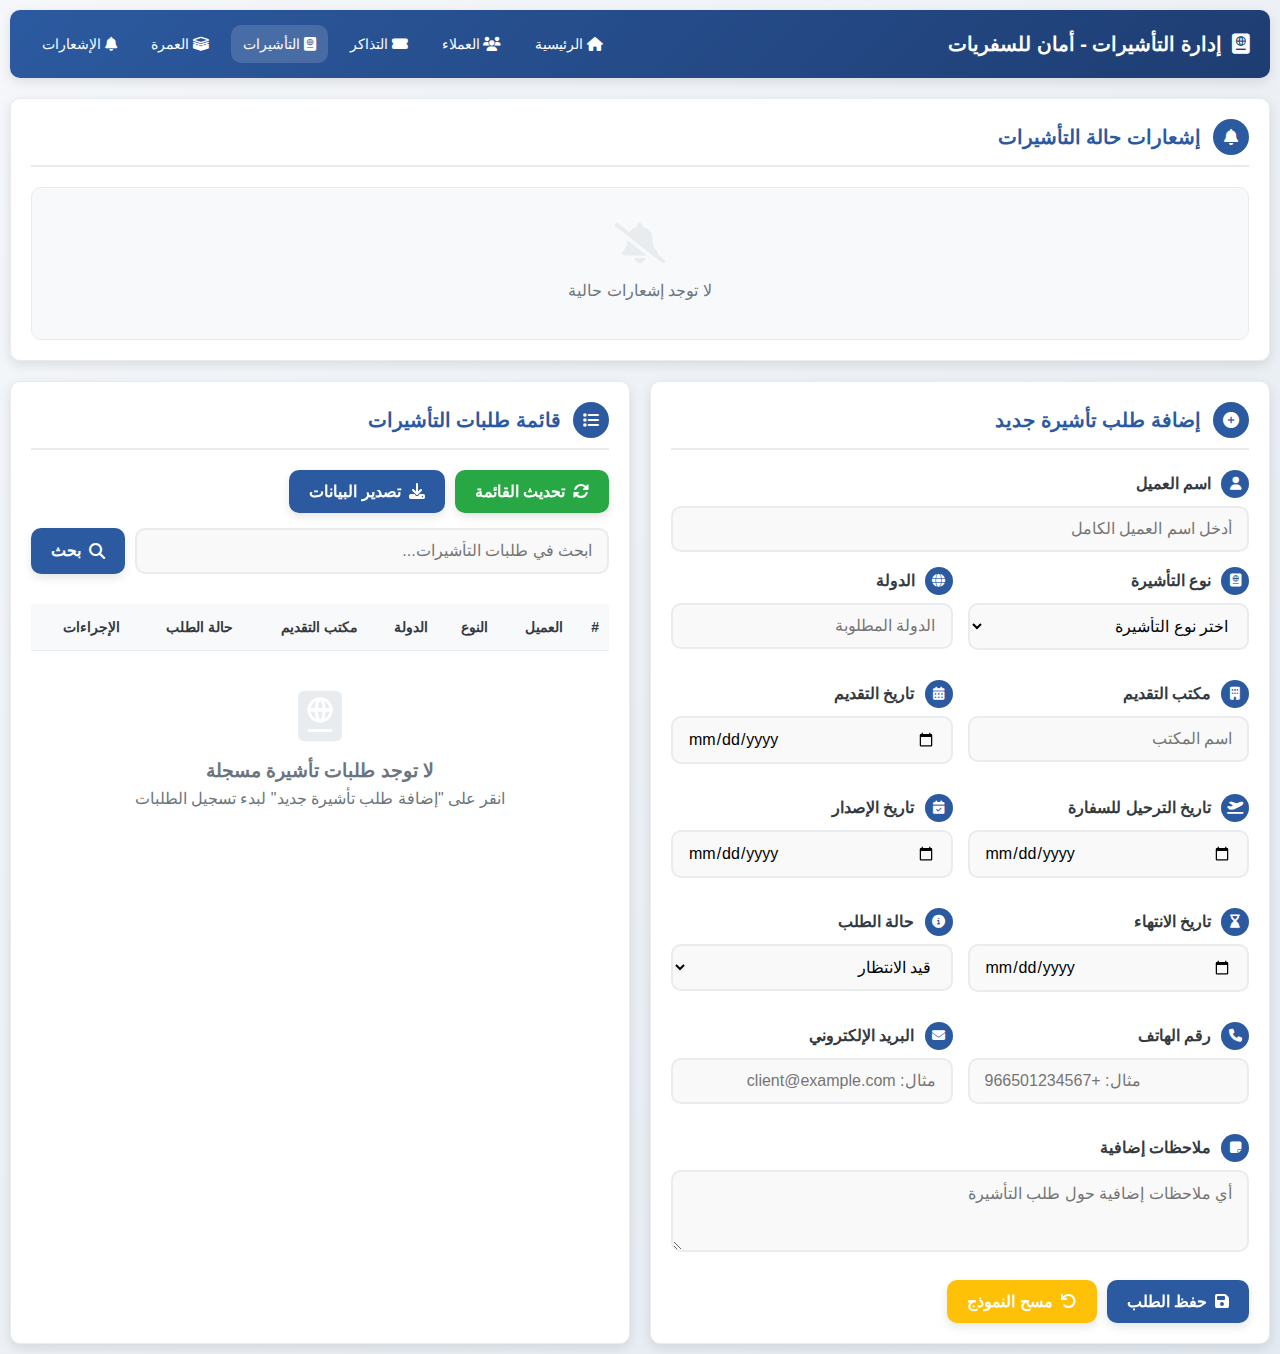
<file: visas.html>
<!doctype html>
<html lang="ar" dir="rtl">
<head>
  <meta charset="utf-8">
  <meta name="viewport" content="width=device-width,initial-scale=1">
  <title>أمان - إدارة التأشيرات</title>
  <link rel="stylesheet" href="https://cdnjs.cloudflare.com/ajax/libs/font-awesome/6.4.0/css/all.min.css">
  <style>
    :root {
      --primary: #2c5aa0;
      --primary-light: #3a6bc0;
      --primary-dark: #1e3d72;
      --secondary: #f8a31b;
      --secondary-light: #f9b84d;
      --success: #28a745;
      --warning: #ffc107;
      --danger: #dc3545;
      --info: #17a2b8;
      --light: #f8f9fa;
      --dark: #343a40;
      --gray: #6c757d;
      --gray-light: #e9ecef;
      --border-radius: 10px;
      --shadow: 0 4px 12px rgba(0, 0, 0, 0.1);
      --transition: all 0.3s ease;
    }

    * {
      margin: 0;
      padding: 0;
      box-sizing: border-box;
      font-family: 'Segoe UI', Tahoma, Geneva, Verdana, sans-serif;
    }

    body {
      background: linear-gradient(135deg, #f5f7fa 0%, #e4eaf1 100%);
      color: var(--dark);
      line-height: 1.6;
      padding: 10px;
      min-height: 100vh;
    }

    .topbar {
      background: linear-gradient(135deg, var(--primary) 0%, var(--primary-dark) 100%);
      color: white;
      padding: 15px 20px;
      display: flex;
      justify-content: space-between;
      align-items: center;
      box-shadow: var(--shadow);
      border-radius: var(--border-radius);
      margin-bottom: 20px;
      flex-wrap: wrap;
      gap: 15px;
    }

    .topbar h1 {
      font-size: 20px;
      font-weight: 600;
      display: flex;
      align-items: center;
      gap: 10px;
    }

    .topbar nav {
      display: flex;
      gap: 10px;
      flex-wrap: wrap;
    }

    .topbar nav a {
      color: white;
      text-decoration: none;
      padding: 8px 12px;
      border-radius: var(--border-radius);
      transition: var(--transition);
      font-weight: 500;
      font-size: 14px;
    }

    .topbar nav a:hover, .topbar nav a.active {
      background: rgba(255, 255, 255, 0.15);
    }

    .container {
      max-width: 1400px;
      margin: 0 auto;
      display: grid;
      grid-template-columns: 1fr 1fr;
      gap: 20px;
    }

    @media (max-width: 992px) {
      .container {
        grid-template-columns: 1fr;
        gap: 15px;
      }
    }

    .card {
      background: white;
      border-radius: var(--border-radius);
      box-shadow: var(--shadow);
      padding: 20px;
      transition: var(--transition);
      border: 1px solid var(--gray-light);
    }

    .card:hover {
      box-shadow: 0 8px 20px rgba(0, 0, 0, 0.15);
    }

    .card h2 {
      color: var(--primary);
      margin-bottom: 20px;
      font-size: 20px;
      border-bottom: 2px solid var(--gray-light);
      padding-bottom: 10px;
      display: flex;
      align-items: center;
      gap: 12px;
    }

    .card h2 i {
      background: var(--primary);
      color: white;
      width: 36px;
      height: 36px;
      border-radius: 50%;
      display: flex;
      align-items: center;
      justify-content: center;
      font-size: 16px;
    }

    .form-group {
      margin-bottom: 15px;
    }

    label {
      display: block;
      margin-bottom: 8px;
      font-weight: 600;
      color: var(--dark);
      display: flex;
      align-items: center;
      gap: 10px;
    }

    .label-icon {
      background: var(--primary);
      color: white;
      width: 28px;
      height: 28px;
      border-radius: 50%;
      display: flex;
      align-items: center;
      justify-content: center;
      font-size: 13px;
    }

    input, select, textarea {
      width: 100%;
      padding: 12px 15px;
      border: 2px solid var(--gray-light);
      border-radius: var(--border-radius);
      font-size: 16px;
      transition: var(--transition);
      background: #f9f9f9;
    }

    input:focus, select:focus, textarea:focus {
      border-color: var(--primary);
      outline: none;
      box-shadow: 0 0 0 3px rgba(44, 90, 160, 0.2);
      background: white;
    }

    .input-row {
      display: flex;
      gap: 15px;
      margin-bottom: 15px;
    }

    .input-row > div {
      flex: 1;
    }

    .checkbox-group {
      display: flex;
      align-items: center;
      gap: 10px;
      margin: 15px 0;
    }

    .checkbox-group input {
      width: auto;
    }

    .btn {
      padding: 12px 20px;
      border: none;
      border-radius: var(--border-radius);
      font-size: 16px;
      font-weight: 600;
      cursor: pointer;
      transition: var(--transition);
      display: inline-flex;
      align-items: center;
      gap: 8px;
      box-shadow: 0 4px 10px rgba(0,0,0,0.1);
    }

    .btn:hover {
      transform: translateY(-2px);
      box-shadow: 0 6px 15px rgba(0,0,0,0.15);
    }

    .btn:active {
      transform: translateY(0);
    }

    .btn-primary {
      background: var(--primary);
      color: white;
    }

    .btn-success {
      background: var(--success);
      color: white;
    }

    .btn-warning {
      background: var(--warning);
      color: white;
    }

    .btn-danger {
      background: var(--danger);
      color: white;
    }

    .btn-info {
      background: var(--info);
      color: white;
    }

    .btn-sm {
      padding: 8px 15px;
      font-size: 14px;
    }

    .action-buttons {
      display: flex;
      gap: 10px;
      margin-top: 20px;
      flex-wrap: wrap;
    }

    .table {
      width: 100%;
      border-collapse: collapse;
      margin-top: 15px;
    }

    .table th {
      background: var(--light);
      padding: 12px 10px;
      text-align: right;
      font-weight: 600;
      color: var(--dark);
      border-bottom: 1px solid var(--gray-light);
      font-size: 14px;
    }

    .table td {
      padding: 12px 10px;
      border-bottom: 1px solid var(--gray-light);
      font-size: 14px;
    }

    .table tr:last-child td {
      border-bottom: none;
    }

    .table tr:hover {
      background: #f8f9fa;
    }

    .status-badge {
      padding: 5px 10px;
      border-radius: 20px;
      font-size: 12px;
      font-weight: 600;
    }

    .status-pending {
      background: #fff3cd;
      color: var(--warning);
    }

    .status-submitted {
      background: #cce7ff;
      color: var(--info);
    }

    .status-transferred {
      background: #d1ecf1;
      color: var(--info);
    }

    .status-issued {
      background: #e7f7ef;
      color: var(--success);
    }

    .status-rejected {
      background: #f8d7da;
      color: var(--danger);
    }

    .status-expired {
      background: #f8d7da;
      color: var(--danger);
    }

    /* نظام الإشعارات العائم */
    .notification-toast {
      position: fixed;
      top: 20px;
      left: 20px;
      right: 20px;
      background: white;
      padding: 15px 20px;
      border-radius: var(--border-radius);
      box-shadow: 0 5px 15px rgba(0,0,0,0.2);
      display: flex;
      align-items: center;
      gap: 15px;
      z-index: 1000;
      transform: translateY(-100px);
      opacity: 0;
      transition: all 0.4s ease;
      border-right: 4px solid var(--info);
    }

    .notification-toast.show {
      transform: translateY(0);
      opacity: 1;
    }

    .notification-toast.success {
      border-right-color: var(--success);
    }

    .notification-toast.warning {
      border-right-color: var(--warning);
    }

    .notification-toast.error {
      border-right-color: var(--danger);
    }

    .notification-toast.info {
      border-right-color: var(--info);
    }

    .notification-icon {
      width: 40px;
      height: 40px;
      border-radius: 50%;
      display: flex;
      align-items: center;
      justify-content: center;
      font-size: 18px;
      color: white;
    }

    .notification-toast.success .notification-icon {
      background: var(--success);
    }

    .notification-toast.warning .notification-icon {
      background: var(--warning);
    }

    .notification-toast.error .notification-icon {
      background: var(--danger);
    }

    .notification-toast.info .notification-icon {
      background: var(--info);
    }

    .notification-content {
      flex: 1;
    }

    .notification-content h4 {
      margin-bottom: 5px;
      color: var(--dark);
      font-size: 16px;
    }

    .notification-content p {
      color: var(--gray);
      font-size: 14px;
      margin: 0;
    }

    .notification-close {
      background: none;
      border: none;
      font-size: 18px;
      color: var(--gray);
      cursor: pointer;
      padding: 5px;
      transition: var(--transition);
    }

    .notification-close:hover {
      color: var(--dark);
    }

    /* قسم إشعارات حالة التأشيرات */
    .status-notifications {
      background: #f8f9fa;
      border-radius: var(--border-radius);
      padding: 15px;
      margin-top: 20px;
      border: 1px solid var(--gray-light);
    }

    .status-notification-item {
      display: flex;
      align-items: center;
      gap: 12px;
      padding: 12px;
      background: white;
      border-radius: var(--border-radius);
      margin-bottom: 10px;
      border-left: 4px solid var(--info);
      transition: var(--transition);
    }

    .status-notification-item:hover {
      transform: translateX(-5px);
      box-shadow: 0 3px 8px rgba(0,0,0,0.1);
    }

    .status-notification-item.success {
      border-left-color: var(--success);
    }

    .status-notification-item.warning {
      border-left-color: var(--warning);
    }

    .status-notification-item.error {
      border-left-color: var(--danger);
    }

    .status-notification-item.urgent {
      border-left-color: var(--danger);
      animation: pulse 2s infinite;
    }

    @keyframes pulse {
      0% { box-shadow: 0 0 0 0 rgba(220, 53, 69, 0.4); }
      70% { box-shadow: 0 0 0 10px rgba(220, 53, 69, 0); }
      100% { box-shadow: 0 0 0 0 rgba(220, 53, 69, 0); }
    }

    .status-notification-icon {
      width: 36px;
      height: 36px;
      border-radius: 50%;
      display: flex;
      align-items: center;
      justify-content: center;
      font-size: 16px;
      color: white;
      flex-shrink: 0;
    }

    .status-notification-item.success .status-notification-icon {
      background: var(--success);
    }

    .status-notification-item.warning .status-notification-icon {
      background: var(--warning);
    }

    .status-notification-item.error .status-notification-icon {
      background: var(--danger);
    }

    .status-notification-item.info .status-notification-icon {
      background: var(--info);
    }

    .status-notification-item.urgent .status-notification-icon {
      background: var(--danger);
    }

    .status-notification-content {
      flex: 1;
    }

    .status-notification-content h4 {
      margin-bottom: 4px;
      color: var(--dark);
      font-size: 15px;
    }

    .status-notification-content p {
      color: var(--gray);
      font-size: 13px;
      margin: 0;
    }

    .status-notification-time {
      font-size: 11px;
      color: var(--gray);
      white-space: nowrap;
    }

    .empty-state {
      text-align: center;
      padding: 40px 20px;
      color: var(--gray);
    }

    .empty-state i {
      font-size: 50px;
      margin-bottom: 15px;
      color: var(--gray-light);
    }

    .success-message {
      background: var(--success);
      color: white;
      padding: 15px;
      border-radius: var(--border-radius);
      text-align: center;
      margin-top: 20px;
      display: none;
      animation: fadeIn 0.5s;
      box-shadow: 0 4px 10px rgba(40, 167, 69, 0.3);
    }

    @keyframes fadeIn {
      from { opacity: 0; transform: translateY(10px); }
      to { opacity: 1; transform: translateY(0); }
    }

    .loading-spinner {
      display: none;
      width: 40px;
      height: 40px;
      border: 4px solid rgba(44, 90, 160, 0.2);
      border-radius: 50%;
      border-top-color: var(--primary);
      animation: spin 1s ease-in-out infinite;
      margin: 20px auto;
    }

    @keyframes spin {
      to { transform: rotate(360deg); }
    }

    /* تحسينات للاستجابة على الأجهزة المحمولة */
    @media (max-width: 768px) {
      body {
        padding: 5px;
      }
      
      .topbar {
        flex-direction: column;
        text-align: center;
        padding: 15px;
      }
      
      .topbar h1 {
        font-size: 18px;
      }
      
      .topbar nav {
        justify-content: center;
      }
      
      .container {
        padding: 0;
        gap: 10px;
      }
      
      .card {
        padding: 15px;
      }
      
      .card h2 {
        font-size: 18px;
      }
      
      .input-row {
        flex-direction: column;
        gap: 10px;
      }
      
      .action-buttons {
        flex-direction: column;
      }
      
      .btn {
        width: 100%;
        justify-content: center;
        font-size: 15px;
      }
      
      .table {
        display: block;
        overflow-x: auto;
      }
      
      .table th, .table td {
        padding: 10px 8px;
        font-size: 13px;
      }
      
      .notification-toast {
        left: 10px;
        right: 10px;
        top: 10px;
      }
    }

    @media (max-width: 480px) {
      .topbar h1 {
        font-size: 16px;
      }
      
      .topbar nav a {
        font-size: 13px;
        padding: 6px 10px;
      }
      
      .card {
        padding: 12px;
      }
      
      .card h2 {
        font-size: 16px;
      }
      
      .btn {
        padding: 10px 15px;
        font-size: 14px;
      }
      
      .table th, .table td {
        padding: 8px 6px;
        font-size: 12px;
      }
    }

    /* تأثيرات خاصة للتفاعل */
    .ripple {
      position: relative;
      overflow: hidden;
      transform: translate3d(0, 0, 0);
    }

    .ripple:after {
      content: "";
      display: block;
      position: absolute;
      width: 100%;
      height: 100%;
      top: 0;
      left: 0;
      pointer-events: none;
      background-image: radial-gradient(circle, #fff 10%, transparent 10.01%);
      background-repeat: no-repeat;
      background-position: 50%;
      transform: scale(10, 10);
      opacity: 0;
      transition: transform .5s, opacity 1s;
    }

    .ripple:active:after {
      transform: scale(0, 0);
      opacity: .2;
      transition: 0s;
    }

    /* أزرار تأكيد الإجراءات */
    .action-confirm {
      display: flex;
      gap: 10px;
      margin-top: 10px;
      flex-wrap: wrap;
    }

    .confirm-btn {
      padding: 8px 15px;
      border: none;
      border-radius: var(--border-radius);
      font-size: 14px;
      font-weight: 600;
      cursor: pointer;
      transition: var(--transition);
      display: inline-flex;
      align-items: center;
      gap: 5px;
    }

    .confirm-yes {
      background: var(--success);
      color: white;
    }

    .confirm-no {
      background: var(--danger);
      color: white;
    }

    .confirm-btn:hover {
      transform: translateY(-1px);
      box-shadow: 0 3px 8px rgba(0,0,0,0.15);
    }

    /* شارة العاجل */
    .urgent-badge {
      background: var(--danger);
      color: white;
      padding: 3px 8px;
      border-radius: 12px;
      font-size: 10px;
      font-weight: bold;
      margin-right: 8px;
      animation: pulse 1.5s infinite;
    }
  </style>
</head>
<body>
  <!-- إشعار عائم -->
  <div class="notification-toast" id="statusToast">
    <div class="notification-icon">
      <i class="fas fa-info-circle"></i>
    </div>
    <div class="notification-content">
      <h4 id="toastTitle">تحديث الحالة</h4>
      <p id="toastMessage">تم تحديث حالة التأشيرة بنجاح</p>
    </div>
    <button class="notification-close" id="toastClose">
      <i class="fas fa-times"></i>
    </button>
  </div>

  <header class="topbar">
    <h1><i class="fas fa-passport"></i> إدارة التأشيرات - أمان للسفريات</h1>
    <nav>
      <a href="index.html"><i class="fas fa-home"></i> الرئيسية</a>
      <a href="clients.html"><i class="fas fa-users"></i> العملاء</a>
      <a href="flights.html"><i class="fas fa-ticket-alt"></i> التذاكر</a>
      <a href="visas.html" class="active"><i class="fas fa-passport"></i> التأشيرات</a>
      <a href="umrah.html"><i class="fas fa-kaaba"></i> العمرة</a>
      <a href="notifications.html"><i class="fas fa-bell"></i> الإشعارات</a>

    </nav>
  </header>

  <main class="container">
    <!-- قسم إشعارات حالة التأشيرات -->
    <section class="card" style="grid-column: 1 / -1;">
      <h2><i class="fas fa-bell"></i> إشعارات حالة التأشيرات</h2>
      <div class="status-notifications" id="statusNotifications">
        <!-- سيتم ملؤها بالجافاسكريبت -->
      </div>
    </section>

    <!-- قسم إضافة طلب تأشيرة -->
    <section class="card">
      <h2><i class="fas fa-plus-circle"></i> إضافة طلب تأشيرة جديد</h2>
      <form id="visaForm">
        <div class="form-group">
          <label for="clientName">
            <span class="label-icon"><i class="fas fa-user"></i></span>
            اسم العميل
          </label>
          <input type="text" id="clientName" name="clientName" placeholder="أدخل اسم العميل الكامل" required>
        </div>

        <div class="input-row">
          <div class="form-group">
            <label for="visaType">
              <span class="label-icon"><i class="fas fa-passport"></i></span>
              نوع التأشيرة
            </label>
            <select id="visaType" name="visaType" required>
              <option value="">اختر نوع التأشيرة</option>
              <option value="سياحية">سياحية</option>
              <option value="عمل">عمل</option>
              <option value="دراسية">دراسية</option>
              <option value="علاج">علاج</option>
              <option value="عمرة">عمرة</option>
              <option value="حج">حج</option>
              <option value="عائلية">عائلية</option>
              <option value="ترانزيت">ترانزيت</option>
            </select>
          </div>
          
          <div class="form-group">
            <label for="destination">
              <span class="label-icon"><i class="fas fa-globe"></i></span>
              الدولة
            </label>
            <input type="text" id="destination" name="destination" placeholder="الدولة المطلوبة" required>
          </div>
        </div>

        <div class="input-row">
          <div class="form-group">
            <label for="submissionOffice">
              <span class="label-icon"><i class="fas fa-building"></i></span>
              مكتب التقديم
            </label>
            <input type="text" id="submissionOffice" name="submissionOffice" placeholder="اسم المكتب" required>
          </div>
          
          <div class="form-group">
            <label for="submissionDate">
              <span class="label-icon"><i class="fas fa-calendar-alt"></i></span>
              تاريخ التقديم
            </label>
            <input type="date" id="submissionDate" name="submissionDate">
          </div>
        </div>

        <div class="input-row">
          <div class="form-group">
            <label for="transferDate">
              <span class="label-icon"><i class="fas fa-plane-departure"></i></span>
              تاريخ الترحيل للسفارة
            </label>
            <input type="date" id="transferDate" name="transferDate">
          </div>
          
          <div class="form-group">
            <label for="issueDate">
              <span class="label-icon"><i class="fas fa-calendar-check"></i></span>
              تاريخ الإصدار
            </label>
            <input type="date" id="issueDate" name="issueDate">
          </div>
        </div>

        <div class="input-row">
          <div class="form-group">
            <label for="expiryDate">
              <span class="label-icon"><i class="fas fa-hourglass-end"></i></span>
              تاريخ الانتهاء
            </label>
            <input type="date" id="expiryDate" name="expiryDate">
          </div>
          
          <div class="form-group">
            <label for="status">
              <span class="label-icon"><i class="fas fa-info-circle"></i></span>
              حالة الطلب
            </label>
            <select id="status" name="status" required>
              <option value="pending">قيد الانتظار</option>
              <option value="submitted">تم التقديم</option>
              <option value="transferred">مرحل للسفارة</option>
              <option value="issued">تم الإصدار</option>
              <option value="rejected">مرفوض</option>
            </select>
          </div>
        </div>

        <div class="input-row">
          <div class="form-group">
            <label for="phone">
              <span class="label-icon"><i class="fas fa-phone"></i></span>
              رقم الهاتف
            </label>
            <input type="tel" id="phone" name="phone" placeholder="مثال: +966501234567">
          </div>
          
          <div class="form-group">
            <label for="email">
              <span class="label-icon"><i class="fas fa-envelope"></i></span>
              البريد الإلكتروني
            </label>
            <input type="email" id="email" name="email" placeholder="مثال: client@example.com">
          </div>
        </div>

        <div class="form-group">
          <label for="notes">
            <span class="label-icon"><i class="fas fa-sticky-note"></i></span>
            ملاحظات إضافية
          </label>
          <textarea id="notes" name="notes" rows="3" placeholder="أي ملاحظات إضافية حول طلب التأشيرة"></textarea>
        </div>

        <div class="action-buttons">
          <button type="submit" class="btn btn-primary ripple" id="saveBtn">
            <i class="fas fa-save"></i> حفظ الطلب
          </button>
          <button type="button" class="btn btn-warning ripple" id="resetBtn">
            <i class="fas fa-undo"></i> مسح النموذج
          </button>
        </div>

        <div class="success-message" id="successMessage">
          <i class="fas fa-check-circle"></i> تم حفظ طلب التأشيرة بنجاح!
        </div>

        <div class="loading-spinner" id="loadingSpinner"></div>
      </form>
    </section>

    <!-- قسم قائمة طلبات التأشيرات -->
    <section class="card">
      <h2><i class="fas fa-list"></i> قائمة طلبات التأشيرات</h2>
      <div class="action-buttons">
        <button class="btn btn-success ripple" id="refreshBtn">
          <i class="fas fa-sync-alt"></i> تحديث القائمة
        </button>
        <button class="btn btn-primary ripple" id="exportBtn">
          <i class="fas fa-download"></i> تصدير البيانات
        </button>
      </div>
      
      <!-- شريط البحث -->
      <div style="display: flex; gap: 10px; margin-top: 15px;">
        <input type="text" id="searchInput" placeholder="ابحث في طلبات التأشيرات..." style="flex: 1;">
        <button class="btn btn-primary" id="searchBtn">
          <i class="fas fa-search"></i> بحث
        </button>
      </div>
      
      <div class="table-container" style="overflow-x: auto; margin-top: 15px;">
        <table id="visasTable" class="table">
          <thead>
            <tr>
              <th>#</th>
              <th>العميل</th>
              <th>النوع</th>
              <th>الدولة</th>
              <th>مكتب التقديم</th>
              <th>حالة الطلب</th>
              <th>الإجراءات</th>
            </tr>
          </thead>
          <tbody id="visasTableBody">
            <!-- سيتم ملؤها بالجافاسكريبت -->
          </tbody>
        </table>
      </div>
      
      <div class="empty-state" id="emptyState">
        <i class="fas fa-passport"></i>
        <h3>لا توجد طلبات تأشيرة مسجلة</h3>
        <p>انقر على "إضافة طلب تأشيرة جديد" لبدء تسجيل الطلبات</p>
      </div>
    </section>
  </main>

  <script>
    // نظام قاعدة البيانات الموحد
    const AmanDB = {
      // تهيئة قاعدة البيانات
      init() {
        if (!localStorage.getItem('aman_database')) {
          const initialData = {
            visas: [],
            statusNotifications: [] // إشعارات حالة التأشيرات فقط
          };
          localStorage.setItem('aman_database', JSON.stringify(initialData));
        }
        return this.getDB();
      },

      // الحصول على قاعدة البيانات
      getDB() {
        return JSON.parse(localStorage.getItem('aman_database') || '{}');
      },

      // حفظ قاعدة البيانات
      saveDB(data) {
        localStorage.setItem('aman_database', JSON.stringify(data));
      },

      // الحصول على جميع العناصر في مجموعة
      getAll(collection) {
        const db = this.getDB();
        return db[collection] || [];
      },

      // إضافة عنصر جديد
      add(collection, item) {
        const db = this.getDB();
        if (!db[collection]) db[collection] = [];
        item.id = Date.now().toString();
        item.createdAt = new Date().toISOString();
        item.updatedAt = new Date().toISOString();
        db[collection].push(item);
        this.saveDB(db);
        return item;
      },

      // تحديث عنصر
      update(collection, id, updates) {
        const db = this.getDB();
        if (!db[collection]) return null;
        
        const index = db[collection].findIndex(item => item.id === id);
        if (index !== -1) {
          db[collection][index] = { 
            ...db[collection][index], 
            ...updates,
            updatedAt: new Date().toISOString()
          };
          this.saveDB(db);
          return db[collection][index];
        }
        return null;
      },

      // حذف عنصر
      delete(collection, id) {
        const db = this.getDB();
        if (!db[collection]) return false;
        
        db[collection] = db[collection].filter(item => item.id !== id);
        this.saveDB(db);
        return true;
      }
    };

    // نظام التنبيهات الذكي للتأشيرات
    const SmartAlertManager = {
      // التحقق من التأشيرات القريبة من الانتهاء
      checkExpiringVisas() {
        const visas = AmanDB.getAll('visas');
        const today = new Date();
        const alerts = [];
        
        visas.forEach(visa => {
          if (visa.expiryDate && visa.status === 'issued') {
            const expiryDate = new Date(visa.expiryDate);
            const diffTime = expiryDate - today;
            const diffDays = Math.ceil(diffTime / (1000 * 60 * 60 * 24));
            
            if (diffDays > 0 && diffDays <= 30) {
              let alertType, priority, title, icon;
              
              if (diffDays <= 7) {
                alertType = 'urgent';
                priority = 'high';
                title = 'تأشيرة تنتهي خلال أسبوع!';
                icon = 'fas fa-exclamation-triangle';
              } else if (diffDays <= 15) {
                alertType = 'warning';
                priority = 'medium';
                title = 'تأشيرة تنتهي خلال 15 يوم';
                icon = 'fas fa-clock';
              } else {
                alertType = 'info';
                priority = 'low';
                title = 'تأشيرة تنتهي قريباً';
                icon = 'fas fa-info-circle';
              }
              
              const alert = {
                id: `expiry_${visa.id}_${diffDays}`,
                title: title,
                message: `تأشيرة العميل ${visa.clientName} إلى ${visa.destination} تنتهي بعد ${diffDays} يوم`,
                type: alertType,
                icon: icon,
                visaId: visa.id,
                priority: priority,
                createdAt: new Date().toISOString(),
                read: false
              };
              
              // التحقق من عدم وجود تنبيه مسبق
              const existingAlerts = AmanDB.getAll('statusNotifications');
              const existingAlert = existingAlerts.find(
                a => a.id === alert.id && !a.read
              );
              
              if (!existingAlert) {
                alerts.push(alert);
                AmanDB.add('statusNotifications', alert);
              }
            }
          }
        });
        
        return alerts;
      },

      // التحقق من التأشيرات المتأخرة في الإصدار
      checkDelayedIssuance() {
        const visas = AmanDB.getAll('visas');
        const today = new Date();
        const alerts = [];
        
        visas.forEach(visa => {
          // التأشيرات التي تم ترحيلها للسفارة منذ أكثر من 15 يوم ولم تصدر بعد
          if (visa.transferDate && visa.status === 'transferred') {
            const transferDate = new Date(visa.transferDate);
            const diffTime = today - transferDate;
            const diffDays = Math.ceil(diffTime / (1000 * 60 * 60 * 24));
            
            if (diffDays >= 15) {
              const alert = {
                id: `delay_${visa.id}_${diffDays}`,
                title: 'تأشيرة متأخرة في الإصدار',
                message: `تأشيرة العميل ${visa.clientName} متأخرة منذ ${diffDays} يوم بعد الترحيل`,
                type: diffDays >= 30 ? 'urgent' : 'warning',
                icon: 'fas fa-clock',
                visaId: visa.id,
                priority: diffDays >= 30 ? 'high' : 'medium',
                createdAt: new Date().toISOString(),
                read: false
              };
              
              // التحقق من عدم وجود تنبيه مسبق
              const existingAlerts = AmanDB.getAll('statusNotifications');
              const existingAlert = existingAlerts.find(
                a => a.id === alert.id && !a.read
              );
              
              if (!existingAlert) {
                alerts.push(alert);
                AmanDB.add('statusNotifications', alert);
              }
            }
          }
          
          // التأشيرات التي تم تقديمها منذ أكثر من 7 أيام ولم ترحل للسفارة
          if (visa.submissionDate && visa.status === 'submitted') {
            const submissionDate = new Date(visa.submissionDate);
            const diffTime = today - submissionDate;
            const diffDays = Math.ceil(diffTime / (1000 * 60 * 60 * 24));
            
            if (diffDays >= 7) {
              const alert = {
                id: `pending_${visa.id}_${diffDays}`,
                title: 'تأشيرة تحتاج متابعة',
                message: `تأشيرة العميل ${visa.clientName} معلقة منذ ${diffDays} يوم بعد التقديم`,
                type: 'warning',
                icon: 'fas fa-hourglass-half',
                visaId: visa.id,
                priority: 'medium',
                createdAt: new Date().toISOString(),
                read: false
              };
              
              // التحقق من عدم وجود تنبيه مسبق
              const existingAlerts = AmanDB.getAll('statusNotifications');
              const existingAlert = existingAlerts.find(
                a => a.id === alert.id && !a.read
              );
              
              if (!existingAlert) {
                alerts.push(alert);
                AmanDB.add('statusNotifications', alert);
              }
            }
          }
        });
        
        return alerts;
      },

      // التحقق من جميع التنبيهات
      checkAllAlerts() {
        const expiringAlerts = this.checkExpiringVisas();
        const delayedAlerts = this.checkDelayedIssuance();
        return [...expiringAlerts, ...delayedAlerts];
      }
    };

    // نظام الإشعارات الذكي لحالة التأشيرات
    const StatusNotificationManager = {
      // إنشاء إشعار لتغيير حالة التأشيرة
      createStatusChangeNotification(visa, oldStatus, newStatus) {
        const statusTexts = {
          'pending': 'قيد الانتظار',
          'submitted': 'تم التقديم',
          'transferred': 'مرحل للسفارة',
          'issued': 'تم الإصدار',
          'rejected': 'مرفوض'
        };
        
        let notificationType = 'info';
        let icon = 'fas fa-info-circle';
        
        if (newStatus === 'issued') {
          notificationType = 'success';
          icon = 'fas fa-check-circle';
        } else if (newStatus === 'rejected') {
          notificationType = 'error';
          icon = 'fas fa-times-circle';
        } else if (newStatus === 'transferred') {
          notificationType = 'warning';
          icon = 'fas fa-plane';
        }
        
        const notification = {
          id: Date.now().toString(),
          title: `تغيير حالة التأشيرة - ${statusTexts[newStatus]}`,
          message: `تم تغيير حالة تأشيرة العميل ${visa.clientName} من ${statusTexts[oldStatus]} إلى ${statusTexts[newStatus]}`,
          type: notificationType,
          icon: icon,
          visaId: visa.id,
          createdAt: new Date().toISOString(),
          read: false
        };
        
        AmanDB.add('statusNotifications', notification);
        return notification;
      },

      // إنشاء إشعار لتأشيرة جديدة
      createNewVisaNotification(visa) {
        const notification = {
          id: Date.now().toString(),
          title: 'طلب تأشيرة جديد',
          message: `تم إضافة طلب تأشيرة جديد للعميل ${visa.clientName}`,
          type: 'info',
          icon: 'fas fa-plus-circle',
          visaId: visa.id,
          createdAt: new Date().toISOString(),
          read: false
        };
        
        AmanDB.add('statusNotifications', notification);
        return notification;
      },

      // إنشاء إشعار لحذف تأشيرة
      createDeleteVisaNotification(visa) {
        const notification = {
          id: Date.now().toString(),
          title: 'حذف طلب تأشيرة',
          message: `تم حذف طلب تأشيرة العميل ${visa.clientName}`,
          type: 'error',
          icon: 'fas fa-trash',
          visaId: visa.id,
          createdAt: new Date().toISOString(),
          read: false
        };
        
        AmanDB.add('statusNotifications', notification);
        return notification;
      },

      // تحديث عرض إشعارات الحالة
      refreshStatusNotifications() {
        // التحقق من التنبيهات أولاً
        SmartAlertManager.checkAllAlerts();
        
        const container = document.getElementById('statusNotifications');
        const notifications = AmanDB.getAll('statusNotifications')
          .sort((a, b) => new Date(b.createdAt) - new Date(a.createdAt))
          .slice(0, 10); // عرض آخر 10 إشعارات فقط
        
        if (notifications.length === 0) {
          container.innerHTML = `
            <div class="empty-state" style="padding: 20px;">
              <i class="fas fa-bell-slash" style="font-size: 40px;"></i>
              <p>لا توجد إشعارات حالية</p>
            </div>
          `;
          return;
        }
        
        container.innerHTML = notifications.map(notif => {
          const timeAgo = this.getTimeAgo(notif.createdAt);
          const urgentBadge = notif.type === 'urgent' ? '<span class="urgent-badge">عاجل</span>' : '';
          
          return `
            <div class="status-notification-item ${notif.type}">
              <div class="status-notification-icon">
                <i class="${notif.icon}"></i>
              </div>
              <div class="status-notification-content">
                <h4>${urgentBadge}${notif.title}</h4>
                <p>${notif.message}</p>
              </div>
              <div class="status-notification-time">${timeAgo}</div>
            </div>
          `;
        }).join('');
      },

      // حساب الوقت المنقضي
      getTimeAgo(dateString) {
        const date = new Date(dateString);
        const now = new Date();
        const diffMs = now - date;
        const diffMins = Math.floor(diffMs / 60000);
        const diffHours = Math.floor(diffMs / 3600000);
        const diffDays = Math.floor(diffMs / 86400000);
        
        if (diffMins < 1) return 'الآن';
        if (diffMins < 60) return `منذ ${diffMins} دقيقة`;
        if (diffHours < 24) return `منذ ${diffHours} ساعة`;
        if (diffDays < 7) return `منذ ${diffDays} يوم`;
        
        return date.toLocaleDateString('ar-EG');
      },

      // عرض إشعار عائم
      showToast(title, message, type = 'info') {
        const toast = document.getElementById('statusToast');
        const toastTitle = document.getElementById('toastTitle');
        const toastMessage = document.getElementById('toastMessage');
        
        // تحديث المحتوى
        toastTitle.textContent = title;
        toastMessage.textContent = message;
        
        // تحديث النوع
        toast.className = `notification-toast ${type}`;
        toast.querySelector('.notification-icon').innerHTML = 
          type === 'success' ? '<i class="fas fa-check-circle"></i>' :
          type === 'warning' ? '<i class="fas fa-exclamation-triangle"></i>' :
          type === 'error' ? '<i class="fas fa-times-circle"></i>' :
          type === 'urgent' ? '<i class="fas fa-exclamation-circle"></i>' :
          '<i class="fas fa-info-circle"></i>';
        
        // إظهار الإشعار
        toast.classList.add('show');
        
        // إخفاء تلقائي بعد 5 ثوان
        setTimeout(() => {
          toast.classList.remove('show');
        }, 5000);
      }
    };

    // نظام إدارة التأشيرات
    const VisaManager = {
      currentEditingId: null,
      
      // تهيئة النظام
      async init() {
        await AmanDB.init();
        this.setupEventListeners();
        this.renderVisas();
        StatusNotificationManager.refreshStatusNotifications();
        
        // تعيين تاريخ اليوم كحد أدنى للتواريخ
        const today = new Date().toISOString().split('T')[0];
        document.getElementById('submissionDate').min = today;
        document.getElementById('transferDate').min = today;
        document.getElementById('issueDate').min = today;
        document.getElementById('expiryDate').min = today;
        
        // إعداد إغلاق الإشعار العائم
        document.getElementById('toastClose').addEventListener('click', () => {
          document.getElementById('statusToast').classList.remove('show');
        });

        // التحقق من التنبيهات كل دقيقة
        setInterval(() => {
          StatusNotificationManager.refreshStatusNotifications();
        }, 60000);
      },
      
      // إعداد مستمعي الأحداث
      setupEventListeners() {
        // حفظ النموذج
        document.getElementById('visaForm').addEventListener('submit', (e) => {
          e.preventDefault();
          this.saveVisa();
        });
        
        // مسح النموذج
        document.getElementById('resetBtn').addEventListener('click', () => {
          this.resetForm();
        });
        
        // تحديث القائمة
        document.getElementById('refreshBtn').addEventListener('click', () => {
          this.renderVisas();
          StatusNotificationManager.refreshStatusNotifications();
          StatusNotificationManager.showToast('تم التحديث', 'تم تحديث قائمة التأشيرات بنجاح', 'success');
        });
        
        // تصدير البيانات
        document.getElementById('exportBtn').addEventListener('click', () => {
          this.exportData();
        });
        
        // البحث
        document.getElementById('searchBtn').addEventListener('click', () => {
          this.performSearch();
        });
        
        document.getElementById('searchInput').addEventListener('keyup', (e) => {
          if (e.key === 'Enter') {
            this.performSearch();
          }
        });
      },
      
      // حفظ طلب التأشيرة
      async saveVisa() {
        const form = document.getElementById('visaForm');
        const formData = new FormData(form);
        
        // التحقق من صحة البيانات
        if (!formData.get('clientName') || !formData.get('visaType') || !formData.get('destination') || 
            !formData.get('submissionOffice') || !formData.get('status')) {
          this.showMessage('يرجى ملء جميع الحقول المطلوبة', 'error');
          return;
        }
        
        this.showLoading(true);
        
        try {
          const visaData = {
            clientName: formData.get('clientName'),
            visaType: formData.get('visaType'),
            destination: formData.get('destination'),
            submissionOffice: formData.get('submissionOffice'),
            submissionDate: formData.get('submissionDate') || '',
            transferDate: formData.get('transferDate') || '',
            issueDate: formData.get('issueDate') || '',
            expiryDate: formData.get('expiryDate') || '',
            status: formData.get('status'),
            phone: formData.get('phone'),
            email: formData.get('email'),
            notes: formData.get('notes')
          };
          
          if (this.currentEditingId) {
            // الحصول على الحالة القديمة قبل التحديث
            const oldVisa = AmanDB.getAll('visas').find(v => v.id === this.currentEditingId);
            const oldStatus = oldVisa ? oldVisa.status : '';
            
            // تحديث الطلب الحالي
            await AmanDB.update('visas', this.currentEditingId, visaData);
            
            // إنشاء إشعار إذا تغيرت الحالة
            if (oldStatus !== visaData.status) {
              StatusNotificationManager.createStatusChangeNotification(visaData, oldStatus, visaData.status);
              StatusNotificationManager.showToast(
                'تم تغيير الحالة', 
                `تم تغيير حالة تأشيرة ${visaData.clientName} إلى ${this.getStatusText(visaData.status)}`,
                visaData.status === 'issued' ? 'success' : 
                visaData.status === 'rejected' ? 'error' : 'info'
              );
            } else {
              StatusNotificationManager.showToast('تم التحديث', `تم تحديث بيانات تأشيرة ${visaData.clientName}`, 'success');
            }
            
            this.currentEditingId = null;
            document.getElementById('saveBtn').innerHTML = '<i class="fas fa-save"></i> حفظ الطلب';
          } else {
            // إضافة طلب جديد
            const newVisa = await AmanDB.add('visas', visaData);
            StatusNotificationManager.createNewVisaNotification(newVisa);
            StatusNotificationManager.showToast('طلب جديد', `تم إضافة تأشيرة جديدة للعميل ${visaData.clientName}`, 'success');
          }
          
          this.resetForm();
          this.renderVisas();
          StatusNotificationManager.refreshStatusNotifications();
          
        } catch (error) {
          console.error('خطأ في حفظ طلب التأشيرة:', error);
          StatusNotificationManager.showToast('خطأ', 'حدث خطأ أثناء حفظ طلب التأشيرة', 'error');
        } finally {
          this.showLoading(false);
        }
      },
      
      // الحصول على نص الحالة
      getStatusText(status) {
        const statusTexts = {
          'pending': 'قيد الانتظار',
          'submitted': 'تم التقديم',
          'transferred': 'مرحل للسفارة',
          'issued': 'تم الإصدار',
          'rejected': 'مرفوض'
        };
        return statusTexts[status] || 'غير معروف';
      },
      
      // عرض طلب التأشيرة
      viewVisa(visaId) {
        const visa = AmanDB.getAll('visas').find(v => v.id === visaId);
        if (visa) {
          this.editVisa(visa);
          
          // التمرير إلى قسم النموذج
          document.querySelector('.card:first-of-type').scrollIntoView({ 
            behavior: 'smooth' 
          });
        }
      },
      
      // تحرير طلب التأشيرة
      editVisa(visa) {
        document.getElementById('clientName').value = visa.clientName || '';
        document.getElementById('visaType').value = visa.visaType || '';
        document.getElementById('destination').value = visa.destination || '';
        document.getElementById('submissionOffice').value = visa.submissionOffice || '';
        document.getElementById('submissionDate').value = visa.submissionDate || '';
        document.getElementById('transferDate').value = visa.transferDate || '';
        document.getElementById('issueDate').value = visa.issueDate || '';
        document.getElementById('expiryDate').value = visa.expiryDate || '';
        document.getElementById('status').value = visa.status || '';
        document.getElementById('phone').value = visa.phone || '';
        document.getElementById('email').value = visa.email || '';
        document.getElementById('notes').value = visa.notes || '';
        
        this.currentEditingId = visa.id;
        document.getElementById('saveBtn').innerHTML = '<i class="fas fa-edit"></i> تحديث الطلب';
        
        StatusNotificationManager.showToast('وضع التحرير', 'يمكنك الآن تعديل بيانات طلب التأشيرة', 'info');
      },
      
      // تأكيد تغيير حالة الطلب
      confirmStatusChange(visaId, newStatus) {
        const visa = AmanDB.getAll('visas').find(v => v.id === visaId);
        if (!visa) return;
        
        const statusText = this.getStatusText(newStatus);
        const confirmMessage = `هل تريد تأكيد تغيير حالة طلب ${visa.clientName} إلى "${statusText}"؟`;
        
        if (confirm(confirmMessage)) {
          const oldStatus = visa.status;
          AmanDB.update('visas', visaId, { status: newStatus });
          
          // إنشاء إشعار لتغيير الحالة
          StatusNotificationManager.createStatusChangeNotification(visa, oldStatus, newStatus);
          StatusNotificationManager.showToast(
            'تم تغيير الحالة', 
            `تم تغيير حالة تأشيرة ${visa.clientName} إلى ${statusText}`,
            newStatus === 'issued' ? 'success' : 
            newStatus === 'rejected' ? 'error' : 'info'
          );
          
          this.renderVisas();
          StatusNotificationManager.refreshStatusNotifications();
        }
      },
      
      // حذف طلب التأشيرة
      async deleteVisa(visaId) {
        const visa = AmanDB.getAll('visas').find(v => v.id === visaId);
        if (!visa) return;
        
        if (!confirm(`هل أنت متأكد من أنك تريد حذف طلب تأشيرة ${visa.clientName}؟ لا يمكن التراجع عن هذا الإجراء.`)) {
          return;
        }
        
        this.showLoading(true);
        
        try {
          const success = await AmanDB.delete('visas', visaId);
          
          if (success) {
            // إنشاء إشعار للحذف
            StatusNotificationManager.createDeleteVisaNotification(visa);
            StatusNotificationManager.showToast('تم الحذف', `تم حذف طلب تأشيرة ${visa.clientName}`, 'error');
            
            this.renderVisas();
            StatusNotificationManager.refreshStatusNotifications();
          } else {
            StatusNotificationManager.showToast('خطأ', 'حدث خطأ أثناء حذف الطلب', 'error');
          }
        } catch (error) {
          console.error('خطأ في حذف طلب التأشيرة:', error);
          StatusNotificationManager.showToast('خطأ', 'حدث خطأ أثناء حذف الطلب', 'error');
        } finally {
          this.showLoading(false);
        }
      },
      
      // عرض قائمة طلبات التأشيرات
      renderVisas(filteredVisas = null) {
        let visas = filteredVisas || AmanDB.getAll('visas');
        
        const tbody = document.getElementById('visasTableBody');
        const emptyState = document.getElementById('emptyState');
        
        if (visas.length === 0) {
          tbody.innerHTML = '';
          emptyState.style.display = 'block';
          return;
        }
        
        emptyState.style.display = 'none';
        
        // ترتيب الطلبات حسب تاريخ الإنشاء (الأحدث أولاً)
        const sortedVisas = visas.sort((a, b) => new Date(b.createdAt) - new Date(a.createdAt));
        
        tbody.innerHTML = sortedVisas.map((visa, index) => {
          // تحديد حالة الطلب
          let statusText, statusClass;
          switch(visa.status) {
            case 'pending':
              statusText = 'قيد الانتظار';
              statusClass = 'status-pending';
              break;
            case 'submitted':
              statusText = 'تم التقديم';
              statusClass = 'status-submitted';
              break;
            case 'transferred':
              statusText = 'مرحل للسفارة';
              statusClass = 'status-transferred';
              break;
            case 'issued':
              statusText = 'تم الإصدار';
              statusClass = 'status-issued';
              break;
            case 'rejected':
              statusText = 'مرفوض';
              statusClass = 'status-rejected';
              break;
            default:
              statusText = 'غير معروف';
              statusClass = 'status-pending';
          }
          
          // أزرار تأكيد الإجراءات بناءً على الحالة الحالية
          let actionButtons = '';
          if (visa.status === 'pending') {
            actionButtons = `
              <button class="confirm-btn confirm-yes" onclick="VisaManager.confirmStatusChange('${visa.id}', 'submitted')">
                <i class="fas fa-check"></i> تم التقديم
              </button>
            `;
          } else if (visa.status === 'submitted') {
            actionButtons = `
              <button class="confirm-btn confirm-yes" onclick="VisaManager.confirmStatusChange('${visa.id}', 'transferred')">
                <i class="fas fa-plane"></i> تم الترحيل
              </button>
            `;
          } else if (visa.status === 'transferred') {
            actionButtons = `
              <div class="action-confirm">
                <button class="confirm-btn confirm-yes" onclick="VisaManager.confirmStatusChange('${visa.id}', 'issued')">
                  <i class="fas fa-check-circle"></i> تم الإصدار
                </button>
                <button class="confirm-btn confirm-no" onclick="VisaManager.confirmStatusChange('${visa.id}', 'rejected')">
                  <i class="fas fa-times-circle"></i> مرفوض
                </button>
              </div>
            `;
          }
          
          return `
            <tr>
              <td>${index + 1}</td>
              <td>${visa.clientName}</td>
              <td>${visa.visaType}</td>
              <td>${visa.destination}</td>
              <td>${visa.submissionOffice}</td>
              <td>
                <span class="status-badge ${statusClass}">${statusText}</span>
                ${actionButtons}
              </td>
              <td>
                <div style="display: flex; gap: 5px; flex-wrap: wrap;">
                  <button class="btn btn-sm btn-primary ripple" onclick="VisaManager.editVisa('${visa.id}')" title="تعديل">
                    <i class="fas fa-edit"></i>
                  </button>
                  <button class="btn btn-sm btn-danger ripple" onclick="VisaManager.deleteVisa('${visa.id}')" title="حذف">
                    <i class="fas fa-trash"></i>
                  </button>
                </div>
              </td>
            </tr>
          `;
        }).join('');
      },
      
      // البحث في طلبات التأشيرات
      performSearch() {
        const query = document.getElementById('searchInput').value.trim();
        
        if (query === '') {
          this.renderVisas();
          return;
        }
        
        const results = this.searchVisas(query);
        this.renderVisas(results);
        
        if (results.length === 0) {
          StatusNotificationManager.showToast('لا توجد نتائج', 'لم يتم العثور على طلبات تطابق بحثك', 'warning');
        } else {
          StatusNotificationManager.showToast('تم البحث', `تم العثور على ${results.length} طلب`, 'success');
        }
      },
      
      // وظيفة مساعدة للبحث في طلبات التأشيرات
      searchVisas(query) {
        const visas = AmanDB.getAll('visas');
        const searchTerm = query.toLowerCase();
        
        return visas.filter(visa => 
          visa.clientName.toLowerCase().includes(searchTerm) ||
          visa.visaType.toLowerCase().includes(searchTerm) ||
          visa.destination.toLowerCase().includes(searchTerm) ||
          visa.submissionOffice.toLowerCase().includes(searchTerm) ||
          (visa.phone && visa.phone.includes(searchTerm)) ||
          (visa.email && visa.email.toLowerCase().includes(searchTerm))
        );
      },
      
      // مسح النموذج
      resetForm() {
        document.getElementById('visaForm').reset();
        this.currentEditingId = null;
        document.getElementById('saveBtn').innerHTML = '<i class="fas fa-save"></i> حفظ الطلب';
        
        // تعيين تاريخ اليوم كحد أدنى
        const today = new Date().toISOString().split('T')[0];
        document.getElementById('submissionDate').min = today;
        document.getElementById('transferDate').min = today;
        document.getElementById('issueDate').min = today;
        document.getElementById('expiryDate').min = today;
      },
      
      // تصدير البيانات
      exportData() {
        const visas = AmanDB.getAll('visas');
        
        if (visas.length === 0) {
          StatusNotificationManager.showToast('لا توجد بيانات', 'لا توجد بيانات للتصدير', 'warning');
          return;
        }
        
        // تحويل البيانات إلى تنسيق CSV
        const headers = ['العميل', 'نوع التأشيرة', 'الدولة', 'مكتب التقديم', 'تاريخ التقديم', 'تاريخ الترحيل', 'تاريخ الإصدار', 'تاريخ الانتهاء', 'الحالة', 'الهاتف', 'البريد الإلكتروني'];
        const csvData = visas.map(visa => [
          visa.clientName,
          visa.visaType,
          visa.destination,
          visa.submissionOffice,
          visa.submissionDate ? new Date(visa.submissionDate).toLocaleDateString('ar-EG') : '',
          visa.transferDate ? new Date(visa.transferDate).toLocaleDateString('ar-EG') : '',
          visa.issueDate ? new Date(visa.issueDate).toLocaleDateString('ar-EG') : '',
          visa.expiryDate ? new Date(visa.expiryDate).toLocaleDateString('ar-EG') : '',
          visa.status,
          visa.phone || '',
          visa.email || ''
        ]);
        
        const csvContent = [headers, ...csvData]
          .map(row => row.map(field => `"${field}"`).join(','))
          .join('\n');
        
        // إنشاء ملف وتنزيله
        const blob = new Blob(['\uFEFF' + csvContent], { type: 'text/csv;charset=utf-8;' });
        const link = document.createElement('a');
        const url = URL.createObjectURL(blob);
        
        link.setAttribute('href', url);
        link.setAttribute('download', `طلبات_التأشيرات_${new Date().toISOString().split('T')[0]}.csv`);
        link.style.visibility = 'hidden';
        
        document.body.appendChild(link);
        link.click();
        document.body.removeChild(link);
        
        StatusNotificationManager.showToast('تم التصدير', 'تم تصدير البيانات بنجاح', 'success');
      },
      
      // عرض رسائل للمستخدم
      showMessage(message, type = 'info') {
        const messageEl = document.getElementById('successMessage');
        
        // تغيير النص واللون حسب نوع الرسالة
        messageEl.innerHTML = `
          <i class="fas fa-${type === 'success' ? 'check-circle' : type === 'error' ? 'exclamation-circle' : 'info-circle'}"></i>
          ${message}
        `;
        
        messageEl.style.background = type === 'success' ? 'var(--success)' : 
                                   type === 'error' ? 'var(--danger)' : 
                                   type === 'warning' ? 'var(--warning)' : 'var(--info)';
        
        messageEl.style.display = 'block';
        
        // إخفاء الرسالة بعد 5 ثوانٍ
        setTimeout(() => {
          messageEl.style.display = 'none';
        }, 5000);
      },
      
      // عرض/إخفاء مؤشر التحميل
      showLoading(show) {
        const spinner = document.getElementById('loadingSpinner');
        const saveBtn = document.getElementById('saveBtn');
        
        if (show) {
          spinner.style.display = 'block';
          saveBtn.disabled = true;
          saveBtn.innerHTML = '<i class="fas fa-spinner fa-spin"></i> جاري الحفظ...';
        } else {
          spinner.style.display = 'none';
          saveBtn.disabled = false;
          if (this.currentEditingId) {
            saveBtn.innerHTML = '<i class="fas fa-edit"></i> تحديث الطلب';
          } else {
            saveBtn.innerHTML = '<i class="fas fa-save"></i> حفظ الطلب';
          }
        }
      }
    };

    // تهيئة التطبيق عند تحميل الصفحة
    document.addEventListener('DOMContentLoaded', function() {
      VisaManager.init();
    });
  </script>
</body>
</html>
</file>
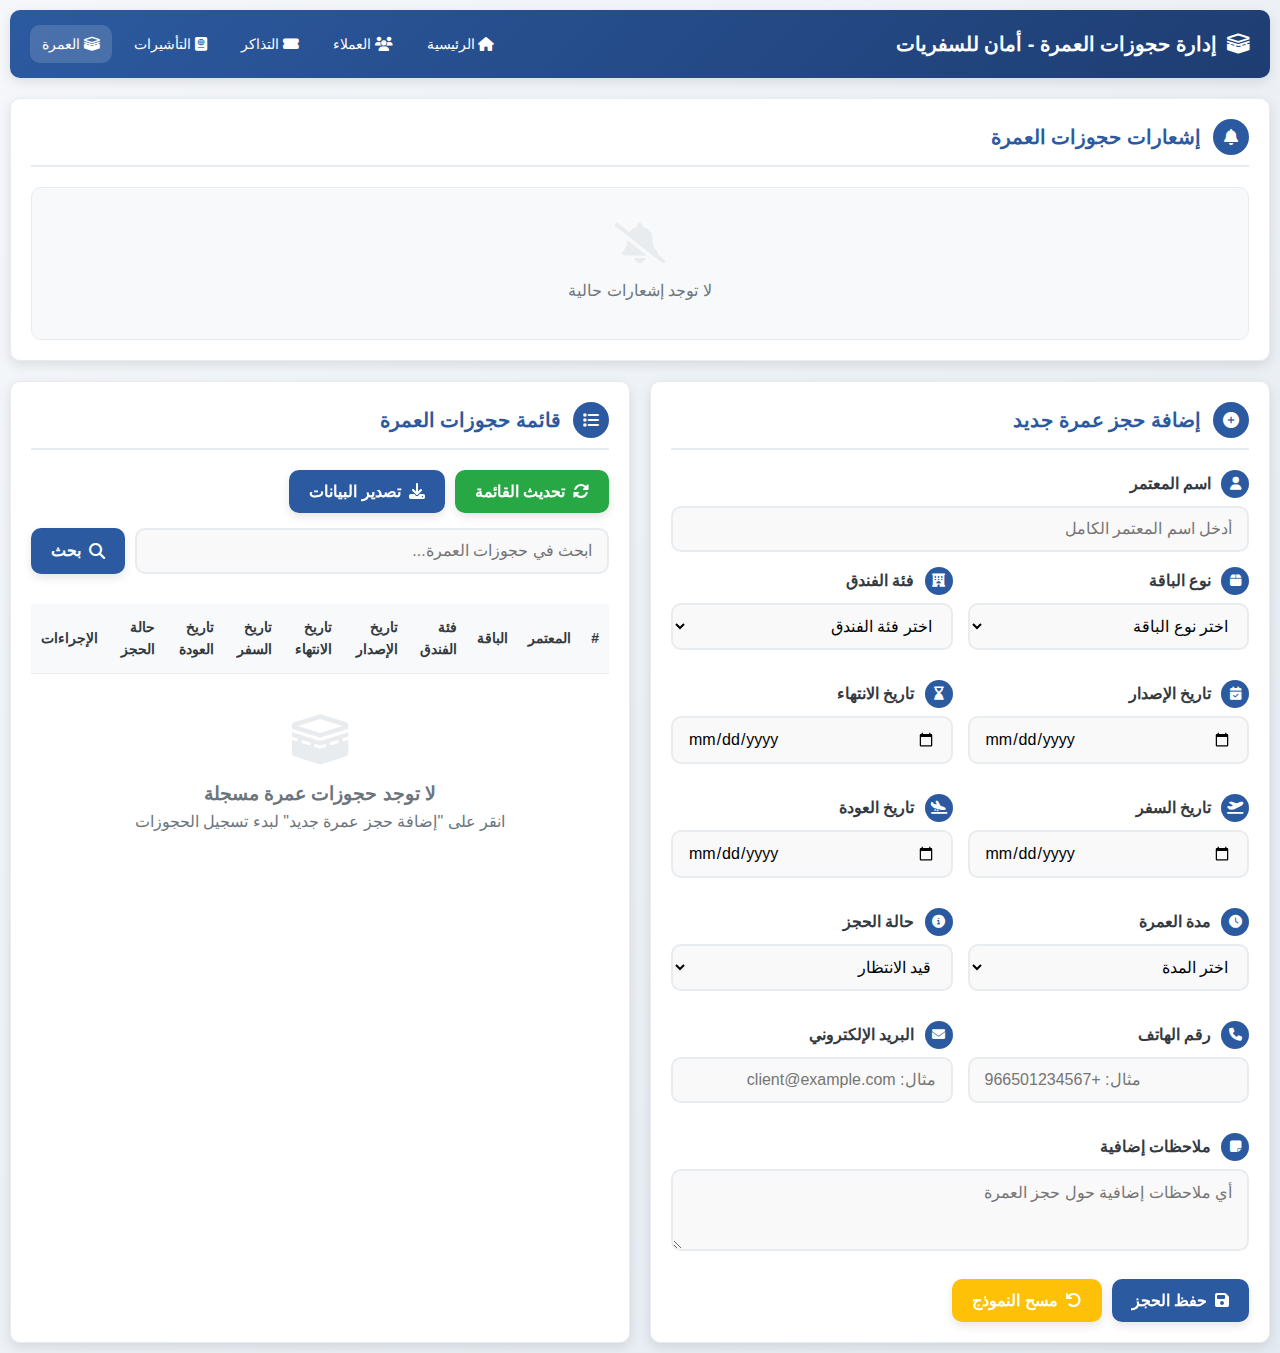
<file: work_visit_visas.html>
<!doctype html>
<html lang="ar" dir="rtl">
<head>
  <meta charset="utf-8">
  <meta name="viewport" content="width=device-width,initial-scale=1">
  <title>أمان - إدارة حجوزات العمرة</title>
  <link rel="stylesheet" href="https://cdnjs.cloudflare.com/ajax/libs/font-awesome/6.4.0/css/all.min.css">
  <style>
    :root {
      --primary: #2c5aa0;
      --primary-light: #3a6bc0;
      --primary-dark: #1e3d72;
      --secondary: #f8a31b;
      --secondary-light: #f9b84d;
      --success: #28a745;
      --warning: #ffc107;
      --danger: #dc3545;
      --info: #17a2b8;
      --light: #f8f9fa;
      --dark: #343a40;
      --gray: #6c757d;
      --gray-light: #e9ecef;
      --border-radius: 10px;
      --shadow: 0 4px 12px rgba(0, 0, 0, 0.1);
      --transition: all 0.3s ease;
    }

    * {
      margin: 0;
      padding: 0;
      box-sizing: border-box;
      font-family: 'Segoe UI', Tahoma, Geneva, Verdana, sans-serif;
    }

    body {
      background: linear-gradient(135deg, #f5f7fa 0%, #e4eaf1 100%);
      color: var(--dark);
      line-height: 1.6;
      padding: 10px;
      min-height: 100vh;
    }

    .topbar {
      background: linear-gradient(135deg, var(--primary) 0%, var(--primary-dark) 100%);
      color: white;
      padding: 15px 20px;
      display: flex;
      justify-content: space-between;
      align-items: center;
      box-shadow: var(--shadow);
      border-radius: var(--border-radius);
      margin-bottom: 20px;
      flex-wrap: wrap;
      gap: 15px;
    }

    .topbar h1 {
      font-size: 20px;
      font-weight: 600;
      display: flex;
      align-items: center;
      gap: 10px;
    }

    .topbar nav {
      display: flex;
      gap: 10px;
      flex-wrap: wrap;
    }

    .topbar nav a {
      color: white;
      text-decoration: none;
      padding: 8px 12px;
      border-radius: var(--border-radius);
      transition: var(--transition);
      font-weight: 500;
      font-size: 14px;
    }

    .topbar nav a:hover, .topbar nav a.active {
      background: rgba(255, 255, 255, 0.15);
    }

    .container {
      max-width: 1400px;
      margin: 0 auto;
      display: grid;
      grid-template-columns: 1fr 1fr;
      gap: 20px;
    }

    @media (max-width: 992px) {
      .container {
        grid-template-columns: 1fr;
        gap: 15px;
      }
    }

    .card {
      background: white;
      border-radius: var(--border-radius);
      box-shadow: var(--shadow);
      padding: 20px;
      transition: var(--transition);
      border: 1px solid var(--gray-light);
    }

    .card:hover {
      box-shadow: 0 8px 20px rgba(0, 0, 0, 0.15);
    }

    .card h2 {
      color: var(--primary);
      margin-bottom: 20px;
      font-size: 20px;
      border-bottom: 2px solid var(--gray-light);
      padding-bottom: 10px;
      display: flex;
      align-items: center;
      gap: 12px;
    }

    .card h2 i {
      background: var(--primary);
      color: white;
      width: 36px;
      height: 36px;
      border-radius: 50%;
      display: flex;
      align-items: center;
      justify-content: center;
      font-size: 16px;
    }

    .form-group {
      margin-bottom: 15px;
    }

    label {
      display: block;
      margin-bottom: 8px;
      font-weight: 600;
      color: var(--dark);
      display: flex;
      align-items: center;
      gap: 10px;
    }

    .label-icon {
      background: var(--primary);
      color: white;
      width: 28px;
      height: 28px;
      border-radius: 50%;
      display: flex;
      align-items: center;
      justify-content: center;
      font-size: 13px;
    }

    input, select, textarea {
      width: 100%;
      padding: 12px 15px;
      border: 2px solid var(--gray-light);
      border-radius: var(--border-radius);
      font-size: 16px;
      transition: var(--transition);
      background: #f9f9f9;
    }

    input:focus, select:focus, textarea:focus {
      border-color: var(--primary);
      outline: none;
      box-shadow: 0 0 0 3px rgba(44, 90, 160, 0.2);
      background: white;
    }

    .input-row {
      display: flex;
      gap: 15px;
      margin-bottom: 15px;
    }

    .input-row > div {
      flex: 1;
    }

    .checkbox-group {
      display: flex;
      align-items: center;
      gap: 10px;
      margin: 15px 0;
    }

    .checkbox-group input {
      width: auto;
    }

    .btn {
      padding: 12px 20px;
      border: none;
      border-radius: var(--border-radius);
      font-size: 16px;
      font-weight: 600;
      cursor: pointer;
      transition: var(--transition);
      display: inline-flex;
      align-items: center;
      gap: 8px;
      box-shadow: 0 4px 10px rgba(0,0,0,0.1);
    }

    .btn:hover {
      transform: translateY(-2px);
      box-shadow: 0 6px 15px rgba(0,0,0,0.15);
    }

    .btn:active {
      transform: translateY(0);
    }

    .btn-primary {
      background: var(--primary);
      color: white;
    }

    .btn-success {
      background: var(--success);
      color: white;
    }

    .btn-warning {
      background: var(--warning);
      color: white;
    }

    .btn-danger {
      background: var(--danger);
      color: white;
    }

    .btn-info {
      background: var(--info);
      color: white;
    }

    .btn-sm {
      padding: 8px 15px;
      font-size: 14px;
    }

    .action-buttons {
      display: flex;
      gap: 10px;
      margin-top: 20px;
      flex-wrap: wrap;
    }

    .table {
      width: 100%;
      border-collapse: collapse;
      margin-top: 15px;
    }

    .table th {
      background: var(--light);
      padding: 12px 10px;
      text-align: right;
      font-weight: 600;
      color: var(--dark);
      border-bottom: 1px solid var(--gray-light);
      font-size: 14px;
    }

    .table td {
      padding: 12px 10px;
      border-bottom: 1px solid var(--gray-light);
      font-size: 14px;
    }

    .table tr:last-child td {
      border-bottom: none;
    }

    .table tr:hover {
      background: #f8f9fa;
    }

    .status-badge {
      padding: 5px 10px;
      border-radius: 20px;
      font-size: 12px;
      font-weight: 600;
    }

    .status-pending {
      background: #fff3cd;
      color: var(--warning);
    }

    .status-confirmed {
      background: #e7f7ef;
      color: var(--success);
    }

    .status-traveled {
      background: #cce7ff;
      color: var(--info);
    }

    .status-completed {
      background: #d1ecf1;
      color: var(--info);
    }

    .status-cancelled {
      background: #f8d7da;
      color: var(--danger);
    }

    /* نظام الإشعارات العائم */
    .notification-toast {
      position: fixed;
      top: 20px;
      left: 20px;
      right: 20px;
      background: white;
      padding: 15px 20px;
      border-radius: var(--border-radius);
      box-shadow: 0 5px 15px rgba(0,0,0,0.2);
      display: flex;
      align-items: center;
      gap: 15px;
      z-index: 1000;
      transform: translateY(-100px);
      opacity: 0;
      transition: all 0.4s ease;
      border-right: 4px solid var(--info);
    }

    .notification-toast.show {
      transform: translateY(0);
      opacity: 1;
    }

    .notification-toast.success {
      border-right-color: var(--success);
    }

    .notification-toast.warning {
      border-right-color: var(--warning);
    }

    .notification-toast.error {
      border-right-color: var(--danger);
    }

    .notification-toast.info {
      border-right-color: var(--info);
    }

    .notification-icon {
      width: 40px;
      height: 40px;
      border-radius: 50%;
      display: flex;
      align-items: center;
      justify-content: center;
      font-size: 18px;
      color: white;
    }

    .notification-toast.success .notification-icon {
      background: var(--success);
    }

    .notification-toast.warning .notification-icon {
      background: var(--warning);
    }

    .notification-toast.error .notification-icon {
      background: var(--danger);
    }

    .notification-toast.info .notification-icon {
      background: var(--info);
    }

    .notification-content {
      flex: 1;
    }

    .notification-content h4 {
      margin-bottom: 5px;
      color: var(--dark);
      font-size: 16px;
    }

    .notification-content p {
      color: var(--gray);
      font-size: 14px;
      margin: 0;
    }

    .notification-close {
      background: none;
      border: none;
      font-size: 18px;
      color: var(--gray);
      cursor: pointer;
      padding: 5px;
      transition: var(--transition);
    }

    .notification-close:hover {
      color: var(--dark);
    }

    /* قسم إشعارات العمرة */
    .umrah-notifications {
      background: #f8f9fa;
      border-radius: var(--border-radius);
      padding: 15px;
      margin-top: 20px;
      border: 1px solid var(--gray-light);
    }

    .umrah-notification-item {
      display: flex;
      align-items: center;
      gap: 12px;
      padding: 12px;
      background: white;
      border-radius: var(--border-radius);
      margin-bottom: 10px;
      border-left: 4px solid var(--info);
      transition: var(--transition);
    }

    .umrah-notification-item:hover {
      transform: translateX(-5px);
      box-shadow: 0 3px 8px rgba(0,0,0,0.1);
    }

    .umrah-notification-item.success {
      border-left-color: var(--success);
    }

    .umrah-notification-item.warning {
      border-left-color: var(--warning);
    }

    .umrah-notification-item.error {
      border-left-color: var(--danger);
    }

    .umrah-notification-item.urgent {
      border-left-color: var(--danger);
      animation: pulse 2s infinite;
    }

    @keyframes pulse {
      0% { box-shadow: 0 0 0 0 rgba(220, 53, 69, 0.4); }
      70% { box-shadow: 0 0 0 10px rgba(220, 53, 69, 0); }
      100% { box-shadow: 0 0 0 0 rgba(220, 53, 69, 0); }
    }

    .umrah-notification-icon {
      width: 36px;
      height: 36px;
      border-radius: 50%;
      display: flex;
      align-items: center;
      justify-content: center;
      font-size: 16px;
      color: white;
      flex-shrink: 0;
    }

    .umrah-notification-item.success .umrah-notification-icon {
      background: var(--success);
    }

    .umrah-notification-item.warning .umrah-notification-icon {
      background: var(--warning);
    }

    .umrah-notification-item.error .umrah-notification-icon {
      background: var(--danger);
    }

    .umrah-notification-item.info .umrah-notification-icon {
      background: var(--info);
    }

    .umrah-notification-item.urgent .umrah-notification-icon {
      background: var(--danger);
    }

    .umrah-notification-content {
      flex: 1;
    }

    .umrah-notification-content h4 {
      margin-bottom: 4px;
      color: var(--dark);
      font-size: 15px;
    }

    .umrah-notification-content p {
      color: var(--gray);
      font-size: 13px;
      margin: 0;
    }

    .umrah-notification-time {
      font-size: 11px;
      color: var(--gray);
      white-space: nowrap;
    }

    .empty-state {
      text-align: center;
      padding: 40px 20px;
      color: var(--gray);
    }

    .empty-state i {
      font-size: 50px;
      margin-bottom: 15px;
      color: var(--gray-light);
    }

    .success-message {
      background: var(--success);
      color: white;
      padding: 15px;
      border-radius: var(--border-radius);
      text-align: center;
      margin-top: 20px;
      display: none;
      animation: fadeIn 0.5s;
      box-shadow: 0 4px 10px rgba(40, 167, 69, 0.3);
    }

    @keyframes fadeIn {
      from { opacity: 0; transform: translateY(10px); }
      to { opacity: 1; transform: translateY(0); }
    }

    .loading-spinner {
      display: none;
      width: 40px;
      height: 40px;
      border: 4px solid rgba(44, 90, 160, 0.2);
      border-radius: 50%;
      border-top-color: var(--primary);
      animation: spin 1s ease-in-out infinite;
      margin: 20px auto;
    }

    @keyframes spin {
      to { transform: rotate(360deg); }
    }

    /* تحسينات للاستجابة على الأجهزة المحمولة */
    @media (max-width: 768px) {
      body {
        padding: 5px;
      }
      
      .topbar {
        flex-direction: column;
        text-align: center;
        padding: 15px;
      }
      
      .topbar h1 {
        font-size: 18px;
      }
      
      .topbar nav {
        justify-content: center;
      }
      
      .container {
        padding: 0;
        gap: 10px;
      }
      
      .card {
        padding: 15px;
      }
      
      .card h2 {
        font-size: 18px;
      }
      
      .input-row {
        flex-direction: column;
        gap: 10px;
      }
      
      .action-buttons {
        flex-direction: column;
      }
      
      .btn {
        width: 100%;
        justify-content: center;
        font-size: 15px;
      }
      
      .table {
        display: block;
        overflow-x: auto;
      }
      
      .table th, .table td {
        padding: 10px 8px;
        font-size: 13px;
      }
      
      .notification-toast {
        left: 10px;
        right: 10px;
        top: 10px;
      }
    }

    @media (max-width: 480px) {
      .topbar h1 {
        font-size: 16px;
      }
      
      .topbar nav a {
        font-size: 13px;
        padding: 6px 10px;
      }
      
      .card {
        padding: 12px;
      }
      
      .card h2 {
        font-size: 16px;
      }
      
      .btn {
        padding: 10px 15px;
        font-size: 14px;
      }
      
      .table th, .table td {
        padding: 8px 6px;
        font-size: 12px;
      }
    }

    /* تأثيرات خاصة للتفاعل */
    .ripple {
      position: relative;
      overflow: hidden;
      transform: translate3d(0, 0, 0);
    }

    .ripple:after {
      content: "";
      display: block;
      position: absolute;
      width: 100%;
      height: 100%;
      top: 0;
      left: 0;
      pointer-events: none;
      background-image: radial-gradient(circle, #fff 10%, transparent 10.01%);
      background-repeat: no-repeat;
      background-position: 50%;
      transform: scale(10, 10);
      opacity: 0;
      transition: transform .5s, opacity 1s;
    }

    .ripple:active:after {
      transform: scale(0, 0);
      opacity: .2;
      transition: 0s;
    }

    /* أزرار تأكيد الإجراءات */
    .action-confirm {
      display: flex;
      gap: 10px;
      margin-top: 10px;
      flex-wrap: wrap;
    }

    .confirm-btn {
      padding: 8px 15px;
      border: none;
      border-radius: var(--border-radius);
      font-size: 14px;
      font-weight: 600;
      cursor: pointer;
      transition: var(--transition);
      display: inline-flex;
      align-items: center;
      gap: 5px;
    }

    .confirm-yes {
      background: var(--success);
      color: white;
    }

    .confirm-no {
      background: var(--danger);
      color: white;
    }

    .confirm-btn:hover {
      transform: translateY(-1px);
      box-shadow: 0 3px 8px rgba(0,0,0,0.15);
    }

    /* شارة العاجل */
    .urgent-badge {
      background: var(--danger);
      color: white;
      padding: 3px 8px;
      border-radius: 12px;
      font-size: 10px;
      font-weight: bold;
      margin-right: 8px;
      animation: pulse 1.5s infinite;
    }

    /* تخصيصات للعمرة */
    .umrah-badge {
      background: linear-gradient(135deg, #8B4513 0%, #D2691E 100%);
      color: white;
      padding: 5px 10px;
      border-radius: 20px;
      font-size: 12px;
      font-weight: 600;
    }
  </style>
</head>
<body>
  <!-- إشعار عائم -->
  <div class="notification-toast" id="statusToast">
    <div class="notification-icon">
      <i class="fas fa-info-circle"></i>
    </div>
    <div class="notification-content">
      <h4 id="toastTitle">تحديث الحالة</h4>
      <p id="toastMessage">تم تحديث حجز العمرة بنجاح</p>
    </div>
    <button class="notification-close" id="toastClose">
      <i class="fas fa-times"></i>
    </button>
  </div>

  <header class="topbar">
    <h1><i class="fas fa-kaaba"></i> إدارة حجوزات العمرة - أمان للسفريات</h1>
    <nav>
      <a href="index.html"><i class="fas fa-home"></i> الرئيسية</a>
      <a href="clients.html"><i class="fas fa-users"></i> العملاء</a>
      <a href="flights.html"><i class="fas fa-ticket-alt"></i> التذاكر</a>
      <a href="visas.html"><i class="fas fa-passport"></i> التأشيرات</a>
      <a href="umrah.html" class="active"><i class="fas fa-kaaba"></i> العمرة</a>
    </nav>
  </header>

  <main class="container">
    <!-- قسم إشعارات العمرة -->
    <section class="card" style="grid-column: 1 / -1;">
      <h2><i class="fas fa-bell"></i> إشعارات حجوزات العمرة</h2>
      <div class="umrah-notifications" id="umrahNotifications">
        <!-- سيتم ملؤها بالجافاسكريبت -->
      </div>
    </section>

    <!-- قسم إضافة حجز عمرة جديد -->
    <section class="card">
      <h2><i class="fas fa-plus-circle"></i> إضافة حجز عمرة جديد</h2>
      <form id="umrahForm">
        <div class="form-group">
          <label for="clientName">
            <span class="label-icon"><i class="fas fa-user"></i></span>
            اسم المعتمر
          </label>
          <input type="text" id="clientName" name="clientName" placeholder="أدخل اسم المعتمر الكامل" required>
        </div>

        <div class="input-row">
          <div class="form-group">
            <label for="packageType">
              <span class="label-icon"><i class="fas fa-box"></i></span>
              نوع الباقة
            </label>
            <select id="packageType" name="packageType" required>
              <option value="">اختر نوع الباقة</option>
              <option value="اقتصادية">اقتصادية</option>
              <option value="متميزة">متميزة</option>
              <option value="فاخرة">فاخرة</option>
              <option value="VIP">VIP</option>
            </select>
          </div>
          
          <div class="form-group">
            <label for="hotelCategory">
              <span class="label-icon"><i class="fas fa-hotel"></i></span>
              فئة الفندق
            </label>
            <select id="hotelCategory" name="hotelCategory" required>
              <option value="">اختر فئة الفندق</option>
              <option value="3 نجوم">3 نجوم</option>
              <option value="4 نجوم">4 نجوم</option>
              <option value="5 نجوم">5 نجوم</option>
              <option value="شقق فندقية">شقق فندقية</option>
            </select>
          </div>
        </div>

        <div class="input-row">
          <div class="form-group">
            <label for="issueDate">
              <span class="label-icon"><i class="fas fa-calendar-check"></i></span>
              تاريخ الإصدار
            </label>
            <input type="date" id="issueDate" name="issueDate" required>
          </div>
          
          <div class="form-group">
            <label for="expiryDate">
              <span class="label-icon"><i class="fas fa-hourglass-end"></i></span>
              تاريخ الانتهاء
            </label>
            <input type="date" id="expiryDate" name="expiryDate" required>
          </div>
        </div>

        <div class="input-row">
          <div class="form-group">
            <label for="travelDate">
              <span class="label-icon"><i class="fas fa-plane-departure"></i></span>
              تاريخ السفر
            </label>
            <input type="date" id="travelDate" name="travelDate" required>
          </div>
          
          <div class="form-group">
            <label for="returnDate">
              <span class="label-icon"><i class="fas fa-plane-arrival"></i></span>
              تاريخ العودة
            </label>
            <input type="date" id="returnDate" name="returnDate" required>
          </div>
        </div>

        <div class="input-row">
          <div class="form-group">
            <label for="duration">
              <span class="label-icon"><i class="fas fa-clock"></i></span>
              مدة العمرة
            </label>
            <select id="duration" name="duration" required>
              <option value="">اختر المدة</option>
              <option value="7 أيام">7 أيام</option>
              <option value="10 أيام">10 أيام</option>
              <option value="14 يوم">14 يوم</option>
              <option value="شهر">شهر</option>
            </select>
          </div>
          
          <div class="form-group">
            <label for="status">
              <span class="label-icon"><i class="fas fa-info-circle"></i></span>
              حالة الحجز
            </label>
            <select id="status" name="status" required>
              <option value="pending">قيد الانتظار</option>
              <option value="confirmed">مؤكد</option>
              <option value="traveled">مسافر</option>
              <option value="completed">مكتمل</option>
              <option value="cancelled">ملغي</option>
            </select>
          </div>
        </div>

        <div class="input-row">
          <div class="form-group">
            <label for="phone">
              <span class="label-icon"><i class="fas fa-phone"></i></span>
              رقم الهاتف
            </label>
            <input type="tel" id="phone" name="phone" placeholder="مثال: +966501234567">
          </div>
          
          <div class="form-group">
            <label for="email">
              <span class="label-icon"><i class="fas fa-envelope"></i></span>
              البريد الإلكتروني
            </label>
            <input type="email" id="email" name="email" placeholder="مثال: client@example.com">
          </div>
        </div>

        <div class="form-group">
          <label for="notes">
            <span class="label-icon"><i class="fas fa-sticky-note"></i></span>
            ملاحظات إضافية
          </label>
          <textarea id="notes" name="notes" rows="3" placeholder="أي ملاحظات إضافية حول حجز العمرة"></textarea>
        </div>

        <div class="action-buttons">
          <button type="submit" class="btn btn-primary ripple" id="saveBtn">
            <i class="fas fa-save"></i> حفظ الحجز
          </button>
          <button type="button" class="btn btn-warning ripple" id="resetBtn">
            <i class="fas fa-undo"></i> مسح النموذج
          </button>
        </div>

        <div class="success-message" id="successMessage">
          <i class="fas fa-check-circle"></i> تم حفظ حجز العمرة بنجاح!
        </div>

        <div class="loading-spinner" id="loadingSpinner"></div>
      </form>
    </section>

    <!-- قسم قائمة حجوزات العمرة -->
    <section class="card">
      <h2><i class="fas fa-list"></i> قائمة حجوزات العمرة</h2>
      <div class="action-buttons">
        <button class="btn btn-success ripple" id="refreshBtn">
          <i class="fas fa-sync-alt"></i> تحديث القائمة
        </button>
        <button class="btn btn-primary ripple" id="exportBtn">
          <i class="fas fa-download"></i> تصدير البيانات
        </button>
      </div>
      
      <!-- شريط البحث -->
      <div style="display: flex; gap: 10px; margin-top: 15px;">
        <input type="text" id="searchInput" placeholder="ابحث في حجوزات العمرة..." style="flex: 1;">
        <button class="btn btn-primary" id="searchBtn">
          <i class="fas fa-search"></i> بحث
        </button>
      </div>
      
      <div class="table-container" style="overflow-x: auto; margin-top: 15px;">
        <table id="umrahTable" class="table">
          <thead>
            <tr>
              <th>#</th>
              <th>المعتمر</th>
              <th>الباقة</th>
              <th>فئة الفندق</th>
              <th>تاريخ الإصدار</th>
              <th>تاريخ الانتهاء</th>
              <th>تاريخ السفر</th>
              <th>تاريخ العودة</th>
              <th>حالة الحجز</th>
              <th>الإجراءات</th>
            </tr>
          </thead>
          <tbody id="umrahTableBody">
            <!-- سيتم ملؤها بالجافاسكريبت -->
          </tbody>
        </table>
      </div>
      
      <div class="empty-state" id="emptyState">
        <i class="fas fa-kaaba"></i>
        <h3>لا توجد حجوزات عمرة مسجلة</h3>
        <p>انقر على "إضافة حجز عمرة جديد" لبدء تسجيل الحجوزات</p>
      </div>
    </section>
  </main>

  <script>
    // نظام قاعدة البيانات الموحد للعمرة
    const UmrahDB = {
      // تهيئة قاعدة البيانات
      init() {
        if (!localStorage.getItem('umrah_database')) {
          const initialData = {
            bookings: [],
            notifications: [] // إشعارات العمرة فقط
          };
          localStorage.setItem('umrah_database', JSON.stringify(initialData));
        }
        return this.getDB();
      },

      // الحصول على قاعدة البيانات
      getDB() {
        return JSON.parse(localStorage.getItem('umrah_database') || '{}');
      },

      // حفظ قاعدة البيانات
      saveDB(data) {
        localStorage.setItem('umrah_database', JSON.stringify(data));
      },

      // الحصول على جميع العناصر في مجموعة
      getAll(collection) {
        const db = this.getDB();
        return db[collection] || [];
      },

      // إضافة عنصر جديد
      add(collection, item) {
        const db = this.getDB();
        if (!db[collection]) db[collection] = [];
        item.id = Date.now().toString();
        item.createdAt = new Date().toISOString();
        item.updatedAt = new Date().toISOString();
        db[collection].push(item);
        this.saveDB(db);
        return item;
      },

      // تحديث عنصر
      update(collection, id, updates) {
        const db = this.getDB();
        if (!db[collection]) return null;
        
        const index = db[collection].findIndex(item => item.id === id);
        if (index !== -1) {
          db[collection][index] = { 
            ...db[collection][index], 
            ...updates,
            updatedAt: new Date().toISOString()
          };
          this.saveDB(db);
          return db[collection][index];
        }
        return null;
      },

      // حذف عنصر
      delete(collection, id) {
        const db = this.getDB();
        if (!db[collection]) return false;
        
        db[collection] = db[collection].filter(item => item.id !== id);
        this.saveDB(db);
        return true;
      }
    };

    // نظام التنبيهات الذكي للعمرة
    const UmrahAlertManager = {
      // التحقق من حجوزات العمرة القريبة من السفر
      checkUpcomingTravel() {
        const bookings = UmrahDB.getAll('bookings');
        const today = new Date();
        const alerts = [];
        
        bookings.forEach(booking => {
          if (booking.travelDate && booking.status === 'confirmed') {
            const travelDate = new Date(booking.travelDate);
            const diffTime = travelDate - today;
            const diffDays = Math.ceil(diffTime / (1000 * 60 * 60 * 24));
            
            if (diffDays > 0 && diffDays <= 7) {
              let alertType, priority, title, icon;
              
              if (diffDays <= 2) {
                alertType = 'urgent';
                priority = 'high';
                title = 'سفر للعمرة خلال يومين!';
                icon = 'fas fa-plane';
              } else if (diffDays <= 4) {
                alertType = 'warning';
                priority = 'medium';
                title = 'سفر للعمرة خلال 4 أيام';
                icon = 'fas fa-suitcase';
              } else {
                alertType = 'info';
                priority = 'low';
                title = 'سفر للعمرة قريباً';
                icon = 'fas fa-calendar-alt';
              }
              
              const alert = {
                id: `travel_${booking.id}_${diffDays}`,
                title: title,
                message: `المعتمر ${booking.clientName} يسافر للعمرة بعد ${diffDays} يوم`,
                type: alertType,
                icon: icon,
                bookingId: booking.id,
                priority: priority,
                createdAt: new Date().toISOString(),
                read: false
              };
              
              // التحقق من عدم وجود تنبيه مسبق
              const existingAlerts = UmrahDB.getAll('notifications');
              const existingAlert = existingAlerts.find(
                a => a.id === alert.id && !a.read
              );
              
              if (!existingAlert) {
                alerts.push(alert);
                UmrahDB.add('notifications', alert);
              }
            }
          }
        });
        
        return alerts;
      },

      // التحقق من حجوزات العمرة القريبة من الانتهاء
      checkExpiringBookings() {
        const bookings = UmrahDB.getAll('bookings');
        const today = new Date();
        const alerts = [];
        
        bookings.forEach(booking => {
          if (booking.expiryDate && booking.status !== 'completed' && booking.status !== 'cancelled') {
            const expiryDate = new Date(booking.expiryDate);
            const diffTime = expiryDate - today;
            const diffDays = Math.ceil(diffTime / (1000 * 60 * 60 * 24));
            
            if (diffDays > 0 && diffDays <= 30) {
              let alertType, priority, title, icon;
              
              if (diffDays <= 7) {
                alertType = 'urgent';
                priority = 'high';
                title = 'عمرة تنتهي خلال أسبوع!';
                icon = 'fas fa-exclamation-triangle';
              } else if (diffDays <= 15) {
                alertType = 'warning';
                priority = 'medium';
                title = 'عمرة تنتهي خلال 15 يوم';
                icon = 'fas fa-clock';
              } else {
                alertType = 'info';
                priority = 'low';
                title = 'عمرة تنتهي قريباً';
                icon = 'fas fa-info-circle';
              }
              
              const alert = {
                id: `expiry_${booking.id}_${diffDays}`,
                title: title,
                message: `عمرة المعتمر ${booking.clientName} تنتهي بعد ${diffDays} يوم`,
                type: alertType,
                icon: icon,
                bookingId: booking.id,
                priority: priority,
                createdAt: new Date().toISOString(),
                read: false
              };
              
              // التحقق من عدم وجود تنبيه مسبق
              const existingAlerts = UmrahDB.getAll('notifications');
              const existingAlert = existingAlerts.find(
                a => a.id === alert.id && !a.read
              );
              
              if (!existingAlert) {
                alerts.push(alert);
                UmrahDB.add('notifications', alert);
              }
            }
          }
        });
        
        return alerts;
      },

      // التحقق من العائدين من العمرة
      checkReturningPilgrims() {
        const bookings = UmrahDB.getAll('bookings');
        const today = new Date();
        const alerts = [];
        
        bookings.forEach(booking => {
          if (booking.returnDate && booking.status === 'traveled') {
            const returnDate = new Date(booking.returnDate);
            const diffTime = returnDate - today;
            const diffDays = Math.ceil(diffTime / (1000 * 60 * 60 * 24));
            
            if (diffDays > 0 && diffDays <= 3) {
              const alert = {
                id: `return_${booking.id}_${diffDays}`,
                title: 'عائد من العمرة قريباً',
                message: `المعتمر ${booking.clientName} يعود من العمرة بعد ${diffDays} يوم`,
                type: 'info',
                icon: 'fas fa-plane-arrival',
                bookingId: booking.id,
                priority: 'low',
                createdAt: new Date().toISOString(),
                read: false
              };
              
              // التحقق من عدم وجود تنبيه مسبق
              const existingAlerts = UmrahDB.getAll('notifications');
              const existingAlert = existingAlerts.find(
                a => a.id === alert.id && !a.read
              );
              
              if (!existingAlert) {
                alerts.push(alert);
                UmrahDB.add('notifications', alert);
              }
            }
          }
        });
        
        return alerts;
      },

      // التحقق من جميع التنبيهات
      checkAllAlerts() {
        const travelAlerts = this.checkUpcomingTravel();
        const expiryAlerts = this.checkExpiringBookings();
        const returnAlerts = this.checkReturningPilgrims();
        return [...travelAlerts, ...expiryAlerts, ...returnAlerts];
      }
    };

    // نظام الإشعارات الذكي للعمرة
    const UmrahNotificationManager = {
      // إنشاء إشعار لتغيير حالة الحجز
      createStatusChangeNotification(booking, oldStatus, newStatus) {
        const statusTexts = {
          'pending': 'قيد الانتظار',
          'confirmed': 'مؤكد',
          'traveled': 'مسافر',
          'completed': 'مكتمل',
          'cancelled': 'ملغي'
        };
        
        let notificationType = 'info';
        let icon = 'fas fa-info-circle';
        
        if (newStatus === 'confirmed') {
          notificationType = 'success';
          icon = 'fas fa-check-circle';
        } else if (newStatus === 'cancelled') {
          notificationType = 'error';
          icon = 'fas fa-times-circle';
        } else if (newStatus === 'traveled') {
          notificationType = 'warning';
          icon = 'fas fa-plane';
        } else if (newStatus === 'completed') {
          notificationType = 'success';
          icon = 'fas fa-kaaba';
        }
        
        const notification = {
          id: Date.now().toString(),
          title: `تغيير حالة العمرة - ${statusTexts[newStatus]}`,
          message: `تم تغيير حالة عمرة المعتمر ${booking.clientName} من ${statusTexts[oldStatus]} إلى ${statusTexts[newStatus]}`,
          type: notificationType,
          icon: icon,
          bookingId: booking.id,
          createdAt: new Date().toISOString(),
          read: false
        };
        
        UmrahDB.add('notifications', notification);
        return notification;
      },

      // إنشاء إشعار لحجز جديد
      createNewBookingNotification(booking) {
        const notification = {
          id: Date.now().toString(),
          title: 'حجز عمرة جديد',
          message: `تم إضافة حجز عمرة جديد للمعتمر ${booking.clientName}`,
          type: 'info',
          icon: 'fas fa-plus-circle',
          bookingId: booking.id,
          createdAt: new Date().toISOString(),
          read: false
        };
        
        UmrahDB.add('notifications', notification);
        return notification;
      },

      // إنشاء إشعار لحذف حجز
      createDeleteBookingNotification(booking) {
        const notification = {
          id: Date.now().toString(),
          title: 'حذف حجز عمرة',
          message: `تم حذف حجز عمرة المعتمر ${booking.clientName}`,
          type: 'error',
          icon: 'fas fa-trash',
          bookingId: booking.id,
          createdAt: new Date().toISOString(),
          read: false
        };
        
        UmrahDB.add('notifications', notification);
        return notification;
      },

      // تحديث عرض إشعارات العمرة
      refreshUmrahNotifications() {
        // التحقق من التنبيهات أولاً
        UmrahAlertManager.checkAllAlerts();
        
        const container = document.getElementById('umrahNotifications');
        const notifications = UmrahDB.getAll('notifications')
          .sort((a, b) => new Date(b.createdAt) - new Date(a.createdAt))
          .slice(0, 10); // عرض آخر 10 إشعارات فقط
        
        if (notifications.length === 0) {
          container.innerHTML = `
            <div class="empty-state" style="padding: 20px;">
              <i class="fas fa-bell-slash" style="font-size: 40px;"></i>
              <p>لا توجد إشعارات حالية</p>
            </div>
          `;
          return;
        }
        
        container.innerHTML = notifications.map(notif => {
          const timeAgo = this.getTimeAgo(notif.createdAt);
          const urgentBadge = notif.type === 'urgent' ? '<span class="urgent-badge">عاجل</span>' : '';
          
          return `
            <div class="umrah-notification-item ${notif.type}">
              <div class="umrah-notification-icon">
                <i class="${notif.icon}"></i>
              </div>
              <div class="umrah-notification-content">
                <h4>${urgentBadge}${notif.title}</h4>
                <p>${notif.message}</p>
              </div>
              <div class="umrah-notification-time">${timeAgo}</div>
            </div>
          `;
        }).join('');
      },

      // حساب الوقت المنقضي
      getTimeAgo(dateString) {
        const date = new Date(dateString);
        const now = new Date();
        const diffMs = now - date;
        const diffMins = Math.floor(diffMs / 60000);
        const diffHours = Math.floor(diffMs / 3600000);
        const diffDays = Math.floor(diffMs / 86400000);
        
        if (diffMins < 1) return 'الآن';
        if (diffMins < 60) return `منذ ${diffMins} دقيقة`;
        if (diffHours < 24) return `منذ ${diffHours} ساعة`;
        if (diffDays < 7) return `منذ ${diffDays} يوم`;
        
        return date.toLocaleDateString('ar-EG');
      },

      // عرض إشعار عائم
      showToast(title, message, type = 'info') {
        const toast = document.getElementById('statusToast');
        const toastTitle = document.getElementById('toastTitle');
        const toastMessage = document.getElementById('toastMessage');
        
        // تحديث المحتوى
        toastTitle.textContent = title;
        toastMessage.textContent = message;
        
        // تحديث النوع
        toast.className = `notification-toast ${type}`;
        toast.querySelector('.notification-icon').innerHTML = 
          type === 'success' ? '<i class="fas fa-check-circle"></i>' :
          type === 'warning' ? '<i class="fas fa-exclamation-triangle"></i>' :
          type === 'error' ? '<i class="fas fa-times-circle"></i>' :
          type === 'urgent' ? '<i class="fas fa-exclamation-circle"></i>' :
          '<i class="fas fa-info-circle"></i>';
        
        // إظهار الإشعار
        toast.classList.add('show');
        
        // إخفاء تلقائي بعد 5 ثوان
        setTimeout(() => {
          toast.classList.remove('show');
        }, 5000);
      }
    };

    // نظام إدارة حجوزات العمرة
    const UmrahManager = {
      currentEditingId: null,
      
      // تهيئة النظام
      async init() {
        await UmrahDB.init();
        this.setupEventListeners();
        this.renderBookings();
        UmrahNotificationManager.refreshUmrahNotifications();
        
        // تعيين تاريخ اليوم كحد أدنى للتواريخ
        const today = new Date().toISOString().split('T')[0];
        document.getElementById('issueDate').min = today;
        document.getElementById('expiryDate').min = today;
        document.getElementById('travelDate').min = today;
        document.getElementById('returnDate').min = today;
        
        // إعداد إغلاق الإشعار العائم
        document.getElementById('toastClose').addEventListener('click', () => {
          document.getElementById('statusToast').classList.remove('show');
        });

        // التحقق من التنبيهات كل دقيقة
        setInterval(() => {
          UmrahNotificationManager.refreshUmrahNotifications();
        }, 60000);
      },
      
      // إعداد مستمعي الأحداث
      setupEventListeners() {
        // حفظ النموذج
        document.getElementById('umrahForm').addEventListener('submit', (e) => {
          e.preventDefault();
          this.saveBooking();
        });
        
        // مسح النموذج
        document.getElementById('resetBtn').addEventListener('click', () => {
          this.resetForm();
        });
        
        // تحديث القائمة
        document.getElementById('refreshBtn').addEventListener('click', () => {
          this.renderBookings();
          UmrahNotificationManager.refreshUmrahNotifications();
          UmrahNotificationManager.showToast('تم التحديث', 'تم تحديث قائمة الحجوزات بنجاح', 'success');
        });
        
        // تصدير البيانات
        document.getElementById('exportBtn').addEventListener('click', () => {
          this.exportData();
        });
        
        // البحث
        document.getElementById('searchBtn').addEventListener('click', () => {
          this.performSearch();
        });
        
        document.getElementById('searchInput').addEventListener('keyup', (e) => {
          if (e.key === 'Enter') {
            this.performSearch();
          }
        });
      },
      
      // حفظ حجز العمرة
      async saveBooking() {
        const form = document.getElementById('umrahForm');
        const formData = new FormData(form);
        
        // التحقق من صحة البيانات
        if (!formData.get('clientName') || !formData.get('packageType') || !formData.get('hotelCategory') || 
            !formData.get('issueDate') || !formData.get('expiryDate') || !formData.get('travelDate') || 
            !formData.get('returnDate') || !formData.get('duration') || !formData.get('status')) {
          this.showMessage('يرجى ملء جميع الحقول المطلوبة', 'error');
          return;
        }
        
        this.showLoading(true);
        
        try {
          const bookingData = {
            clientName: formData.get('clientName'),
            packageType: formData.get('packageType'),
            hotelCategory: formData.get('hotelCategory'),
            issueDate: formData.get('issueDate'),
            expiryDate: formData.get('expiryDate'),
            travelDate: formData.get('travelDate'),
            returnDate: formData.get('returnDate'),
            duration: formData.get('duration'),
            status: formData.get('status'),
            phone: formData.get('phone'),
            email: formData.get('email'),
            notes: formData.get('notes')
          };
          
          if (this.currentEditingId) {
            // الحصول على الحالة القديمة قبل التحديث
            const oldBooking = UmrahDB.getAll('bookings').find(b => b.id === this.currentEditingId);
            const oldStatus = oldBooking ? oldBooking.status : '';
            
            // تحديث الحجز الحالي
            await UmrahDB.update('bookings', this.currentEditingId, bookingData);
            
            // إنشاء إشعار إذا تغيرت الحالة
            if (oldStatus !== bookingData.status) {
              UmrahNotificationManager.createStatusChangeNotification(bookingData, oldStatus, bookingData.status);
              UmrahNotificationManager.showToast(
                'تم تغيير الحالة', 
                `تم تغيير حالة عمرة ${bookingData.clientName} إلى ${this.getStatusText(bookingData.status)}`,
                bookingData.status === 'completed' ? 'success' : 
                bookingData.status === 'cancelled' ? 'error' : 'info'
              );
            } else {
              UmrahNotificationManager.showToast('تم التحديث', `تم تحديث بيانات عمرة ${bookingData.clientName}`, 'success');
            }
            
            this.currentEditingId = null;
            document.getElementById('saveBtn').innerHTML = '<i class="fas fa-save"></i> حفظ الحجز';
          } else {
            // إضافة حجز جديد
            const newBooking = await UmrahDB.add('bookings', bookingData);
            UmrahNotificationManager.createNewBookingNotification(newBooking);
            UmrahNotificationManager.showToast('حجز جديد', `تم إضافة عمرة جديدة للمعتمر ${bookingData.clientName}`, 'success');
          }
          
          this.resetForm();
          this.renderBookings();
          UmrahNotificationManager.refreshUmrahNotifications();
          
        } catch (error) {
          console.error('خطأ في حفظ حجز العمرة:', error);
          UmrahNotificationManager.showToast('خطأ', 'حدث خطأ أثناء حفظ حجز العمرة', 'error');
        } finally {
          this.showLoading(false);
        }
      },
      
      // الحصول على نص الحالة
      getStatusText(status) {
        const statusTexts = {
          'pending': 'قيد الانتظار',
          'confirmed': 'مؤكد',
          'traveled': 'مسافر',
          'completed': 'مكتمل',
          'cancelled': 'ملغي'
        };
        return statusTexts[status] || 'غير معروف';
      },
      
      // عرض حجز العمرة
      viewBooking(bookingId) {
        const booking = UmrahDB.getAll('bookings').find(b => b.id === bookingId);
        if (booking) {
          this.editBooking(booking);
          
          // التمرير إلى قسم النموذج
          document.querySelector('.card:first-of-type').scrollIntoView({ 
            behavior: 'smooth' 
          });
        }
      },
      
      // تحرير حجز العمرة
      editBooking(booking) {
        document.getElementById('clientName').value = booking.clientName || '';
        document.getElementById('packageType').value = booking.packageType || '';
        document.getElementById('hotelCategory').value = booking.hotelCategory || '';
        document.getElementById('issueDate').value = booking.issueDate || '';
        document.getElementById('expiryDate').value = booking.expiryDate || '';
        document.getElementById('travelDate').value = booking.travelDate || '';
        document.getElementById('returnDate').value = booking.returnDate || '';
        document.getElementById('duration').value = booking.duration || '';
        document.getElementById('status').value = booking.status || '';
        document.getElementById('phone').value = booking.phone || '';
        document.getElementById('email').value = booking.email || '';
        document.getElementById('notes').value = booking.notes || '';
        
        this.currentEditingId = booking.id;
        document.getElementById('saveBtn').innerHTML = '<i class="fas fa-edit"></i> تحديث الحجز';
        
        UmrahNotificationManager.showToast('وضع التحرير', 'يمكنك الآن تعديل بيانات حجز العمرة', 'info');
      },
      
      // تأكيد تغيير حالة الحجز
      confirmStatusChange(bookingId, newStatus) {
        const booking = UmrahDB.getAll('bookings').find(b => b.id === bookingId);
        if (!booking) return;
        
        const statusText = this.getStatusText(newStatus);
        const confirmMessage = `هل تريد تأكيد تغيير حالة عمرة ${booking.clientName} إلى "${statusText}"؟`;
        
        if (confirm(confirmMessage)) {
          const oldStatus = booking.status;
          UmrahDB.update('bookings', bookingId, { status: newStatus });
          
          // إنشاء إشعار لتغيير الحالة
          UmrahNotificationManager.createStatusChangeNotification(booking, oldStatus, newStatus);
          UmrahNotificationManager.showToast(
            'تم تغيير الحالة', 
            `تم تغيير حالة عمرة ${booking.clientName} إلى ${statusText}`,
            newStatus === 'completed' ? 'success' : 
            newStatus === 'cancelled' ? 'error' : 'info'
          );
          
          this.renderBookings();
          UmrahNotificationManager.refreshUmrahNotifications();
        }
      },
      
      // حذف حجز العمرة
      async deleteBooking(bookingId) {
        const booking = UmrahDB.getAll('bookings').find(b => b.id === bookingId);
        if (!booking) return;
        
        if (!confirm(`هل أنت متأكد من أنك تريد حذف عمرة ${booking.clientName}؟ لا يمكن التراجع عن هذا الإجراء.`)) {
          return;
        }
        
        this.showLoading(true);
        
        try {
          const success = await UmrahDB.delete('bookings', bookingId);
          
          if (success) {
            // إنشاء إشعار للحذف
            UmrahNotificationManager.createDeleteBookingNotification(booking);
            UmrahNotificationManager.showToast('تم الحذف', `تم حذف عمرة ${booking.clientName}`, 'error');
            
            this.renderBookings();
            UmrahNotificationManager.refreshUmrahNotifications();
          } else {
            UmrahNotificationManager.showToast('خطأ', 'حدث خطأ أثناء حذف الحجز', 'error');
          }
        } catch (error) {
          console.error('خطأ في حذف حجز العمرة:', error);
          UmrahNotificationManager.showToast('خطأ', 'حدث خطأ أثناء حذف الحجز', 'error');
        } finally {
          this.showLoading(false);
        }
      },
      
      // عرض قائمة حجوزات العمرة
      renderBookings(filteredBookings = null) {
        let bookings = filteredBookings || UmrahDB.getAll('bookings');
        
        const tbody = document.getElementById('umrahTableBody');
        const emptyState = document.getElementById('emptyState');
        
        if (bookings.length === 0) {
          tbody.innerHTML = '';
          emptyState.style.display = 'block';
          return;
        }
        
        emptyState.style.display = 'none';
        
        // ترتيب الحجوزات حسب تاريخ الإنشاء (الأحدث أولاً)
        const sortedBookings = bookings.sort((a, b) => new Date(b.createdAt) - new Date(a.createdAt));
        
        tbody.innerHTML = sortedBookings.map((booking, index) => {
          // تحديد حالة الحجز
          let statusText, statusClass;
          switch(booking.status) {
            case 'pending':
              statusText = 'قيد الانتظار';
              statusClass = 'status-pending';
              break;
            case 'confirmed':
              statusText = 'مؤكد';
              statusClass = 'status-confirmed';
              break;
            case 'traveled':
              statusText = 'مسافر';
              statusClass = 'status-traveled';
              break;
            case 'completed':
              statusText = 'مكتمل';
              statusClass = 'status-completed';
              break;
            case 'cancelled':
              statusText = 'ملغي';
              statusClass = 'status-cancelled';
              break;
            default:
              statusText = 'غير معروف';
              statusClass = 'status-pending';
          }
          
          // تنسيق التواريخ
          const issueDate = booking.issueDate ? new Date(booking.issueDate).toLocaleDateString('ar-EG') : '-';
          const expiryDate = booking.expiryDate ? new Date(booking.expiryDate).toLocaleDateString('ar-EG') : '-';
          const travelDate = booking.travelDate ? new Date(booking.travelDate).toLocaleDateString('ar-EG') : '-';
          const returnDate = booking.returnDate ? new Date(booking.returnDate).toLocaleDateString('ar-EG') : '-';
          
          // أزرار تأكيد الإجراءات بناءً على الحالة الحالية
          let actionButtons = '';
          if (booking.status === 'pending') {
            actionButtons = `
              <button class="confirm-btn confirm-yes" onclick="UmrahManager.confirmStatusChange('${booking.id}', 'confirmed')">
                <i class="fas fa-check"></i> تأكيد
              </button>
            `;
          } else if (booking.status === 'confirmed') {
            actionButtons = `
              <button class="confirm-btn confirm-yes" onclick="UmrahManager.confirmStatusChange('${booking.id}', 'traveled')">
                <i class="fas fa-plane"></i> سافر
              </button>
            `;
          } else if (booking.status === 'traveled') {
            actionButtons = `
              <div class="action-confirm">
                <button class="confirm-btn confirm-yes" onclick="UmrahManager.confirmStatusChange('${booking.id}', 'completed')">
                  <i class="fas fa-kaaba"></i> اكتمل
                </button>
                <button class="confirm-btn confirm-no" onclick="UmrahManager.confirmStatusChange('${booking.id}', 'cancelled')">
                  <i class="fas fa-times"></i> إلغاء
                </button>
              </div>
            `;
          }
          
          return `
            <tr>
              <td>${index + 1}</td>
              <td>${booking.clientName}</td>
              <td><span class="umrah-badge">${booking.packageType}</span></td>
              <td>${booking.hotelCategory}</td>
              <td>${issueDate}</td>
              <td>${expiryDate}</td>
              <td>${travelDate}</td>
              <td>${returnDate}</td>
              <td>
                <span class="status-badge ${statusClass}">${statusText}</span>
                ${actionButtons}
              </td>
              <td>
                <div style="display: flex; gap: 5px; flex-wrap: wrap;">
                  <button class="btn btn-sm btn-primary ripple" onclick="UmrahManager.editBooking('${booking.id}')" title="تعديل">
                    <i class="fas fa-edit"></i>
                  </button>
                  <button class="btn btn-sm btn-danger ripple" onclick="UmrahManager.deleteBooking('${booking.id}')" title="حذف">
                    <i class="fas fa-trash"></i>
                  </button>
                </div>
              </td>
            </tr>
          `;
        }).join('');
      },
      
      // البحث في حجوزات العمرة
      performSearch() {
        const query = document.getElementById('searchInput').value.trim();
        
        if (query === '') {
          this.renderBookings();
          return;
        }
        
        const results = this.searchBookings(query);
        this.renderBookings(results);
        
        if (results.length === 0) {
          UmrahNotificationManager.showToast('لا توجد نتائج', 'لم يتم العثور على حجوزات تطابق بحثك', 'warning');
        } else {
          UmrahNotificationManager.showToast('تم البحث', `تم العثور على ${results.length} حجز`, 'success');
        }
      },
      
      // وظيفة مساعدة للبحث في حجوزات العمرة
      searchBookings(query) {
        const bookings = UmrahDB.getAll('bookings');
        const searchTerm = query.toLowerCase();
        
        return bookings.filter(booking => 
          booking.clientName.toLowerCase().includes(searchTerm) ||
          booking.packageType.toLowerCase().includes(searchTerm) ||
          booking.hotelCategory.toLowerCase().includes(searchTerm) ||
          (booking.phone && booking.phone.includes(searchTerm)) ||
          (booking.email && booking.email.toLowerCase().includes(searchTerm))
        );
      },
      
      // مسح النموذج
      resetForm() {
        document.getElementById('umrahForm').reset();
        this.currentEditingId = null;
        document.getElementById('saveBtn').innerHTML = '<i class="fas fa-save"></i> حفظ الحجز';
        
        // تعيين تاريخ اليوم كحد أدنى
        const today = new Date().toISOString().split('T')[0];
        document.getElementById('issueDate').min = today;
        document.getElementById('expiryDate').min = today;
        document.getElementById('travelDate').min = today;
        document.getElementById('returnDate').min = today;
      },
      
      // تصدير البيانات
      exportData() {
        const bookings = UmrahDB.getAll('bookings');
        
        if (bookings.length === 0) {
          UmrahNotificationManager.showToast('لا توجد بيانات', 'لا توجد بيانات للتصدير', 'warning');
          return;
        }
        
        // تحويل البيانات إلى تنسيق CSV
        const headers = ['المعتمر', 'نوع الباقة', 'فئة الفندق', 'تاريخ الإصدار', 'تاريخ الانتهاء', 'تاريخ السفر', 'تاريخ العودة', 'المدة', 'الحالة', 'الهاتف', 'البريد الإلكتروني'];
        const csvData = bookings.map(booking => [
          booking.clientName,
          booking.packageType,
          booking.hotelCategory,
          booking.issueDate ? new Date(booking.issueDate).toLocaleDateString('ar-EG') : '',
          booking.expiryDate ? new Date(booking.expiryDate).toLocaleDateString('ar-EG') : '',
          booking.travelDate ? new Date(booking.travelDate).toLocaleDateString('ar-EG') : '',
          booking.returnDate ? new Date(booking.returnDate).toLocaleDateString('ar-EG') : '',
          booking.duration,
          booking.status,
          booking.phone || '',
          booking.email || ''
        ]);
        
        const csvContent = [headers, ...csvData]
          .map(row => row.map(field => `"${field}"`).join(','))
          .join('\n');
        
        // إنشاء ملف وتنزيله
        const blob = new Blob(['\uFEFF' + csvContent], { type: 'text/csv;charset=utf-8;' });
        const link = document.createElement('a');
        const url = URL.createObjectURL(blob);
        
        link.setAttribute('href', url);
        link.setAttribute('download', `حجوزات_العمرة_${new Date().toISOString().split('T')[0]}.csv`);
        link.style.visibility = 'hidden';
        
        document.body.appendChild(link);
        link.click();
        document.body.removeChild(link);
        
        UmrahNotificationManager.showToast('تم التصدير', 'تم تصدير البيانات بنجاح', 'success');
      },
      
      // عرض رسائل للمستخدم
      showMessage(message, type = 'info') {
        const messageEl = document.getElementById('successMessage');
        
        // تغيير النص واللون حسب نوع الرسالة
        messageEl.innerHTML = `
          <i class="fas fa-${type === 'success' ? 'check-circle' : type === 'error' ? 'exclamation-circle' : 'info-circle'}"></i>
          ${message}
        `;
        
        messageEl.style.background = type === 'success' ? 'var(--success)' : 
                                   type === 'error' ? 'var(--danger)' : 
                                   type === 'warning' ? 'var(--warning)' : 'var(--info)';
        
        messageEl.style.display = 'block';
        
        // إخفاء الرسالة بعد 5 ثوانٍ
        setTimeout(() => {
          messageEl.style.display = 'none';
        }, 5000);
      },
      
      // عرض/إخفاء مؤشر التحميل
      showLoading(show) {
        const spinner = document.getElementById('loadingSpinner');
        const saveBtn = document.getElementById('saveBtn');
        
        if (show) {
          spinner.style.display = 'block';
          saveBtn.disabled = true;
          saveBtn.innerHTML = '<i class="fas fa-spinner fa-spin"></i> جاري الحفظ...';
        } else {
          spinner.style.display = 'none';
          saveBtn.disabled = false;
          if (this.currentEditingId) {
            saveBtn.innerHTML = '<i class="fas fa-edit"></i> تحديث الحجز';
          } else {
            saveBtn.innerHTML = '<i class="fas fa-save"></i> حفظ الحجز';
          }
        }
      }
    };

    // تهيئة التطبيق عند تحميل الصفحة
    document.addEventListener('DOMContentLoaded', function() {
      UmrahManager.init();
    });
  </script>
</body>
</html>
</file>
<file: assets/style.css>
:root{ --bg:#f6f8fb; --card:#fff; --accent:#0b5ed7; --text:#222; }
body{font-family:Tahoma, Arial; background:var(--bg); color:var(--text); margin:0; padding:0;}
.topbar{background:var(--accent); color:#fff; padding:12px 16px; display:flex; align-items:center; justify-content:space-between;}
.topbar nav a{color:#fff; margin-left:8px; text-decoration:none;}
.container{padding:16px; max-width:1100px; margin:16px auto;}
.card{background:var(--card); padding:12px; margin-bottom:12px; border-radius:8px; box-shadow:0 2px 6px rgba(0,0,0,0.06);}
.grid{display:flex; gap:12px; flex-wrap:wrap;}
.stat{padding:8px 12px; background:#f0f7ff; border-radius:6px;}
.table{width:100%; border-collapse:collapse;}
.table td{padding:8px; border-bottom:1px solid #eee;}
label{display:block; margin:6px 0;}
input, select, button{padding:8px; border-radius:6px; border:1px solid #ddd;}
button{cursor:pointer; background:var(--accent); color:#fff; border:none;}
.list{list-style:none; padding:0; margin:0;}
@media (max-width:700px){ .grid{flex-direction:column;} .topbar{flex-direction:column; align-items:flex-start;} }
</file>
<file: css/main.css>
/* الأساسيات */
@import 'base/reset.css';
@import 'base/variables.css';

/* المكونات */
@import 'components/header.css';
@import 'components/buttons.css';
@import 'components/cards.css';

/* الصفحات */
@import 'pages/home.css';
@import 'pages/services.css';
@import 'pages/about.css';
@import 'pages/contact.css';

/* الأنماط العامة */
body {
    font-family: 'Cairo', sans-serif;
    color: var(--text-color);
}
</file>
